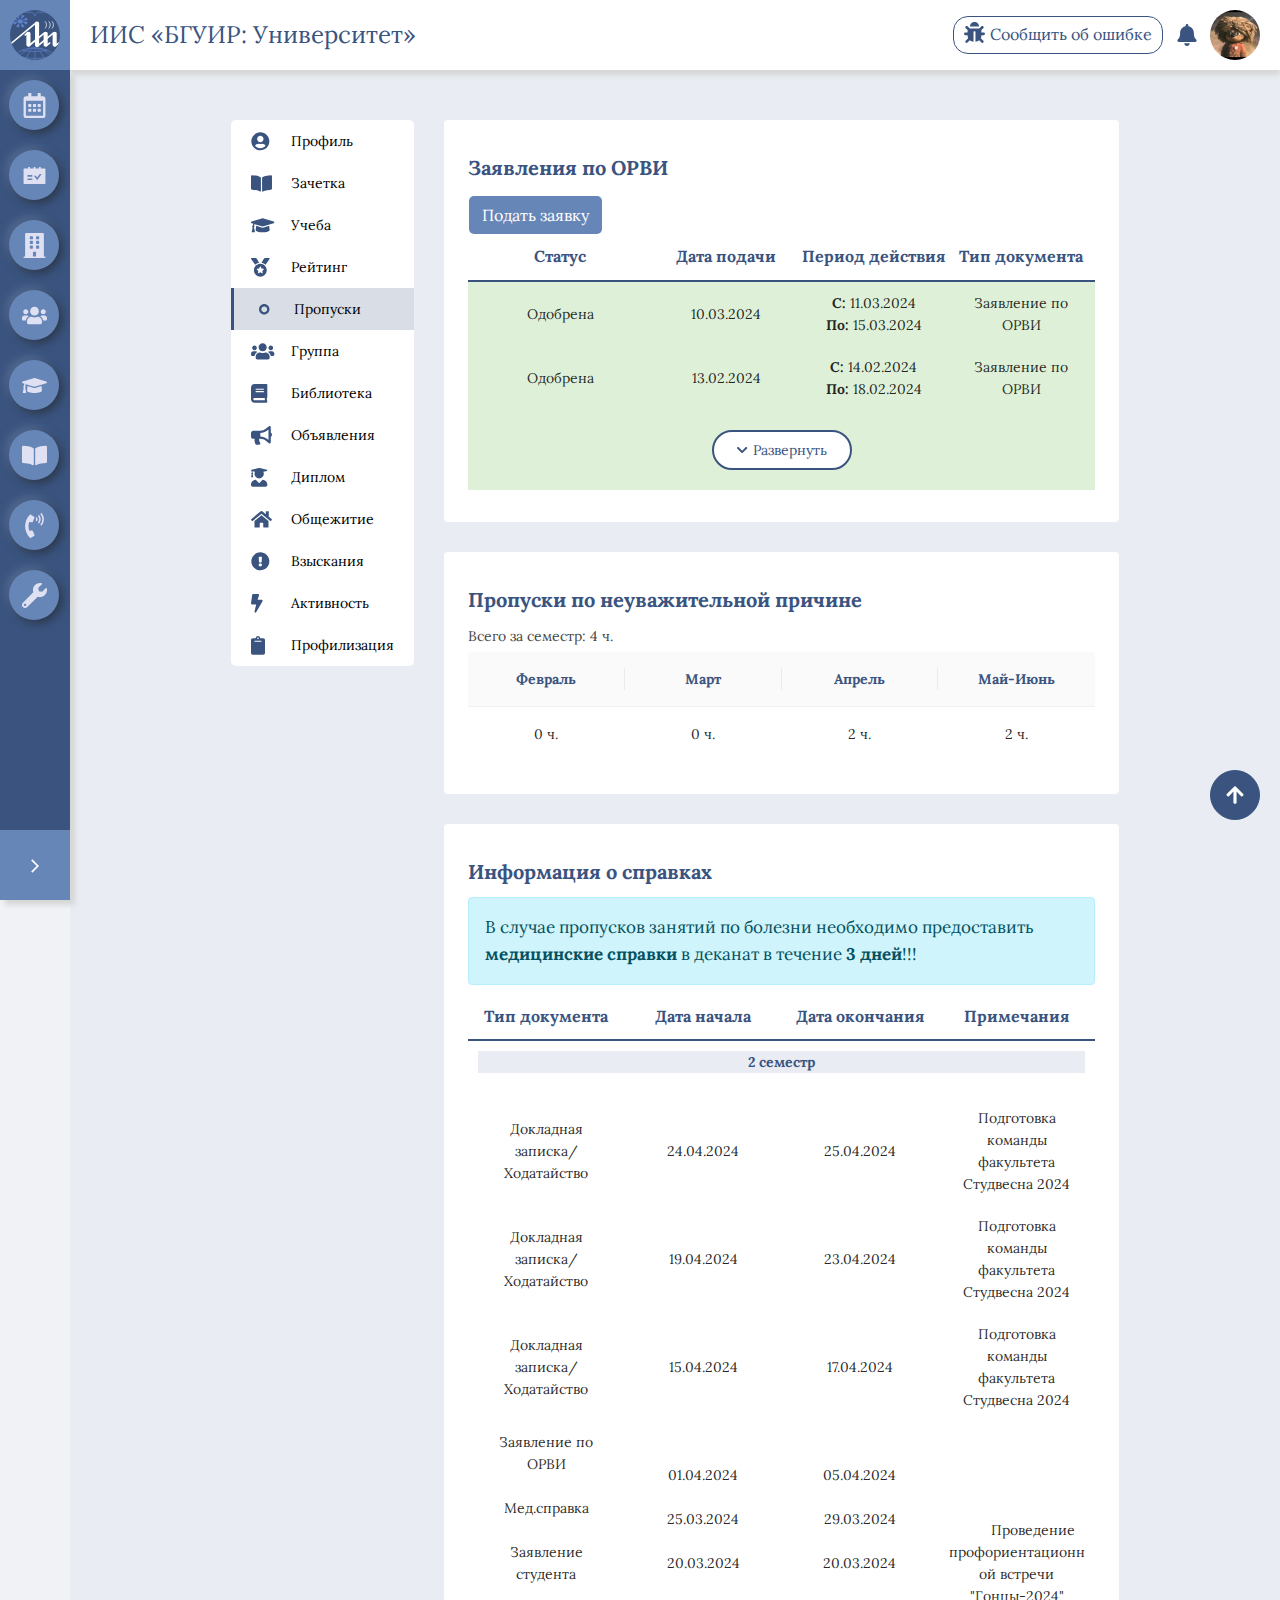
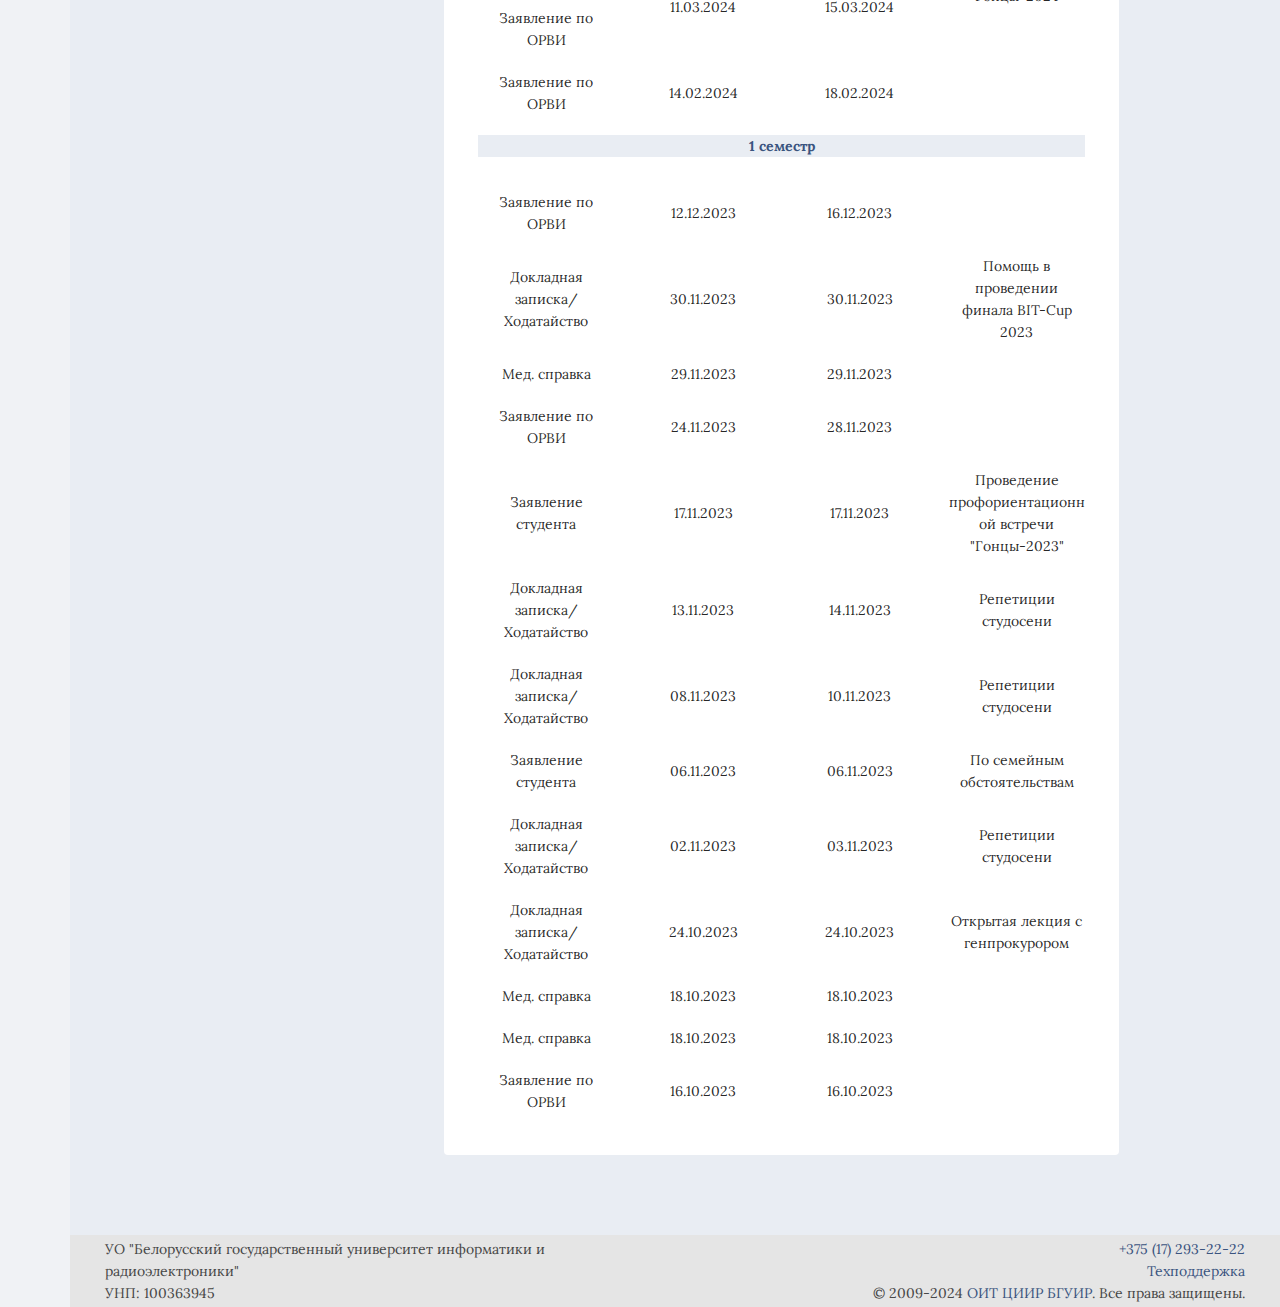
<file: onePage/index.html>
<!DOCTYPE html><html lang="ru" class="theme--default" data-scrapbook-source="https://iis.bsuir.by/personal-account/omissions" data-scrapbook-create="20240519214934367"><head><title>Интегрированная информационная система (ИИС) «БГУИР: Университет»</title><meta charset="UTF-8"><style type="text/css">svg:not(:root).svg-inline--fa {
  overflow: visible;
}

.svg-inline--fa {
  display: inline-block;
  font-size: inherit;
  height: 1em;
  overflow: visible;
  vertical-align: -0.125em;
}
.svg-inline--fa.fa-lg {
  vertical-align: -0.225em;
}
.svg-inline--fa.fa-w-1 {
  width: 0.0625em;
}
.svg-inline--fa.fa-w-2 {
  width: 0.125em;
}
.svg-inline--fa.fa-w-3 {
  width: 0.1875em;
}
.svg-inline--fa.fa-w-4 {
  width: 0.25em;
}
.svg-inline--fa.fa-w-5 {
  width: 0.3125em;
}
.svg-inline--fa.fa-w-6 {
  width: 0.375em;
}
.svg-inline--fa.fa-w-7 {
  width: 0.4375em;
}
.svg-inline--fa.fa-w-8 {
  width: 0.5em;
}
.svg-inline--fa.fa-w-9 {
  width: 0.5625em;
}
.svg-inline--fa.fa-w-10 {
  width: 0.625em;
}
.svg-inline--fa.fa-w-11 {
  width: 0.6875em;
}
.svg-inline--fa.fa-w-12 {
  width: 0.75em;
}
.svg-inline--fa.fa-w-13 {
  width: 0.8125em;
}
.svg-inline--fa.fa-w-14 {
  width: 0.875em;
}
.svg-inline--fa.fa-w-15 {
  width: 0.9375em;
}
.svg-inline--fa.fa-w-16 {
  width: 1em;
}
.svg-inline--fa.fa-w-17 {
  width: 1.0625em;
}
.svg-inline--fa.fa-w-18 {
  width: 1.125em;
}
.svg-inline--fa.fa-w-19 {
  width: 1.1875em;
}
.svg-inline--fa.fa-w-20 {
  width: 1.25em;
}
.svg-inline--fa.fa-pull-left {
  margin-right: 0.3em;
  width: auto;
}
.svg-inline--fa.fa-pull-right {
  margin-left: 0.3em;
  width: auto;
}
.svg-inline--fa.fa-border {
  height: 1.5em;
}
.svg-inline--fa.fa-li {
  width: 2em;
}
.svg-inline--fa.fa-fw {
  width: 1.25em;
}

.fa-layers svg.svg-inline--fa {
  bottom: 0;
  left: 0;
  margin: auto;
  position: absolute;
  right: 0;
  top: 0;
}

.fa-layers {
  display: inline-block;
  height: 1em;
  position: relative;
  text-align: center;
  vertical-align: -0.125em;
  width: 1em;
}
.fa-layers svg.svg-inline--fa {
  -webkit-transform-origin: center center;
          transform-origin: center center;
}

.fa-layers-counter, .fa-layers-text {
  display: inline-block;
  position: absolute;
  text-align: center;
}

.fa-layers-text {
  left: 50%;
  top: 50%;
  -webkit-transform: translate(-50%, -50%);
          transform: translate(-50%, -50%);
  -webkit-transform-origin: center center;
          transform-origin: center center;
}

.fa-layers-counter {
  background-color: #ff253a;
  border-radius: 1em;
  -webkit-box-sizing: border-box;
          box-sizing: border-box;
  color: #fff;
  height: 1.5em;
  line-height: 1;
  max-width: 5em;
  min-width: 1.5em;
  overflow: hidden;
  padding: 0.25em;
  right: 0;
  text-overflow: ellipsis;
  top: 0;
  -webkit-transform: scale(0.25);
          transform: scale(0.25);
  -webkit-transform-origin: top right;
          transform-origin: top right;
}

.fa-layers-bottom-right {
  bottom: 0;
  right: 0;
  top: auto;
  -webkit-transform: scale(0.25);
          transform: scale(0.25);
  -webkit-transform-origin: bottom right;
          transform-origin: bottom right;
}

.fa-layers-bottom-left {
  bottom: 0;
  left: 0;
  right: auto;
  top: auto;
  -webkit-transform: scale(0.25);
          transform: scale(0.25);
  -webkit-transform-origin: bottom left;
          transform-origin: bottom left;
}

.fa-layers-top-right {
  right: 0;
  top: 0;
  -webkit-transform: scale(0.25);
          transform: scale(0.25);
  -webkit-transform-origin: top right;
          transform-origin: top right;
}

.fa-layers-top-left {
  left: 0;
  right: auto;
  top: 0;
  -webkit-transform: scale(0.25);
          transform: scale(0.25);
  -webkit-transform-origin: top left;
          transform-origin: top left;
}

.fa-lg {
  font-size: 1.3333333333em;
  line-height: 0.75em;
  vertical-align: -0.0667em;
}

.fa-xs {
  font-size: 0.75em;
}

.fa-sm {
  font-size: 0.875em;
}

.fa-1x {
  font-size: 1em;
}

.fa-2x {
  font-size: 2em;
}

.fa-3x {
  font-size: 3em;
}

.fa-4x {
  font-size: 4em;
}

.fa-5x {
  font-size: 5em;
}

.fa-6x {
  font-size: 6em;
}

.fa-7x {
  font-size: 7em;
}

.fa-8x {
  font-size: 8em;
}

.fa-9x {
  font-size: 9em;
}

.fa-10x {
  font-size: 10em;
}

.fa-fw {
  text-align: center;
  width: 1.25em;
}

.fa-ul {
  list-style-type: none;
  margin-left: 2.5em;
  padding-left: 0;
}
.fa-ul > li {
  position: relative;
}

.fa-li {
  left: -2em;
  position: absolute;
  text-align: center;
  width: 2em;
  line-height: inherit;
}

.fa-border {
  border: solid 0.08em #eee;
  border-radius: 0.1em;
  padding: 0.2em 0.25em 0.15em;
}

.fa-pull-left {
  float: left;
}

.fa-pull-right {
  float: right;
}

.fa.fa-pull-left,
.fas.fa-pull-left,
.far.fa-pull-left,
.fal.fa-pull-left,
.fab.fa-pull-left {
  margin-right: 0.3em;
}
.fa.fa-pull-right,
.fas.fa-pull-right,
.far.fa-pull-right,
.fal.fa-pull-right,
.fab.fa-pull-right {
  margin-left: 0.3em;
}

.fa-spin {
  -webkit-animation: fa-spin 2s infinite linear;
          animation: fa-spin 2s infinite linear;
}

.fa-pulse {
  -webkit-animation: fa-spin 1s infinite steps(8);
          animation: fa-spin 1s infinite steps(8);
}

@-webkit-keyframes fa-spin {
  0% {
    -webkit-transform: rotate(0deg);
            transform: rotate(0deg);
  }
  100% {
    -webkit-transform: rotate(360deg);
            transform: rotate(360deg);
  }
}

@keyframes fa-spin {
  0% {
    -webkit-transform: rotate(0deg);
            transform: rotate(0deg);
  }
  100% {
    -webkit-transform: rotate(360deg);
            transform: rotate(360deg);
  }
}
.fa-rotate-90 {
  -ms-filter: "progid:DXImageTransform.Microsoft.BasicImage(rotation=1)";
  -webkit-transform: rotate(90deg);
          transform: rotate(90deg);
}

.fa-rotate-180 {
  -ms-filter: "progid:DXImageTransform.Microsoft.BasicImage(rotation=2)";
  -webkit-transform: rotate(180deg);
          transform: rotate(180deg);
}

.fa-rotate-270 {
  -ms-filter: "progid:DXImageTransform.Microsoft.BasicImage(rotation=3)";
  -webkit-transform: rotate(270deg);
          transform: rotate(270deg);
}

.fa-flip-horizontal {
  -ms-filter: "progid:DXImageTransform.Microsoft.BasicImage(rotation=0, mirror=1)";
  -webkit-transform: scale(-1, 1);
          transform: scale(-1, 1);
}

.fa-flip-vertical {
  -ms-filter: "progid:DXImageTransform.Microsoft.BasicImage(rotation=2, mirror=1)";
  -webkit-transform: scale(1, -1);
          transform: scale(1, -1);
}

.fa-flip-both, .fa-flip-horizontal.fa-flip-vertical {
  -ms-filter: "progid:DXImageTransform.Microsoft.BasicImage(rotation=2, mirror=1)";
  -webkit-transform: scale(-1, -1);
          transform: scale(-1, -1);
}

:root .fa-rotate-90,
:root .fa-rotate-180,
:root .fa-rotate-270,
:root .fa-flip-horizontal,
:root .fa-flip-vertical,
:root .fa-flip-both {
  -webkit-filter: none;
          filter: none;
}

.fa-stack {
  display: inline-block;
  height: 2em;
  position: relative;
  width: 2.5em;
}

.fa-stack-1x,
.fa-stack-2x {
  bottom: 0;
  left: 0;
  margin: auto;
  position: absolute;
  right: 0;
  top: 0;
}

.svg-inline--fa.fa-stack-1x {
  height: 1em;
  width: 1.25em;
}
.svg-inline--fa.fa-stack-2x {
  height: 2em;
  width: 2.5em;
}

.fa-inverse {
  color: #fff;
}

.sr-only {
  border: 0;
  clip: rect(0, 0, 0, 0);
  height: 1px;
  margin: -1px;
  overflow: hidden;
  padding: 0;
  position: absolute;
  width: 1px;
}

.sr-only-focusable:active, .sr-only-focusable:focus {
  clip: auto;
  height: auto;
  margin: 0;
  overflow: visible;
  position: static;
  width: auto;
}

.svg-inline--fa .fa-primary {
  fill: var(--fa-primary-color, currentColor);
  opacity: 1;
  opacity: var(--fa-primary-opacity, 1);
}

.svg-inline--fa .fa-secondary {
  fill: var(--fa-secondary-color, currentColor);
  opacity: 0.4;
  opacity: var(--fa-secondary-opacity, 0.4);
}

.svg-inline--fa.fa-swap-opacity .fa-primary {
  opacity: 0.4;
  opacity: var(--fa-secondary-opacity, 0.4);
}

.svg-inline--fa.fa-swap-opacity .fa-secondary {
  opacity: 1;
  opacity: var(--fa-primary-opacity, 1);
}

.svg-inline--fa mask .fa-primary,
.svg-inline--fa mask .fa-secondary {
  fill: black;
}

.fad.fa-inverse {
  color: #fff;
}</style><link rel="shortcut icon" href="favicon.ico"><link rel="stylesheet" href="css.css"><meta name="viewport" content="width=device-width,initial-scale=1"><meta name="theme-color" content="#000000"><meta name="google-site-verification" content="v8uOofbNYcGC8JAKnoyZcXHqA2E5SJ9-ufsuWSJT75c"><meta name="yandex-verification" content="5be2b3fcdab0efc9"><link rel="apple-touch-icon" size="120x120" href="https://iis.bsuir.by/logo.png"><link rel="manifest" href="https://iis.bsuir.by/manifest.json"><link rel="stylesheet" href="all.css"><link href="14.a54ec09a.chunk.css" rel="stylesheet"><link href="main.0229f5b1.chunk.css" rel="stylesheet"><style type="text/css">.indiana-scroll-container {
  overflow: auto; }
  .indiana-scroll-container--dragging {
    scroll-behavior: auto !important; }
    .indiana-scroll-container--dragging > * {
      pointer-events: none;
      cursor: -webkit-grab;
      cursor: grab; }
  .indiana-scroll-container--hide-scrollbars {
    overflow: hidden;
    overflow: -moz-scrollbars-none;
    -ms-overflow-style: none;
    scrollbar-width: none; }
    .indiana-scroll-container--hide-scrollbars::-webkit-scrollbar {
      display: none !important;
      height: 0 !important;
      width: 0 !important;
      background: transparent !important;
      -webkit-appearance: none !important; }
  .indiana-scroll-container--native-scroll {
    overflow: auto; }

.indiana-dragging {
  cursor: -webkit-grab;
  cursor: grab; }
</style><link rel="stylesheet" type="text/css" href="45.7076865a.chunk.css"><link rel="stylesheet" type="text/css" href="20.5fa1b1e8.chunk.css"><link rel="stylesheet" type="text/css" href="22.fd22108b.chunk.css"></head><body style=""><noscript><div><img src="45662028.gif" style="position:absolute;left:-9999px" alt=""></div></noscript><noscript>You need to enable JavaScript to run this app.</noscript><div id="root"><div class="App theme theme--default"><div class="Layout_layoutContainer__3kdz3"><section class="ant-layout ant-layout-has-sider"><div><div></div><div class="Sidebar_closedContainer__38U0k Sidebar_container_color"><div class="Sidebar_logoContainer__1xkSz Sidebar_iconContainer_color" style="box-shadow: none;"><a aria-current="page" class="active" href="https://iis.bsuir.by/"><img src="logo.8b355a4f.svg" alt="Логотип" width="50px" height="50px"><span class="Sidebar_navigationItemText__1Z-6N Sidebar_text_color">ИИС «БГУИР: Университет»</span></a></div><div class="Sidebar_navigationItemsContainer__17qcS Sidebar_navigationItemsContainer_color"><a href="https://iis.bsuir.by/schedule"><div class="Sidebar_navigationItemIcon__AdHj_ Sidebar_iconContainer_color"><svg stroke="currentColor" fill="currentColor" stroke-width="0" viewBox="0 0 448 512" height="25" width="25" xmlns="http://www.w3.org/2000/svg"><path d="M148 288h-40c-6.6 0-12-5.4-12-12v-40c0-6.6 5.4-12 12-12h40c6.6 0 12 5.4 12 12v40c0 6.6-5.4 12-12 12zm108-12v-40c0-6.6-5.4-12-12-12h-40c-6.6 0-12 5.4-12 12v40c0 6.6 5.4 12 12 12h40c6.6 0 12-5.4 12-12zm96 0v-40c0-6.6-5.4-12-12-12h-40c-6.6 0-12 5.4-12 12v40c0 6.6 5.4 12 12 12h40c6.6 0 12-5.4 12-12zm-96 96v-40c0-6.6-5.4-12-12-12h-40c-6.6 0-12 5.4-12 12v40c0 6.6 5.4 12 12 12h40c6.6 0 12-5.4 12-12zm-96 0v-40c0-6.6-5.4-12-12-12h-40c-6.6 0-12 5.4-12 12v40c0 6.6 5.4 12 12 12h40c6.6 0 12-5.4 12-12zm192 0v-40c0-6.6-5.4-12-12-12h-40c-6.6 0-12 5.4-12 12v40c0 6.6 5.4 12 12 12h40c6.6 0 12-5.4 12-12zm96-260v352c0 26.5-21.5 48-48 48H48c-26.5 0-48-21.5-48-48V112c0-26.5 21.5-48 48-48h48V12c0-6.6 5.4-12 12-12h40c6.6 0 12 5.4 12 12v52h128V12c0-6.6 5.4-12 12-12h40c6.6 0 12 5.4 12 12v52h48c26.5 0 48 21.5 48 48zm-48 346V160H48v298c0 3.3 2.7 6 6 6h340c3.3 0 6-2.7 6-6z"></path></svg></div><div class="Sidebar_navigationItemText__1Z-6N Sidebar_text_color">Расписание</div></a><a href="https://iis.bsuir.by/schedule-department"><div class="Sidebar_navigationItemIcon__AdHj_ Sidebar_iconContainer_color"><svg stroke="currentColor" fill="currentColor" stroke-width="0" viewBox="0 0 1024 1024" height="25" width="25" xmlns="http://www.w3.org/2000/svg"><path d="M928 224H768v-56c0-4.4-3.6-8-8-8h-56c-4.4 0-8 3.6-8 8v56H548v-56c0-4.4-3.6-8-8-8h-56c-4.4 0-8 3.6-8 8v56H328v-56c0-4.4-3.6-8-8-8h-56c-4.4 0-8 3.6-8 8v56H96c-17.7 0-32 14.3-32 32v576c0 17.7 14.3 32 32 32h832c17.7 0 32-14.3 32-32V256c0-17.7-14.3-32-32-32zM424 688c0 4.4-3.6 8-8 8H232c-4.4 0-8-3.6-8-8v-48c0-4.4 3.6-8 8-8h184c4.4 0 8 3.6 8 8v48zm0-136c0 4.4-3.6 8-8 8H232c-4.4 0-8-3.6-8-8v-48c0-4.4 3.6-8 8-8h184c4.4 0 8 3.6 8 8v48zm374.5-91.3l-165 228.7a15.9 15.9 0 0 1-25.8 0L493.5 531.2c-3.8-5.3 0-12.7 6.5-12.7h54.9c5.1 0 9.9 2.5 12.9 6.6l52.8 73.1 103.7-143.7c3-4.2 7.8-6.6 12.9-6.6H792c6.5.1 10.3 7.5 6.5 12.8z"></path></svg></div><div class="Sidebar_navigationItemText__1Z-6N Sidebar_text_color">Расписание кафедры</div></a><a href="https://iis.bsuir.by/departments"><div class="Sidebar_navigationItemIcon__AdHj_ Sidebar_iconContainer_color"><svg stroke="currentColor" fill="currentColor" stroke-width="0" viewBox="0 0 448 512" height="25" width="25" xmlns="http://www.w3.org/2000/svg"><path d="M436 480h-20V24c0-13.255-10.745-24-24-24H56C42.745 0 32 10.745 32 24v456H12c-6.627 0-12 5.373-12 12v20h448v-20c0-6.627-5.373-12-12-12zM128 76c0-6.627 5.373-12 12-12h40c6.627 0 12 5.373 12 12v40c0 6.627-5.373 12-12 12h-40c-6.627 0-12-5.373-12-12V76zm0 96c0-6.627 5.373-12 12-12h40c6.627 0 12 5.373 12 12v40c0 6.627-5.373 12-12 12h-40c-6.627 0-12-5.373-12-12v-40zm52 148h-40c-6.627 0-12-5.373-12-12v-40c0-6.627 5.373-12 12-12h40c6.627 0 12 5.373 12 12v40c0 6.627-5.373 12-12 12zm76 160h-64v-84c0-6.627 5.373-12 12-12h40c6.627 0 12 5.373 12 12v84zm64-172c0 6.627-5.373 12-12 12h-40c-6.627 0-12-5.373-12-12v-40c0-6.627 5.373-12 12-12h40c6.627 0 12 5.373 12 12v40zm0-96c0 6.627-5.373 12-12 12h-40c-6.627 0-12-5.373-12-12v-40c0-6.627 5.373-12 12-12h40c6.627 0 12 5.373 12 12v40zm0-96c0 6.627-5.373 12-12 12h-40c-6.627 0-12-5.373-12-12V76c0-6.627 5.373-12 12-12h40c6.627 0 12 5.373 12 12v40z"></path></svg></div><div class="Sidebar_navigationItemText__1Z-6N Sidebar_text_color">Подразделения</div></a><a href="https://iis.bsuir.by/profiles"><div class="Sidebar_navigationItemIcon__AdHj_ Sidebar_iconContainer_color"><svg stroke="currentColor" fill="currentColor" stroke-width="0" viewBox="0 0 640 512" height="25" width="25" xmlns="http://www.w3.org/2000/svg"><path d="M96 224c35.3 0 64-28.7 64-64s-28.7-64-64-64-64 28.7-64 64 28.7 64 64 64zm448 0c35.3 0 64-28.7 64-64s-28.7-64-64-64-64 28.7-64 64 28.7 64 64 64zm32 32h-64c-17.6 0-33.5 7.1-45.1 18.6 40.3 22.1 68.9 62 75.1 109.4h66c17.7 0 32-14.3 32-32v-32c0-35.3-28.7-64-64-64zm-256 0c61.9 0 112-50.1 112-112S381.9 32 320 32 208 82.1 208 144s50.1 112 112 112zm76.8 32h-8.3c-20.8 10-43.9 16-68.5 16s-47.6-6-68.5-16h-8.3C179.6 288 128 339.6 128 403.2V432c0 26.5 21.5 48 48 48h288c26.5 0 48-21.5 48-48v-28.8c0-63.6-51.6-115.2-115.2-115.2zm-223.7-13.4C161.5 263.1 145.6 256 128 256H64c-35.3 0-64 28.7-64 64v32c0 17.7 14.3 32 32 32h65.9c6.3-47.4 34.9-87.3 75.2-109.4z"></path></svg></div><div class="Sidebar_navigationItemText__1Z-6N Sidebar_text_color">Студенты</div></a><a href="https://iis.bsuir.by/rating-of-students"><div class="Sidebar_navigationItemIcon__AdHj_ Sidebar_iconContainer_color"><svg stroke="currentColor" fill="currentColor" stroke-width="0" viewBox="0 0 640 512" height="25" width="25" xmlns="http://www.w3.org/2000/svg"><path d="M622.34 153.2L343.4 67.5c-15.2-4.67-31.6-4.67-46.79 0L17.66 153.2c-23.54 7.23-23.54 38.36 0 45.59l48.63 14.94c-10.67 13.19-17.23 29.28-17.88 46.9C38.78 266.15 32 276.11 32 288c0 10.78 5.68 19.85 13.86 25.65L20.33 428.53C18.11 438.52 25.71 448 35.94 448h56.11c10.24 0 17.84-9.48 15.62-19.47L82.14 313.65C90.32 307.85 96 298.78 96 288c0-11.57-6.47-21.25-15.66-26.87.76-15.02 8.44-28.3 20.69-36.72L296.6 284.5c9.06 2.78 26.44 6.25 46.79 0l278.95-85.7c23.55-7.24 23.55-38.36 0-45.6zM352.79 315.09c-28.53 8.76-52.84 3.92-65.59 0l-145.02-44.55L128 384c0 35.35 85.96 64 192 64s192-28.65 192-64l-14.18-113.47-145.03 44.56z"></path></svg></div><div class="Sidebar_navigationItemText__1Z-6N Sidebar_text_color">Рейтинг</div></a><a href="https://iis.bsuir.by/list-of-disciplines"><div class="Sidebar_navigationItemIcon__AdHj_ Sidebar_iconContainer_color"><svg stroke="currentColor" fill="currentColor" stroke-width="0" viewBox="0 0 576 512" height="25" width="25" xmlns="http://www.w3.org/2000/svg"><path d="M542.22 32.05c-54.8 3.11-163.72 14.43-230.96 55.59-4.64 2.84-7.27 7.89-7.27 13.17v363.87c0 11.55 12.63 18.85 23.28 13.49 69.18-34.82 169.23-44.32 218.7-46.92 16.89-.89 30.02-14.43 30.02-30.66V62.75c.01-17.71-15.35-31.74-33.77-30.7zM264.73 87.64C197.5 46.48 88.58 35.17 33.78 32.05 15.36 31.01 0 45.04 0 62.75V400.6c0 16.24 13.13 29.78 30.02 30.66 49.49 2.6 149.59 12.11 218.77 46.95 10.62 5.35 23.21-1.94 23.21-13.46V100.63c0-5.29-2.62-10.14-7.27-12.99z"></path></svg></div><div class="Sidebar_navigationItemText__1Z-6N Sidebar_text_color">Перечень дисциплин</div></a><a href="https://iis.bsuir.by/phones"><div class="Sidebar_navigationItemIcon__AdHj_ Sidebar_iconContainer_color"><svg stroke="currentColor" fill="currentColor" stroke-width="0" viewBox="0 0 384 512" height="25" width="25" xmlns="http://www.w3.org/2000/svg"><path d="M97.333 506.966c-129.874-129.874-129.681-340.252 0-469.933 5.698-5.698 14.527-6.632 21.263-2.422l64.817 40.513a17.187 17.187 0 0 1 6.849 20.958l-32.408 81.021a17.188 17.188 0 0 1-17.669 10.719l-55.81-5.58c-21.051 58.261-20.612 122.471 0 179.515l55.811-5.581a17.188 17.188 0 0 1 17.669 10.719l32.408 81.022a17.188 17.188 0 0 1-6.849 20.958l-64.817 40.513a17.19 17.19 0 0 1-21.264-2.422zM247.126 95.473c11.832 20.047 11.832 45.008 0 65.055-3.95 6.693-13.108 7.959-18.718 2.581l-5.975-5.726c-3.911-3.748-4.793-9.622-2.261-14.41a32.063 32.063 0 0 0 0-29.945c-2.533-4.788-1.65-10.662 2.261-14.41l5.975-5.726c5.61-5.378 14.768-4.112 18.718 2.581zm91.787-91.187c60.14 71.604 60.092 175.882 0 247.428-4.474 5.327-12.53 5.746-17.552.933l-5.798-5.557c-4.56-4.371-4.977-11.529-.93-16.379 49.687-59.538 49.646-145.933 0-205.422-4.047-4.85-3.631-12.008.93-16.379l5.798-5.557c5.022-4.813 13.078-4.394 17.552.933zm-45.972 44.941c36.05 46.322 36.108 111.149 0 157.546-4.39 5.641-12.697 6.251-17.856 1.304l-5.818-5.579c-4.4-4.219-4.998-11.095-1.285-15.931 26.536-34.564 26.534-82.572 0-117.134-3.713-4.836-3.115-11.711 1.285-15.931l5.818-5.579c5.159-4.947 13.466-4.337 17.856 1.304z"></path></svg></div><div class="Sidebar_navigationItemText__1Z-6N Sidebar_text_color">Телефонный справочник</div></a><a href="https://iis.bsuir.by/support"><div class="Sidebar_navigationItemIcon__AdHj_ Sidebar_iconContainer_color"><svg stroke="currentColor" fill="currentColor" stroke-width="0" viewBox="0 0 512 512" height="25" width="25" xmlns="http://www.w3.org/2000/svg"><path d="M507.73 109.1c-2.24-9.03-13.54-12.09-20.12-5.51l-74.36 74.36-67.88-11.31-11.31-67.88 74.36-74.36c6.62-6.62 3.43-17.9-5.66-20.16-47.38-11.74-99.55.91-136.58 37.93-39.64 39.64-50.55 97.1-34.05 147.2L18.74 402.76c-24.99 24.99-24.99 65.51 0 90.5 24.99 24.99 65.51 24.99 90.5 0l213.21-213.21c50.12 16.71 107.47 5.68 147.37-34.22 37.07-37.07 49.7-89.32 37.91-136.73zM64 472c-13.25 0-24-10.75-24-24 0-13.26 10.75-24 24-24s24 10.74 24 24c0 13.25-10.75 24-24 24z"></path></svg></div><div class="Sidebar_navigationItemText__1Z-6N Sidebar_text_color">Техподдержка</div></a><div class="Sidebar_toggleContainer__9ePzB Sidebar_iconContainer_color"><button class="Sidebar_toggle__1YNgb" aria-label="toggle sidebar"><svg stroke="currentColor" fill="currentColor" stroke-width="0" viewBox="0 0 24 24" class="Sidebar_text_color " height="1em" width="1em" xmlns="http://www.w3.org/2000/svg" style="transition: all 0.5s ease 0s;"><path fill="none" d="M0 0h24v24H0V0z"></path><path d="M6.23 20.23L8 22l10-10L8 2 6.23 3.77 14.46 12z"></path></svg></button></div></div></div></div><section class="ant-layout Layout_container__1qRYb"><div class="NavigationHeader_navbar_color NavigationHeader_navbar__B14MR"><button class="NavigationHeader_mobileSidebarToggle__2I7xG" aria-label="toggle sidebar"><svg stroke="currentColor" fill="currentColor" stroke-width="0" viewBox="0 0 24 24" height="25" width="25" xmlns="http://www.w3.org/2000/svg"><path fill="none" d="M0 0h24v24H0V0z"></path><path d="M3 18h13v-2H3v2zm0-5h10v-2H3v2zm0-7v2h13V6H3zm18 9.59L17.42 12 21 8.41 19.59 7l-5 5 5 5L21 15.59z"></path></svg></button><a class="NavigationHeader_titleContainer__1iDEg NavigationHeader_text_color" href="https://iis.bsuir.by/">ИИС «БГУИР: Университет»</a><div class="NavigationHeader_navigationItemsContainer__1zFZQ"><button id="bugReportButtonId" class="BugReportButton_bugReportButton__3z94e BugReportButton_button" style="background: transparent; box-shadow: none;"><svg stroke="currentColor" fill="currentColor" stroke-width="0" viewBox="0 0 512 512" height="21" width="21" xmlns="http://www.w3.org/2000/svg"><path d="M511.988 288.9c-.478 17.43-15.217 31.1-32.653 31.1H424v16c0 21.864-4.882 42.584-13.6 61.145l60.228 60.228c12.496 12.497 12.496 32.758 0 45.255-12.498 12.497-32.759 12.496-45.256 0l-54.736-54.736C345.886 467.965 314.351 480 280 480V236c0-6.627-5.373-12-12-12h-24c-6.627 0-12 5.373-12 12v244c-34.351 0-65.886-12.035-90.636-32.108l-54.736 54.736c-12.498 12.497-32.759 12.496-45.256 0-12.496-12.497-12.496-32.758 0-45.255l60.228-60.228C92.882 378.584 88 357.864 88 336v-16H32.666C15.23 320 .491 306.33.013 288.9-.484 270.816 14.028 256 32 256h56v-58.745l-46.628-46.628c-12.496-12.497-12.496-32.758 0-45.255 12.498-12.497 32.758-12.497 45.256 0L141.255 160h229.489l54.627-54.627c12.498-12.497 32.758-12.497 45.256 0 12.496 12.497 12.496 32.758 0 45.255L424 197.255V256h56c17.972 0 32.484 14.816 31.988 32.9zM257 0c-61.856 0-112 50.144-112 112h224C369 50.144 318.856 0 257 0z"></path></svg><div>Сообщить об ошибке</div></button><button class="BugReportButton_mobileBugReportButton__3Q7GP MobileBugReportButton_button" aria-label="send bug report"><svg stroke="currentColor" fill="currentColor" stroke-width="0" viewBox="0 0 512 512" height="23" width="23" xmlns="http://www.w3.org/2000/svg"><path d="M511.988 288.9c-.478 17.43-15.217 31.1-32.653 31.1H424v16c0 21.864-4.882 42.584-13.6 61.145l60.228 60.228c12.496 12.497 12.496 32.758 0 45.255-12.498 12.497-32.759 12.496-45.256 0l-54.736-54.736C345.886 467.965 314.351 480 280 480V236c0-6.627-5.373-12-12-12h-24c-6.627 0-12 5.373-12 12v244c-34.351 0-65.886-12.035-90.636-32.108l-54.736 54.736c-12.498 12.497-32.759 12.496-45.256 0-12.496-12.497-12.496-32.758 0-45.255l60.228-60.228C92.882 378.584 88 357.864 88 336v-16H32.666C15.23 320 .491 306.33.013 288.9-.484 270.816 14.028 256 32 256h56v-58.745l-46.628-46.628c-12.496-12.497-12.496-32.758 0-45.255 12.498-12.497 32.758-12.497 45.256 0L141.255 160h229.489l54.627-54.627c12.498-12.497 32.758-12.497 45.256 0 12.496 12.497 12.496 32.758 0 45.255L424 197.255V256h56c17.972 0 32.484 14.816 31.988 32.9zM257 0c-61.856 0-112 50.144-112 112h224C369 50.144 318.856 0 257 0z"></path></svg></button><div style="width: 33px; height: 33px; display: flex; align-items: center; justify-content: center;"><button class="NotificationPanel_notificationButton__10dq8"><span class="ant-badge"><svg stroke="currentColor" fill="currentColor" stroke-width="0" viewBox="0 0 448 512" color="#3A547F" height="22" width="22" xmlns="http://www.w3.org/2000/svg" style="color: rgb(58, 84, 127);"><path d="M224 512c35.32 0 63.97-28.65 63.97-64H160.03c0 35.35 28.65 64 63.97 64zm215.39-149.71c-19.32-20.76-55.47-51.99-55.47-154.29 0-77.7-54.48-139.9-127.94-155.16V32c0-17.67-14.32-32-31.98-32s-31.98 14.33-31.98 32v20.84C118.56 68.1 64.08 130.3 64.08 208c0 102.3-36.15 133.53-55.47 154.29-6 6.45-8.66 14.16-8.61 21.71.11 16.4 12.98 32 32.1 32h383.8c19.12 0 32-15.6 32.1-32 .05-7.55-2.61-15.27-8.61-21.71z"></path></svg></span></button></div><span class="ant-avatar ant-avatar-circle ant-avatar-image ant-avatar-icon ant-dropdown-trigger" style="width: 50px; height: 50px; line-height: 50px; font-size: 25px; cursor: pointer; min-width: 50px;"><img src="1L6cAUczaVByTZ8q4Kx9YEWZ_qZkHbY46.jpg" alt="profile"></span></div></div><main class="ant-layout-content Layout_contentFilled__3DXbf Layout_contentFilled_color"><div class="PersonalAccountLayout_container__x5CI_"><div class="PersonalProfileNavigation_navigationContainer__3ZhR4"><a class="PersonalProfileNavigation_navigationItem__2xWcz" href="https://iis.bsuir.by/personal-account/profile"><div class="PersonalProfileNavigation_navigationItemIcon__2-i2I"><svg aria-hidden="true" focusable="false" data-prefix="fas" data-icon="user-circle" class="svg-inline--fa fa-user-circle fa-w-16 fa-lg " role="img" xmlns="http://www.w3.org/2000/svg" viewBox="0 0 496 512"><path fill="currentColor" d="M248 8C111 8 0 119 0 256s111 248 248 248 248-111 248-248S385 8 248 8zm0 96c48.6 0 88 39.4 88 88s-39.4 88-88 88-88-39.4-88-88 39.4-88 88-88zm0 344c-58.7 0-111.3-26.6-146.5-68.2 18.8-35.4 55.6-59.8 98.5-59.8 2.4 0 4.8.4 7.1 1.1 13 4.2 26.6 6.9 40.9 6.9 14.3 0 28-2.7 40.9-6.9 2.3-.7 4.7-1.1 7.1-1.1 42.9 0 79.7 24.4 98.5 59.8C359.3 421.4 306.7 448 248 448z"></path></svg></div><div class="PersonalProfileNavigation_navigationItemText__2Q4pt">Профиль</div></a><a class="PersonalProfileNavigation_navigationItem__2xWcz" href="https://iis.bsuir.by/personal-account/markbook"><div class="PersonalProfileNavigation_navigationItemIcon__2-i2I"><svg aria-hidden="true" focusable="false" data-prefix="fas" data-icon="book-open" class="svg-inline--fa fa-book-open fa-w-18 fa-lg " role="img" xmlns="http://www.w3.org/2000/svg" viewBox="0 0 576 512"><path fill="currentColor" d="M542.22 32.05c-54.8 3.11-163.72 14.43-230.96 55.59-4.64 2.84-7.27 7.89-7.27 13.17v363.87c0 11.55 12.63 18.85 23.28 13.49 69.18-34.82 169.23-44.32 218.7-46.92 16.89-.89 30.02-14.43 30.02-30.66V62.75c.01-17.71-15.35-31.74-33.77-30.7zM264.73 87.64C197.5 46.48 88.58 35.17 33.78 32.05 15.36 31.01 0 45.04 0 62.75V400.6c0 16.24 13.13 29.78 30.02 30.66 49.49 2.6 149.59 12.11 218.77 46.95 10.62 5.35 23.21-1.94 23.21-13.46V100.63c0-5.29-2.62-10.14-7.27-12.99z"></path></svg></div><div class="PersonalProfileNavigation_navigationItemText__2Q4pt">Зачетка</div></a><a class="PersonalProfileNavigation_navigationItem__2xWcz" href="https://iis.bsuir.by/personal-account/study"><div class="PersonalProfileNavigation_navigationItemIcon__2-i2I"><svg aria-hidden="true" focusable="false" data-prefix="fas" data-icon="graduation-cap" class="svg-inline--fa fa-graduation-cap fa-w-20 fa-lg " role="img" xmlns="http://www.w3.org/2000/svg" viewBox="0 0 640 512"><path fill="currentColor" d="M622.34 153.2L343.4 67.5c-15.2-4.67-31.6-4.67-46.79 0L17.66 153.2c-23.54 7.23-23.54 38.36 0 45.59l48.63 14.94c-10.67 13.19-17.23 29.28-17.88 46.9C38.78 266.15 32 276.11 32 288c0 10.78 5.68 19.85 13.86 25.65L20.33 428.53C18.11 438.52 25.71 448 35.94 448h56.11c10.24 0 17.84-9.48 15.62-19.47L82.14 313.65C90.32 307.85 96 298.78 96 288c0-11.57-6.47-21.25-15.66-26.87.76-15.02 8.44-28.3 20.69-36.72L296.6 284.5c9.06 2.78 26.44 6.25 46.79 0l278.95-85.7c23.55-7.24 23.55-38.36 0-45.6zM352.79 315.09c-28.53 8.76-52.84 3.92-65.59 0l-145.02-44.55L128 384c0 35.35 85.96 64 192 64s192-28.65 192-64l-14.18-113.47-145.03 44.56z"></path></svg></div><div class="PersonalProfileNavigation_navigationItemText__2Q4pt">Учеба</div></a><a class="PersonalProfileNavigation_navigationItem__2xWcz" href="https://iis.bsuir.by/personal-account/rating"><div class="PersonalProfileNavigation_navigationItemIcon__2-i2I"><svg aria-hidden="true" focusable="false" data-prefix="fas" data-icon="medal" class="svg-inline--fa fa-medal fa-w-16 fa-lg " role="img" xmlns="http://www.w3.org/2000/svg" viewBox="0 0 512 512"><path fill="currentColor" d="M223.75 130.75L154.62 15.54A31.997 31.997 0 0 0 127.18 0H16.03C3.08 0-4.5 14.57 2.92 25.18l111.27 158.96c29.72-27.77 67.52-46.83 109.56-53.39zM495.97 0H384.82c-11.24 0-21.66 5.9-27.44 15.54l-69.13 115.21c42.04 6.56 79.84 25.62 109.56 53.38L509.08 25.18C516.5 14.57 508.92 0 495.97 0zM256 160c-97.2 0-176 78.8-176 176s78.8 176 176 176 176-78.8 176-176-78.8-176-176-176zm92.52 157.26l-37.93 36.96 8.97 52.22c1.6 9.36-8.26 16.51-16.65 12.09L256 393.88l-46.9 24.65c-8.4 4.45-18.25-2.74-16.65-12.09l8.97-52.22-37.93-36.96c-6.82-6.64-3.05-18.23 6.35-19.59l52.43-7.64 23.43-47.52c2.11-4.28 6.19-6.39 10.28-6.39 4.11 0 8.22 2.14 10.33 6.39l23.43 47.52 52.43 7.64c9.4 1.36 13.17 12.95 6.35 19.59z"></path></svg></div><div class="PersonalProfileNavigation_navigationItemText__2Q4pt">Рейтинг</div></a><a aria-current="page" class="PersonalProfileNavigation_navigationItem__2xWcz PersonalProfileNavigation_selectedNavigationItem__2wkx4" href=""><div class="PersonalProfileNavigation_navigationItemIconForOmissions__1ecvH"><svg aria-hidden="true" focusable="false" data-prefix="fas" data-icon="genderless" class="svg-inline--fa fa-genderless fa-w-9 fa-lg " role="img" xmlns="http://www.w3.org/2000/svg" viewBox="0 0 288 512"><path fill="currentColor" d="M144 176c44.1 0 80 35.9 80 80s-35.9 80-80 80-80-35.9-80-80 35.9-80 80-80m0-64C64.5 112 0 176.5 0 256s64.5 144 144 144 144-64.5 144-144-64.5-144-144-144z"></path></svg></div><div class="PersonalProfileNavigation_navigationItemText__2Q4pt">Пропуски</div></a><a class="PersonalProfileNavigation_navigationItem__2xWcz" href="https://iis.bsuir.by/personal-account/group"><div class="PersonalProfileNavigation_navigationItemIcon__2-i2I"><svg aria-hidden="true" focusable="false" data-prefix="fas" data-icon="users" class="svg-inline--fa fa-users fa-w-20 fa-lg " role="img" xmlns="http://www.w3.org/2000/svg" viewBox="0 0 640 512"><path fill="currentColor" d="M96 224c35.3 0 64-28.7 64-64s-28.7-64-64-64-64 28.7-64 64 28.7 64 64 64zm448 0c35.3 0 64-28.7 64-64s-28.7-64-64-64-64 28.7-64 64 28.7 64 64 64zm32 32h-64c-17.6 0-33.5 7.1-45.1 18.6 40.3 22.1 68.9 62 75.1 109.4h66c17.7 0 32-14.3 32-32v-32c0-35.3-28.7-64-64-64zm-256 0c61.9 0 112-50.1 112-112S381.9 32 320 32 208 82.1 208 144s50.1 112 112 112zm76.8 32h-8.3c-20.8 10-43.9 16-68.5 16s-47.6-6-68.5-16h-8.3C179.6 288 128 339.6 128 403.2V432c0 26.5 21.5 48 48 48h288c26.5 0 48-21.5 48-48v-28.8c0-63.6-51.6-115.2-115.2-115.2zm-223.7-13.4C161.5 263.1 145.6 256 128 256H64c-35.3 0-64 28.7-64 64v32c0 17.7 14.3 32 32 32h65.9c6.3-47.4 34.9-87.3 75.2-109.4z"></path></svg></div><div class="PersonalProfileNavigation_navigationItemText__2Q4pt">Группа</div></a><a class="PersonalProfileNavigation_navigationItem__2xWcz" href="https://iis.bsuir.by/personal-account/library"><div class="PersonalProfileNavigation_navigationItemIcon__2-i2I"><svg aria-hidden="true" focusable="false" data-prefix="fas" data-icon="book" class="svg-inline--fa fa-book fa-w-14 fa-lg " role="img" xmlns="http://www.w3.org/2000/svg" viewBox="0 0 448 512"><path fill="currentColor" d="M448 360V24c0-13.3-10.7-24-24-24H96C43 0 0 43 0 96v320c0 53 43 96 96 96h328c13.3 0 24-10.7 24-24v-16c0-7.5-3.5-14.3-8.9-18.7-4.2-15.4-4.2-59.3 0-74.7 5.4-4.3 8.9-11.1 8.9-18.6zM128 134c0-3.3 2.7-6 6-6h212c3.3 0 6 2.7 6 6v20c0 3.3-2.7 6-6 6H134c-3.3 0-6-2.7-6-6v-20zm0 64c0-3.3 2.7-6 6-6h212c3.3 0 6 2.7 6 6v20c0 3.3-2.7 6-6 6H134c-3.3 0-6-2.7-6-6v-20zm253.4 250H96c-17.7 0-32-14.3-32-32 0-17.6 14.4-32 32-32h285.4c-1.9 17.1-1.9 46.9 0 64z"></path></svg></div><div class="PersonalProfileNavigation_navigationItemText__2Q4pt">Библиотека</div></a><a class="PersonalProfileNavigation_navigationItem__2xWcz" href="https://iis.bsuir.by/personal-account/announcements"><div class="PersonalProfileNavigation_navigationItemIcon__2-i2I"><svg aria-hidden="true" focusable="false" data-prefix="fas" data-icon="bullhorn" class="svg-inline--fa fa-bullhorn fa-w-18 fa-lg " role="img" xmlns="http://www.w3.org/2000/svg" viewBox="0 0 576 512"><path fill="currentColor" d="M576 240c0-23.63-12.95-44.04-32-55.12V32.01C544 23.26 537.02 0 512 0c-7.12 0-14.19 2.38-19.98 7.02l-85.03 68.03C364.28 109.19 310.66 128 256 128H64c-35.35 0-64 28.65-64 64v96c0 35.35 28.65 64 64 64h33.7c-1.39 10.48-2.18 21.14-2.18 32 0 39.77 9.26 77.35 25.56 110.94 5.19 10.69 16.52 17.06 28.4 17.06h74.28c26.05 0 41.69-29.84 25.9-50.56-16.4-21.52-26.15-48.36-26.15-77.44 0-11.11 1.62-21.79 4.41-32H256c54.66 0 108.28 18.81 150.98 52.95l85.03 68.03a32.023 32.023 0 0 0 19.98 7.02c24.92 0 32-22.78 32-32V295.13C563.05 284.04 576 263.63 576 240zm-96 141.42l-33.05-26.44C392.95 311.78 325.12 288 256 288v-96c69.12 0 136.95-23.78 190.95-66.98L480 98.58v282.84z"></path></svg></div><div class="PersonalProfileNavigation_navigationItemText__2Q4pt">Объявления</div></a><a class="PersonalProfileNavigation_navigationItem__2xWcz" href="https://iis.bsuir.by/personal-account/graduate"><div class="PersonalProfileNavigation_navigationItemIcon__2-i2I"><svg aria-hidden="true" focusable="false" data-prefix="fas" data-icon="user-graduate" class="svg-inline--fa fa-user-graduate fa-w-14 fa-lg " role="img" xmlns="http://www.w3.org/2000/svg" viewBox="0 0 448 512"><path fill="currentColor" d="M319.4 320.6L224 416l-95.4-95.4C57.1 323.7 0 382.2 0 454.4v9.6c0 26.5 21.5 48 48 48h352c26.5 0 48-21.5 48-48v-9.6c0-72.2-57.1-130.7-128.6-133.8zM13.6 79.8l6.4 1.5v58.4c-7 4.2-12 11.5-12 20.3 0 8.4 4.6 15.4 11.1 19.7L3.5 242c-1.7 6.9 2.1 14 7.6 14h41.8c5.5 0 9.3-7.1 7.6-14l-15.6-62.3C51.4 175.4 56 168.4 56 160c0-8.8-5-16.1-12-20.3V87.1l66 15.9c-8.6 17.2-14 36.4-14 57 0 70.7 57.3 128 128 128s128-57.3 128-128c0-20.6-5.3-39.8-14-57l96.3-23.2c18.2-4.4 18.2-27.1 0-31.5l-190.4-46c-13-3.1-26.7-3.1-39.7 0L13.6 48.2c-18.1 4.4-18.1 27.2 0 31.6z"></path></svg></div><div class="PersonalProfileNavigation_navigationItemText__2Q4pt">Диплом</div></a><a class="PersonalProfileNavigation_navigationItem__2xWcz" href="https://iis.bsuir.by/personal-account/dormitory"><div class="PersonalProfileNavigation_navigationItemIcon__2-i2I"><svg aria-hidden="true" focusable="false" data-prefix="fas" data-icon="home" class="svg-inline--fa fa-home fa-w-18 fa-lg " role="img" xmlns="http://www.w3.org/2000/svg" viewBox="0 0 576 512"><path fill="currentColor" d="M280.37 148.26L96 300.11V464a16 16 0 0 0 16 16l112.06-.29a16 16 0 0 0 15.92-16V368a16 16 0 0 1 16-16h64a16 16 0 0 1 16 16v95.64a16 16 0 0 0 16 16.05L464 480a16 16 0 0 0 16-16V300L295.67 148.26a12.19 12.19 0 0 0-15.3 0zM571.6 251.47L488 182.56V44.05a12 12 0 0 0-12-12h-56a12 12 0 0 0-12 12v72.61L318.47 43a48 48 0 0 0-61 0L4.34 251.47a12 12 0 0 0-1.6 16.9l25.5 31A12 12 0 0 0 45.15 301l235.22-193.74a12.19 12.19 0 0 1 15.3 0L530.9 301a12 12 0 0 0 16.9-1.6l25.5-31a12 12 0 0 0-1.7-16.93z"></path></svg></div><div class="PersonalProfileNavigation_navigationItemText__2Q4pt">Общежитие</div></a><a class="PersonalProfileNavigation_navigationItem__2xWcz" href="https://iis.bsuir.by/personal-account/penalty"><div class="PersonalProfileNavigation_navigationItemIcon__2-i2I"><svg aria-hidden="true" focusable="false" data-prefix="fas" data-icon="exclamation-circle" class="svg-inline--fa fa-exclamation-circle fa-w-16 fa-lg " role="img" xmlns="http://www.w3.org/2000/svg" viewBox="0 0 512 512"><path fill="currentColor" d="M504 256c0 136.997-111.043 248-248 248S8 392.997 8 256C8 119.083 119.043 8 256 8s248 111.083 248 248zm-248 50c-25.405 0-46 20.595-46 46s20.595 46 46 46 46-20.595 46-46-20.595-46-46-46zm-43.673-165.346l7.418 136c.347 6.364 5.609 11.346 11.982 11.346h48.546c6.373 0 11.635-4.982 11.982-11.346l7.418-136c.375-6.874-5.098-12.654-11.982-12.654h-63.383c-6.884 0-12.356 5.78-11.981 12.654z"></path></svg></div><div class="PersonalProfileNavigation_navigationItemText__2Q4pt">Взыскания</div></a><a class="PersonalProfileNavigation_navigationItem__2xWcz" href="https://iis.bsuir.by/personal-account/social-and-research-work"><div class="PersonalProfileNavigation_navigationItemIcon__2-i2I"><svg aria-hidden="true" focusable="false" data-prefix="fas" data-icon="bolt" class="svg-inline--fa fa-bolt fa-w-10 fa-lg " role="img" xmlns="http://www.w3.org/2000/svg" viewBox="0 0 320 512"><path fill="currentColor" d="M296 160H180.6l42.6-129.8C227.2 15 215.7 0 200 0H56C44 0 33.8 8.9 32.2 20.8l-32 240C-1.7 275.2 9.5 288 24 288h118.7L96.6 482.5c-3.6 15.2 8 29.5 23.3 29.5 8.4 0 16.4-4.4 20.8-12l176-304c9.3-15.9-2.2-36-20.7-36z"></path></svg></div><div class="PersonalProfileNavigation_navigationItemText__2Q4pt">Активность</div></a><a class="PersonalProfileNavigation_navigationItem__2xWcz" href="https://iis.bsuir.by/personal-account/profiling"><div class="PersonalProfileNavigation_navigationItemIcon__2-i2I"><svg aria-hidden="true" focusable="false" data-prefix="fas" data-icon="clipboard" class="svg-inline--fa fa-clipboard fa-w-12 fa-lg " role="img" xmlns="http://www.w3.org/2000/svg" viewBox="0 0 384 512"><path fill="currentColor" d="M384 112v352c0 26.51-21.49 48-48 48H48c-26.51 0-48-21.49-48-48V112c0-26.51 21.49-48 48-48h80c0-35.29 28.71-64 64-64s64 28.71 64 64h80c26.51 0 48 21.49 48 48zM192 40c-13.255 0-24 10.745-24 24s10.745 24 24 24 24-10.745 24-24-10.745-24-24-24m96 114v-20a6 6 0 0 0-6-6H102a6 6 0 0 0-6 6v20a6 6 0 0 0 6 6h180a6 6 0 0 0 6-6z"></path></svg></div><div class="PersonalProfileNavigation_navigationItemText__2Q4pt">Профилизация</div></a></div><main class="PersonalAccountLayout_content__3Xi49"><div class="OmissionPage_container__3NY_E"><div class="OmissionRequestsCard_card__3L6Hb card"><div class="OmissionRequestsCard_card__header__fzUhc card-header" style="padding: 0px;">Заявления по ОРВИ</div><div class="OmissionRequestsCard_createOmissionButton__1O5cb"><div class="OmissionPage_state__26FwS card"><div class="OmissionPage_body__xsFp2 card-body"><div class="OmissionPage_title__3u0cG card-title h5"></div><div><button type="button" class="OmissionPage_button__1yHCC btn btn-primary">Подать заявку</button></div></div></div></div><div><div><table class="OmissionRequestsCard_tableContainer__1n4sT"><tbody><tr><th>Статус</th><th>Дата подачи</th><th>Период действия</th><th>Тип документа</th></tr><tr class="OmissionRequestsCard_approved__JplTH"><td class="OmissionRequestsCard_centredTableCell__2w-eN" width="15%">Одобрена</td><td class="OmissionRequestsCard_centredTableCell__2w-eN" width="12%">10.03.2024</td><td class="OmissionRequestsCard_centredTableCell__2w-eN" width="12%"><div><strong>С: </strong><span style="text-align: right;">11.03.2024</span></div><strong>По: </strong>15.03.2024</td><td class="OmissionRequestsCard_centredTableCell__2w-eN" width="12%">Заявление по ОРВИ</td></tr><tr class="OmissionRequestsCard_approved__JplTH"><td class="OmissionRequestsCard_centredTableCell__2w-eN" width="15%">Одобрена</td><td class="OmissionRequestsCard_centredTableCell__2w-eN" width="12%">13.02.2024</td><td class="OmissionRequestsCard_centredTableCell__2w-eN" width="12%"><div><strong>С: </strong><span style="text-align: right;">14.02.2024</span></div><strong>По: </strong>18.02.2024</td><td class="OmissionRequestsCard_centredTableCell__2w-eN" width="12%">Заявление по ОРВИ</td></tr></tbody></table><div class="OmissionRequestsCard_toggleContainer__Nhcg- OmissionRequestsCard_approvedToggle__2n4N-"><button class="OmissionRequestsCard_toggle__2BtEm"><svg aria-hidden="true" focusable="false" data-prefix="fas" data-icon="chevron-down" class="svg-inline--fa fa-chevron-down fa-w-14 OmissionRequestsCard_icon__2I_dE" role="img" xmlns="http://www.w3.org/2000/svg" viewBox="0 0 448 512"><path fill="currentColor" d="M207.029 381.476L12.686 187.132c-9.373-9.373-9.373-24.569 0-33.941l22.667-22.667c9.357-9.357 24.522-9.375 33.901-.04L224 284.505l154.745-154.021c9.379-9.335 24.544-9.317 33.901.04l22.667 22.667c9.373 9.373 9.373 24.569 0 33.941L240.971 381.476c-9.373 9.372-24.569 9.372-33.942 0z"></path></svg><span style="margin-left: 5px;">Развернуть</span></button></div></div></div></div><div><div class="OmissionCertificates_card__3HXct card" style="margin-bottom: 30px;"><div class="OmissionCertificates_card__header__27rKp card-header" style="margin-bottom: 10px;">Пропуски по неуважительной причине</div><div><div style="color: rgb(71, 71, 71); margin-bottom: 5px;">Всего за семестр: 4 ч.</div><div class="ant-table-wrapper OmissionCertificates_table__3HMT1"><div class="ant-spin-nested-loading"><div class="ant-spin-container"><div class="ant-table ant-table-scroll-horizontal"><div class="ant-table-container"><div class="ant-table-content" style="overflow: auto hidden;"><table style="width: max-content; min-width: 100%; table-layout: auto;"><colgroup><col style="width: 25%;"><col style="width: 25%;"><col style="width: 25%;"><col style="width: 25%;"></colgroup><thead class="ant-table-thead"><tr><th class="ant-table-cell" style="text-align: center;">Февраль</th><th class="ant-table-cell" style="text-align: center;">Март</th><th class="ant-table-cell" style="text-align: center;">Апрель</th><th class="ant-table-cell" style="text-align: center;">Май-Июнь</th></tr></thead><tbody class="ant-table-tbody"><tr aria-hidden="true" class="ant-table-measure-row" style="height: 0px; font-size: 0px;"><td style="padding: 0px; border: 0px; height: 0px;"><div style="height: 0px; overflow: hidden;">&nbsp;</div></td><td style="padding: 0px; border: 0px; height: 0px;"><div style="height: 0px; overflow: hidden;">&nbsp;</div></td><td style="padding: 0px; border: 0px; height: 0px;"><div style="height: 0px; overflow: hidden;">&nbsp;</div></td><td style="padding: 0px; border: 0px; height: 0px;"><div style="height: 0px; overflow: hidden;">&nbsp;</div></td></tr><tr class="ant-table-row ant-table-row-level-0"><td class="ant-table-cell" style="text-align: center;"><div>0 ч.</div></td><td class="ant-table-cell" style="text-align: center;"><div>0 ч.</div></td><td class="ant-table-cell" style="text-align: center;"><div>2 ч.</div></td><td class="ant-table-cell" style="text-align: center;"><div>2 ч.</div></td></tr></tbody></table></div></div></div></div></div></div></div></div><div class="OmissionCertificates_card__3HXct card"><div class="OmissionCertificates_card__header__27rKp card-header">Информация о справках</div><div role="alert" class="fade alert alert-info show" style="margin-top: 10px; margin-bottom: 10px;"><div style="font-size: 17px;">В случае пропусков занятий по болезни необходимо предоставить <b>медицинские справки</b> в деканат в течение <b>3 дней</b>!!!</div></div><div><div><table class="OmissionCertificates_tableContainer__2BCtw"><tbody><tr><th>Тип документа</th><th>Дата начала</th><th>Дата окончания</th><th>Примечания</th></tr><tr><td colspan="4"><div><p style="background: rgb(233, 237, 243); text-align: center; color: rgb(58, 84, 127); font-weight: bold;">2 семестр</p></div></td></tr><tr><td class="OmissionCertificates_centredTableCell__MxrUU" width="12%">Докладная записка/Ходатайство</td><td class="OmissionCertificates_centredTableCell__MxrUU" width="12%">24.04.2024</td><td class="OmissionCertificates_centredTableCell__MxrUU" width="12%">25.04.2024</td><td class="OmissionCertificates_centredTableCell__MxrUU" width="12%">Подготовка команды факультета Студвесна 2024</td></tr><tr><td class="OmissionCertificates_centredTableCell__MxrUU" width="12%">Докладная записка/Ходатайство</td><td class="OmissionCertificates_centredTableCell__MxrUU" width="12%">19.04.2024</td><td class="OmissionCertificates_centredTableCell__MxrUU" width="12%">23.04.2024</td><td class="OmissionCertificates_centredTableCell__MxrUU" width="12%">Подготовка команды факультета Студвесна 2024</td></tr><tr><td class="OmissionCertificates_centredTableCell__MxrUU" width="12%">Докладная записка/Ходатайство</td><td class="OmissionCertificates_centredTableCell__MxrUU" width="12%">15.04.2024</td><td class="OmissionCertificates_centredTableCell__MxrUU" width="12%">17.04.2024</td><td class="OmissionCertificates_centredTableCell__MxrUU" width="12%">Подготовка команды факультета Студвесна 2024</td></tr><tr><td class="OmissionCertificates_centredTableCell__MxrUU" width="12%">Заявление по ОРВИ<br><br>Мед.справка<br><br>Заявление студента<br><br>Заявление по ОРВИ</td><td class="OmissionCertificates_centredTableCell__MxrUU" width="12%">01.04.2024<br><br>25.03.2024<br><br>20.03.2024<br><br>11.03.2024</td><td class="OmissionCertificates_centredTableCell__MxrUU" width="12%">05.04.2024<br><br>29.03.2024<br><br>20.03.2024<br><br>15.03.2024</td><td class="OmissionCertificates_centredTableCell__MxrUU" width="12%"><br><br><span style="white-space:pre">	</span>Проведение профориентационной встречи "Гонцы-2024"</td></tr><tr><td class="OmissionCertificates_centredTableCell__MxrUU" width="12%">Заявление по ОРВИ</td><td class="OmissionCertificates_centredTableCell__MxrUU" width="12%">14.02.2024</td><td class="OmissionCertificates_centredTableCell__MxrUU" width="12%">18.02.2024</td><td class="OmissionCertificates_centredTableCell__MxrUU" width="12%"></td></tr><tr><td colspan="4"><div><p style="background: rgb(233, 237, 243); text-align: center; color: rgb(58, 84, 127); font-weight: bold;">1 семестр</p></div></td></tr><tr><td class="OmissionCertificates_centredTableCell__MxrUU" width="12%">Заявление по ОРВИ</td><td class="OmissionCertificates_centredTableCell__MxrUU" width="12%">12.12.2023</td><td class="OmissionCertificates_centredTableCell__MxrUU" width="12%">16.12.2023</td><td class="OmissionCertificates_centredTableCell__MxrUU" width="12%"></td></tr><tr><td class="OmissionCertificates_centredTableCell__MxrUU" width="12%">Докладная записка/Ходатайство</td><td class="OmissionCertificates_centredTableCell__MxrUU" width="12%">30.11.2023</td><td class="OmissionCertificates_centredTableCell__MxrUU" width="12%">30.11.2023</td><td class="OmissionCertificates_centredTableCell__MxrUU" width="12%">Помощь в проведении финала BIT-Cup 2023	</td></tr><tr><td class="OmissionCertificates_centredTableCell__MxrUU" width="12%">Мед. справка</td><td class="OmissionCertificates_centredTableCell__MxrUU" width="12%">29.11.2023</td><td class="OmissionCertificates_centredTableCell__MxrUU" width="12%">29.11.2023</td><td class="OmissionCertificates_centredTableCell__MxrUU" width="12%"></td></tr><tr><td class="OmissionCertificates_centredTableCell__MxrUU" width="12%">Заявление по ОРВИ</td><td class="OmissionCertificates_centredTableCell__MxrUU" width="12%">24.11.2023</td><td class="OmissionCertificates_centredTableCell__MxrUU" width="12%">28.11.2023</td><td class="OmissionCertificates_centredTableCell__MxrUU" width="12%"></td></tr><tr><td class="OmissionCertificates_centredTableCell__MxrUU" width="12%">Заявление студента</td><td class="OmissionCertificates_centredTableCell__MxrUU" width="12%">17.11.2023</td><td class="OmissionCertificates_centredTableCell__MxrUU" width="12%">17.11.2023</td><td class="OmissionCertificates_centredTableCell__MxrUU" width="12%">Проведение профориентационной встречи "Гонцы-2023"</td></tr><tr><td class="OmissionCertificates_centredTableCell__MxrUU" width="12%">Докладная записка/Ходатайство</td><td class="OmissionCertificates_centredTableCell__MxrUU" width="12%">13.11.2023</td><td class="OmissionCertificates_centredTableCell__MxrUU" width="12%">14.11.2023</td><td class="OmissionCertificates_centredTableCell__MxrUU" width="12%">Репетиции студосени</td></tr><tr><td class="OmissionCertificates_centredTableCell__MxrUU" width="12%">Докладная записка/Ходатайство</td><td class="OmissionCertificates_centredTableCell__MxrUU" width="12%">08.11.2023</td><td class="OmissionCertificates_centredTableCell__MxrUU" width="12%">10.11.2023</td><td class="OmissionCertificates_centredTableCell__MxrUU" width="12%">Репетиции студосени</td></tr><tr><td class="OmissionCertificates_centredTableCell__MxrUU" width="12%">Заявление студента</td><td class="OmissionCertificates_centredTableCell__MxrUU" width="12%">06.11.2023</td><td class="OmissionCertificates_centredTableCell__MxrUU" width="12%">06.11.2023</td><td class="OmissionCertificates_centredTableCell__MxrUU" width="12%">По семейным обстоятельствам</td></tr><tr><td class="OmissionCertificates_centredTableCell__MxrUU" width="12%">Докладная записка/Ходатайство</td><td class="OmissionCertificates_centredTableCell__MxrUU" width="12%">02.11.2023</td><td class="OmissionCertificates_centredTableCell__MxrUU" width="12%">03.11.2023</td><td class="OmissionCertificates_centredTableCell__MxrUU" width="12%">Репетиции студосени</td></tr><tr><td class="OmissionCertificates_centredTableCell__MxrUU" width="12%">Докладная записка/Ходатайство</td><td class="OmissionCertificates_centredTableCell__MxrUU" width="12%">24.10.2023</td><td class="OmissionCertificates_centredTableCell__MxrUU" width="12%">24.10.2023</td><td class="OmissionCertificates_centredTableCell__MxrUU" width="12%">Открытая лекция с генпрокурором</td></tr><tr><td class="OmissionCertificates_centredTableCell__MxrUU" width="12%">Мед. справка</td><td class="OmissionCertificates_centredTableCell__MxrUU" width="12%">18.10.2023</td><td class="OmissionCertificates_centredTableCell__MxrUU" width="12%">18.10.2023</td><td class="OmissionCertificates_centredTableCell__MxrUU" width="12%"></td></tr><tr><td class="OmissionCertificates_centredTableCell__MxrUU" width="12%">Мед. справка</td><td class="OmissionCertificates_centredTableCell__MxrUU" width="12%">18.10.2023</td><td class="OmissionCertificates_centredTableCell__MxrUU" width="12%">18.10.2023</td><td class="OmissionCertificates_centredTableCell__MxrUU" width="12%"></td></tr><tr><td class="OmissionCertificates_centredTableCell__MxrUU" width="12%">Заявление по ОРВИ</td><td class="OmissionCertificates_centredTableCell__MxrUU" width="12%">16.10.2023</td><td class="OmissionCertificates_centredTableCell__MxrUU" width="12%">16.10.2023</td><td class="OmissionCertificates_centredTableCell__MxrUU" width="12%"></td></tr></tbody></table></div></div></div></div></div></main></div></main><div duration="50" class="ant-back-top ScrollUpButton_scrollUpButtonContainer__28g_p"><div class="ScrollUpButton_scrollUpButton__jQKUZ ScrollUpButton_color"><svg stroke="currentColor" fill="currentColor" stroke-width="0" viewBox="0 0 448 512" height="20" width="20" xmlns="http://www.w3.org/2000/svg"><path d="M34.9 289.5l-22.2-22.2c-9.4-9.4-9.4-24.6 0-33.9L207 39c9.4-9.4 24.6-9.4 33.9 0l194.3 194.3c9.4 9.4 9.4 24.6 0 33.9L413 289.4c-9.5 9.5-25 9.3-34.3-.4L264 168.6V456c0 13.3-10.7 24-24 24h-32c-13.3 0-24-10.7-24-24V168.6L69.2 289.1c-9.3 9.8-24.8 10-34.3.4z"></path></svg></div></div><div class="Footer_footerContainer__1lR7P Footer_color"><div class="Footer_information__2aSmk"><div>УО "Белорусский государственный университет информатики и радиоэлектроники"</div><div>УНП: 100363945</div></div><div class="Footer_support__1728-"><div class="Footer_supportLinks__2gjkt"><a href="tel:+375172932222" class="UnderlinedLink_underline__4y7qN Link_underline_color">+375 (17) 293-22-22</a><a class="UnderlinedLink_underline__4y7qN Link_underline_color" href="https://iis.bsuir.by/support">Техподдержка</a></div><div>© 2009-2024 <a class="UnderlinedLink_underline__4y7qN Link_underline_color" href="https://iis.bsuir.by/about">ОИТ ЦИИР БГУИР</a>. Все права защищены.</div></div></div></section></section></div></div></div><div style="position: absolute; top: 0px; left: 0px; width: 100%;"><div><div class="ant-dropdown ant-dropdown-show-arrow ant-dropdown-placement-bottomRight  ant-dropdown-hidden" style="max-width: 250px; min-width: 50px; left: 261px; top: -935px;"><div class="ant-dropdown-arrow"></div><ul class="ant-dropdown-menu ant-dropdown-menu-root ant-dropdown-menu-vertical ant-dropdown-menu-light" role="menu" tabindex="0" data-menu-list="true" data-dropdown-inject="true"><li class="ant-dropdown-menu-item ant-dropdown-menu-item-only-child" role="menuitem" tabindex="-1" data-menu-id="rc-menu-uuid-18019-1-0" style="pointer-events: none;"><span class="ant-dropdown-menu-title-content"><div class="PersonalProfileToggle_fioContainer__YWT4j PersonalProfileToggle_title_color">Козлов Максим Владимирович</div></span></li><li class="ant-dropdown-menu-item" role="menuitem" tabindex="-1" data-menu-id="rc-menu-uuid-18019-1-1"><svg stroke="currentColor" fill="currentColor" stroke-width="0" viewBox="0 0 1024 1024" class="ant-dropdown-menu-item-icon" height="20" width="20" xmlns="http://www.w3.org/2000/svg"><path d="M858.5 763.6a374 374 0 0 0-80.6-119.5 375.63 375.63 0 0 0-119.5-80.6c-.4-.2-.8-.3-1.2-.5C719.5 518 760 444.7 760 362c0-137-111-248-248-248S264 225 264 362c0 82.7 40.5 156 102.8 201.1-.4.2-.8.3-1.2.5-44.8 18.9-85 46-119.5 80.6a375.63 375.63 0 0 0-80.6 119.5A371.7 371.7 0 0 0 136 901.8a8 8 0 0 0 8 8.2h60c4.4 0 7.9-3.5 8-7.8 2-77.2 33-149.5 87.8-204.3 56.7-56.7 132-87.9 212.2-87.9s155.5 31.2 212.2 87.9C779 752.7 810 825 812 902.2c.1 4.4 3.6 7.8 8 7.8h60a8 8 0 0 0 8-8.2c-1-47.8-10.9-94.3-29.5-138.2zM512 534c-45.9 0-89.1-17.9-121.6-50.4S340 407.9 340 362c0-45.9 17.9-89.1 50.4-121.6S466.1 190 512 190s89.1 17.9 121.6 50.4S684 316.1 684 362c0 45.9-17.9 89.1-50.4 121.6S557.9 534 512 534z"></path></svg><span class="ant-dropdown-menu-title-content"><a href="https://iis.bsuir.by/personal-account/profile">Личный кабинет</a></span></li><li class="ant-dropdown-menu-item" role="menuitem" tabindex="-1" data-menu-id="rc-menu-uuid-18019-1-3"><svg stroke="currentColor" fill="currentColor" stroke-width="0" viewBox="0 0 512 512" class="ant-dropdown-menu-item-icon" height="20" width="20" xmlns="http://www.w3.org/2000/svg"><path fill="none" stroke-linecap="round" stroke-linejoin="round" stroke-width="32" d="M262.29 192.31a64 64 0 1057.4 57.4 64.13 64.13 0 00-57.4-57.4zM416.39 256a154.34 154.34 0 01-1.53 20.79l45.21 35.46a10.81 10.81 0 012.45 13.75l-42.77 74a10.81 10.81 0 01-13.14 4.59l-44.9-18.08a16.11 16.11 0 00-15.17 1.75A164.48 164.48 0 01325 400.8a15.94 15.94 0 00-8.82 12.14l-6.73 47.89a11.08 11.08 0 01-10.68 9.17h-85.54a11.11 11.11 0 01-10.69-8.87l-6.72-47.82a16.07 16.07 0 00-9-12.22 155.3 155.3 0 01-21.46-12.57 16 16 0 00-15.11-1.71l-44.89 18.07a10.81 10.81 0 01-13.14-4.58l-42.77-74a10.8 10.8 0 012.45-13.75l38.21-30a16.05 16.05 0 006-14.08c-.36-4.17-.58-8.33-.58-12.5s.21-8.27.58-12.35a16 16 0 00-6.07-13.94l-38.19-30A10.81 10.81 0 0149.48 186l42.77-74a10.81 10.81 0 0113.14-4.59l44.9 18.08a16.11 16.11 0 0015.17-1.75A164.48 164.48 0 01187 111.2a15.94 15.94 0 008.82-12.14l6.73-47.89A11.08 11.08 0 01213.23 42h85.54a11.11 11.11 0 0110.69 8.87l6.72 47.82a16.07 16.07 0 009 12.22 155.3 155.3 0 0121.46 12.57 16 16 0 0015.11 1.71l44.89-18.07a10.81 10.81 0 0113.14 4.58l42.77 74a10.8 10.8 0 01-2.45 13.75l-38.21 30a16.05 16.05 0 00-6.05 14.08c.33 4.14.55 8.3.55 12.47z"></path></svg><span class="ant-dropdown-menu-title-content"><a href="https://iis.bsuir.by/personal-account/settings">Настройки</a></span></li><li class="ant-dropdown-menu-item" role="menuitem" tabindex="-1" data-menu-id="rc-menu-uuid-18019-1-5"><svg stroke="currentColor" fill="currentColor" stroke-width="0" viewBox="0 0 512 512" class="ant-dropdown-menu-item-icon" height="20" width="20" xmlns="http://www.w3.org/2000/svg"><path fill="none" stroke-linecap="round" stroke-linejoin="round" stroke-width="32" d="M304 336v40a40 40 0 01-40 40H104a40 40 0 01-40-40V136a40 40 0 0140-40h152c22.09 0 48 17.91 48 40v40m64 160l80-80-80-80m-192 80h256"></path></svg><span class="ant-dropdown-menu-title-content"><div style="width: 100%;">Выйти</div></span></li></ul><div aria-hidden="true" style="display: none;"></div></div></div></div></body></html>
</file>
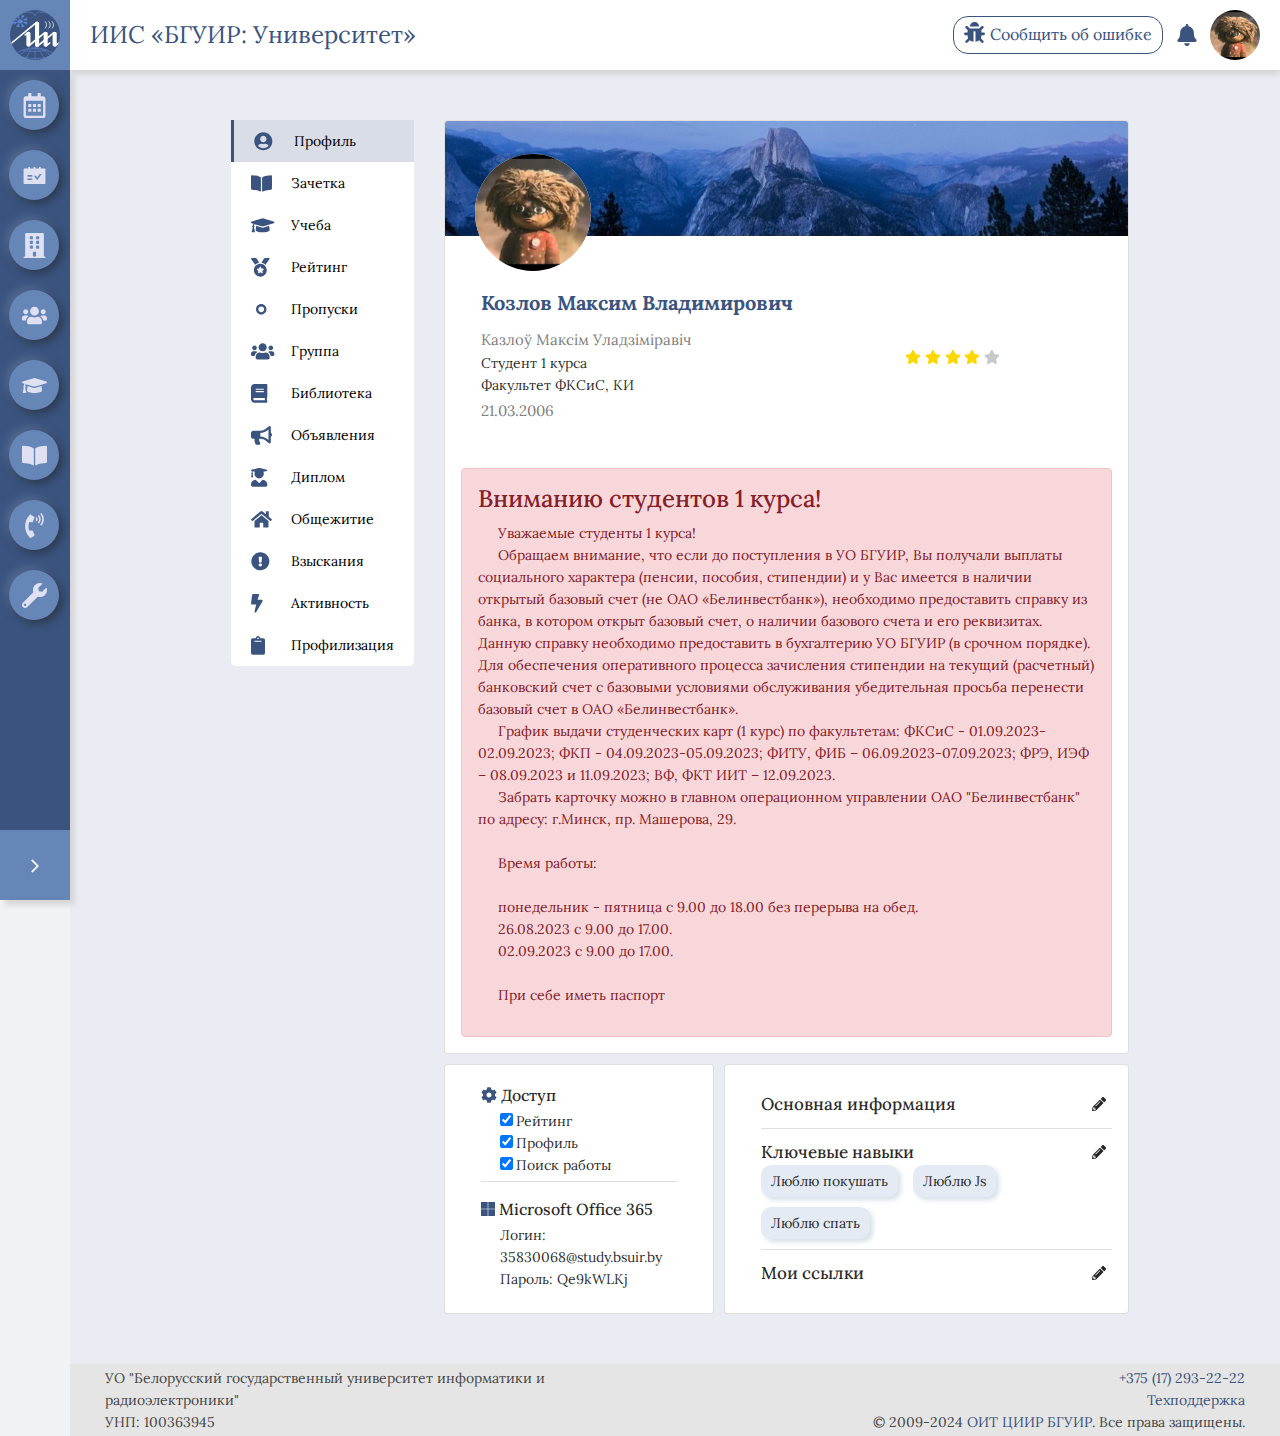
<file: twoPage/index.html>
<!DOCTYPE html><html lang="ru" class="theme--default" data-scrapbook-source="https://iis.bsuir.by/personal-account/profile" data-scrapbook-create="20240519215039284" data-scrapbook-title="Интегрированная информационная система (ИИС) «БГУИР: Университет»"><head><title>Интегрированная информационная система (ИИС) «БГУИР: Университет»</title><meta charset="UTF-8"><style type="text/css">svg:not(:root).svg-inline--fa {
  overflow: visible;
}

.svg-inline--fa {
  display: inline-block;
  font-size: inherit;
  height: 1em;
  overflow: visible;
  vertical-align: -0.125em;
}
.svg-inline--fa.fa-lg {
  vertical-align: -0.225em;
}
.svg-inline--fa.fa-w-1 {
  width: 0.0625em;
}
.svg-inline--fa.fa-w-2 {
  width: 0.125em;
}
.svg-inline--fa.fa-w-3 {
  width: 0.1875em;
}
.svg-inline--fa.fa-w-4 {
  width: 0.25em;
}
.svg-inline--fa.fa-w-5 {
  width: 0.3125em;
}
.svg-inline--fa.fa-w-6 {
  width: 0.375em;
}
.svg-inline--fa.fa-w-7 {
  width: 0.4375em;
}
.svg-inline--fa.fa-w-8 {
  width: 0.5em;
}
.svg-inline--fa.fa-w-9 {
  width: 0.5625em;
}
.svg-inline--fa.fa-w-10 {
  width: 0.625em;
}
.svg-inline--fa.fa-w-11 {
  width: 0.6875em;
}
.svg-inline--fa.fa-w-12 {
  width: 0.75em;
}
.svg-inline--fa.fa-w-13 {
  width: 0.8125em;
}
.svg-inline--fa.fa-w-14 {
  width: 0.875em;
}
.svg-inline--fa.fa-w-15 {
  width: 0.9375em;
}
.svg-inline--fa.fa-w-16 {
  width: 1em;
}
.svg-inline--fa.fa-w-17 {
  width: 1.0625em;
}
.svg-inline--fa.fa-w-18 {
  width: 1.125em;
}
.svg-inline--fa.fa-w-19 {
  width: 1.1875em;
}
.svg-inline--fa.fa-w-20 {
  width: 1.25em;
}
.svg-inline--fa.fa-pull-left {
  margin-right: 0.3em;
  width: auto;
}
.svg-inline--fa.fa-pull-right {
  margin-left: 0.3em;
  width: auto;
}
.svg-inline--fa.fa-border {
  height: 1.5em;
}
.svg-inline--fa.fa-li {
  width: 2em;
}
.svg-inline--fa.fa-fw {
  width: 1.25em;
}

.fa-layers svg.svg-inline--fa {
  bottom: 0;
  left: 0;
  margin: auto;
  position: absolute;
  right: 0;
  top: 0;
}

.fa-layers {
  display: inline-block;
  height: 1em;
  position: relative;
  text-align: center;
  vertical-align: -0.125em;
  width: 1em;
}
.fa-layers svg.svg-inline--fa {
  -webkit-transform-origin: center center;
          transform-origin: center center;
}

.fa-layers-counter, .fa-layers-text {
  display: inline-block;
  position: absolute;
  text-align: center;
}

.fa-layers-text {
  left: 50%;
  top: 50%;
  -webkit-transform: translate(-50%, -50%);
          transform: translate(-50%, -50%);
  -webkit-transform-origin: center center;
          transform-origin: center center;
}

.fa-layers-counter {
  background-color: #ff253a;
  border-radius: 1em;
  -webkit-box-sizing: border-box;
          box-sizing: border-box;
  color: #fff;
  height: 1.5em;
  line-height: 1;
  max-width: 5em;
  min-width: 1.5em;
  overflow: hidden;
  padding: 0.25em;
  right: 0;
  text-overflow: ellipsis;
  top: 0;
  -webkit-transform: scale(0.25);
          transform: scale(0.25);
  -webkit-transform-origin: top right;
          transform-origin: top right;
}

.fa-layers-bottom-right {
  bottom: 0;
  right: 0;
  top: auto;
  -webkit-transform: scale(0.25);
          transform: scale(0.25);
  -webkit-transform-origin: bottom right;
          transform-origin: bottom right;
}

.fa-layers-bottom-left {
  bottom: 0;
  left: 0;
  right: auto;
  top: auto;
  -webkit-transform: scale(0.25);
          transform: scale(0.25);
  -webkit-transform-origin: bottom left;
          transform-origin: bottom left;
}

.fa-layers-top-right {
  right: 0;
  top: 0;
  -webkit-transform: scale(0.25);
          transform: scale(0.25);
  -webkit-transform-origin: top right;
          transform-origin: top right;
}

.fa-layers-top-left {
  left: 0;
  right: auto;
  top: 0;
  -webkit-transform: scale(0.25);
          transform: scale(0.25);
  -webkit-transform-origin: top left;
          transform-origin: top left;
}

.fa-lg {
  font-size: 1.3333333333em;
  line-height: 0.75em;
  vertical-align: -0.0667em;
}

.fa-xs {
  font-size: 0.75em;
}

.fa-sm {
  font-size: 0.875em;
}

.fa-1x {
  font-size: 1em;
}

.fa-2x {
  font-size: 2em;
}

.fa-3x {
  font-size: 3em;
}

.fa-4x {
  font-size: 4em;
}

.fa-5x {
  font-size: 5em;
}

.fa-6x {
  font-size: 6em;
}

.fa-7x {
  font-size: 7em;
}

.fa-8x {
  font-size: 8em;
}

.fa-9x {
  font-size: 9em;
}

.fa-10x {
  font-size: 10em;
}

.fa-fw {
  text-align: center;
  width: 1.25em;
}

.fa-ul {
  list-style-type: none;
  margin-left: 2.5em;
  padding-left: 0;
}
.fa-ul > li {
  position: relative;
}

.fa-li {
  left: -2em;
  position: absolute;
  text-align: center;
  width: 2em;
  line-height: inherit;
}

.fa-border {
  border: solid 0.08em #eee;
  border-radius: 0.1em;
  padding: 0.2em 0.25em 0.15em;
}

.fa-pull-left {
  float: left;
}

.fa-pull-right {
  float: right;
}

.fa.fa-pull-left,
.fas.fa-pull-left,
.far.fa-pull-left,
.fal.fa-pull-left,
.fab.fa-pull-left {
  margin-right: 0.3em;
}
.fa.fa-pull-right,
.fas.fa-pull-right,
.far.fa-pull-right,
.fal.fa-pull-right,
.fab.fa-pull-right {
  margin-left: 0.3em;
}

.fa-spin {
  -webkit-animation: fa-spin 2s infinite linear;
          animation: fa-spin 2s infinite linear;
}

.fa-pulse {
  -webkit-animation: fa-spin 1s infinite steps(8);
          animation: fa-spin 1s infinite steps(8);
}

@-webkit-keyframes fa-spin {
  0% {
    -webkit-transform: rotate(0deg);
            transform: rotate(0deg);
  }
  100% {
    -webkit-transform: rotate(360deg);
            transform: rotate(360deg);
  }
}

@keyframes fa-spin {
  0% {
    -webkit-transform: rotate(0deg);
            transform: rotate(0deg);
  }
  100% {
    -webkit-transform: rotate(360deg);
            transform: rotate(360deg);
  }
}
.fa-rotate-90 {
  -ms-filter: "progid:DXImageTransform.Microsoft.BasicImage(rotation=1)";
  -webkit-transform: rotate(90deg);
          transform: rotate(90deg);
}

.fa-rotate-180 {
  -ms-filter: "progid:DXImageTransform.Microsoft.BasicImage(rotation=2)";
  -webkit-transform: rotate(180deg);
          transform: rotate(180deg);
}

.fa-rotate-270 {
  -ms-filter: "progid:DXImageTransform.Microsoft.BasicImage(rotation=3)";
  -webkit-transform: rotate(270deg);
          transform: rotate(270deg);
}

.fa-flip-horizontal {
  -ms-filter: "progid:DXImageTransform.Microsoft.BasicImage(rotation=0, mirror=1)";
  -webkit-transform: scale(-1, 1);
          transform: scale(-1, 1);
}

.fa-flip-vertical {
  -ms-filter: "progid:DXImageTransform.Microsoft.BasicImage(rotation=2, mirror=1)";
  -webkit-transform: scale(1, -1);
          transform: scale(1, -1);
}

.fa-flip-both, .fa-flip-horizontal.fa-flip-vertical {
  -ms-filter: "progid:DXImageTransform.Microsoft.BasicImage(rotation=2, mirror=1)";
  -webkit-transform: scale(-1, -1);
          transform: scale(-1, -1);
}

:root .fa-rotate-90,
:root .fa-rotate-180,
:root .fa-rotate-270,
:root .fa-flip-horizontal,
:root .fa-flip-vertical,
:root .fa-flip-both {
  -webkit-filter: none;
          filter: none;
}

.fa-stack {
  display: inline-block;
  height: 2em;
  position: relative;
  width: 2.5em;
}

.fa-stack-1x,
.fa-stack-2x {
  bottom: 0;
  left: 0;
  margin: auto;
  position: absolute;
  right: 0;
  top: 0;
}

.svg-inline--fa.fa-stack-1x {
  height: 1em;
  width: 1.25em;
}
.svg-inline--fa.fa-stack-2x {
  height: 2em;
  width: 2.5em;
}

.fa-inverse {
  color: #fff;
}

.sr-only {
  border: 0;
  clip: rect(0, 0, 0, 0);
  height: 1px;
  margin: -1px;
  overflow: hidden;
  padding: 0;
  position: absolute;
  width: 1px;
}

.sr-only-focusable:active, .sr-only-focusable:focus {
  clip: auto;
  height: auto;
  margin: 0;
  overflow: visible;
  position: static;
  width: auto;
}

.svg-inline--fa .fa-primary {
  fill: var(--fa-primary-color, currentColor);
  opacity: 1;
  opacity: var(--fa-primary-opacity, 1);
}

.svg-inline--fa .fa-secondary {
  fill: var(--fa-secondary-color, currentColor);
  opacity: 0.4;
  opacity: var(--fa-secondary-opacity, 0.4);
}

.svg-inline--fa.fa-swap-opacity .fa-primary {
  opacity: 0.4;
  opacity: var(--fa-secondary-opacity, 0.4);
}

.svg-inline--fa.fa-swap-opacity .fa-secondary {
  opacity: 1;
  opacity: var(--fa-primary-opacity, 1);
}

.svg-inline--fa mask .fa-primary,
.svg-inline--fa mask .fa-secondary {
  fill: black;
}

.fad.fa-inverse {
  color: #fff;
}</style><link rel="shortcut icon" href="favicon.ico"><link rel="stylesheet" href="css.css"><meta name="viewport" content="width=device-width,initial-scale=1"><meta name="theme-color" content="#000000"><meta name="google-site-verification" content="v8uOofbNYcGC8JAKnoyZcXHqA2E5SJ9-ufsuWSJT75c"><meta name="yandex-verification" content="5be2b3fcdab0efc9"><link rel="apple-touch-icon" size="120x120" href="https://iis.bsuir.by/logo.png"><link rel="manifest" href="https://iis.bsuir.by/manifest.json"><link rel="stylesheet" href="all.css"><link href="14.a54ec09a.chunk.css" rel="stylesheet"><link href="main.0229f5b1.chunk.css" rel="stylesheet"><style type="text/css">.indiana-scroll-container {
  overflow: auto; }
  .indiana-scroll-container--dragging {
    scroll-behavior: auto !important; }
    .indiana-scroll-container--dragging > * {
      pointer-events: none;
      cursor: -webkit-grab;
      cursor: grab; }
  .indiana-scroll-container--hide-scrollbars {
    overflow: hidden;
    overflow: -moz-scrollbars-none;
    -ms-overflow-style: none;
    scrollbar-width: none; }
    .indiana-scroll-container--hide-scrollbars::-webkit-scrollbar {
      display: none !important;
      height: 0 !important;
      width: 0 !important;
      background: transparent !important;
      -webkit-appearance: none !important; }
  .indiana-scroll-container--native-scroll {
    overflow: auto; }

.indiana-dragging {
  cursor: -webkit-grab;
  cursor: grab; }
</style><link rel="stylesheet" type="text/css" href="45.7076865a.chunk.css"><link rel="stylesheet" type="text/css" href="20.5fa1b1e8.chunk.css"><link rel="stylesheet" type="text/css" href="22.fd22108b.chunk.css"></head><body style=""><noscript><div><img src="45662028.gif" style="position:absolute;left:-9999px" alt=""></div></noscript><noscript>You need to enable JavaScript to run this app.</noscript><div id="root"><div class="App theme theme--default"><div class="Layout_layoutContainer__3kdz3"><section class="ant-layout ant-layout-has-sider"><div><div></div><div class="Sidebar_closedContainer__38U0k Sidebar_container_color"><div class="Sidebar_logoContainer__1xkSz Sidebar_iconContainer_color" style="box-shadow: none;"><a aria-current="page" class="active" href="https://iis.bsuir.by/"><img src="logo.8b355a4f.svg" alt="Логотип" width="50px" height="50px"><span class="Sidebar_navigationItemText__1Z-6N Sidebar_text_color">ИИС «БГУИР: Университет»</span></a></div><div class="Sidebar_navigationItemsContainer__17qcS Sidebar_navigationItemsContainer_color"><a href="https://iis.bsuir.by/schedule"><div class="Sidebar_navigationItemIcon__AdHj_ Sidebar_iconContainer_color"><svg stroke="currentColor" fill="currentColor" stroke-width="0" viewBox="0 0 448 512" height="25" width="25" xmlns="http://www.w3.org/2000/svg"><path d="M148 288h-40c-6.6 0-12-5.4-12-12v-40c0-6.6 5.4-12 12-12h40c6.6 0 12 5.4 12 12v40c0 6.6-5.4 12-12 12zm108-12v-40c0-6.6-5.4-12-12-12h-40c-6.6 0-12 5.4-12 12v40c0 6.6 5.4 12 12 12h40c6.6 0 12-5.4 12-12zm96 0v-40c0-6.6-5.4-12-12-12h-40c-6.6 0-12 5.4-12 12v40c0 6.6 5.4 12 12 12h40c6.6 0 12-5.4 12-12zm-96 96v-40c0-6.6-5.4-12-12-12h-40c-6.6 0-12 5.4-12 12v40c0 6.6 5.4 12 12 12h40c6.6 0 12-5.4 12-12zm-96 0v-40c0-6.6-5.4-12-12-12h-40c-6.6 0-12 5.4-12 12v40c0 6.6 5.4 12 12 12h40c6.6 0 12-5.4 12-12zm192 0v-40c0-6.6-5.4-12-12-12h-40c-6.6 0-12 5.4-12 12v40c0 6.6 5.4 12 12 12h40c6.6 0 12-5.4 12-12zm96-260v352c0 26.5-21.5 48-48 48H48c-26.5 0-48-21.5-48-48V112c0-26.5 21.5-48 48-48h48V12c0-6.6 5.4-12 12-12h40c6.6 0 12 5.4 12 12v52h128V12c0-6.6 5.4-12 12-12h40c6.6 0 12 5.4 12 12v52h48c26.5 0 48 21.5 48 48zm-48 346V160H48v298c0 3.3 2.7 6 6 6h340c3.3 0 6-2.7 6-6z"></path></svg></div><div class="Sidebar_navigationItemText__1Z-6N Sidebar_text_color">Расписание</div></a><a href="https://iis.bsuir.by/schedule-department"><div class="Sidebar_navigationItemIcon__AdHj_ Sidebar_iconContainer_color"><svg stroke="currentColor" fill="currentColor" stroke-width="0" viewBox="0 0 1024 1024" height="25" width="25" xmlns="http://www.w3.org/2000/svg"><path d="M928 224H768v-56c0-4.4-3.6-8-8-8h-56c-4.4 0-8 3.6-8 8v56H548v-56c0-4.4-3.6-8-8-8h-56c-4.4 0-8 3.6-8 8v56H328v-56c0-4.4-3.6-8-8-8h-56c-4.4 0-8 3.6-8 8v56H96c-17.7 0-32 14.3-32 32v576c0 17.7 14.3 32 32 32h832c17.7 0 32-14.3 32-32V256c0-17.7-14.3-32-32-32zM424 688c0 4.4-3.6 8-8 8H232c-4.4 0-8-3.6-8-8v-48c0-4.4 3.6-8 8-8h184c4.4 0 8 3.6 8 8v48zm0-136c0 4.4-3.6 8-8 8H232c-4.4 0-8-3.6-8-8v-48c0-4.4 3.6-8 8-8h184c4.4 0 8 3.6 8 8v48zm374.5-91.3l-165 228.7a15.9 15.9 0 0 1-25.8 0L493.5 531.2c-3.8-5.3 0-12.7 6.5-12.7h54.9c5.1 0 9.9 2.5 12.9 6.6l52.8 73.1 103.7-143.7c3-4.2 7.8-6.6 12.9-6.6H792c6.5.1 10.3 7.5 6.5 12.8z"></path></svg></div><div class="Sidebar_navigationItemText__1Z-6N Sidebar_text_color">Расписание кафедры</div></a><a href="https://iis.bsuir.by/departments"><div class="Sidebar_navigationItemIcon__AdHj_ Sidebar_iconContainer_color"><svg stroke="currentColor" fill="currentColor" stroke-width="0" viewBox="0 0 448 512" height="25" width="25" xmlns="http://www.w3.org/2000/svg"><path d="M436 480h-20V24c0-13.255-10.745-24-24-24H56C42.745 0 32 10.745 32 24v456H12c-6.627 0-12 5.373-12 12v20h448v-20c0-6.627-5.373-12-12-12zM128 76c0-6.627 5.373-12 12-12h40c6.627 0 12 5.373 12 12v40c0 6.627-5.373 12-12 12h-40c-6.627 0-12-5.373-12-12V76zm0 96c0-6.627 5.373-12 12-12h40c6.627 0 12 5.373 12 12v40c0 6.627-5.373 12-12 12h-40c-6.627 0-12-5.373-12-12v-40zm52 148h-40c-6.627 0-12-5.373-12-12v-40c0-6.627 5.373-12 12-12h40c6.627 0 12 5.373 12 12v40c0 6.627-5.373 12-12 12zm76 160h-64v-84c0-6.627 5.373-12 12-12h40c6.627 0 12 5.373 12 12v84zm64-172c0 6.627-5.373 12-12 12h-40c-6.627 0-12-5.373-12-12v-40c0-6.627 5.373-12 12-12h40c6.627 0 12 5.373 12 12v40zm0-96c0 6.627-5.373 12-12 12h-40c-6.627 0-12-5.373-12-12v-40c0-6.627 5.373-12 12-12h40c6.627 0 12 5.373 12 12v40zm0-96c0 6.627-5.373 12-12 12h-40c-6.627 0-12-5.373-12-12V76c0-6.627 5.373-12 12-12h40c6.627 0 12 5.373 12 12v40z"></path></svg></div><div class="Sidebar_navigationItemText__1Z-6N Sidebar_text_color">Подразделения</div></a><a href="https://iis.bsuir.by/profiles"><div class="Sidebar_navigationItemIcon__AdHj_ Sidebar_iconContainer_color"><svg stroke="currentColor" fill="currentColor" stroke-width="0" viewBox="0 0 640 512" height="25" width="25" xmlns="http://www.w3.org/2000/svg"><path d="M96 224c35.3 0 64-28.7 64-64s-28.7-64-64-64-64 28.7-64 64 28.7 64 64 64zm448 0c35.3 0 64-28.7 64-64s-28.7-64-64-64-64 28.7-64 64 28.7 64 64 64zm32 32h-64c-17.6 0-33.5 7.1-45.1 18.6 40.3 22.1 68.9 62 75.1 109.4h66c17.7 0 32-14.3 32-32v-32c0-35.3-28.7-64-64-64zm-256 0c61.9 0 112-50.1 112-112S381.9 32 320 32 208 82.1 208 144s50.1 112 112 112zm76.8 32h-8.3c-20.8 10-43.9 16-68.5 16s-47.6-6-68.5-16h-8.3C179.6 288 128 339.6 128 403.2V432c0 26.5 21.5 48 48 48h288c26.5 0 48-21.5 48-48v-28.8c0-63.6-51.6-115.2-115.2-115.2zm-223.7-13.4C161.5 263.1 145.6 256 128 256H64c-35.3 0-64 28.7-64 64v32c0 17.7 14.3 32 32 32h65.9c6.3-47.4 34.9-87.3 75.2-109.4z"></path></svg></div><div class="Sidebar_navigationItemText__1Z-6N Sidebar_text_color">Студенты</div></a><a href="https://iis.bsuir.by/rating-of-students"><div class="Sidebar_navigationItemIcon__AdHj_ Sidebar_iconContainer_color"><svg stroke="currentColor" fill="currentColor" stroke-width="0" viewBox="0 0 640 512" height="25" width="25" xmlns="http://www.w3.org/2000/svg"><path d="M622.34 153.2L343.4 67.5c-15.2-4.67-31.6-4.67-46.79 0L17.66 153.2c-23.54 7.23-23.54 38.36 0 45.59l48.63 14.94c-10.67 13.19-17.23 29.28-17.88 46.9C38.78 266.15 32 276.11 32 288c0 10.78 5.68 19.85 13.86 25.65L20.33 428.53C18.11 438.52 25.71 448 35.94 448h56.11c10.24 0 17.84-9.48 15.62-19.47L82.14 313.65C90.32 307.85 96 298.78 96 288c0-11.57-6.47-21.25-15.66-26.87.76-15.02 8.44-28.3 20.69-36.72L296.6 284.5c9.06 2.78 26.44 6.25 46.79 0l278.95-85.7c23.55-7.24 23.55-38.36 0-45.6zM352.79 315.09c-28.53 8.76-52.84 3.92-65.59 0l-145.02-44.55L128 384c0 35.35 85.96 64 192 64s192-28.65 192-64l-14.18-113.47-145.03 44.56z"></path></svg></div><div class="Sidebar_navigationItemText__1Z-6N Sidebar_text_color">Рейтинг</div></a><a href="https://iis.bsuir.by/list-of-disciplines"><div class="Sidebar_navigationItemIcon__AdHj_ Sidebar_iconContainer_color"><svg stroke="currentColor" fill="currentColor" stroke-width="0" viewBox="0 0 576 512" height="25" width="25" xmlns="http://www.w3.org/2000/svg"><path d="M542.22 32.05c-54.8 3.11-163.72 14.43-230.96 55.59-4.64 2.84-7.27 7.89-7.27 13.17v363.87c0 11.55 12.63 18.85 23.28 13.49 69.18-34.82 169.23-44.32 218.7-46.92 16.89-.89 30.02-14.43 30.02-30.66V62.75c.01-17.71-15.35-31.74-33.77-30.7zM264.73 87.64C197.5 46.48 88.58 35.17 33.78 32.05 15.36 31.01 0 45.04 0 62.75V400.6c0 16.24 13.13 29.78 30.02 30.66 49.49 2.6 149.59 12.11 218.77 46.95 10.62 5.35 23.21-1.94 23.21-13.46V100.63c0-5.29-2.62-10.14-7.27-12.99z"></path></svg></div><div class="Sidebar_navigationItemText__1Z-6N Sidebar_text_color">Перечень дисциплин</div></a><a href="https://iis.bsuir.by/phones"><div class="Sidebar_navigationItemIcon__AdHj_ Sidebar_iconContainer_color"><svg stroke="currentColor" fill="currentColor" stroke-width="0" viewBox="0 0 384 512" height="25" width="25" xmlns="http://www.w3.org/2000/svg"><path d="M97.333 506.966c-129.874-129.874-129.681-340.252 0-469.933 5.698-5.698 14.527-6.632 21.263-2.422l64.817 40.513a17.187 17.187 0 0 1 6.849 20.958l-32.408 81.021a17.188 17.188 0 0 1-17.669 10.719l-55.81-5.58c-21.051 58.261-20.612 122.471 0 179.515l55.811-5.581a17.188 17.188 0 0 1 17.669 10.719l32.408 81.022a17.188 17.188 0 0 1-6.849 20.958l-64.817 40.513a17.19 17.19 0 0 1-21.264-2.422zM247.126 95.473c11.832 20.047 11.832 45.008 0 65.055-3.95 6.693-13.108 7.959-18.718 2.581l-5.975-5.726c-3.911-3.748-4.793-9.622-2.261-14.41a32.063 32.063 0 0 0 0-29.945c-2.533-4.788-1.65-10.662 2.261-14.41l5.975-5.726c5.61-5.378 14.768-4.112 18.718 2.581zm91.787-91.187c60.14 71.604 60.092 175.882 0 247.428-4.474 5.327-12.53 5.746-17.552.933l-5.798-5.557c-4.56-4.371-4.977-11.529-.93-16.379 49.687-59.538 49.646-145.933 0-205.422-4.047-4.85-3.631-12.008.93-16.379l5.798-5.557c5.022-4.813 13.078-4.394 17.552.933zm-45.972 44.941c36.05 46.322 36.108 111.149 0 157.546-4.39 5.641-12.697 6.251-17.856 1.304l-5.818-5.579c-4.4-4.219-4.998-11.095-1.285-15.931 26.536-34.564 26.534-82.572 0-117.134-3.713-4.836-3.115-11.711 1.285-15.931l5.818-5.579c5.159-4.947 13.466-4.337 17.856 1.304z"></path></svg></div><div class="Sidebar_navigationItemText__1Z-6N Sidebar_text_color">Телефонный справочник</div></a><a href="https://iis.bsuir.by/support"><div class="Sidebar_navigationItemIcon__AdHj_ Sidebar_iconContainer_color"><svg stroke="currentColor" fill="currentColor" stroke-width="0" viewBox="0 0 512 512" height="25" width="25" xmlns="http://www.w3.org/2000/svg"><path d="M507.73 109.1c-2.24-9.03-13.54-12.09-20.12-5.51l-74.36 74.36-67.88-11.31-11.31-67.88 74.36-74.36c6.62-6.62 3.43-17.9-5.66-20.16-47.38-11.74-99.55.91-136.58 37.93-39.64 39.64-50.55 97.1-34.05 147.2L18.74 402.76c-24.99 24.99-24.99 65.51 0 90.5 24.99 24.99 65.51 24.99 90.5 0l213.21-213.21c50.12 16.71 107.47 5.68 147.37-34.22 37.07-37.07 49.7-89.32 37.91-136.73zM64 472c-13.25 0-24-10.75-24-24 0-13.26 10.75-24 24-24s24 10.74 24 24c0 13.25-10.75 24-24 24z"></path></svg></div><div class="Sidebar_navigationItemText__1Z-6N Sidebar_text_color">Техподдержка</div></a><div class="Sidebar_toggleContainer__9ePzB Sidebar_iconContainer_color"><button class="Sidebar_toggle__1YNgb" aria-label="toggle sidebar"><svg stroke="currentColor" fill="currentColor" stroke-width="0" viewBox="0 0 24 24" class="Sidebar_text_color " height="1em" width="1em" xmlns="http://www.w3.org/2000/svg" style="transition: all 0.5s ease 0s;"><path fill="none" d="M0 0h24v24H0V0z"></path><path d="M6.23 20.23L8 22l10-10L8 2 6.23 3.77 14.46 12z"></path></svg></button></div></div></div></div><section class="ant-layout Layout_container__1qRYb"><div class="NavigationHeader_navbar_color NavigationHeader_navbar__B14MR"><button class="NavigationHeader_mobileSidebarToggle__2I7xG" aria-label="toggle sidebar"><svg stroke="currentColor" fill="currentColor" stroke-width="0" viewBox="0 0 24 24" height="25" width="25" xmlns="http://www.w3.org/2000/svg"><path fill="none" d="M0 0h24v24H0V0z"></path><path d="M3 18h13v-2H3v2zm0-5h10v-2H3v2zm0-7v2h13V6H3zm18 9.59L17.42 12 21 8.41 19.59 7l-5 5 5 5L21 15.59z"></path></svg></button><a class="NavigationHeader_titleContainer__1iDEg NavigationHeader_text_color" href="https://iis.bsuir.by/">ИИС «БГУИР: Университет»</a><div class="NavigationHeader_navigationItemsContainer__1zFZQ"><button id="bugReportButtonId" class="BugReportButton_bugReportButton__3z94e BugReportButton_button" style="background: transparent; box-shadow: none;"><svg stroke="currentColor" fill="currentColor" stroke-width="0" viewBox="0 0 512 512" height="21" width="21" xmlns="http://www.w3.org/2000/svg"><path d="M511.988 288.9c-.478 17.43-15.217 31.1-32.653 31.1H424v16c0 21.864-4.882 42.584-13.6 61.145l60.228 60.228c12.496 12.497 12.496 32.758 0 45.255-12.498 12.497-32.759 12.496-45.256 0l-54.736-54.736C345.886 467.965 314.351 480 280 480V236c0-6.627-5.373-12-12-12h-24c-6.627 0-12 5.373-12 12v244c-34.351 0-65.886-12.035-90.636-32.108l-54.736 54.736c-12.498 12.497-32.759 12.496-45.256 0-12.496-12.497-12.496-32.758 0-45.255l60.228-60.228C92.882 378.584 88 357.864 88 336v-16H32.666C15.23 320 .491 306.33.013 288.9-.484 270.816 14.028 256 32 256h56v-58.745l-46.628-46.628c-12.496-12.497-12.496-32.758 0-45.255 12.498-12.497 32.758-12.497 45.256 0L141.255 160h229.489l54.627-54.627c12.498-12.497 32.758-12.497 45.256 0 12.496 12.497 12.496 32.758 0 45.255L424 197.255V256h56c17.972 0 32.484 14.816 31.988 32.9zM257 0c-61.856 0-112 50.144-112 112h224C369 50.144 318.856 0 257 0z"></path></svg><div>Сообщить об ошибке</div></button><button class="BugReportButton_mobileBugReportButton__3Q7GP MobileBugReportButton_button" aria-label="send bug report"><svg stroke="currentColor" fill="currentColor" stroke-width="0" viewBox="0 0 512 512" height="23" width="23" xmlns="http://www.w3.org/2000/svg"><path d="M511.988 288.9c-.478 17.43-15.217 31.1-32.653 31.1H424v16c0 21.864-4.882 42.584-13.6 61.145l60.228 60.228c12.496 12.497 12.496 32.758 0 45.255-12.498 12.497-32.759 12.496-45.256 0l-54.736-54.736C345.886 467.965 314.351 480 280 480V236c0-6.627-5.373-12-12-12h-24c-6.627 0-12 5.373-12 12v244c-34.351 0-65.886-12.035-90.636-32.108l-54.736 54.736c-12.498 12.497-32.759 12.496-45.256 0-12.496-12.497-12.496-32.758 0-45.255l60.228-60.228C92.882 378.584 88 357.864 88 336v-16H32.666C15.23 320 .491 306.33.013 288.9-.484 270.816 14.028 256 32 256h56v-58.745l-46.628-46.628c-12.496-12.497-12.496-32.758 0-45.255 12.498-12.497 32.758-12.497 45.256 0L141.255 160h229.489l54.627-54.627c12.498-12.497 32.758-12.497 45.256 0 12.496 12.497 12.496 32.758 0 45.255L424 197.255V256h56c17.972 0 32.484 14.816 31.988 32.9zM257 0c-61.856 0-112 50.144-112 112h224C369 50.144 318.856 0 257 0z"></path></svg></button><div style="width: 33px; height: 33px; display: flex; align-items: center; justify-content: center;"><button class="NotificationPanel_notificationButton__10dq8"><span class="ant-badge"><svg stroke="currentColor" fill="currentColor" stroke-width="0" viewBox="0 0 448 512" color="#3A547F" height="22" width="22" xmlns="http://www.w3.org/2000/svg" style="color: rgb(58, 84, 127);"><path d="M224 512c35.32 0 63.97-28.65 63.97-64H160.03c0 35.35 28.65 64 63.97 64zm215.39-149.71c-19.32-20.76-55.47-51.99-55.47-154.29 0-77.7-54.48-139.9-127.94-155.16V32c0-17.67-14.32-32-31.98-32s-31.98 14.33-31.98 32v20.84C118.56 68.1 64.08 130.3 64.08 208c0 102.3-36.15 133.53-55.47 154.29-6 6.45-8.66 14.16-8.61 21.71.11 16.4 12.98 32 32.1 32h383.8c19.12 0 32-15.6 32.1-32 .05-7.55-2.61-15.27-8.61-21.71z"></path></svg></span></button></div><span class="ant-avatar ant-avatar-circle ant-avatar-image ant-avatar-icon ant-dropdown-trigger" style="width: 50px; height: 50px; line-height: 50px; font-size: 25px; cursor: pointer; min-width: 50px;"><img src="1L6cAUczaVByTZ8q4Kx9YEWZ_qZkHbY46.jpg" alt="profile"></span></div></div><main class="ant-layout-content Layout_contentFilled__3DXbf Layout_contentFilled_color"><div class="PersonalAccountLayout_container__x5CI_"><div class="PersonalProfileNavigation_navigationContainer__3ZhR4"><a aria-current="page" class="PersonalProfileNavigation_navigationItem__2xWcz PersonalProfileNavigation_selectedNavigationItem__2wkx4" href=""><div class="PersonalProfileNavigation_navigationItemIcon__2-i2I"><svg aria-hidden="true" focusable="false" data-prefix="fas" data-icon="user-circle" class="svg-inline--fa fa-user-circle fa-w-16 fa-lg " role="img" xmlns="http://www.w3.org/2000/svg" viewBox="0 0 496 512"><path fill="currentColor" d="M248 8C111 8 0 119 0 256s111 248 248 248 248-111 248-248S385 8 248 8zm0 96c48.6 0 88 39.4 88 88s-39.4 88-88 88-88-39.4-88-88 39.4-88 88-88zm0 344c-58.7 0-111.3-26.6-146.5-68.2 18.8-35.4 55.6-59.8 98.5-59.8 2.4 0 4.8.4 7.1 1.1 13 4.2 26.6 6.9 40.9 6.9 14.3 0 28-2.7 40.9-6.9 2.3-.7 4.7-1.1 7.1-1.1 42.9 0 79.7 24.4 98.5 59.8C359.3 421.4 306.7 448 248 448z"></path></svg></div><div class="PersonalProfileNavigation_navigationItemText__2Q4pt">Профиль</div></a><a class="PersonalProfileNavigation_navigationItem__2xWcz" href="https://iis.bsuir.by/personal-account/markbook"><div class="PersonalProfileNavigation_navigationItemIcon__2-i2I"><svg aria-hidden="true" focusable="false" data-prefix="fas" data-icon="book-open" class="svg-inline--fa fa-book-open fa-w-18 fa-lg " role="img" xmlns="http://www.w3.org/2000/svg" viewBox="0 0 576 512"><path fill="currentColor" d="M542.22 32.05c-54.8 3.11-163.72 14.43-230.96 55.59-4.64 2.84-7.27 7.89-7.27 13.17v363.87c0 11.55 12.63 18.85 23.28 13.49 69.18-34.82 169.23-44.32 218.7-46.92 16.89-.89 30.02-14.43 30.02-30.66V62.75c.01-17.71-15.35-31.74-33.77-30.7zM264.73 87.64C197.5 46.48 88.58 35.17 33.78 32.05 15.36 31.01 0 45.04 0 62.75V400.6c0 16.24 13.13 29.78 30.02 30.66 49.49 2.6 149.59 12.11 218.77 46.95 10.62 5.35 23.21-1.94 23.21-13.46V100.63c0-5.29-2.62-10.14-7.27-12.99z"></path></svg></div><div class="PersonalProfileNavigation_navigationItemText__2Q4pt">Зачетка</div></a><a class="PersonalProfileNavigation_navigationItem__2xWcz" href="https://iis.bsuir.by/personal-account/study"><div class="PersonalProfileNavigation_navigationItemIcon__2-i2I"><svg aria-hidden="true" focusable="false" data-prefix="fas" data-icon="graduation-cap" class="svg-inline--fa fa-graduation-cap fa-w-20 fa-lg " role="img" xmlns="http://www.w3.org/2000/svg" viewBox="0 0 640 512"><path fill="currentColor" d="M622.34 153.2L343.4 67.5c-15.2-4.67-31.6-4.67-46.79 0L17.66 153.2c-23.54 7.23-23.54 38.36 0 45.59l48.63 14.94c-10.67 13.19-17.23 29.28-17.88 46.9C38.78 266.15 32 276.11 32 288c0 10.78 5.68 19.85 13.86 25.65L20.33 428.53C18.11 438.52 25.71 448 35.94 448h56.11c10.24 0 17.84-9.48 15.62-19.47L82.14 313.65C90.32 307.85 96 298.78 96 288c0-11.57-6.47-21.25-15.66-26.87.76-15.02 8.44-28.3 20.69-36.72L296.6 284.5c9.06 2.78 26.44 6.25 46.79 0l278.95-85.7c23.55-7.24 23.55-38.36 0-45.6zM352.79 315.09c-28.53 8.76-52.84 3.92-65.59 0l-145.02-44.55L128 384c0 35.35 85.96 64 192 64s192-28.65 192-64l-14.18-113.47-145.03 44.56z"></path></svg></div><div class="PersonalProfileNavigation_navigationItemText__2Q4pt">Учеба</div></a><a class="PersonalProfileNavigation_navigationItem__2xWcz" href="https://iis.bsuir.by/personal-account/rating"><div class="PersonalProfileNavigation_navigationItemIcon__2-i2I"><svg aria-hidden="true" focusable="false" data-prefix="fas" data-icon="medal" class="svg-inline--fa fa-medal fa-w-16 fa-lg " role="img" xmlns="http://www.w3.org/2000/svg" viewBox="0 0 512 512"><path fill="currentColor" d="M223.75 130.75L154.62 15.54A31.997 31.997 0 0 0 127.18 0H16.03C3.08 0-4.5 14.57 2.92 25.18l111.27 158.96c29.72-27.77 67.52-46.83 109.56-53.39zM495.97 0H384.82c-11.24 0-21.66 5.9-27.44 15.54l-69.13 115.21c42.04 6.56 79.84 25.62 109.56 53.38L509.08 25.18C516.5 14.57 508.92 0 495.97 0zM256 160c-97.2 0-176 78.8-176 176s78.8 176 176 176 176-78.8 176-176-78.8-176-176-176zm92.52 157.26l-37.93 36.96 8.97 52.22c1.6 9.36-8.26 16.51-16.65 12.09L256 393.88l-46.9 24.65c-8.4 4.45-18.25-2.74-16.65-12.09l8.97-52.22-37.93-36.96c-6.82-6.64-3.05-18.23 6.35-19.59l52.43-7.64 23.43-47.52c2.11-4.28 6.19-6.39 10.28-6.39 4.11 0 8.22 2.14 10.33 6.39l23.43 47.52 52.43 7.64c9.4 1.36 13.17 12.95 6.35 19.59z"></path></svg></div><div class="PersonalProfileNavigation_navigationItemText__2Q4pt">Рейтинг</div></a><a class="PersonalProfileNavigation_navigationItem__2xWcz" href="/onePage/index.html"><div class="PersonalProfileNavigation_navigationItemIconForOmissions__1ecvH"><svg aria-hidden="true" focusable="false" data-prefix="fas" data-icon="genderless" class="svg-inline--fa fa-genderless fa-w-9 fa-lg " role="img" xmlns="http://www.w3.org/2000/svg" viewBox="0 0 288 512"><path fill="currentColor" d="M144 176c44.1 0 80 35.9 80 80s-35.9 80-80 80-80-35.9-80-80 35.9-80 80-80m0-64C64.5 112 0 176.5 0 256s64.5 144 144 144 144-64.5 144-144-64.5-144-144-144z"></path></svg></div><div class="PersonalProfileNavigation_navigationItemText__2Q4pt">Пропуски</div></a><a class="PersonalProfileNavigation_navigationItem__2xWcz" href="https://iis.bsuir.by/personal-account/group"><div class="PersonalProfileNavigation_navigationItemIcon__2-i2I"><svg aria-hidden="true" focusable="false" data-prefix="fas" data-icon="users" class="svg-inline--fa fa-users fa-w-20 fa-lg " role="img" xmlns="http://www.w3.org/2000/svg" viewBox="0 0 640 512"><path fill="currentColor" d="M96 224c35.3 0 64-28.7 64-64s-28.7-64-64-64-64 28.7-64 64 28.7 64 64 64zm448 0c35.3 0 64-28.7 64-64s-28.7-64-64-64-64 28.7-64 64 28.7 64 64 64zm32 32h-64c-17.6 0-33.5 7.1-45.1 18.6 40.3 22.1 68.9 62 75.1 109.4h66c17.7 0 32-14.3 32-32v-32c0-35.3-28.7-64-64-64zm-256 0c61.9 0 112-50.1 112-112S381.9 32 320 32 208 82.1 208 144s50.1 112 112 112zm76.8 32h-8.3c-20.8 10-43.9 16-68.5 16s-47.6-6-68.5-16h-8.3C179.6 288 128 339.6 128 403.2V432c0 26.5 21.5 48 48 48h288c26.5 0 48-21.5 48-48v-28.8c0-63.6-51.6-115.2-115.2-115.2zm-223.7-13.4C161.5 263.1 145.6 256 128 256H64c-35.3 0-64 28.7-64 64v32c0 17.7 14.3 32 32 32h65.9c6.3-47.4 34.9-87.3 75.2-109.4z"></path></svg></div><div class="PersonalProfileNavigation_navigationItemText__2Q4pt">Группа</div></a><a class="PersonalProfileNavigation_navigationItem__2xWcz" href="https://iis.bsuir.by/personal-account/library"><div class="PersonalProfileNavigation_navigationItemIcon__2-i2I"><svg aria-hidden="true" focusable="false" data-prefix="fas" data-icon="book" class="svg-inline--fa fa-book fa-w-14 fa-lg " role="img" xmlns="http://www.w3.org/2000/svg" viewBox="0 0 448 512"><path fill="currentColor" d="M448 360V24c0-13.3-10.7-24-24-24H96C43 0 0 43 0 96v320c0 53 43 96 96 96h328c13.3 0 24-10.7 24-24v-16c0-7.5-3.5-14.3-8.9-18.7-4.2-15.4-4.2-59.3 0-74.7 5.4-4.3 8.9-11.1 8.9-18.6zM128 134c0-3.3 2.7-6 6-6h212c3.3 0 6 2.7 6 6v20c0 3.3-2.7 6-6 6H134c-3.3 0-6-2.7-6-6v-20zm0 64c0-3.3 2.7-6 6-6h212c3.3 0 6 2.7 6 6v20c0 3.3-2.7 6-6 6H134c-3.3 0-6-2.7-6-6v-20zm253.4 250H96c-17.7 0-32-14.3-32-32 0-17.6 14.4-32 32-32h285.4c-1.9 17.1-1.9 46.9 0 64z"></path></svg></div><div class="PersonalProfileNavigation_navigationItemText__2Q4pt">Библиотека</div></a><a class="PersonalProfileNavigation_navigationItem__2xWcz" href="https://iis.bsuir.by/personal-account/announcements"><div class="PersonalProfileNavigation_navigationItemIcon__2-i2I"><svg aria-hidden="true" focusable="false" data-prefix="fas" data-icon="bullhorn" class="svg-inline--fa fa-bullhorn fa-w-18 fa-lg " role="img" xmlns="http://www.w3.org/2000/svg" viewBox="0 0 576 512"><path fill="currentColor" d="M576 240c0-23.63-12.95-44.04-32-55.12V32.01C544 23.26 537.02 0 512 0c-7.12 0-14.19 2.38-19.98 7.02l-85.03 68.03C364.28 109.19 310.66 128 256 128H64c-35.35 0-64 28.65-64 64v96c0 35.35 28.65 64 64 64h33.7c-1.39 10.48-2.18 21.14-2.18 32 0 39.77 9.26 77.35 25.56 110.94 5.19 10.69 16.52 17.06 28.4 17.06h74.28c26.05 0 41.69-29.84 25.9-50.56-16.4-21.52-26.15-48.36-26.15-77.44 0-11.11 1.62-21.79 4.41-32H256c54.66 0 108.28 18.81 150.98 52.95l85.03 68.03a32.023 32.023 0 0 0 19.98 7.02c24.92 0 32-22.78 32-32V295.13C563.05 284.04 576 263.63 576 240zm-96 141.42l-33.05-26.44C392.95 311.78 325.12 288 256 288v-96c69.12 0 136.95-23.78 190.95-66.98L480 98.58v282.84z"></path></svg></div><div class="PersonalProfileNavigation_navigationItemText__2Q4pt">Объявления</div></a><a class="PersonalProfileNavigation_navigationItem__2xWcz" href="https://iis.bsuir.by/personal-account/graduate"><div class="PersonalProfileNavigation_navigationItemIcon__2-i2I"><svg aria-hidden="true" focusable="false" data-prefix="fas" data-icon="user-graduate" class="svg-inline--fa fa-user-graduate fa-w-14 fa-lg " role="img" xmlns="http://www.w3.org/2000/svg" viewBox="0 0 448 512"><path fill="currentColor" d="M319.4 320.6L224 416l-95.4-95.4C57.1 323.7 0 382.2 0 454.4v9.6c0 26.5 21.5 48 48 48h352c26.5 0 48-21.5 48-48v-9.6c0-72.2-57.1-130.7-128.6-133.8zM13.6 79.8l6.4 1.5v58.4c-7 4.2-12 11.5-12 20.3 0 8.4 4.6 15.4 11.1 19.7L3.5 242c-1.7 6.9 2.1 14 7.6 14h41.8c5.5 0 9.3-7.1 7.6-14l-15.6-62.3C51.4 175.4 56 168.4 56 160c0-8.8-5-16.1-12-20.3V87.1l66 15.9c-8.6 17.2-14 36.4-14 57 0 70.7 57.3 128 128 128s128-57.3 128-128c0-20.6-5.3-39.8-14-57l96.3-23.2c18.2-4.4 18.2-27.1 0-31.5l-190.4-46c-13-3.1-26.7-3.1-39.7 0L13.6 48.2c-18.1 4.4-18.1 27.2 0 31.6z"></path></svg></div><div class="PersonalProfileNavigation_navigationItemText__2Q4pt">Диплом</div></a><a class="PersonalProfileNavigation_navigationItem__2xWcz" href="https://iis.bsuir.by/personal-account/dormitory"><div class="PersonalProfileNavigation_navigationItemIcon__2-i2I"><svg aria-hidden="true" focusable="false" data-prefix="fas" data-icon="home" class="svg-inline--fa fa-home fa-w-18 fa-lg " role="img" xmlns="http://www.w3.org/2000/svg" viewBox="0 0 576 512"><path fill="currentColor" d="M280.37 148.26L96 300.11V464a16 16 0 0 0 16 16l112.06-.29a16 16 0 0 0 15.92-16V368a16 16 0 0 1 16-16h64a16 16 0 0 1 16 16v95.64a16 16 0 0 0 16 16.05L464 480a16 16 0 0 0 16-16V300L295.67 148.26a12.19 12.19 0 0 0-15.3 0zM571.6 251.47L488 182.56V44.05a12 12 0 0 0-12-12h-56a12 12 0 0 0-12 12v72.61L318.47 43a48 48 0 0 0-61 0L4.34 251.47a12 12 0 0 0-1.6 16.9l25.5 31A12 12 0 0 0 45.15 301l235.22-193.74a12.19 12.19 0 0 1 15.3 0L530.9 301a12 12 0 0 0 16.9-1.6l25.5-31a12 12 0 0 0-1.7-16.93z"></path></svg></div><div class="PersonalProfileNavigation_navigationItemText__2Q4pt">Общежитие</div></a><a class="PersonalProfileNavigation_navigationItem__2xWcz" href="https://iis.bsuir.by/personal-account/penalty"><div class="PersonalProfileNavigation_navigationItemIcon__2-i2I"><svg aria-hidden="true" focusable="false" data-prefix="fas" data-icon="exclamation-circle" class="svg-inline--fa fa-exclamation-circle fa-w-16 fa-lg " role="img" xmlns="http://www.w3.org/2000/svg" viewBox="0 0 512 512"><path fill="currentColor" d="M504 256c0 136.997-111.043 248-248 248S8 392.997 8 256C8 119.083 119.043 8 256 8s248 111.083 248 248zm-248 50c-25.405 0-46 20.595-46 46s20.595 46 46 46 46-20.595 46-46-20.595-46-46-46zm-43.673-165.346l7.418 136c.347 6.364 5.609 11.346 11.982 11.346h48.546c6.373 0 11.635-4.982 11.982-11.346l7.418-136c.375-6.874-5.098-12.654-11.982-12.654h-63.383c-6.884 0-12.356 5.78-11.981 12.654z"></path></svg></div><div class="PersonalProfileNavigation_navigationItemText__2Q4pt">Взыскания</div></a><a class="PersonalProfileNavigation_navigationItem__2xWcz" href="https://iis.bsuir.by/personal-account/social-and-research-work"><div class="PersonalProfileNavigation_navigationItemIcon__2-i2I"><svg aria-hidden="true" focusable="false" data-prefix="fas" data-icon="bolt" class="svg-inline--fa fa-bolt fa-w-10 fa-lg " role="img" xmlns="http://www.w3.org/2000/svg" viewBox="0 0 320 512"><path fill="currentColor" d="M296 160H180.6l42.6-129.8C227.2 15 215.7 0 200 0H56C44 0 33.8 8.9 32.2 20.8l-32 240C-1.7 275.2 9.5 288 24 288h118.7L96.6 482.5c-3.6 15.2 8 29.5 23.3 29.5 8.4 0 16.4-4.4 20.8-12l176-304c9.3-15.9-2.2-36-20.7-36z"></path></svg></div><div class="PersonalProfileNavigation_navigationItemText__2Q4pt">Активность</div></a><a class="PersonalProfileNavigation_navigationItem__2xWcz" href="https://iis.bsuir.by/personal-account/profiling"><div class="PersonalProfileNavigation_navigationItemIcon__2-i2I"><svg aria-hidden="true" focusable="false" data-prefix="fas" data-icon="clipboard" class="svg-inline--fa fa-clipboard fa-w-12 fa-lg " role="img" xmlns="http://www.w3.org/2000/svg" viewBox="0 0 384 512"><path fill="currentColor" d="M384 112v352c0 26.51-21.49 48-48 48H48c-26.51 0-48-21.49-48-48V112c0-26.51 21.49-48 48-48h80c0-35.29 28.71-64 64-64s64 28.71 64 64h80c26.51 0 48 21.49 48 48zM192 40c-13.255 0-24 10.745-24 24s10.745 24 24 24 24-10.745 24-24-10.745-24-24-24m96 114v-20a6 6 0 0 0-6-6H102a6 6 0 0 0-6 6v20a6 6 0 0 0 6 6h180a6 6 0 0 0 6-6z"></path></svg></div><div class="PersonalProfileNavigation_navigationItemText__2Q4pt">Профилизация</div></a></div><main class="PersonalAccountLayout_content__3Xi49"><div class="Profile_grid__1v6yA"><div class="Profile_mainContainer__3GRCc card"><div><img class="card-img-top" src="profileHeader.d6f2d879.jpeg"><div><div style="display: flex;"><div class="Profile_avatar__3dPew"><label for="file-input"><img class="" src="1L6cAUczaVByTZ8q4Kx9YEWZ_qZkHbY46.jpg" width="100%" height="100%" alt="Profile Icon" style="aspect-ratio: 1 / 1; object-fit: cover; border-radius: 50%;"></label><input id="file-input" type="file" accept="image/png, image/gif, image/jpeg, image/jpg" style="display: none;"></div></div></div></div><div class="card-body"><div class="Profile_detailsMain__X3Q8t"><div class="Profile_info__2bM9H"><div class="Profile_hiddenContainer__3AzyE">Козлов Максим Владимирович</div><div class="Profile_personalInfoDiv__d_LYS"><div class="Profile_greyStudentInfo__10GrD">Казлоў Максім Уладзіміравіч</div><span>Студент 1 курса</span><p style="margin: 0px;"><span>Факультет ФКСиС, КИ</span><div class="Profile_greyStudentInfo__10GrD">21.03.2006</div></p></div></div><div class="Profile_links__6GU4F"><div style="display: flex; flex-direction: column; justify-content: center;"><p style="display: flex; margin: 0px;"><div class="Profile_starsContainer__2qkiV"><span><span> <svg aria-hidden="true" focusable="false" data-prefix="fas" data-icon="star" class="svg-inline--fa fa-star fa-w-18 fa-1x " role="img" xmlns="http://www.w3.org/2000/svg" viewBox="0 0 576 512" color="gold"><path fill="currentColor" d="M259.3 17.8L194 150.2 47.9 171.5c-26.2 3.8-36.7 36.1-17.7 54.6l105.7 103-25 145.5c-4.5 26.3 23.2 46 46.4 33.7L288 439.6l130.7 68.7c23.2 12.2 50.9-7.4 46.4-33.7l-25-145.5 105.7-103c19-18.5 8.5-50.8-17.7-54.6L382 150.2 316.7 17.8c-11.7-23.6-45.6-23.9-57.4 0z"></path></svg></span></span><span><span> <svg aria-hidden="true" focusable="false" data-prefix="fas" data-icon="star" class="svg-inline--fa fa-star fa-w-18 fa-1x " role="img" xmlns="http://www.w3.org/2000/svg" viewBox="0 0 576 512" color="gold"><path fill="currentColor" d="M259.3 17.8L194 150.2 47.9 171.5c-26.2 3.8-36.7 36.1-17.7 54.6l105.7 103-25 145.5c-4.5 26.3 23.2 46 46.4 33.7L288 439.6l130.7 68.7c23.2 12.2 50.9-7.4 46.4-33.7l-25-145.5 105.7-103c19-18.5 8.5-50.8-17.7-54.6L382 150.2 316.7 17.8c-11.7-23.6-45.6-23.9-57.4 0z"></path></svg></span></span><span><span> <svg aria-hidden="true" focusable="false" data-prefix="fas" data-icon="star" class="svg-inline--fa fa-star fa-w-18 fa-1x " role="img" xmlns="http://www.w3.org/2000/svg" viewBox="0 0 576 512" color="gold"><path fill="currentColor" d="M259.3 17.8L194 150.2 47.9 171.5c-26.2 3.8-36.7 36.1-17.7 54.6l105.7 103-25 145.5c-4.5 26.3 23.2 46 46.4 33.7L288 439.6l130.7 68.7c23.2 12.2 50.9-7.4 46.4-33.7l-25-145.5 105.7-103c19-18.5 8.5-50.8-17.7-54.6L382 150.2 316.7 17.8c-11.7-23.6-45.6-23.9-57.4 0z"></path></svg></span></span><span><span> <svg aria-hidden="true" focusable="false" data-prefix="fas" data-icon="star" class="svg-inline--fa fa-star fa-w-18 fa-1x " role="img" xmlns="http://www.w3.org/2000/svg" viewBox="0 0 576 512" color="gold"><path fill="currentColor" d="M259.3 17.8L194 150.2 47.9 171.5c-26.2 3.8-36.7 36.1-17.7 54.6l105.7 103-25 145.5c-4.5 26.3 23.2 46 46.4 33.7L288 439.6l130.7 68.7c23.2 12.2 50.9-7.4 46.4-33.7l-25-145.5 105.7-103c19-18.5 8.5-50.8-17.7-54.6L382 150.2 316.7 17.8c-11.7-23.6-45.6-23.9-57.4 0z"></path></svg></span></span><span><span> <svg aria-hidden="true" focusable="false" data-prefix="fas" data-icon="star" class="svg-inline--fa fa-star fa-w-18 fa-1x " role="img" xmlns="http://www.w3.org/2000/svg" viewBox="0 0 576 512" color="#c7c8ca"><path fill="currentColor" d="M259.3 17.8L194 150.2 47.9 171.5c-26.2 3.8-36.7 36.1-17.7 54.6l105.7 103-25 145.5c-4.5 26.3 23.2 46 46.4 33.7L288 439.6l130.7 68.7c23.2 12.2 50.9-7.4 46.4-33.7l-25-145.5 105.7-103c19-18.5 8.5-50.8-17.7-54.6L382 150.2 316.7 17.8c-11.7-23.6-45.6-23.9-57.4 0z"></path></svg></span></span></div></p></div></div></div></div><div class="card-body"><div role="alert" class="fade Profile_alert__7bu8I alert alert-danger show"><div class="alert-heading h4">Вниманию студентов 1 курса!</div><p>&nbsp;&nbsp;&nbsp;&nbsp;&nbsp;Уважаемые студенты 1 курса!<br>&nbsp;&nbsp;&nbsp;&nbsp;&nbsp;Обращаем внимание, что если до поступления в УО БГУИР, Вы получали выплаты социального характера (пенсии, пособия, стипендии) и у Вас имеется в наличии открытый базовый счет (не ОАО «Белинвестбанк»), необходимо предоставить справку из банка, в котором открыт базовый счет, о наличии базового счета и его реквизитах. Данную справку необходимо предоставить в бухгалтерию УО БГУИР (в срочном порядке). Для обеспечения оперативного процесса зачисления стипендии на текущий (расчетный) банковский счет с базовыми условиями обслуживания убедительная просьба перенести базовый счет в ОАО «Белинвестбанк».<br>&nbsp;&nbsp;&nbsp;&nbsp;&nbsp;График выдачи студенческих карт (1 курс) по факультетам: ФКСиС - 01.09.2023-02.09.2023; ФКП - 04.09.2023-05.09.2023; ФИТУ, ФИБ – 06.09.2023-07.09.2023; ФРЭ, ИЭФ – 08.09.2023 и 11.09.2023; ВФ, ФКТ ИИТ – 12.09.2023.<br>&nbsp;&nbsp;&nbsp;&nbsp;&nbsp;Забрать карточку можно в главном операционном управлении ОАО "Белинвестбанк" по адресу: г.Минск, пр. Машерова, 29.<br><br>&nbsp;&nbsp;&nbsp;&nbsp;&nbsp;Время работы:<br><br>&nbsp;&nbsp;&nbsp;&nbsp;&nbsp;понедельник - пятница с 9.00 до 18.00 без перерыва на обед.<br>&nbsp;&nbsp;&nbsp;&nbsp;&nbsp;26.08.2023 с 9.00 до 17.00.<br>&nbsp;&nbsp;&nbsp;&nbsp;&nbsp;02.09.2023 с 9.00 до 17.00.<br><br>&nbsp;&nbsp;&nbsp;&nbsp;&nbsp;При себе иметь паспорт</p></div></div></div><div class="Profile_settings__32k79 card"><div class="card-body" style="margin: 0px 20px;"><div class="card-subtitle h6" style="margin-top: 5px;"><svg aria-hidden="true" focusable="false" data-prefix="fas" data-icon="cog" class="svg-inline--fa fa-cog fa-w-16 fa-1x " role="img" xmlns="http://www.w3.org/2000/svg" viewBox="0 0 512 512" color="#3A547F"><path fill="currentColor" d="M487.4 315.7l-42.6-24.6c4.3-23.2 4.3-47 0-70.2l42.6-24.6c4.9-2.8 7.1-8.6 5.5-14-11.1-35.6-30-67.8-54.7-94.6-3.8-4.1-10-5.1-14.8-2.3L380.8 110c-17.9-15.4-38.5-27.3-60.8-35.1V25.8c0-5.6-3.9-10.5-9.4-11.7-36.7-8.2-74.3-7.8-109.2 0-5.5 1.2-9.4 6.1-9.4 11.7V75c-22.2 7.9-42.8 19.8-60.8 35.1L88.7 85.5c-4.9-2.8-11-1.9-14.8 2.3-24.7 26.7-43.6 58.9-54.7 94.6-1.7 5.4.6 11.2 5.5 14L67.3 221c-4.3 23.2-4.3 47 0 70.2l-42.6 24.6c-4.9 2.8-7.1 8.6-5.5 14 11.1 35.6 30 67.8 54.7 94.6 3.8 4.1 10 5.1 14.8 2.3l42.6-24.6c17.9 15.4 38.5 27.3 60.8 35.1v49.2c0 5.6 3.9 10.5 9.4 11.7 36.7 8.2 74.3 7.8 109.2 0 5.5-1.2 9.4-6.1 9.4-11.7v-49.2c22.2-7.9 42.8-19.8 60.8-35.1l42.6 24.6c4.9 2.8 11 1.9 14.8-2.3 24.7-26.7 43.6-58.9 54.7-94.6 1.5-5.5-.7-11.3-5.6-14.1zM256 336c-44.1 0-80-35.9-80-80s35.9-80 80-80 80 35.9 80 80-35.9 80-80 80z"></path></svg> Доступ</div><div class="Profile_settingsElement__1vwni" style="border-bottom: 1px solid rgba(0, 0, 0, 0.125);"><div><input type="checkbox" checked="checked"><label style="margin-left: 3px;">Рейтинг</label></div><div><input type="checkbox" checked="checked"><label style="margin-left: 3px;">Профиль</label></div><div><input type="checkbox" checked="checked"><label style="margin-left: 3px;">Поиск работы</label></div></div><br><div class="card-subtitle h6"><svg aria-hidden="true" focusable="false" data-prefix="fab" data-icon="microsoft" class="svg-inline--fa fa-microsoft fa-w-14 fa-1x " role="img" xmlns="http://www.w3.org/2000/svg" viewBox="0 0 448 512" color="#3A547F"><path fill="currentColor" d="M0 32h214.6v214.6H0V32zm233.4 0H448v214.6H233.4V32zM0 265.4h214.6V480H0V265.4zm233.4 0H448V480H233.4V265.4z"></path></svg> Microsoft Office 365</div><div class="Profile_settingsElement__1vwni"><div><label>Логин: 35830068@study.bsuir.by</label></div><div><label>Пароль: Qe9kWLKj</label></div></div></div></div><div class="Profile_skills__2Jbdb card"><div class="card-body"><div><div class="ProfileTab_infoTab__3Bq7S"><div class="ProfileTab_headerTab__3QTr7"><div class="ProfileTab_headerName__Yg4dR">Основная информация</div><button class="ProfileTab_button__3qaqY"><svg aria-hidden="true" focusable="false" data-prefix="fas" data-icon="pencil-alt" class="svg-inline--fa fa-pencil-alt fa-w-16 " role="img" xmlns="http://www.w3.org/2000/svg" viewBox="0 0 512 512"><path fill="currentColor" d="M497.9 142.1l-46.1 46.1c-4.7 4.7-12.3 4.7-17 0l-111-111c-4.7-4.7-4.7-12.3 0-17l46.1-46.1c18.7-18.7 49.1-18.7 67.9 0l60.1 60.1c18.8 18.7 18.8 49.1 0 67.9zM284.2 99.8L21.6 362.4.4 483.9c-2.9 16.4 11.4 30.6 27.8 27.8l121.5-21.3 262.6-262.6c4.7-4.7 4.7-12.3 0-17l-111-111c-4.8-4.7-12.4-4.7-17.1 0zM124.1 339.9c-5.5-5.5-5.5-14.3 0-19.8l154-154c5.5-5.5 14.3-5.5 19.8 0s5.5 14.3 0 19.8l-154 154c-5.5 5.5-14.3 5.5-19.8 0zM88 424h48v36.3l-64.5 11.3-31.1-31.1L51.7 376H88v48z"></path></svg></button></div><div class="ProfileTab_bodyTab__7jk2Y"><div></div></div></div><div class="ProfileTab_infoTab__3Bq7S"><div class="ProfileTab_headerTab__3QTr7"><div class="ProfileTab_headerName__Yg4dR">Ключевые навыки</div><div><button class="ProfileTab_button__3qaqY"><svg aria-hidden="true" focusable="false" data-prefix="fas" data-icon="pencil-alt" class="svg-inline--fa fa-pencil-alt fa-w-16 " role="img" xmlns="http://www.w3.org/2000/svg" viewBox="0 0 512 512"><path fill="currentColor" d="M497.9 142.1l-46.1 46.1c-4.7 4.7-12.3 4.7-17 0l-111-111c-4.7-4.7-4.7-12.3 0-17l46.1-46.1c18.7-18.7 49.1-18.7 67.9 0l60.1 60.1c18.8 18.7 18.8 49.1 0 67.9zM284.2 99.8L21.6 362.4.4 483.9c-2.9 16.4 11.4 30.6 27.8 27.8l121.5-21.3 262.6-262.6c4.7-4.7 4.7-12.3 0-17l-111-111c-4.8-4.7-12.4-4.7-17.1 0zM124.1 339.9c-5.5-5.5-5.5-14.3 0-19.8l154-154c5.5-5.5 14.3-5.5 19.8 0s5.5 14.3 0 19.8l-154 154c-5.5 5.5-14.3 5.5-19.8 0zM88 424h48v36.3l-64.5 11.3-31.1-31.1L51.7 376H88v48z"></path></svg></button></div></div><div><div class="ProfileTab_skillsContainer__bW_QF"><span class="StudentsListItem_skill">Люблю покушать</span><span class="StudentsListItem_skill">Люблю Js</span><span class="StudentsListItem_skill">Люблю спать</span></div></div></div><div class="ProfileTab_infoTab__3Bq7S"><div class="ProfileTab_headerTab__3QTr7"><div class="ProfileTab_headerName__Yg4dR">Мои ссылки</div><div><button class="ProfileTab_button__3qaqY"><svg aria-hidden="true" focusable="false" data-prefix="fas" data-icon="pencil-alt" class="svg-inline--fa fa-pencil-alt fa-w-16 " role="img" xmlns="http://www.w3.org/2000/svg" viewBox="0 0 512 512"><path fill="currentColor" d="M497.9 142.1l-46.1 46.1c-4.7 4.7-12.3 4.7-17 0l-111-111c-4.7-4.7-4.7-12.3 0-17l46.1-46.1c18.7-18.7 49.1-18.7 67.9 0l60.1 60.1c18.8 18.7 18.8 49.1 0 67.9zM284.2 99.8L21.6 362.4.4 483.9c-2.9 16.4 11.4 30.6 27.8 27.8l121.5-21.3 262.6-262.6c4.7-4.7 4.7-12.3 0-17l-111-111c-4.8-4.7-12.4-4.7-17.1 0zM124.1 339.9c-5.5-5.5-5.5-14.3 0-19.8l154-154c5.5-5.5 14.3-5.5 19.8 0s5.5 14.3 0 19.8l-154 154c-5.5 5.5-14.3 5.5-19.8 0zM88 424h48v36.3l-64.5 11.3-31.1-31.1L51.7 376H88v48z"></path></svg></button></div></div><div class="ProfileTab_bodyTab__7jk2Y"><div class="StudentReferences_studListReferences__1I8lB"></div></div></div></div></div></div></div></main></div></main><div duration="50" class="ant-back-top ScrollUpButton_scrollUpButtonContainer__28g_p"></div><div class="Footer_footerContainer__1lR7P Footer_color"><div class="Footer_information__2aSmk"><div>УО "Белорусский государственный университет информатики и радиоэлектроники"</div><div>УНП: 100363945</div></div><div class="Footer_support__1728-"><div class="Footer_supportLinks__2gjkt"><a href="tel:+375172932222" class="UnderlinedLink_underline__4y7qN Link_underline_color">+375 (17) 293-22-22</a><a class="UnderlinedLink_underline__4y7qN Link_underline_color" href="https://iis.bsuir.by/support">Техподдержка</a></div><div>© 2009-2024 <a class="UnderlinedLink_underline__4y7qN Link_underline_color" href="https://iis.bsuir.by/about">ОИТ ЦИИР БГУИР</a>. Все права защищены.</div></div></div></section></section></div></div></div><div style="position: absolute; top: 0px; left: 0px; width: 100%;"><div><div class="ant-dropdown ant-dropdown-show-arrow ant-dropdown-placement-bottomRight  ant-dropdown-hidden" style="max-width: 250px; min-width: 50px; left: 261px; top: -935px;"><div class="ant-dropdown-arrow"></div><ul class="ant-dropdown-menu ant-dropdown-menu-root ant-dropdown-menu-vertical ant-dropdown-menu-light" role="menu" tabindex="0" data-menu-list="true" data-dropdown-inject="true"><li class="ant-dropdown-menu-item ant-dropdown-menu-item-only-child" role="menuitem" tabindex="-1" data-menu-id="rc-menu-uuid-18019-1-0" style="pointer-events: none;"><span class="ant-dropdown-menu-title-content"><div class="PersonalProfileToggle_fioContainer__YWT4j PersonalProfileToggle_title_color">Козлов Максим Владимирович</div></span></li><li class="ant-dropdown-menu-item PersonalProfileToggle_active" role="menuitem" tabindex="-1" data-menu-id="rc-menu-uuid-18019-1-1"><svg stroke="currentColor" fill="currentColor" stroke-width="0" viewBox="0 0 1024 1024" class="ant-dropdown-menu-item-icon" height="20" width="20" xmlns="http://www.w3.org/2000/svg"><path d="M858.5 763.6a374 374 0 0 0-80.6-119.5 375.63 375.63 0 0 0-119.5-80.6c-.4-.2-.8-.3-1.2-.5C719.5 518 760 444.7 760 362c0-137-111-248-248-248S264 225 264 362c0 82.7 40.5 156 102.8 201.1-.4.2-.8.3-1.2.5-44.8 18.9-85 46-119.5 80.6a375.63 375.63 0 0 0-80.6 119.5A371.7 371.7 0 0 0 136 901.8a8 8 0 0 0 8 8.2h60c4.4 0 7.9-3.5 8-7.8 2-77.2 33-149.5 87.8-204.3 56.7-56.7 132-87.9 212.2-87.9s155.5 31.2 212.2 87.9C779 752.7 810 825 812 902.2c.1 4.4 3.6 7.8 8 7.8h60a8 8 0 0 0 8-8.2c-1-47.8-10.9-94.3-29.5-138.2zM512 534c-45.9 0-89.1-17.9-121.6-50.4S340 407.9 340 362c0-45.9 17.9-89.1 50.4-121.6S466.1 190 512 190s89.1 17.9 121.6 50.4S684 316.1 684 362c0 45.9-17.9 89.1-50.4 121.6S557.9 534 512 534z"></path></svg><span class="ant-dropdown-menu-title-content"><a href="" aria-current="page" class="active">Личный кабинет</a></span></li><li class="ant-dropdown-menu-item" role="menuitem" tabindex="-1" data-menu-id="rc-menu-uuid-18019-1-3"><svg stroke="currentColor" fill="currentColor" stroke-width="0" viewBox="0 0 512 512" class="ant-dropdown-menu-item-icon" height="20" width="20" xmlns="http://www.w3.org/2000/svg"><path fill="none" stroke-linecap="round" stroke-linejoin="round" stroke-width="32" d="M262.29 192.31a64 64 0 1057.4 57.4 64.13 64.13 0 00-57.4-57.4zM416.39 256a154.34 154.34 0 01-1.53 20.79l45.21 35.46a10.81 10.81 0 012.45 13.75l-42.77 74a10.81 10.81 0 01-13.14 4.59l-44.9-18.08a16.11 16.11 0 00-15.17 1.75A164.48 164.48 0 01325 400.8a15.94 15.94 0 00-8.82 12.14l-6.73 47.89a11.08 11.08 0 01-10.68 9.17h-85.54a11.11 11.11 0 01-10.69-8.87l-6.72-47.82a16.07 16.07 0 00-9-12.22 155.3 155.3 0 01-21.46-12.57 16 16 0 00-15.11-1.71l-44.89 18.07a10.81 10.81 0 01-13.14-4.58l-42.77-74a10.8 10.8 0 012.45-13.75l38.21-30a16.05 16.05 0 006-14.08c-.36-4.17-.58-8.33-.58-12.5s.21-8.27.58-12.35a16 16 0 00-6.07-13.94l-38.19-30A10.81 10.81 0 0149.48 186l42.77-74a10.81 10.81 0 0113.14-4.59l44.9 18.08a16.11 16.11 0 0015.17-1.75A164.48 164.48 0 01187 111.2a15.94 15.94 0 008.82-12.14l6.73-47.89A11.08 11.08 0 01213.23 42h85.54a11.11 11.11 0 0110.69 8.87l6.72 47.82a16.07 16.07 0 009 12.22 155.3 155.3 0 0121.46 12.57 16 16 0 0015.11 1.71l44.89-18.07a10.81 10.81 0 0113.14 4.58l42.77 74a10.8 10.8 0 01-2.45 13.75l-38.21 30a16.05 16.05 0 00-6.05 14.08c.33 4.14.55 8.3.55 12.47z"></path></svg><span class="ant-dropdown-menu-title-content"><a href="https://iis.bsuir.by/personal-account/settings">Настройки</a></span></li><li class="ant-dropdown-menu-item" role="menuitem" tabindex="-1" data-menu-id="rc-menu-uuid-18019-1-5"><svg stroke="currentColor" fill="currentColor" stroke-width="0" viewBox="0 0 512 512" class="ant-dropdown-menu-item-icon" height="20" width="20" xmlns="http://www.w3.org/2000/svg"><path fill="none" stroke-linecap="round" stroke-linejoin="round" stroke-width="32" d="M304 336v40a40 40 0 01-40 40H104a40 40 0 01-40-40V136a40 40 0 0140-40h152c22.09 0 48 17.91 48 40v40m64 160l80-80-80-80m-192 80h256"></path></svg><span class="ant-dropdown-menu-title-content"><div style="width: 100%;">Выйти</div></span></li></ul><div aria-hidden="true" style="display: none;"></div></div></div></div></body></html>
</file>
<file: onePage/css.css>
/* cyrillic-ext */
@font-face {
  font-family: 'Lora';
  font-style: normal;
  font-weight: 400;
  src: url("0QI6MX1D_JOuGQbT0gvTJPa787weuxJMkq1umA.woff2") format('woff2');
  unicode-range: U+0460-052F, U+1C80-1C88, U+20B4, U+2DE0-2DFF, U+A640-A69F, U+FE2E-FE2F;
}
/* cyrillic */
@font-face {
  font-family: 'Lora';
  font-style: normal;
  font-weight: 400;
  src: url("0QI6MX1D_JOuGQbT0gvTJPa787weuxJFkq1umA.woff2") format('woff2');
  unicode-range: U+0301, U+0400-045F, U+0490-0491, U+04B0-04B1, U+2116;
}
/* math */
@font-face {
  font-family: 'Lora';
  font-style: normal;
  font-weight: 400;
  src: url("0QI6MX1D_JOuGQbT0gvTJPa787weuxI9kq1umA.woff2") format('woff2');
  unicode-range: U+0302-0303, U+0305, U+0307-0308, U+0330, U+0391-03A1, U+03A3-03A9, U+03B1-03C9, U+03D1, U+03D5-03D6, U+03F0-03F1, U+03F4-03F5, U+2034-2037, U+2057, U+20D0-20DC, U+20E1, U+20E5-20EF, U+2102, U+210A-210E, U+2110-2112, U+2115, U+2119-211D, U+2124, U+2128, U+212C-212D, U+212F-2131, U+2133-2138, U+213C-2140, U+2145-2149, U+2190, U+2192, U+2194-21AE, U+21B0-21E5, U+21F1-21F2, U+21F4-2211, U+2213-2214, U+2216-22FF, U+2308-230B, U+2310, U+2319, U+231C-2321, U+2336-237A, U+237C, U+2395, U+239B-23B6, U+23D0, U+23DC-23E1, U+2474-2475, U+25AF, U+25B3, U+25B7, U+25BD, U+25C1, U+25CA, U+25CC, U+25FB, U+266D-266F, U+27C0-27FF, U+2900-2AFF, U+2B0E-2B11, U+2B30-2B4C, U+2BFE, U+FF5B, U+FF5D, U+1D400-1D7FF, U+1EE00-1EEFF;
}
/* symbols */
@font-face {
  font-family: 'Lora';
  font-style: normal;
  font-weight: 400;
  src: url("0QI6MX1D_JOuGQbT0gvTJPa787weuxIvkq1umA.woff2") format('woff2');
  unicode-range: U+0001-000C, U+000E-001F, U+007F-009F, U+20DD-20E0, U+20E2-20E4, U+2150-218F, U+2190, U+2192, U+2194-2199, U+21AF, U+21E6-21F0, U+21F3, U+2218-2219, U+2299, U+22C4-22C6, U+2300-243F, U+2440-244A, U+2460-24FF, U+25A0-27BF, U+2800-28FF, U+2921-2922, U+2981, U+29BF, U+29EB, U+2B00-2BFF, U+4DC0-4DFF, U+FFF9-FFFB, U+10140-1018E, U+10190-1019C, U+101A0, U+101D0-101FD, U+102E0-102FB, U+10E60-10E7E, U+1D2C0-1D2D3, U+1D2E0-1D37F, U+1F000-1F0FF, U+1F100-1F1AD, U+1F1E6-1F1FF, U+1F30D-1F30F, U+1F315, U+1F31C, U+1F31E, U+1F320-1F32C, U+1F336, U+1F378, U+1F37D, U+1F382, U+1F393-1F39F, U+1F3A7-1F3A8, U+1F3AC-1F3AF, U+1F3C2, U+1F3C4-1F3C6, U+1F3CA-1F3CE, U+1F3D4-1F3E0, U+1F3ED, U+1F3F1-1F3F3, U+1F3F5-1F3F7, U+1F408, U+1F415, U+1F41F, U+1F426, U+1F43F, U+1F441-1F442, U+1F444, U+1F446-1F449, U+1F44C-1F44E, U+1F453, U+1F46A, U+1F47D, U+1F4A3, U+1F4B0, U+1F4B3, U+1F4B9, U+1F4BB, U+1F4BF, U+1F4C8-1F4CB, U+1F4D6, U+1F4DA, U+1F4DF, U+1F4E3-1F4E6, U+1F4EA-1F4ED, U+1F4F7, U+1F4F9-1F4FB, U+1F4FD-1F4FE, U+1F503, U+1F507-1F50B, U+1F50D, U+1F512-1F513, U+1F53E-1F54A, U+1F54F-1F5FA, U+1F610, U+1F650-1F67F, U+1F687, U+1F68D, U+1F691, U+1F694, U+1F698, U+1F6AD, U+1F6B2, U+1F6B9-1F6BA, U+1F6BC, U+1F6C6-1F6CF, U+1F6D3-1F6D7, U+1F6E0-1F6EA, U+1F6F0-1F6F3, U+1F6F7-1F6FC, U+1F700-1F7FF, U+1F800-1F80B, U+1F810-1F847, U+1F850-1F859, U+1F860-1F887, U+1F890-1F8AD, U+1F8B0-1F8B1, U+1F900-1F90B, U+1F93B, U+1F946, U+1F984, U+1F996, U+1F9E9, U+1FA00-1FA6F, U+1FA70-1FA7C, U+1FA80-1FA88, U+1FA90-1FABD, U+1FABF-1FAC5, U+1FACE-1FADB, U+1FAE0-1FAE8, U+1FAF0-1FAF8, U+1FB00-1FBFF;
}
/* vietnamese */
@font-face {
  font-family: 'Lora';
  font-style: normal;
  font-weight: 400;
  src: url("0QI6MX1D_JOuGQbT0gvTJPa787weuxJOkq1umA.woff2") format('woff2');
  unicode-range: U+0102-0103, U+0110-0111, U+0128-0129, U+0168-0169, U+01A0-01A1, U+01AF-01B0, U+0300-0301, U+0303-0304, U+0308-0309, U+0323, U+0329, U+1EA0-1EF9, U+20AB;
}
/* latin-ext */
@font-face {
  font-family: 'Lora';
  font-style: normal;
  font-weight: 400;
  src: url("0QI6MX1D_JOuGQbT0gvTJPa787weuxJPkq1umA.woff2") format('woff2');
  unicode-range: U+0100-02AF, U+0304, U+0308, U+0329, U+1E00-1E9F, U+1EF2-1EFF, U+2020, U+20A0-20AB, U+20AD-20C0, U+2113, U+2C60-2C7F, U+A720-A7FF;
}
/* latin */
@font-face {
  font-family: 'Lora';
  font-style: normal;
  font-weight: 400;
  src: url("0QI6MX1D_JOuGQbT0gvTJPa787weuxJBkq0.woff2") format('woff2');
  unicode-range: U+0000-00FF, U+0131, U+0152-0153, U+02BB-02BC, U+02C6, U+02DA, U+02DC, U+0304, U+0308, U+0329, U+2000-206F, U+2074, U+20AC, U+2122, U+2191, U+2193, U+2212, U+2215, U+FEFF, U+FFFD;
}
</file>
<file: onePage/main.0229f5b1.chunk.css>
@font-face{font-display:swap;font-family:"Lora";font-style:normal;font-weight:400;src:url("");src:local(""),url("") format("embedded-opentype"),url("lora-v20-cyrillic-regular.4e608b6f.woff2") format("woff2"),url("lora-v20-cyrillic-regular.f1d830bd.woff") format("woff"),url("lora-v20-cyrillic-regular.eb77126e.ttf") format("truetype"),url("") format("svg")}@font-face{font-display:swap;font-family:"Lora";font-style:normal;font-weight:600;src:url("");src:local(""),url("") format("embedded-opentype"),url("lora-v20-cyrillic-600.b83709b4.woff2") format("woff2"),url("lora-v20-cyrillic-600.a04760fa.woff") format("woff"),url("lora-v20-cyrillic-600.7eff963d.ttf") format("truetype"),url("") format("svg")}@font-face{font-display:swap;font-family:"Lora";font-style:normal;font-weight:500;src:url("");src:local(""),url("") format("embedded-opentype"),url("lora-v20-cyrillic-500.54e1b801.woff2") format("woff2"),url("lora-v20-cyrillic-500.5dedb3e9.woff") format("woff"),url("lora-v20-cyrillic-500.590071f2.ttf") format("truetype"),url("") format("svg")}@font-face{font-display:swap;font-family:"Lora";font-style:italic;font-weight:400;src:url("");src:local(""),url("") format("embedded-opentype"),url("lora-v20-cyrillic-italic.ad76c671.woff2") format("woff2"),url("lora-v20-cyrillic-italic.4c2b0787.woff") format("woff"),url("lora-v20-cyrillic-italic.1dc133b7.ttf") format("truetype"),url("") format("svg")}@font-face{font-display:swap;font-family:"Lora";font-style:normal;font-weight:700;src:url("");src:local(""),url("") format("embedded-opentype"),url("lora-v20-cyrillic-700.17757007.woff2") format("woff2"),url("lora-v20-cyrillic-700.572192e5.woff") format("woff"),url("lora-v20-cyrillic-700.b34aabca.ttf") format("truetype"),url("") format("svg")}@font-face{font-display:swap;font-family:"Lora";font-style:italic;font-weight:600;src:url("");src:local(""),url("") format("embedded-opentype"),url("lora-v20-cyrillic-600italic.a67ccee1.woff2") format("woff2"),url("lora-v20-cyrillic-600italic.1d440ef1.woff") format("woff"),url("lora-v20-cyrillic-600italic.4756f23e.ttf") format("truetype"),url("") format("svg")}@font-face{font-display:swap;font-family:"Lora";font-style:italic;font-weight:500;src:url("");src:local(""),url("") format("embedded-opentype"),url("lora-v20-cyrillic-500italic.88cce21b.woff2") format("woff2"),url("lora-v20-cyrillic-500italic.de0cd324.woff") format("woff"),url("lora-v20-cyrillic-500italic.5fed114f.ttf") format("truetype"),url("") format("svg")}@font-face{font-display:swap;font-family:"Lora";font-style:italic;font-weight:700;src:url("");src:local(""),url("") format("embedded-opentype"),url("lora-v20-cyrillic-700italic.c0a4a90d.woff2") format("woff2"),url("lora-v20-cyrillic-700italic.77a6dadf.woff") format("woff"),url("lora-v20-cyrillic-700italic.f75209b2.ttf") format("truetype"),url("") format("svg")}*{font-family:"Lora","Arial",serif;font-variant:normal;-webkit-font-feature-settings:normal;font-feature-settings:normal}body{margin:0;-webkit-font-smoothing:antialiased;-moz-osx-font-smoothing:grayscale;height:100%;font-size:14px}code{font-family:source-code-pro,Menlo,Monaco,Consolas,"Courier New",monospace}.ant-message .anticon{top:-2px!important}.modal-backdrop.show{background-color:#000!important;z-index:3000!important}.modal{z-index:3500!important}.modal-body{padding:0!important}.modal-footer{padding:.25rem!important}.tooltip.show{opacity:1!important;z-index:10000}.tooltip-arrow:before{border-top-color:#3a547f!important}.tooltip-inner{background-color:#3a547f!important}.list-unstyled{margin-bottom:0}.excalidraw .App-toolbar-container .ToolIcon__library,.excalidraw .layer-ui__wrapper .App-menu_top .zen-mode-transition:first-child,.excalidraw .layer-ui__wrapper .layer-ui__wrapper__footer-right,.excalidraw .ToolIcon_type_floating{display:none!important}.excalidraw{--color-primary:#6786b8!important;--color-primary-darker:#3a547f!important;--color-primary-darkest:#3a547f!important;--color-primary-light:#6786b8!important;--color-primary-chubb:#3a547f!important}@media only screen and (max-width:400px){.excalidraw .App-top-bar{align-items:flex-start!important}.excalidraw .App-top-bar .Stack_horizontal{grid-auto-flow:row}}.rdw-option-wrapper{background:none!important}.rdw-dropdown-wrapper{background-color:#cbd7e7!important;border-radius:5px!important}.rdw-dropdown-wrapper a{color:#000!important;text-decoration:none}.public-DraftStyleDefault-block{margin:0!important}.layoutContainer{min-height:100vh;height:100%}.container{margin-left:70px}.content,.contentFilled{min-height:100vh!important}.contentFilled{padding:50px}.theme--default .Layout_content_color{background-color:#fff}.theme--dark .Layout_content_color{background-color:#0e1621}.theme--default .Layout_contentFilled_color{background-color:#e9edf3}.theme--dark .Layout_contentFilled_color{background-color:#0e1621}@media only screen and (max-width:500px){.container{margin:0}.contentFilled{padding:30px 10px}}.navbar{min-height:70px;max-height:70px;z-index:auto;display:flex;align-items:center;padding:0 20px;position:relative}.theme--default .NavigationHeader_navbar_color{background-color:#fff;box-shadow:0 5px 5px #d6d6d6}.theme--dark .NavigationHeader_navbar_color{background-color:#16212b;box-shadow:0 5px 5px #13181c}.mobileSidebarToggle{display:none}.titleContainer{text-decoration:none;font-size:24px;min-width:-webkit-fit-content;min-width:-moz-fit-content;min-width:fit-content}.theme--default .NavigationHeader_text_color{color:#3a547f!important}.theme--dark .NavigationHeader_text_color{color:#e0e1e6!important}.navigationItemsContainer{margin-left:auto;display:flex;flex-direction:row;align-items:center;font-size:16px;grid-gap:7px;gap:7px}.navigationItemsContainer a{font-size:18px;font-weight:400!important}@media screen and (max-width:700px){.titleContainer{display:none}}@media screen and (max-width:500px){.navbar{z-index:1}.mobileSidebarToggle{display:block;background-color:transparent;padding:5px 15px;outline:none;border:1px solid rgba(0,0,0,.1);border-radius:5px;margin-right:10px}.mobileSidebarToggle svg{color:#858585}.mobileSidebarToggle:focus,.mobileSidebarToggle:hover{border-color:#3a547f}.mobileSidebarToggle:focus svg,.mobileSidebarToggle:hover svg{color:#3a547f}}.closedContainer,.openedContainer{position:fixed;left:0;top:0;bottom:0;box-sizing:border-box;z-index:1000!important;width:70px;min-width:70px;transition:width .3s ease-in-out;font-size:1rem}.openedContainer{width:350px;box-sizing:border-box;z-index:1200}.theme--default .Sidebar_container_color{background-color:#3a547f}.theme--dark .Sidebar_container_color{background-color:#16212b}.logoContainer{height:70px;background-color:#6786b8}.theme--default .Sidebar_iconContainer_color{background-color:#6786b8;box-shadow:.2rem .2rem .6rem #2b3648,-.2rem -.2rem .5rem #576f97}.theme--dark .Sidebar_iconContainer_color{background-color:#1d1d1e;box-shadow:.2rem .2rem .6rem #14191c,-.2rem -.2rem .5rem #363b41}.logoContainer a{display:flex;align-items:center;justify-content:flex-start;width:100%;height:100%;margin-left:10px}.logoContainer a img{border-radius:100px}.logoContainer span{color:#fff;font-size:18px;margin-left:20px;white-space:nowrap;overflow:hidden!important;text-overflow:ellipsis;max-width:65%}.toggleContainer{width:100%;height:70px;display:flex;justify-content:center;position:absolute;bottom:0;box-shadow:none!important}.toggle{background-color:transparent;border:none;width:100%;height:100%}.toggleArrow{-webkit-transform:scaleX(-1);transform:scaleX(-1)}.navigationItemsContainer{flex-direction:column;height:calc(100% - 70px);position:relative;max-height:100vh;overflow-y:auto}.theme--default .Sidebar_navigationItemsContainer_color{box-shadow:5px 5px 5px #d6d6d6}.theme--dark .Sidebar_navigationItemsContainer_color{box-shadow:5px 5px 5px #13181c}.openedContainer .navigationItemsContainer{box-shadow:none}.navigationItemsContainer a{background-color:transparent;border:none;display:flex;text-align:left;align-items:center;flex-direction:row;color:#dfe1f3;width:100%;padding:10px 5px;text-decoration:none}.navigationItemsContainer a:hover,.selectedNavigationItem{background-color:rgba(0,0,0,.5)!important;color:#dfe1f3}.navigationItemIcon{border-radius:100px;border:none;width:50px;max-width:50px;min-width:50px;height:50px;display:flex;justify-content:center;align-items:center;margin-left:4px}.navigationItemsContainer a:hover .navigationItemIcon,.selectedNavigationItem .navigationItemIcon{background-color:#fff!important}.navigationItemsContainer a:hover .navigationItemIcon svg,.selectedNavigationItem .navigationItemIcon svg{color:#3a547f!important}.navigationItemText{width:0;margin-left:20px;transition:width .3s ease-in-out;white-space:nowrap;overflow:hidden;text-overflow:ellipsis;max-width:65%}.theme--default .Sidebar_text_color{color:#fff!important}.theme--dark .Sidebar_text_color{color:#c2c3c9!important}.openedContainer .navigationItemText{width:100%}@media only screen and (max-width:500px){.closedContainer,.openedContainer{width:92%;max-width:380px;transition:-webkit-transform .3s ease-out;transition:transform .3s ease-out;transition:transform .3s ease-out,-webkit-transform .3s ease-out;-webkit-transition:transform .3s ease-in-out;-moz-transition:transform .3s ease-in-out;-o-transition:transform .3s ease-in-out;-webkit-transform:translateX(-110%);transform:translateX(-110%)}.openedContainer{-webkit-transform:translateX(0);transform:translateX(0)}}@media screen and (max-height:690px){.toggleContainer{position:unset}}.bugReportButton{display:flex;flex-direction:row;background-color:transparent;outline:none;border:none;border-radius:15px;z-index:5000!important;overflow:hidden;position:relative;cursor:pointer;transition:.2s ease;text-decoration:none;padding:5px 10px}.theme--default .BugReportButton_button{color:#3a547f;border:1px solid #3a547f}.theme--dark .BugReportButton_button{color:#e0e1e6;border:1px solid #e0e1e6}.bugReportButton>div{margin-left:5px}.bugReportButton:hover:before{width:100%}.bugReportButton:before{content:"";position:absolute;left:0;top:0;width:0;height:100%;z-index:-1;transition:.2s ease}.bugReportButton:hover{transition:.2s ease}.theme--default .BugReportButton_button:before,.theme--default .BugReportButton_button:hover{background:#3a547f;color:#fff}.theme--dark .BugReportButton_button:before,.theme--dark .BugReportButton_button:hover{background:#e0e1e6;color:#3a547f}.mobileBugReportButton{background-color:transparent;outline:none;border:none!important;display:none}.MobileBugReportButton_button,.MobileBugReportButton_button:focus,.MobileBugReportButton_button:hover{background-color:transparent!important}.theme--default .MobileBugReportButton_button,.theme--default .MobileBugReportButton_button:focus,.theme--default .MobileBugReportButton_button:hover{color:#3a547f!important}.theme--dark .MobileBugReportButton_button,.theme--dark .MobileBugReportButton_button:focus,.theme--dark .MobileBugReportButton_button:hover{color:#e0e1e6!important}@media screen and (max-width:820px){.bugReportButton{display:none}.mobileBugReportButton{display:block;position:relative;top:-2px}}.container{align-items:center;margin-left:15px}.container>*{margin-right:20px!important}.mobileContainer{margin:0 5px 0 15px;display:none}.customDropdownContainer{height:75px}.theme--default .SystemCustomizationToggle_cascader_toggle{color:#3a547f}.theme--dark .SystemCustomizationToggle_cascader_toggle{color:#e0e1e6}.cascaderToggleContainer{background-color:transparent;outline:none;border:none}@media screen and (max-width:700px){.container{display:none}.mobileContainer{display:block}}.localeDropdownButton{border:none!important;font-size:16px!important;display:flex!important;align-items:center!important;width:-webkit-fit-content!important;width:-moz-fit-content!important;width:fit-content!important;padding:0!important}.theme--default .LocaleSwitch_button,.theme--default .LocaleSwitch_button:active,.theme--default .LocaleSwitch_button:hover{background-color:#fff!important;color:#3a547f!important}.theme--dark .LocaleSwitch_button,.theme--dark .LocaleSwitch_button:active,.theme--dark .LocaleSwitch_button:hover{background-color:#16212b!important;color:#e0e1e6!important}.localeNameShort{display:none!important}@media screen and (max-width:900px){.localeNameShort{display:block!important}.localeNameLong{display:none!important}}.footerContainer{width:100%;min-height:70px;padding:3px 35px;display:flex;font-size:14px;justify-content:space-between;flex-wrap:wrap;align-items:center}.information,.support{width:45%}.support{height:100%;justify-content:space-between;text-align:right}.support,.supportLinks{display:flex;flex-direction:column;align-items:flex-end}.supportLinks{width:80%}.support a{font-weight:400!important;width:-webkit-fit-content;width:-moz-fit-content;width:fit-content}.theme--default .Footer_color{background-color:#e5e5e5;color:#474747}.theme--dark .Footer_color{background-color:#16212b;color:#9ea0a7}@media only screen and (max-width:500px){.footerContainer{padding:5px 10px}.information,.support{width:100%;text-align:center;height:-webkit-fit-content;height:-moz-fit-content;height:fit-content}.support{align-items:center}.supportLinks{flex-direction:row;justify-content:space-between}}.headerContainer,.headerContainerDark{overflow:hidden;max-height:none;max-width:none;background-position:60% 100%;background-size:contain;background-repeat:no-repeat;object-fit:none;width:100%;min-height:400px;display:flex;padding:0 35px}.headerContainerDark{background-image:url("")}.welcomeMessageContainer{margin-top:40px;width:70%}.title{font-size:36px}.theme--default .HomePage_title_color{color:#3a547f}.theme--dark .HomePage_title_color{color:#e0e1e6}.details{margin-top:70px;font-size:18px}.theme--default .HomePage_details_color{color:#474747}.theme--dark .HomePage_details_color{color:#9ea0a7}.aboutButton{margin-top:70px;border-radius:3px;padding:0;width:150px;height:60px;outline:none;background-color:#fff;border:1px solid #92b0e2;color:#3a547f;font-size:18px;transition:1s ease-in-out}.aboutButton a{position:relative;top:-60px;color:#3a547f;text-decoration:none;display:flex;width:100%;height:100%;align-items:center;justify-content:center}.aboutButtonSvg{position:relative;left:0;top:0;fill:none;stroke:#3a547f;stroke-dasharray:150 480;stroke-dashoffset:150}.aboutButton:hover,.aboutButtonSvg{transition:1s ease-in-out}.aboutButton:hover a{color:#0a58ca}.aboutButton:hover .aboutButtonSvg{stroke-dashoffset:-480}.illustration{width:20%;margin-top:3%;margin-left:3%}.fastLinksContainer{margin:15px auto;display:flex;flex-direction:row;justify-content:center;flex-wrap:wrap;align-content:space-around}@media only screen and (max-width:1200px){.headerContainer,.headerContainerDark{min-height:350px}.welcomeMessageContainer{margin-top:20px;width:100%}.illustration{display:none}.fastLinksContainer{flex-direction:column;align-items:center}.fastLink{width:50%}}@media only screen and (max-width:945px){.headerContainer,.headerContainerDark{min-height:500px}.fastLink{width:80%}}@media only screen and (max-width:500px){.headerContainer,.headerContainerDark{padding:0 15px;min-height:450px}.welcomeMessageContainer{display:flex;flex-direction:column;align-items:center;width:100%}.title{font-size:28px;text-align:center;width:95vw}.details{margin-top:40px}}@media only screen and (max-width:300px){.headerContainer,.headerContainerDark{padding:0 15px;min-height:550px}}@media screen and (min-device-width:2100px){.headerContainer,.headerContainerDark{min-height:600px}.welcomeMessageContainer{margin-top:100px;margin-left:50px;width:60%}.illustration{margin-left:7%}.title{font-size:40px}.details{font-size:22px}}.fastLink{margin:50px;width:260px;padding-bottom:20px;border-radius:5px;text-align:center;cursor:pointer;transition:all .25s ease-in-out}.fastLink:hover{-webkit-transform:scale(1.1);transform:scale(1.1)}.theme--default .HomePage_fastLink_color{background-color:#f4f5ff;box-shadow:5px 5px 5px #f0f0f0}.theme--dark .HomePage_fastLink_color{background-color:#214260;box-shadow:5px 5px 5px #03070a}.fastLinkHeader{display:block;width:120px;height:120px;margin:auto;position:relative;top:-50px;border:4px double transparent;border-radius:80px;background-origin:border-box;background-clip:content-box,border-box}.fastLinkHeader svg{margin-top:30px}.HomePage_fastLink_header_color{z-index:10}.theme--default .HomePage_fastLink_header_color{background-image:linear-gradient(#fff,#fff),radial-gradient(circle at top left,rgba(205,214,255,.6431372549),rgba(184,233,255,.5411764706))}.theme--dark .HomePage_fastLink_header_color{background-image:linear-gradient(#0e1621,#3a4049),radial-gradient(circle at top left,rgba(205,214,255,.6431372549),rgba(184,233,255,.5411764706))}.theme--default .HomePage_fastLink_header_color svg{color:#3a547f}.theme--dark .HomePage_fastLink_header_color svg{color:#e0e1e6}.fastLink:hover .fastLinkHeader svg{-webkit-animation:jump 1.5s ease-in infinite;animation:jump 1.5s ease-in infinite}.fastLink:hover .shadow{z-index:-1;position:absolute;top:80px;left:25px;display:block;border-radius:100%;height:20px;width:60px;background:#000;opacity:.2;-webkit-animation:scale-shadow 1.5s ease-in infinite;animation:scale-shadow 1.5s ease-in infinite}.fastLinkTitle{font-weight:700;position:relative;top:-20px;text-decoration:none;font-size:16px;letter-spacing:1px}.theme--default .HomePage_fastLink_title_color{color:#3a547f}.theme--dark .HomePage_fastLink_title_color{color:#e0e1e6}.fastLinkText{height:45px;padding:0 10px}.theme--default .HomePage_fastLink_text_color{color:#474747}.theme--dark .HomePage_fastLink_text_color{color:#9ea0a7}@-webkit-keyframes jump{0%{-webkit-transform:translateY(20px) scale(1.15,.8);transform:translateY(20px) scale(1.15,.8)}20%{-webkit-transform:translateY(-10px) scaleY(1.1);transform:translateY(-10px) scaleY(1.1)}50%{-webkit-transform:translateY(-15px) scale(1);transform:translateY(-15px) scale(1)}80%{-webkit-transform:translateY(-10px) scale(1);transform:translateY(-10px) scale(1)}to{-webkit-transform:translateY(20px) scale(1.15,.8);transform:translateY(20px) scale(1.15,.8)}}@keyframes jump{0%{-webkit-transform:translateY(20px) scale(1.15,.8);transform:translateY(20px) scale(1.15,.8)}20%{-webkit-transform:translateY(-10px) scaleY(1.1);transform:translateY(-10px) scaleY(1.1)}50%{-webkit-transform:translateY(-15px) scale(1);transform:translateY(-15px) scale(1)}80%{-webkit-transform:translateY(-10px) scale(1);transform:translateY(-10px) scale(1)}to{-webkit-transform:translateY(20px) scale(1.15,.8);transform:translateY(20px) scale(1.15,.8)}}@-webkit-keyframes scale-shadow{0%{opacity:.2;-webkit-transform:scale(1);transform:scale(1)}50%{opacity:.1;-webkit-transform:scale(.5);transform:scale(.5)}to{opacity:.2;-webkit-transform:scale(1);transform:scale(1)}}@keyframes scale-shadow{0%{opacity:.2;-webkit-transform:scale(1);transform:scale(1)}50%{opacity:.1;-webkit-transform:scale(.5);transform:scale(.5)}to{opacity:.2;-webkit-transform:scale(1);transform:scale(1)}}@media only screen and (max-width:1200px){.fastLink{width:50%}}@media only screen and (max-width:945px){.fastLink{width:80%}}.departmentsContainer{width:45%}.employeeContainer{width:calc(55% + 30px)}.title{text-align:center;margin-bottom:50px}.theme--default .DepartmentsTree_title_color{color:#3a547f}.theme--dark .DepartmentsTree_title_color{color:#e0e1e6}.searchInformation{width:90%;margin:0 0 10px auto;opacity:.8;font-size:12px;color:#3a547f}.nodeContainer{display:flex;align-items:center;min-height:40px;margin-bottom:15px;width:100%;justify-content:flex-end}.listToggleCollapse,.listToggleExpand{margin-right:20px;font-weight:700;font-size:18px;color:#fff;height:20px;width:20px;display:flex;justify-content:center;align-items:center;border-radius:5px;cursor:pointer;-webkit-touch-callout:none;-webkit-user-select:none;-ms-user-select:none;user-select:none}.theme--default .DepartmentsTree_listToggleExpand_color{background-color:#c2bfbf}.theme--dark .DepartmentsTree_listToggleExpand_color{background-color:#394b62}.theme--default .DepartmentsTree_listToggleExpand_color:hover{background-color:#919191}.theme--dark .DepartmentsTree_listToggleExpand_color:hover{background-color:#1e2c3e}.theme--default .DepartmentsTree_listToggleCollapse_color{color:#828385;border:1px solid #c2bfbf;background-color:#fff}.theme--dark .DepartmentsTree_listToggleCollapse_color{color:#fff;border:1px solid #394b62;background-color:#2e5281}.theme--default .DepartmentsTree_listToggleCollapse_color:hover{border:1px solid #919191;background-color:#e4e4e4}.theme--dark .DepartmentsTree_listToggleCollapse_color:hover{border:1px solid #1e2c3e;background-color:#253a54}.alertHolder{width:100%;display:flex;justify-content:flex-end}.alertHolder>div{width:90%;text-align:center}@media only screen and (max-width:800px){.employeeContainer{width:100%}.departmentsContainer{width:90%}}@media only screen and (min-width:801px){.departmentsContainer{margin-left:-30px}}.matchStr{background-color:#ff9632}.selectedDepartment{color:#0c63e4!important;background-color:#e7f1ff!important;border:1px solid #7ba9ed}.nodeDetails{position:relative;height:100%;border-radius:5px;display:flex;align-items:center;padding:5px 20px;text-decoration:none;transition:all .25s ease-in-out;cursor:pointer}.nodeDetails:hover{-webkit-transform:scale(1.1) translateX(25px);transform:scale(1.1) translateX(25px)}.theme--default .DepartmentsTreeNode_color{background-color:#fff;color:#2c2e30}.theme--dark .DepartmentsTreeNode_color{background-color:#2b5278;color:#edeef5}.theme--default .DepartmentsTreeNode_color:hover{box-shadow:3px 3px 3px #f0f0f0}.theme--dark .DepartmentsTreeNode_color:hover{box-shadow:3px 3px 3px #03070a}.nodeDetailsText{padding-right:40px;max-width:80%;transition:all .25s ease-in-out}.nodeDetails:hover .nodeDetailsText{-webkit-transform:translateX(5%);transform:translateX(5%)}.numberOfEmployee{color:#fff;width:35px;text-align:center;border-radius:10px;position:absolute;right:50px}.numberOfEmployee :global .ant-badge{color:inherit}.theme--default .DepartmentsTreeNode_numberOfEmployee_color{background-color:#3a547f}.theme--dark .DepartmentsTreeNode_numberOfEmployee_color{background-color:#6bbfff}.departmentDetailsLink{height:100%;width:40px;display:flex;align-items:center;position:absolute;right:0;cursor:pointer}.departmentDetailsLink svg{color:#adb6c0}.nodeDetails:hover .departmentDetailsLink svg{color:#919191}@media only screen and (max-width:1000px){.nodeDetails:hover{-webkit-transform:scale(1.05,1.2);transform:scale(1.05,1.2)}}@-webkit-keyframes slide-up{0%{opacity:0;-webkit-transform:translateY(5px);transform:translateY(5px)}to{opacity:1;-webkit-transform:translateY(0);transform:translateY(0)}}.StudentsList_title_color{margin-bottom:40px;font-size:20px;font-weight:700;text-align:center}.theme--default .StudentsList_title_color{color:#3a547f}.theme--dark .StudentsList_title_color{color:#e0e1e6}.container{justify-content:center;min-height:890px}.studentsListContainer{width:60%;border-radius:5px;padding:20px 30px}.theme--default .StudentsList_filtersContainer_color,.theme--default .StudentsList_studentsListContainer_color{background-color:#fff;box-shadow:2px 2px 7px #f0f0f0}.theme--dark .StudentsList_filtersContainer_color,.theme--dark .StudentsList_studentsListContainer_color{background-color:#101214;box-shadow:2px 2px 7px #03070a}.filtersContainer{padding:20px;width:300px;height:-webkit-fit-content;height:-moz-fit-content;height:fit-content;border-radius:5px;margin-left:30px}.alertHolder{width:300px;margin:auto!important;text-align:center}.filterAccordionHeader div{color:#3a547f!important}.filtersCollapseHeader{display:flex}.filtersCollapseHeader svg{margin-right:10px}.theme--default .StudentList_mobileFiltersContainer .ant-collapse-content{background-color:#fff;border-color:#d9d9d9}.theme--dark .StudentList_mobileFiltersContainer .ant-collapse-content{background-color:#16212b;border-color:#344554}.mobileFilters{display:none}@media only screen and (max-width:1150px){.desktopFilters{display:none}.mobileFilters{display:block}.container{flex-direction:column-reverse;padding:0 30px;justify-content:flex-end}.studentsListContainer{width:100%}.filtersContainer{width:100%;margin:0 0 20px;padding:0}}@media only screen and (max-width:700px){.studentsListContainer{padding:10px}}@media only screen and (max-width:350px){.container{padding:0 5px}}.studentsListItemCollapseContainer{margin-bottom:15px!important}.StudentsListItem_studentsListItemCollapseContainer_color .ant-collapse-header[aria-expanded=false]:hover{-webkit-transform:scale(1.01,1.1);transform:scale(1.01,1.1)}.StudentList_mobileFiltersContainer,.StudentsListFilter_facultiesContainer_color,.StudentsListItem_studentsListItemCollapseContainer_color{border-radius:5px!important}.theme--default .StudentList_mobileFiltersContainer,.theme--default .StudentsListFilter_facultiesContainer_color,.theme--default .StudentsListItem_studentsListItemCollapseContainer_color{background-color:#fafafa;border-color:#d9d9d9}.theme--dark .StudentList_mobileFiltersContainer,.theme--dark .StudentsListFilter_facultiesContainer_color,.theme--dark .StudentsListItem_studentsListItemCollapseContainer_color{background-color:#2b5278;border-color:#0e1621}.theme--default .StudentList_mobileFiltersContainer .ant-collapse-item,.theme--default .StudentsListFilter_facultiesContainer_color .ant-collapse-item,.theme--default .StudentsListItem_studentsListItemCollapseContainer_color .ant-collapse-item{border-color:#d9d9d9}.theme--dark .StudentList_mobileFiltersContainer .ant-collapse-item,.theme--dark .StudentsListFilter_facultiesContainer_color .ant-collapse-item,.theme--dark .StudentsListItem_studentsListItemCollapseContainer_color .ant-collapse-item{border-color:#0e1621}.studentsListItemCollapseContainer>div>div:first-child{flex-direction:row-reverse!important;padding:0!important}.StudentsListItem_studentsListItemCollapseContainer_color>div>div>div:first-child,.studentsListItemCollapseContainer>div>div>div:first-child{margin:auto}.theme--default .StudentsListItem_studentsListItemCollapseContainer_color>div>div>div:first-child,.theme--default .studentsListItemCollapseContainer>div>div>div:first-child{color:#3a547f}.theme--dark .StudentsListItem_studentsListItemCollapseContainer_color>div>div>div:first-child,.theme--dark .studentsListItemCollapseContainer>div>div>div:first-child{color:#e0e1e6}.theme--default .StudentsListFilter_facultiesContainer_color .ant-collapse-content,.theme--default .StudentsListItem_studentsListItemCollapseContainer_color .ant-collapse-content{background-color:#fff;border-color:#d9d9d9}.theme--dark .StudentsListFilter_facultiesContainer_color .ant-collapse-content,.theme--dark .StudentsListItem_studentsListItemCollapseContainer_color .ant-collapse-content{background-color:#456789;border-color:#344554}.container{height:-webkit-fit-content;height:-moz-fit-content;height:fit-content;align-items:top}.FIO{font-weight:700;font-size:18px}.theme--default .StudentsListItem_FIO_color{color:#3a547f}.theme--dark .StudentsListItem_FIO_color{color:#e0e1e6}.theme--default .StudentsListItem_studyInformation_color{color:#474747}.theme--dark .StudentsListItem_studyInformation_color{color:#9ea0a7}.studyInformationContainer{margin-left:15px;width:100%;display:flex;flex-direction:row;justify-content:space-between;flex-wrap:wrap}.detailedInformationContainer{padding:0 20px}.StudentsListItem_detailedInformationDevider{line-height:1em;position:relative;outline:0;border:0;text-align:center;height:1.5em!important;opacity:.5;background-color:transparent}.StudentsListItem_detailedInformationDevider:before{content:"";position:absolute;left:0;top:50%;width:100%;height:1px}.theme--default .StudentsListItem_detailedInformationDevider:before{background:linear-gradient(90deg,transparent,#818078,transparent)}.theme--dark .StudentsListItem_detailedInformationDevider:before{background:linear-gradient(90deg,transparent,#e0e1e6,transparent)}.StudentsListItem_detailedInformationDevider:after{content:attr(data-content);position:relative;display:inline-block;letter-spacing:1px;padding:0 .5em;line-height:1.5em}.theme--default .StudentsListItem_detailedInformationDevider:after{color:#818078;background-color:#fff}.theme--dark .StudentsListItem_detailedInformationDevider:after{color:#e0e1e6;background-color:#456789}.skillsContainer{display:flex;flex-wrap:wrap;grid-row-gap:10px;row-gap:10px}.StudentsListItem_skill{padding:5px 10px;border-radius:10px;margin-right:15px}.theme--default .StudentsListItem_skill{color:#2c2e30;background-color:#e4ebf5;box-shadow:3px 3px 5px #d5e1e7}.theme--dark .StudentsListItem_skill{color:#edeef5;background-color:#3a547f;box-shadow:3px 3px 5px #294050}.theme--default .StudentsListItem_summary_color{color:#2c2e30}.theme--dark .StudentsListItem_summary_color{color:#edeef5}.theme--default .StudentsListItem_Avatar_container>span{box-shadow:.2rem .2rem .6rem #fff,-.2rem -.2rem .5rem #dddbdb}.theme--dark .StudentsListItem_Avatar_container>span{box-shadow:.2rem .2rem .6rem #071016,-.2rem -.2rem .5rem #26374a}.StudentList_mobileFiltersContainer>div>.ant-collapse-header>div:first-child,.StudentsListFilter_facultiesContainer_color>div>.ant-collapse-header>div:first-child{position:relative;top:-3px}.theme--default .StudentList_mobileFiltersContainer>div>div>div,.theme--default .StudentsListFilter_facultiesContainer_color>div>div>div,.theme--default .StudentsListFilter label{color:#2c2e30}.theme--dark .StudentList_mobileFiltersContainer>div>div>div,.theme--dark .StudentsListFilter_facultiesContainer_color>div>div>div,.theme--dark .StudentsListFilter label{color:#edeef5}.StudentsListFilter_skillSelector_color{width:100%}.StudentsListFilter_skillSelector_color .ant-select-selector{min-height:45px;border-radius:5px!important;padding:5px 15px!important;transition:border-color .15s ease-in-out,box-shadow .15s ease-in-out!important;outline:none!important;max-height:200px;overflow-y:auto}.theme--default .StudentsListFilter_skillSelector_color .ant-select-selector{border:1px solid #dae0e9!important;background-color:#fff!important;color:#2c2e30!important;box-shadow:inset 2px 2px 10px #e4e6ed,inset -5px -5px 10px hsla(0,0%,100%,.4509803922)!important}.theme--dark .StudentsListFilter_skillSelector_color .ant-select-selector{border:1px solid #0d1014!important;background-color:#0e1621!important;color:#edeef5!important;box-shadow:inset 2px 2px 10px #07090a,inset -5px -5px 10px #17212e!important}.StudentsListFilter_skillSelector_color .ant-select-selector .ant-select-selection-placeholder{padding:0 10px!important}.theme--default .StudentsListFilter_skillSelector_color .ant-select-selector .ant-select-selection-placeholder{color:#2c2e30!important}.theme--dark .StudentsListFilter_skillSelector_color .ant-select-selector .ant-select-selection-placeholder{color:#edeef5!important}.theme--default .StudentsListFilter_skillSelector_color .ant-select-selector .ant-select-selection-item{background-color:#e4ebf5;border-color:#e4ebf5;box-shadow:3px 3px 5px #f0f0f0;color:#3a547f!important;border-radius:10px}.theme--dark .StudentsListFilter_skillSelector_color .ant-select-selector .ant-select-selection-item{background-color:#3a547f;border-color:#3a547f;box-shadow:3px 3px 5px #03070a;color:#e0e1e6!important;border-radius:10px}.searchStudentsButton{background-color:#6786b8;outline:none;border:none;padding:5px 10px;color:#fff;width:85px;border-radius:5px;transition:background-color .2s ease-in}.searchStudentsButton:focus,.searchStudentsButton:hover{background-color:#3a547f}.theme--default .StudentsListFilter .searchStudentsButton{box-shadow:.2rem .2rem .6rem #fff,-.2rem -.2rem .5rem #dddbdb}.theme--dark .StudentsListFilter .searchStudentsButton{box-shadow:.2rem .2rem .6rem #071016,-.2rem -.2rem .5rem #26374a}.resetButton{background-color:#cfd7e7;color:#6a6262;outline:none;border:none;padding:5px 10px;width:85px;border-radius:5px;transition:all .2s ease-in}.resetButton:focus,.resetButton:hover{background-color:#a4abb9}.buttonsContainer{display:flex;flex-direction:row;justify-content:space-between}.theme--default .StudentsListFilter_skillSelector_color .ant-select-selector,.theme--default .StudentsListFilter input[type=text]{box-shadow:none!important;border-color:#d9d9d9!important}.theme--default .theme--default .StudentsListFilter_skillSelector_color .ant-select-selector:focus,.theme--default .theme--default .StudentsListFilter_skillSelector_color .ant-select-selector:hover,.theme--default .theme--default .StudentsListFilter input[type=text]:focus,.theme--default .theme--default .StudentsListFilter input[type=text]:hover{border:1px solid #91d5ff!important}.theme--dark .theme--default .StudentsListFilter_skillSelector_color .ant-select-selector:focus,.theme--dark .theme--default .StudentsListFilter_skillSelector_color .ant-select-selector:hover,.theme--dark .theme--default .StudentsListFilter input[type=text]:focus,.theme--dark .theme--default .StudentsListFilter input[type=text]:hover{border:1px solid #192329!important}.theme--default .Rating_container_color{background-color:#fff;box-shadow:2px 2px 7px #f0f0f0}.theme--dark .Rating_container_color{background-color:#101214;box-shadow:2px 2px 7px #03070a}.theme--default .Rating_title_color{color:#3a547f}.theme--dark .Rating_title_color{color:#e0e1e6}.Rating_selector_color .ant-select-selector{min-height:40px;border-radius:5px!important;padding:5px 15px!important;transition:border-color .15s ease-in-out,box-shadow .15s ease-in-out!important;outline:none!important}.theme--default .Rating_selector_color .ant-select-selector{border:1px solid #fff!important;background-color:#fff!important;color:#2c2e30!important;box-shadow:inset 2px 2px 10px #e4e6ed,inset -5px -5px 10px hsla(0,0%,100%,.4509803922)!important}.theme--dark .Rating_selector_color .ant-select-selector{border:1px solid #101214!important;background-color:#0e1621!important;color:#edeef5!important;box-shadow:inset 2px 2px 10px #07090a,inset -5px -5px 10px #17212e!important}.theme--default .Rating_selector_color .ant-select-selector:hover{border:1px solid #91d5ff!important}.theme--dark .Rating_selector_color .ant-select-selector:hover{border:1px solid #192329!important}.Rating_container_color .ant-select-disabled>.ant-select-selector{box-shadow:none!important}.theme--default .Rating_container_color .ant-select-disabled>.ant-select-selector{border:1px solid #d9d9d9!important}.theme--dark .Rating_container_color .ant-select-disabled>.ant-select-selector{border:1px solid #0e1621!important}.theme--default .Rating_selector_color>.ant-select-arrow{color:#474747}.theme--dark .Rating_selector_color>.ant-select-arrow{color:#9ea0a7}.Rating_selector_color>.ant-select-clear{position:absolute;top:18px;right:15px}.theme--default .Rating_selector_color>.ant-select-clear{background-color:#fff;color:#474747}.theme--dark .Rating_selector_color>.ant-select-clear{background-color:#0e1621;color:#9ea0a7}.Rating_selector_color .ant-select-selection-search{top:4px!important}.theme--default .Rating_container_color .ant-table,.theme--default .Rating_container_color .ant-table-container,.theme--default .Rating_container_color table,.theme--default .Rating_container_color tbody tr:not(.Rating_successSearch):not(.Rating_topStudents):not(.Rating_bottomStudents) td[class*=ant-table-cell-fix-left]{color:#3a547f;background-color:#fff!important;border-color:#d3d3d3!important}.theme--dark .Rating_container_color .ant-table,.theme--dark .Rating_container_color .ant-table-container,.theme--dark .Rating_container_color table,.theme--dark .Rating_container_color tbody tr:not(.Rating_successSearch):not(.Rating_topStudents):not(.Rating_bottomStudents) td[class*=ant-table-cell-fix-left]{color:#e0e1e6;background-color:#16212b!important;border-color:#0e1621!important}.Rating_container_color tbody tr{cursor:pointer}.Rating_container_color .ant-table.ant-table-bordered>.ant-table-container>.ant-table-body>table>tbody>tr>td>.ant-table-expanded-row-fixed:after{border-right:none!important}.theme--default .Rating_container_color .ant-table-expanded-row>.ant-table-cell,.theme--default .Rating_container_color tr:not(.Rating_successSearch):not(.Rating_topStudents):not(.Rating_bottomStudents) .ant-table-cell-row-hover,.theme--default .Rating_container_color tr:not(.Rating_successSearch):not(.Rating_topStudents):not(.Rating_bottomStudents):hover>.ant-table-cell,.theme--default .Rating_container_color tr:not(.Rating_successSearch):not(.Rating_topStudents):not(.Rating_bottomStudents):hover>.ant-table-cell-fix-left{background-color:#f5f5f5!important}.theme--dark .Rating_container_color .ant-table-expanded-row>.ant-table-cell,.theme--dark .Rating_container_color tr:not(.Rating_successSearch):not(.Rating_topStudents):not(.Rating_bottomStudents) .ant-table-cell-row-hover,.theme--dark .Rating_container_color tr:not(.Rating_successSearch):not(.Rating_topStudents):not(.Rating_bottomStudents):hover>.ant-table-cell,.theme--dark .Rating_container_color tr:not(.Rating_successSearch):not(.Rating_topStudents):not(.Rating_bottomStudents):hover>.ant-table-cell-fix-left{background-color:#101920!important}.Rating_container_color .ant-table-sticky-holder,.Rating_container_color .ant-table-thead th{text-align:center}.theme--default .Rating_container_color .ant-table-sticky-holder,.theme--default .Rating_container_color .ant-table-thead th{background-color:#e9edf3;color:#3a547f;border-color:#d3d3d3!important}.theme--dark .Rating_container_color .ant-table-sticky-holder,.theme--dark .Rating_container_color .ant-table-thead th{background-color:#26374c;color:#e0e1e6;border-color:#0e1621!important}.theme--default .Rating_container_color .ant-table-cell{border-color:#d3d3d3!important}.theme--dark .Rating_container_color .ant-table-cell{border-color:#0e1621!important}.averageContainer{width:40%;margin:auto;display:flex;flex-direction:row;justify-content:space-around}.averageContainerMobile{margin:3px 0 0;display:flex}.theme--default .Rating_container_color .Rating_topStudents .ant-table-cell,.theme--default .Rating_container_color .Rating_topStudents .ant-table-cell-fix-left{background-color:#dff0d8}.theme--dark .Rating_container_color .Rating_topStudents .ant-table-cell,.theme--dark .Rating_container_color .Rating_topStudents .ant-table-cell-fix-left{background-color:#094827}.theme--default .Rating_container_color .Rating_bottomStudents .ant-table-cell,.theme--default .Rating_container_color .Rating_bottomStudents .ant-table-cell-fix-left{background-color:#f2dede}.theme--dark .Rating_container_color .Rating_bottomStudents .ant-table-cell,.theme--dark .Rating_container_color .Rating_bottomStudents .ant-table-cell-fix-left{background-color:#521a1a}.topStudentsMobile{border:3px solid green!important}.bottomStudentsMobile{border:3px solid red!important}.negativeAverageShift,.positiveAverageShift{font-size:12px}.positiveAverageShift{color:#95ce23}.negativeAverageShift{color:red}.Rating_container_color .Rating_successSearch .ant-table-cell,.Rating_container_color .Rating_successSearch .ant-table-cell-fix-left{background-color:#3a547f!important;color:#fff!important}.Rating_container_color tr .ant-table-row-expand-icon-collapsed{color:#1890ff!important}.theme--default .Rating_container_color tr .ant-table-row-expand-icon-collapsed{background-color:#c2bfbf;border-color:#c2bfbf}.theme--dark .Rating_container_color tr .ant-table-row-expand-icon-collapsed{background-color:#394b62;border-color:#394b62}.Rating_container_color tr .ant-table-row-expand-icon-expanded{color:#1890ff!important}.theme--default .Rating_container_color tr .ant-table-row-expand-icon-expanded{background-color:#fff;border-color:#fff}.theme--dark .Rating_container_color tr .ant-table-row-expand-icon-expanded{background-color:#2e5281;border-color:#2e5281}@media only screen and (max-width:700px){.container{padding:20px}.filtersHeader{flex-direction:column}.filtersHeader>div,.filtersHeader>div>div{width:100%!important}.Rating_successSearch{background-color:#3a547f!important}}.RatingTableMobile_selector_container{padding:0!important}.RatingTableMobile_selector_container .ant-select{width:100%}.RatingTableMobile_selector_container .ant-select-selector{height:55px!important;display:flex;align-items:center;border:none!important;box-shadow:none!important}.theme--default .RatingTableMobile_selector_container .ant-select-selector{background-color:#e9edf3!important;color:#3a547f!important}.theme--dark .RatingTableMobile_selector_container .ant-select-selector{background-color:#26374c!important;color:#e0e1e6!important}.theme--default .RatingTableMobile_selector_container .ant-select-arrow{color:#3a547f!important}.theme--dark .RatingTableMobile_selector_container .ant-select-arrow{color:#e0e1e6!important}.theme--default .RatingTableMobile_container .ant-table-placeholder:hover>.ant-table-cell{background-color:#fff!important}.theme--dark .RatingTableMobile_container .ant-table-placeholder:hover>.ant-table-cell{background-color:#16212b!important}.RatingTableMobile_container tbody tr:not(.ant-table-measure-row)>td:first-child,.RatingTableMobile_container thead tr:first-child th:first-child{padding:16px 5px!important}.RatingTableMobile_container tr:not(.ant-table-measure-row)>td:nth-child(2){padding:16px 7px!important}.container{padding:10px}.highlightCell{color:#0086b1}.RatingDetails_container tr:not(.ant-table-measure-row) td{padding:5px 0!important}.RatingDetails_container th{padding:8px 0!important}@media only screen and (max-width:700px){.container{padding:0}}.theme--default .Disciplines_container_color{background-color:#fff;box-shadow:2px 2px 7px #f0f0f0}.theme--dark .Disciplines_container_color{background-color:#101214;box-shadow:2px 2px 7px #03070a}.theme--default .Disciplines_title_color{color:#3a547f}.theme--dark .Disciplines_title_color{color:#e0e1e6}.filtersHeader{width:100%;margin:20px 0;display:flex;flex-direction:row;flex-wrap:wrap;grid-column-gap:30px;-webkit-column-gap:30px;column-gap:30px;grid-row-gap:10px;row-gap:10px}.Disciplines_container_color .ant-select-disabled>.ant-select-selector{box-shadow:none!important}.theme--default .Disciplines_container_color .ant-select-disabled>.ant-select-selector{border:1px solid #d9d9d9!important}.theme--dark .Disciplines_container_color .ant-select-disabled>.ant-select-selector{border:1px solid #0e1621!important}.theme--default .Disciplines_container_color .ant-table,.theme--default .Disciplines_container_color .ant-table-column-sort,.theme--default .Disciplines_container_color .ant-table-sticky-holder{background-color:#fff}.theme--dark .Disciplines_container_color .ant-table,.theme--dark .Disciplines_container_color .ant-table-column-sort,.theme--dark .Disciplines_container_color .ant-table-sticky-holder{background-color:#16212b}.theme--default .Disciplines_container_color .ant-table-thead>tr>th{border-bottom:1px solid #d3d3d3;background-color:#e9edf3;color:#3a547f}.theme--dark .Disciplines_container_color .ant-table-thead>tr>th{border-bottom:1px solid #0e1621;background-color:#26374c;color:#e0e1e6}.theme--default .Disciplines_container_color .ant-table-cell{border-bottom:1px solid #d3d3d3;color:#474747}.theme--dark .Disciplines_container_color .ant-table-cell{border-bottom:1px solid #0e1621;color:#9ea0a7}.theme--default .Disciplines_container_color .ant-table-cell-row-hover,.theme--default .Disciplines_container_color .ant-table-column-has-sorters:hover{background-color:#f5f5f5!important}.theme--dark .Disciplines_container_color .ant-table-cell-row-hover,.theme--dark .Disciplines_container_color .ant-table-column-has-sorters:hover{background-color:#101920!important}.Disciplines_container_color .ant-table-thead>tr>th:before{height:2.5em!important}.theme--default .Disciplines_container_color .ant-table-thead>tr>th:before{background-color:#d3d3d3!important}.theme--dark .Disciplines_container_color .ant-table-thead>tr>th:before{background-color:#0e1621!important}.Disciplines_container_color tbody tr:nth-child(n+2) td:first-child,.Disciplines_container_color thead th:first-child{padding:16px 5px!important}.theme--default .Disciplines_container_color tr:hover>.ant-table-cell{background-color:#f5f5f5!important}.theme--dark .Disciplines_container_color tr:hover>.ant-table-cell{background-color:#101920!important}@media only screen and (max-width:700px){.container{padding:20px}.filtersHeader{flex-direction:column}.filtersHeader>div,.filtersHeader>div>div{width:100%!important}}.theme--default .Phonebook_container_color .ant-breadcrumb-separator,.theme--default .Phonebook_title_color{color:#3a547f}.theme--dark .Phonebook_container_color .ant-breadcrumb-separator,.theme--dark .Phonebook_title_color{color:#e0e1e6}.inputContainer{width:50%;min-width:400px;margin:15px 0}.Phonebook_details{font-size:14px}.theme--default .Phonebook_details{color:#474747}.theme--dark .Phonebook_details{color:#9ea0a7}.Phonebook_container_color .ant-table{margin-bottom:15px}.theme--default .Phonebook_container_color .ant-table,.theme--default .Phonebook_container_color .ant-table-cell-fix-left,.theme--default .Phonebook_container_color .ant-table-column-sort{background-color:#fff}.theme--dark .Phonebook_container_color .ant-table,.theme--dark .Phonebook_container_color .ant-table-cell-fix-left,.theme--dark .Phonebook_container_color .ant-table-column-sort{background-color:#16212b}.Phonebook_container_color .ant-table-sticky-holder,.Phonebook_container_color .ant-table-thead>tr>th{text-align:center}.theme--default .Phonebook_container_color .ant-table-sticky-holder,.theme--default .Phonebook_container_color .ant-table-thead>tr>th{background-color:#e9edf3;color:#3a547f}.theme--dark .Phonebook_container_color .ant-table-sticky-holder,.theme--dark .Phonebook_container_color .ant-table-thead>tr>th{background-color:#26374c;color:#e0e1e6}.Phonebook_container_color .ant-table-thead>tr>th:before{height:2.5em!important}.theme--default .Phonebook_container_color .ant-table-thead>tr>th:before{background-color:#d3d3d3!important}.theme--dark .Phonebook_container_color .ant-table-thead>tr>th:before{background-color:#0e1621!important}.theme--default .Phonebook_container_color .ant-table-cell{border-bottom:1px solid #d3d3d3;color:#474747}.theme--dark .Phonebook_container_color .ant-table-cell{border-bottom:1px solid #0e1621;color:#9ea0a7}.theme--default .Phonebook_container_color .ant-table-cell-row-hover,.theme--default .Phonebook_container_color .ant-table-column-has-sorters:hover,.theme--default .Phonebook_container_color .ant-table-row:hover>td{background-color:#f5f5f5!important}.theme--dark .Phonebook_container_color .ant-table-cell-row-hover,.theme--dark .Phonebook_container_color .ant-table-column-has-sorters:hover,.theme--dark .Phonebook_container_color .ant-table-row:hover>td{background-color:#101920!important}.Phonebook_highlight{background-color:#ff9632;color:#000}.NoSearchResults_container{max-width:300px;margin:200px auto auto;text-align:center}.NoSearchResults_container div:last-child{margin-top:15px}.theme--default .NoSearchResults_container div:last-child{color:#474747}.theme--dark .NoSearchResults_container div:last-child{color:#9ea0a7}@media only screen and (max-width:700px){.desktopTable{display:none}.mobileTable{display:block}}@media only screen and (max-width:650px){.container{padding:20px}.inputContainer{width:100%;min-width:40px}}.theme--default .DepartmentInfo_container_color{background-color:#fff;box-shadow:2px 2px 7px #f0f0f0}.theme--dark .DepartmentInfo_container_color{background-color:#101214;box-shadow:2px 2px 7px #03070a}.departmentNameTitle{font-weight:700;font-size:1rem;text-align:center;margin-bottom:15px}.theme--default .DepartmentInfo_title_color{color:#3a547f}.theme--dark .DepartmentInfo_title_color{color:#e0e1e6}.scheduleControlsContainer{width:-webkit-fit-content;width:-moz-fit-content;width:fit-content;margin:auto auto 40px;display:flex;flex-wrap:wrap;grid-row-gap:20px;row-gap:20px;grid-column-gap:20px;-webkit-column-gap:20px;column-gap:20px;justify-content:center}.DepartmentInfo_scheduleControl_color{min-height:40px!important;height:-webkit-fit-content!important;height:-moz-fit-content!important;height:fit-content!important;border-radius:5px!important;border:none!important;outline:none!important;white-space:normal!important}.theme--default .DepartmentInfo_scheduleControl_color{background-color:#e9edf3;color:#3a547f!important}.theme--dark .DepartmentInfo_scheduleControl_color{background-color:#26374c;color:#e0e1e6!important}.theme--default .DepartmentInfo_scheduleControl_color:focus,.theme--default .DepartmentInfo_scheduleControl_color:hover{background-color:#f5f5f5!important}.theme--dark .DepartmentInfo_scheduleControl_color:focus,.theme--dark .DepartmentInfo_scheduleControl_color:hover{background-color:#101920!important}.theme--default .DepartmentInfo_container_color .ant-table,.theme--default .DepartmentInfo_container_color .ant-table-cell-fix-left,.theme--default .DepartmentInfo_container_color .ant-table-column-sort{background-color:#fff}.theme--dark .DepartmentInfo_container_color .ant-table,.theme--dark .DepartmentInfo_container_color .ant-table-cell-fix-left,.theme--dark .DepartmentInfo_container_color .ant-table-column-sort{background-color:#16212b}.DepartmentInfo_container_color .ant-table-sticky-holder,.DepartmentInfo_container_color .ant-table-thead>tr>th{text-align:center}.theme--default .DepartmentInfo_container_color .ant-table-sticky-holder,.theme--default .DepartmentInfo_container_color .ant-table-thead>tr>th{background-color:#e9edf3;color:#3a547f}.theme--dark .DepartmentInfo_container_color .ant-table-sticky-holder,.theme--dark .DepartmentInfo_container_color .ant-table-thead>tr>th{background-color:#26374c;color:#e0e1e6}.DepartmentInfo_container_color .ant-table-thead>tr>th:before{height:2.5em!important}.theme--default .DepartmentInfo_container_color .ant-table-thead>tr>th:before{background-color:#d3d3d3!important}.theme--dark .DepartmentInfo_container_color .ant-table-thead>tr>th:before{background-color:#0e1621!important}.theme--default .DepartmentInfo_container_color .ant-table-cell{border-bottom:1px solid #d3d3d3;color:#3a547f}.theme--dark .DepartmentInfo_container_color .ant-table-cell{border-bottom:1px solid #0e1621;color:#e0e1e6}.theme--default .DepartmentInfo_container_color .ant-table-cell-row-hover,.theme--default .DepartmentInfo_container_color .ant-table-column-has-sorters:hover,.theme--default .DepartmentInfo_container_color .ant-table-row:hover>td{background-color:#f5f5f5!important}.theme--dark .DepartmentInfo_container_color .ant-table-cell-row-hover,.theme--dark .DepartmentInfo_container_color .ant-table-column-has-sorters:hover,.theme--dark .DepartmentInfo_container_color .ant-table-row:hover>td{background-color:#101920!important}.theme--default .DepartmentInfo_container_color .ant-table-placeholder:hover>.ant-table-cell{background-color:#fff!important}.theme--dark .DepartmentInfo_container_color .ant-table-placeholder:hover>.ant-table-cell{background-color:#16212b!important}.DepartmentInfo_excelPreviewContainer .indiana-scroll-container{height:500px!important;overflow:scroll!important;border:1px solid grey}@media screen and (max-width:768px){.container{padding:40px 20px}.mobileTable{display:block}.desktopTable{display:none}}.theme--default .About_container_color{background-color:#fff;box-shadow:2px 2px 7px #f0f0f0}.theme--dark .About_container_color{background-color:#101214;box-shadow:2px 2px 7px #03070a}.theme--default .About_title_color{color:#3a547f}.theme--dark .About_title_color{color:#e0e1e6}.subTitle{margin-top:10px;margin-bottom:10px;font-size:18px;font-weight:400}.theme--default .About_text_color{color:#474747}.theme--dark .About_text_color{color:#9ea0a7}.Aboud_departmentHead_container{margin-top:15px!important;max-width:500px!important}.Aboud_departmentHead_container .ant-card-meta-detail{flex:1 1 160px!important}.Aboud_departmentHead_container .ant-card-meta-title{white-space:normal}.theme--default .Aboud_departmentHead_container{background-color:#f5f5f5!important;border-color:#d3d3d3!important}.theme--dark .Aboud_departmentHead_container{background-color:#101920!important;border-color:#0e1621!important}.theme--default .Aboud_departmentHead_container .ant-card-meta-detail>*{color:#474747!important}.theme--dark .Aboud_departmentHead_container .ant-card-meta-detail>*{color:#9ea0a7!important}.Aboud_departmentHead_container .ant-card-meta{display:flex;flex-wrap:wrap}.About_systemStructureTree .ant-tree-iconEle{display:none!important}.About_systemStructureTree .ant-tree-node-selected,.About_systemStructureTree .ant-tree-switcher_open,.About_systemStructureTree .ant-tree-treenode-selected .ant-tree-switcher,.About_systemStructureTree .ant-tree-treenode-selected:before{background-color:transparent!important;color:rgba(0,0,0,.8509803922)!important}@media only screen and (max-width:700px){.container{padding:40px 20px}}.container{height:100%;padding:40px}.theme--default .Documentation_container_color{background-color:#fff;box-shadow:2px 2px 7px #f0f0f0}.theme--dark .Documentation_container_color{background-color:#101214;box-shadow:2px 2px 7px #03070a}.title{font-size:20px}.theme--default .Documentation_title_color{color:#3a547f}.theme--dark .Documentation_title_color{color:#e0e1e6}.theme--default .Documentation_subtitle_color{color:#2c2e30}.theme--dark .Documentation_subtitle_color{color:#edeef5}.greeting{font-size:18px;margin-top:25px}.info{font-size:15px;margin-top:15px;width:70%}.theme--default .Documentation_text_color{color:#474747}.theme--dark .Documentation_text_color{color:#9ea0a7}.Documentation_collapse_color{background-color:transparent!important;border:none!important}.Documentation_collapse_color .ant-collapse-item{margin-bottom:10px;border:none!important}.Documentation_collapse_color .ant-collapse-header[aria-expanded=false]{border-radius:5px!important;transition:all .25s ease-in-out}.Documentation_collapse_color .ant-collapse-header[aria-expanded=false]:hover{-webkit-transform:scale(1.03,1.1);transform:scale(1.03,1.1)}.Documentation_collapse_color .ant-collapse-header[aria-expanded=true]{border-radius:5px 5px 0 0}.Documentation_collapse_color .ant-collapse-header{font-weight:700}.theme--default .Documentation_collapse_color .ant-collapse-header{color:#2c2e30!important;background-color:#e9edf3!important}.theme--dark .Documentation_collapse_color .ant-collapse-header{color:#edeef5!important;background-color:#26374c!important}.Documentation_collapse_color .ant-collapse-arrow{position:relative;top:-3px}.theme--default .Documentation_collapse_color .ant-collapse-content{border-top:1px solid #d3d3d3;background-color:#f5f5f5!important}.theme--dark .Documentation_collapse_color .ant-collapse-content{border-top:1px solid #0e1621;background-color:#101920!important}.Documentation_collapse_color .ant-collapse-item-active .ant-collapse-header{position:-webkit-sticky!important;position:sticky!important;top:0;z-index:10}@media screen and (max-width:800px){.container{padding:20px}.greeting{text-align:center}.info{width:100%}}.DocumentationItem_codeFragment_color{border-radius:5px;padding:15px 20px 1px;margin-top:10px;position:relative}.theme--default .DocumentationItem_codeFragment_color{background-color:#e4ebef;color:#474747;border:2px solid #d1dadf}.theme--dark .DocumentationItem_codeFragment_color{background-color:#212f3a;color:#9ea0a7;border:2px solid #0e1621}.DocumentationItem_codeFragment_color pre{font-family:Courier New,Courier,Lucida Sans Typewriter,Lucida Typewriter,monospace!important}.copyCodeFragmentButton{position:absolute;top:5px;right:5px;outline:none;border:none;background-color:transparent}.theme--default .DocumentationItem_title_color{color:#3a547f}.theme--dark .DocumentationItem_title_color{color:#e0e1e6}.theme--default .DocumentationItem_note_color{color:#474747}.theme--dark .DocumentationItem_note_color{color:#9ea0a7}.theme--default .DocumentationItem_container_color .ant-table,.theme--default .DocumentationItem_container_color .ant-table-cell-row-hover{background-color:#e4ebef!important}.theme--dark .DocumentationItem_container_color .ant-table,.theme--dark .DocumentationItem_container_color .ant-table-cell-row-hover{background-color:#212f3a!important}.theme--default .DocumentationItem_container_color .ant-table-thead>tr>th{border-bottom:1px solid #d3d3d3;background-color:#e9edf3;color:#3a547f}.theme--dark .DocumentationItem_container_color .ant-table-thead>tr>th{border-bottom:1px solid #0e1621;background-color:#26374c;color:#e0e1e6}.theme--default .DocumentationItem_container_color .ant-table-cell{border-bottom:1px solid #d3d3d3;color:#2c2e30}.theme--dark .DocumentationItem_container_color .ant-table-cell{border-bottom:1px solid #0e1621;color:#edeef5}.DocumentationItem_container_color .ant-table-thead>tr>th:before{height:2.5em!important}.theme--default .DocumentationItem_container_color .ant-table-thead>tr>th:before{background-color:#d3d3d3!important}.theme--dark .DocumentationItem_container_color .ant-table-thead>tr>th:before{background-color:#0e1621!important}.requestURL{position:relative;cursor:pointer}.requestURL .copyRequestIcon{display:none}.requestURL:focus .copyRequestIcon,.requestURL:hover .copyRequestIcon{display:block;position:absolute;left:-20px;top:5px}.theme--dark .PersonalProfileToggle_active{background-color:#263038}.theme--default .PersonalProfileToggle_active{background-color:#e5eaf3}.fioContainer{max-width:250px;padding:10px;text-align:center;font-weight:700;-webkit-touch-callout:none;-webkit-user-select:none;-ms-user-select:none;user-select:none}.theme--default .PersonalProfileToggle_title_color{color:#3a547f!important}.theme--dark .PersonalProfileToggle_title_color{color:#e0e1e6!important}.container{width:60%;min-height:50vh;padding:20px 30px}.header{font-size:20px;color:#3a547f}.tabName svg{position:relative;margin-right:5px;top:-2px}.tabs{min-height:100px}@media screen and (max-width:1300px){.container{width:100%}}@media screen and (max-width:768px){.container{width:100%;padding:20px}}.contactsContainer{display:flex;flex-wrap:wrap;grid-column-gap:20px;-webkit-column-gap:20px;column-gap:20px;grid-row-gap:20px;row-gap:20px;justify-content:center}.ContactSettings_container_color input::-webkit-inner-spin-button,.ContactSettings_container_color input::-webkit-outer-spin-button{-webkit-appearance:none;margin:0}.ContactSettings_container_color input[type=number]{-moz-appearance:textfield}.skeletonContainer{min-height:370px;border-radius:5px;background-color:#fff;flex:1 1;min-width:270px;padding:10px 20px}.banContainer{margin-top:50px}.AdminAuth_formContainer .ant-input-suffix svg{position:relative;top:-4px}.NewPassword_container_color .ant-picker{width:100%}.NewPassword_container_color input::-webkit-inner-spin-button,.NewPassword_container_color input::-webkit-outer-spin-button{-webkit-appearance:none;margin:0}.NewPassword_container_color input[type=number]{-moz-appearance:textfield}.codeContainer{display:flex;justify-content:space-between;flex-wrap:wrap}.codeContainer>div:first-child{flex-basis:180px;flex-grow:9999}.codeContainer>button{flex-basis:100px;flex-grow:1}.timerContainer{flex-basis:114px;flex-grow:1;border:1px solid #7ba9ed;height:32px;border-radius:5px;display:flex;justify-content:center;align-items:center}.codeInputContainer input,.codeInputContainerInvalid input{box-shadow:none;font-family:monospace;border-radius:5px;border:1px solid #d3d3d3;margin-right:5px;font-size:16px;text-align:center;height:32px;max-width:24px}.codeInputContainerInvalid input{background-color:#f2dede;color:#b94a48;border:1px solid #eed3d7}.codeInputContainer input:focus{outline:1px solid #40a9ff;box-shadow:0 0 0 2px rgba(24,144,255,.2);border-color:transparent}.codeInputContainerInvalid input:focus{outline:1px solid #ff4d4f;box-shadow:0 0 0 2px rgba(255,77,79,.2);border-color:transparent}.attemptsContainer{width:-webkit-fit-content;width:-moz-fit-content;width:fit-content;color:#686a6e}@media (min-device-width:576px)and (max-device-width:645px),screen and (max-device-width:350px){.codeContainer>div:first-child{display:flex;margin-bottom:15px}.attemptsContainer{width:85px;position:relative;left:13px;line-height:16px}}.title{font-size:18px;font-weight:700}.highlight{font-size:16px;word-break:break-all}.theme--default .GoogleCalendarModal_content_color{color:#474747}.theme--dark .GoogleCalendarModal_content_color{color:#9ea0a7}.theme--default .GoogleCalendarModal_highlight_color{color:#3a547f}.theme--dark .GoogleCalendarModal_highlight_color{color:#e0e1e6}.theme--default .AnnouncementsModal_container_color .ant-table,.theme--default .AnnouncementsModal_container_color .ant-table-cell-fix-left,.theme--default .AnnouncementsModal_container_color .ant-table-column-sort{background-color:#fff}.theme--dark .AnnouncementsModal_container_color .ant-table,.theme--dark .AnnouncementsModal_container_color .ant-table-cell-fix-left,.theme--dark .AnnouncementsModal_container_color .ant-table-column-sort{background-color:#16212b}.AnnouncementsModal_container_color .ant-table-sticky-holder,.AnnouncementsModal_container_color .ant-table-thead>tr>th{text-align:center}.theme--default .AnnouncementsModal_container_color .ant-table-sticky-holder,.theme--default .AnnouncementsModal_container_color .ant-table-thead>tr>th{background-color:#e9edf3;color:#3a547f}.theme--dark .AnnouncementsModal_container_color .ant-table-sticky-holder,.theme--dark .AnnouncementsModal_container_color .ant-table-thead>tr>th{background-color:#26374c;color:#e0e1e6}.AnnouncementsModal_container_color .ant-table-thead>tr>th:before{height:2.5em!important}.theme--default .AnnouncementsModal_container_color .ant-table-thead>tr>th:before{background-color:#d3d3d3!important}.theme--dark .AnnouncementsModal_container_color .ant-table-thead>tr>th:before{background-color:#0e1621!important}.theme--default .AnnouncementsModal_container_color .ant-table-cell{border-bottom:1px solid #d3d3d3;color:#2c2e30}.theme--dark .AnnouncementsModal_container_color .ant-table-cell{border-bottom:1px solid #0e1621;color:#edeef5}.theme--default .AnnouncementsModal_container_color .ant-table-cell-row-hover,.theme--default .AnnouncementsModal_container_color .ant-table-column-has-sorters:hover,.theme--default .AnnouncementsModal_container_color .ant-table-row:hover>td{background-color:#f5f5f5!important}.theme--dark .AnnouncementsModal_container_color .ant-table-cell-row-hover,.theme--dark .AnnouncementsModal_container_color .ant-table-column-has-sorters:hover,.theme--dark .AnnouncementsModal_container_color .ant-table-row:hover>td{background-color:#101920!important}.theme--default .AnnouncementsModal_container_color .ant-table-placeholder:hover>.ant-table-cell{background-color:#fff!important}.theme--dark .AnnouncementsModal_container_color .ant-table-placeholder:hover>.ant-table-cell{background-color:#16212b!important}.mobileTable{display:none}@media screen and (max-width:500px){.mobileTable{display:block}.desktopTable{display:none}}.container{overflow-x:auto}.tableContainer{width:100%;border-radius:8px;overflow:hidden;text-align:center;border-collapse:separate;border-spacing:0;border:1px solid #c0bfbf}.tableContainer th{height:50px}.tableContainer th:first-child{border-radius:5px 0 0 0;width:80px;position:-webkit-sticky;position:sticky;left:0;background:#b9c6d7;z-index:1}.tableContainer th:last-child{border-radius:0 5px 0 0}.tableContainer td{padding:8px;vertical-align:top}.tableContainer td:not(.tableContainer td:first-child){max-width:16%;min-width:70px}.tableContainer tr td:first-child{border-right:1px solid #9baecd;font-weight:700;width:80px;position:-webkit-sticky;position:sticky;left:0;background:#e9edf3;z-index:10}.tableContainer tr td:first-child div:last-child{position:absolute;bottom:20px;right:0;left:0}.dayOfWeek{margin:auto;word-break:break-all}.timeMark{width:15px;height:15px;position:absolute;right:-7px;top:2px}.tableContainer tr td:first-child div:first-child .timeMark{top:17px}.tableContainer tr:hover{transition:.3s}.tableContainer tr:last-child:hover td:first-child{border-radius:0 0 0 5px}.tableContainer tr:last-child:hover td:last-child{border-radius:0 0 5px 0}.emptyTimeCell{vertical-align:middle!important}.emptyTimeCell div{min-height:80px;border-radius:5px;display:flex;align-items:center;justify-content:center;min-width:70px;margin:auto;-webkit-touch-callout:none;-webkit-user-select:none;-ms-user-select:none;user-select:none}@-webkit-keyframes border-pulsate{0%{border-color:#3e7cdf}50%{border-color:rgba(0,255,255,0)}to{border-color:#3e7cdf}}.theme--default .ScheduleGrid_container_color table{background-color:#e9edf3}.theme--dark .ScheduleGrid_container_color table{background-color:#16212b}.theme--default .ScheduleGrid_container_color th,.theme--default .ScheduleGrid_container_color tr td:first-child{color:#2c2e30}.theme--dark .ScheduleGrid_container_color th,.theme--dark .ScheduleGrid_container_color tr td:first-child{color:#edeef5}.theme--default .ScheduleGrid_container_color th{background-color:#b9c6d7}.theme--dark .ScheduleGrid_container_color th{background-color:#26374c}.theme--default .ScheduleGrid_container_color tr:hover{background-color:#dee2e7}.theme--dark .ScheduleGrid_container_color tr:hover{background-color:#101920}.theme--default .ScheduleGrid_container_color .ScheduleGrid_emptyTimeCell_color div{color:#474747;border:1px dashed #d3d3d3}.theme--dark .ScheduleGrid_container_color .ScheduleGrid_emptyTimeCell_color div{color:#9ea0a7;border:1px dashed #0e1621}.theme--default .ScheduleGrid_container_color tr:not(.ScheduleGrid_container_color tr:last-child) td{border-bottom:2px solid #d3d3d3}.theme--dark .ScheduleGrid_container_color tr:not(.ScheduleGrid_container_color tr:last-child) td{border-bottom:2px solid #0e1621}.theme--default .ScheduleGrid_currentDayHeading{background-color:#99adcd!important}.theme--dark .ScheduleGrid_currentDayHeading{background-color:#385678!important}.theme--default .ScheduleGrid_highlightCurrentDayOrTime,.theme--default .ScheduleGrid_highlightCurrentDayOrTime:hover{background-color:#d6e6f1!important}.theme--dark .ScheduleGrid_highlightCurrentDayOrTime,.theme--dark .ScheduleGrid_highlightCurrentDayOrTime:hover{background-color:#212a36!important}.theme--default .ScheduleGrid_higlightCurrentTimeDayCell{background-color:#b7cbeb!important}.theme--dark .ScheduleGrid_higlightCurrentTimeDayCell{background-color:#263f5e!important}.ScheduleGrid_container_color svg{stroke:#fff!important;stroke-width:70!important}.container,.mobileContainer{min-width:100%;min-height:85px;border-radius:5px;margin:auto auto 5px;display:flex;flex-direction:row}.mobileContainer{max-width:100%!important;margin-bottom:10px}.mobileContainer:last-child{margin-bottom:0}.mobileContainer .subjectDetails{padding:10px 15px}.markAsConsultation,.markAsExam,.markAsLabWork,.markAsLecture,.markAsOffset,.markAsSeminar{width:7px;border-radius:5px 0 0 5px}.markAsLecture{background-color:#33db24}.markAsSeminar{background-color:#8e4fec}.markAsLabWork{background-color:#f98f43}.markAsConsultation{background-color:#4fe8ff}.markAsExam{background-color:#f95b5e}.markAsOffset{background-color:#ffd900}.subjectDetails{width:100%;padding:5px 10px;flex-direction:column}.subjectDetails,.subjectDetails div{display:flex;justify-content:space-between}.subjectDetails div{text-align:left;flex-wrap:wrap;align-items:flex-start}.subjectDetails div:nth-child(3){margin-bottom:10px;margin-top:5px}.subjectDetails>div:last-child{flex-wrap:wrap;margin-bottom:5px}.dateLesson,.time,.weekNumbers{justify-content:flex-start!important;font-size:14px}.studyPeriod{color:#939393}.bold{font-weight:700}.currentLesson{outline:4px solid #82afbd}.avatarContainer{display:flex;justify-content:center}.theme--default .ScheduleGridItem_container_color{background-color:#fff;color:#2c2e30}.theme--dark .ScheduleGridItem_container_color{background-color:#111419;color:#edeef5}.theme--default .ScheduleGridItem_details_color{color:#474747}.theme--dark .ScheduleGridItem_details_color{color:#9ea0a7}.mobileLink{display:none!important}.note{color:#f44336;line-height:17px}@media screen and (max-width:800px){.mobileLink{display:block!important}.desktopLink{display:none!important}}@media screen and (max-width:330px){.container,.mobileContainer{min-width:200px}}.subgroupLabel{font-size:14px;margin-left:6px}.scheduleListContainer{background-color:#e9edf3;border-radius:5px;margin-top:15px}.weekDayContainer{background-color:#b9c6d7;height:55px;font-weight:700;display:flex;flex-direction:column;justify-content:center;align-items:center;border-radius:3px;color:#2c2e30}.scheduleListContainer>div:first-child .weekDayContainer{border-radius:5px 5px 0 0}.lessonsContainer{padding:10px 20px}.emptyDay{text-align:center}@media only screen and (max-width:600px){.lessonsContainer{padding:10px}}.layout{background-color:#e9edf3}.headerSection{padding:50px 50px 0}.contentSection{padding:0 50px 50px}.subtitle{color:#bd7569;font-size:1rem;font-weight:700}.week{color:#d34933}.scheduleHeaderContainer{width:65%;margin:auto}.scheduleHeaderContainer .searchBar{display:flex;justify-content:space-between;flex-wrap:wrap;align-items:center;grid-column-gap:20px;-webkit-column-gap:20px;column-gap:20px;margin-bottom:24px}.scheduleHeaderContainer .divider{border-top:1px solid rgba(0,0,0,.12);margin:14px 0}.searchBar .test1{width:100%;display:none}.searchBar .test2{width:60%;min-width:200px;display:block}.searchBarStickyContainer{padding:12px 14px;margin:0 -14px;background-color:#e9edf3}.searchBar .advancedSearchButton{color:#3a547f;cursor:pointer;transition:color .2s}.searchBar .advancedSearchButton:hover{color:#6fa7fd}.scheduleHeaderContainer .header{display:flex;justify-content:space-between;flex-wrap:wrap;grid-row-gap:10px;row-gap:10px}.scheduleHeaderContainer .header h4{all:unset;color:#3a547f;font-size:26px;font-style:normal;font-weight:700;line-height:normal}.searchBar .searchInput{width:100%;font-size:16px}.searchBar .searchInput :global .ant-picker-input>input{font-size:16px}.searchBar .searchInput :global .ant-select-selector{border-radius:6px;height:44px;padding:9px 12px;min-height:40px;transition:border-color .15s ease-in-out,box-shadow .15s ease-in-out;outline:none;background-color:#fff}.searchBar .searchInput :global .ant-select-selector:hover{border:1px solid #91d5ff}.searchBar .searchInput :global .ant-select-disabled>.ant-select-selector{box-shadow:none;border:1px solid #d9d9d9}.searchBar .searchInput :global .ant-select-selection-search-input{height:100%!important}.searchBar .searchInput :global .ant-select-selection-item,.searchBar .searchInput :global .ant-select-selection-placeholder{line-height:inherit;padding-right:44px}.searchBar .searchInput :global .ant-select-arrow{height:18px;font-size:18px;margin-top:-8px}.scheduleHeaderContainer .tabs{align-self:center}.scheduleHeaderContainer .tabs label{width:100px;text-align:center;overflow:hidden}.scheduleHeaderContainer .tabs :global .ant-segmented,.scheduleHeaderContainer .tabs :global .ant-segmented-group label,.scheduleHeaderContainer .tabs :global .ant-segmented-thumb{border-radius:5px}.scheduleHeaderContainer .tabs :global .ant-segmented-item{border:1px solid transparent}.scheduleHeaderContainer .tabs :global .ant-segmented-group>div,.scheduleHeaderContainer .tabs :global .ant-segmented-item-selected,.scheduleHeaderContainer .tabs :global .ant-segmented-thumb,.scheduleHeaderContainer .tabs :global .ant-segmented-thumb-motion-appear,.scheduleHeaderContainer .tabs :global .ant-segmented-thumb-motion-appear-active .ant-segmented-thumb-motion{color:#0c63e4;background-color:#e7f1ff;border:1px solid #7ba9ed}.theme--default .Schedule_details_color{color:#474747}.theme--dark .Schedule_details_color{color:#9ea0a7}.alertContainer{width:250px;margin:200px auto auto}.inputContainer{margin:10px 0;max-width:800px;display:flex;align-items:flex-start;justify-content:space-between;grid-column-gap:20px;-webkit-column-gap:20px;column-gap:20px}@media screen and (max-width:1200px){.scheduleHeaderContainer{width:90%}}@media screen and (max-width:800px){.scheduleHeaderContainer{width:100%}.headerSection{padding:30px 14px 0}.scheduleHeaderContainer .searchBar{margin-bottom:12px;justify-content:flex-end}.scheduleHeaderContainer .searchBar .test1{display:block}.scheduleHeaderContainer .searchBar .test2,.scheduleHeaderContainer .tabs{display:none}.scheduleHeaderContainer .header h4{font-size:22px}}@media only screen and (max-width:500px){.contentSection{padding:0 14px 30px}}.scheduleIsClosedMessage{color:#808285;font-size:18px;text-align:center;margin:auto;padding-top:13vh}.closedMessageBottomPart{padding-top:10px}.container{box-shadow:0 1px 4px 0 rgba(0,0,0,.16)}.container :global .ant-avatar{border:1px solid #c9c9c9}.theme--default .ScheduleTargetDetailsCard_container_color svg:not(.ScheduleTargetDetailsCard_container_color .ant-avatar svg),.theme--default .ScheduleTargetDetailsCard_title_color{color:#3a547f}.theme--dark .ScheduleTargetDetailsCard_container_color svg:not(.ScheduleTargetDetailsCard_container_color .ant-avatar svg),.theme--dark .ScheduleTargetDetailsCard_title_color{color:#e0e1e6}.ScheduleTargetDetailsCard_title_color{font-weight:700;font-size:18px}.ScheduleTargetDetailsCard_subtitle_color{font-size:18px}.informationContainer{display:flex;flex-direction:column;grid-column-gap:2.5%;-webkit-column-gap:2.5%;column-gap:2.5%;grid-row-gap:5px;row-gap:5px}.informationContainer.tableView{flex-direction:row;flex-wrap:wrap;margin-right:120px}.informationContainer.listView{flex-direction:column;flex-wrap:nowrap}.informationContainer .employeeName{font-size:18px}.informationContainer .semesterPeriod{display:flex;flex-wrap:wrap;grid-row-gap:12px;row-gap:12px;grid-column-gap:20px;-webkit-column-gap:20px;column-gap:20px}.controlsContainer{position:absolute;top:10px;right:10px;flex-direction:row;justify-content:flex-end;grid-column-gap:5px;-webkit-column-gap:5px;column-gap:5px;grid-row-gap:10px;row-gap:10px}.controlsContainer button{background-color:transparent;border:none;outline:none}.alertAnnouncement{display:flex;align-items:center}.alertAnnouncement img{margin-right:16px;width:50px}.alertAnnouncement a{margin-left:16px;font-size:20px}.alertAnnouncement .text{font-size:20px}:global .ant-alert{padding:20px 12px}@media screen and (max-width:800px){.alertAnnouncement{align-items:center;display:inline;float:left}.alertAnnouncement img{width:50px}.alertAnnouncement a,.alertAnnouncement text{font-size:20px}.informationContainer.tableView>div:not(:first-child){flex-basis:100%}.informationContainer.tableView{margin-right:unset}}.container :global .ant-collapse>.ant-collapse-item>.ant-collapse-header .ant-collapse-arrow{display:table-cell;vertical-align:middle}.container :global .ant-collapse-header div{display:table;align-self:stretch;margin-right:8px}.additionalFilters{display:flex}.additionalFiltersDesktop{display:contents}.additionalFiltersDesktop.tableView{flex-direction:row;grid-column-gap:30px;-webkit-column-gap:30px;column-gap:30px}.additionalFiltersMobile,.container .removed{display:none}@media screen and (max-width:800px){.additionalFiltersDesktop{display:none}.additionalFiltersMobile{display:block;flex-basis:100%}.container .filtersHeader{display:none}}.container{flex-direction:row;grid-column-gap:30px;-webkit-column-gap:30px;column-gap:30px;grid-row-gap:12px;row-gap:12px;color:#5a5a5a}.container :global .ant-checkbox-inner{border:1px solid #b6b3b3;border-radius:4px}.container :global .ant-checkbox-checked:after{border-radius:4px}.container :global .ant-checkbox-wrapper{margin-left:0}.container :global .ant-collapse-content>.ant-collapse-content-box,.container :global .ant-collapse>.ant-collapse-item>.ant-collapse-header{padding:0}.container.listView{flex-direction:column;flex-wrap:nowrap}.container.tableView{flex-direction:row;flex-wrap:wrap}.container h5{color:#3a547f}.container .filterLabel{font-size:.9em}.weekFilters{display:flex}.additionalFilters{flex-direction:column;grid-row-gap:12px;row-gap:12px;display:contents}.additionalFilters.tableView{flex-direction:row;grid-column-gap:30px;-webkit-column-gap:30px;column-gap:30px}.removed{display:none}.container{padding:12px;flex-direction:column;grid-row-gap:16px;row-gap:16px;outline:none;box-shadow:0 6px 16px 0 rgba(0,0,0,.08),0 3px 6px -4px rgba(0,0,0,.12),0 9px 28px 8px rgba(0,0,0,.05)}.container,.container .select :global .ant-select-selector{border-radius:8px}.container .label{display:flex;align-items:center}.overlayClass{width:30%!important;min-width:200px!important;max-width:350px!important}@media screen and (max-width:800px){.overlayClass{width:calc(100% - 14px)!important;max-width:calc(100% - 28px)!important}}.container{margin:auto;padding:2%;background-color:#fff;box-shadow:.3rem .3rem .6rem #ced3e4,-.2rem -.2rem .5rem #fbfbfb}.container h4{text-align:center}.container form div[role=cell]>label{font-weight:700}.initiatorTypeButtonsContainer{margin:20px auto;width:-webkit-fit-content;width:-moz-fit-content;width:fit-content}.initiatorTypeButtonsContainer .initiatorTypeLabel{padding:4px;width:110px}.title{color:#3a547f}h6.title{display:flex;align-items:center;grid-column-gap:7px;-webkit-column-gap:7px;column-gap:7px}h6.title span{line-height:20px}.dashboardItemContainer{border-radius:.5rem;padding:1rem;box-shadow:inset .2rem .2rem .6rem #ced3e4,inset -.2rem -.2rem .5rem #fff;margin-bottom:20px;position:relative}.dashboardItemContainer:last-child{margin-bottom:0}.categoriesCollapseContainer{background-color:transparent!important}.categoryPanel>div:first-child:focus{border:1px solid #40a9ff;border-radius:5px!important;color:#0c63e4!important}.activeCategoryPanel>div:first-child{color:#0c63e4!important;background-color:#e7f1ff}.activeCategoryPanel>div:last-child{box-shadow:inset 0 0 0 3px rgba(24,144,255,.2)}.activeCategoryPanel>div:last-child>div{padding:16px!important}.activeCategoryPanel .panelHeader,.categoryPanel .panelHeader{margin-left:20px;font-size:15px}.activeCategoryPanel .panelIcon,.categoryPanel .panelIcon{position:absolute;left:7px;font-size:18px;top:7px;color:#3a547f}.autocompleteButton{padding:5px 15px;color:#0c63e4;background-color:#e7f1ff;border:1px solid #7ba9ed;border-radius:5px;position:absolute;top:10px;right:15px}.autocompleteButton:active,.autocompleteButton:focus,.autocompleteButton:hover{background-color:#b6d4ff;outline:none}.imageContainer{border:1px solid #ccc;border-radius:3px;margin-top:20px}.appearanceTransition{animation:fadeIn .3s;-webkit-animation:fadeIn .3s;-moz-animation:fadeIn .3s;-o-animation:fadeIn .3s;-ms-animation:fadeIn .3s}@keyframes fadeIn{0%{opacity:0}to{opacity:1}}@-webkit-keyframes fadeIn{0%{opacity:0}to{opacity:1}}.BugReportScreen_container_color .ant-segmented{border-radius:5px}.BugReportScreen_container_color .ant-segmented-group label:first-child{border-radius:5px 0 0 5px}.BugReportScreen_container_color .ant-segmented-group label:last-child{border-radius:0 5px 5px 0}.BugReportScreen_container_color .ant-segmented-item{border:1px solid transparent}.BugReportScreen_container_color .ant-segmented-group>div,.BugReportScreen_container_color .ant-segmented-item-selected,.BugReportScreen_container_color .ant-segmented-thumb,.BugReportScreen_container_color .ant-segmented-thumb-motion-appear,.BugReportScreen_container_color .ant-segmented-thumb-motion-appear-active .BugReportScreen_container_color .ant-segmented-thumb-motion{color:#0c63e4!important;background-color:#e7f1ff;border:1px solid #7ba9ed}.BugReportScreen_container_color .ant-select-selector{border-radius:5px!important}@media screen and (max-width:300px){.initiatorTypeLabel{padding:2px 0;width:95px}}@media (min-device-width:501px)and (max-device-width:620px),screen and (max-device-width:450px){.autocompleteButton{position:unset;margin-bottom:15px;width:100%}}.controlsContainer{display:flex;justify-content:space-between;flex-wrap:wrap}.extra{width:100%;text-align:center;color:#686a6e}.container{transition:all .5s ease-in-out;-webkit-animation:smooth-appear .5s ease;animation:smooth-appear .5s ease}.GetRestorableAccount_formContainer .ant-input-suffix svg{position:relative;top:-4px}@-webkit-keyframes smooth-appear{0%{opacity:0}to{opacity:1}}.RestorableAccountBlocked_text_color{text-align:center}.theme--default .RestorableAccountBlocked_text_color{color:#2c2e30}.theme--dark .RestorableAccountBlocked_text_color{color:#edeef5}.container{-webkit-animation:slide-down .5s ease;animation:slide-down .5s ease}.details{text-align:center;margin-bottom:5px}.contactValue{font-size:18px;font-weight:700;text-align:center;position:relative;top:10px}.contactIcon svg{font-size:20px;position:relative;top:-1px;color:#989a9b}.MaskRecovery_container_color .ant-input-affix-wrapper{border-radius:0!important}.MaskRecovery_container_color .ant-form-item-feedback-icon{position:relative;top:-3px}@-webkit-keyframes slide-down{0%{opacity:0;-webkit-transform:translateY(20px);transform:translateY(20px)}to{opacity:1;-webkit-transform:translateY(0);transform:translateY(0)}}@keyframes slide-down{0%{opacity:0;-webkit-transform:translateY(20px);transform:translateY(20px)}to{opacity:1;-webkit-transform:translateY(0);transform:translateY(0)}}.goBackButton{background-color:transparent;border:none;outline:none;width:50px;height:50px;border-radius:100px;position:absolute;top:10px;left:10px;color:#989a9b}.goBackButton:active,.goBackButton:focus,.goBackButton:hover{color:#747677;background-color:#efefef}@media screen and (max-width:410px){.modalTitle{max-width:250px;display:block}}@media screen and (max-width:350px){.modalTitle{max-width:235px;display:block}}.AutocompleteForm_container_color form>div:last-child{margin-bottom:0}.errorContainer{margin-bottom:15px;-webkit-animation:smooth-appear .5s ease;animation:smooth-appear .5s ease}@keyframes smooth-appear{0%{opacity:0}to{opacity:1}}.container{overflow:hidden;text-align:center;border-collapse:separate;border-spacing:0}.container :global .ant-collapse>.ant-collapse-item>.ant-collapse-header .ant-collapse-extra{margin-left:auto;margin-top:auto;margin-bottom:auto;font-weight:400;font-size:85%}.container :global .ant-collapse{border:1px solid #c0bfbf}.container :global .ant-collapse>.ant-collapse-item{border-bottom:unset}.container :global .ant-collapse-content{border-top:1px solid #c0bfbf}.customCollapse .ant-collapse-content-box{padding:0!important}.monthExamsContainer{padding:15px 0;display:grid;grid-template-columns:repeat(auto-fill,260px);grid-column-gap:5px;grid-row-gap:10px;background-color:#e9edf3;justify-content:center;font-size:14px}.monthNameContainer{background-color:#b9c6d7;display:flex;overflow:hidden;justify-content:space-between;margin-bottom:50px;border-radius:5px 5px 5px 5px;align-items:center;font-size:18px}.dateContainer,.dateContainerColored{height:25px;width:50px;border-radius:100px;margin:auto auto 5px;font-size:14px;font-weight:700;color:#70757a;border:1px solid #70757a;cursor:pointer;text-align:center}.dateContainerColored{color:#fff;background-color:#1a73e8;border:1px solid #1a73e8}.currentDayExamsContainer,.dayExamsContainer{padding:5px;border-radius:5px}.currentDayExamsContainer{background-color:#95c1cf}@keyframes border-pulsate{0%{outline-color:#0ff}50%{outline-color:rgba(0,255,255,0)}to{outline-color:#0ff}}.currentLesson{outline:4px solid #95c1cf;border-radius:5px;-webkit-animation:border-pulsate 2s infinite!important;animation:border-pulsate 2s infinite!important}@media only screen and (max-width:800px){.monthExamsContainer{display:flex;flex-direction:column;justify-content:space-between}.dayExamsContainer{border:none}}.ContentContainer_color{width:100%;height:100%;border-radius:5px;padding:20px 30px}.theme--default .ContentContainer_color{background-color:#fff;box-shadow:2px 2px 7px #f0f0f0}.theme--dark .ContentContainer_color{background-color:#101214;box-shadow:2px 2px 7px #03070a}.ContentContainer_title_color{font-size:20px;font-weight:700}.theme--default .ContentContainer_title_color{color:#3a547f}.theme--dark .ContentContainer_title_color{color:#e0e1e6}.titleContainer{display:flex;flex-direction:row;flex-wrap:wrap;justify-content:space-between;align-items:center}@media only screen and (max-width:700px){.ContentContainer_color{padding:20px}}.underline,.underlineLight{position:relative;cursor:pointer;text-decoration:none;font-weight:700}.theme--default .Link_underline_color{color:#3a547f!important}.theme--dark .Link_underline_color{color:#e0e1e6!important}.theme--default .Link_underline_light_color{color:#fff!important}.theme--dark .Link_underline_light_color{color:#c2c3c9!important}.underline:before,.underline:focus,.underline:hover{color:#2d6ea7}.underlineLight:before,.underlineLight:focus,.underlineLight:hover{color:#fff}.underline:before,.underlineLight:before{content:"";position:absolute;bottom:0;right:0;width:0;height:2px;transition:width .6s cubic-bezier(.25,1,.5,1)}.theme--default .Link_underline_color:before{background-color:#3a547f!important}.theme--dark .Link_underline_color:before{background-color:#e0e1e6!important}.theme--default .Link_underline_light_color:before{background-color:#fff!important}.theme--dark .Link_underline_light_color:before{background-color:#c2c3c9!important}@media(hover:hover)and (pointer:fine){.underline:hover:before,.underlineLight:hover:before{left:0;right:auto;width:100%}}.inputContainer{width:100%;margin-bottom:10px;position:relative}.inputContainer input{height:45px;border-radius:5px;width:100%;padding:0 20px;border:none;transition:border-color .15s ease-in-out,box-shadow .15s ease-in-out;outline:none}.theme--default .CustomInput_inputContainer_color input{border:1px solid #dae0e9;background-color:#fff;color:#3a547f;box-shadow:inset 2px 2px 10px #e4e6ed,inset -5px -5px 10px hsla(0,0%,100%,.4509803922)}.theme--dark .CustomInput_inputContainer_color input{border:1px solid #0d1014;background-color:#0e1621;color:#e0e1e6;box-shadow:inset 2px 2px 10px #07090a,inset -5px -5px 10px #17212e}.theme--default .CustomInput_inputContainer_color input::-webkit-input-placeholder{color:#2c2e30}.theme--default .CustomInput_inputContainer_color input:-ms-input-placeholder{color:#2c2e30}.theme--default .CustomInput_inputContainer_color input::placeholder{color:#2c2e30}.theme--dark .CustomInput_inputContainer_color input::-webkit-input-placeholder{color:#edeef5}.theme--dark .CustomInput_inputContainer_color input:-ms-input-placeholder{color:#edeef5}.theme--dark .CustomInput_inputContainer_color input::placeholder{color:#edeef5}.theme--default .CustomInput_inputContainer_color input:hover{border:1px solid #91d5ff}.theme--dark .CustomInput_inputContainer_color input:hover{border:1px solid #192329}.theme--default .CustomInput_inputContainer_color input:focus{box-shadow:inset 2px 2px 10px #e4e6ed,inset -5px -5px 10px hsla(0,0%,100%,.4509803922),0 0 0 .25rem #d6e7ff}.theme--dark .CustomInput_inputContainer_color input:focus{box-shadow:inset 2px 2px 10px #07090a,inset -5px -5px 10px #17212e,0 0 0 .25rem #27313e}.clearButton,.searchButton{-webkit-animation:spin .2s ease;animation:spin .2s ease}.clearButton,.clearButtonDisappear,.searchButton,.searchButtonDisappear{background-color:transparent;border:none;outline:none;position:absolute;right:15px;top:9px;cursor:pointer;--degreeStart:25deg;--degreeEnd:90deg}.clearButtonDisappear,.searchButtonDisappear{opacity:0;-webkit-animation:spin-disappear .2s ease;animation:spin-disappear .2s ease}.searchButton,.searchButtonDisappear{right:55px;--degreeStart:90deg;--degreeEnd:0}.clearButtonDisappear svg,.clearButton svg,.searchButtonDisappear svg,.searchButton svg{color:#647faa}.clearButton:hover svg,.searchButton:hover svg{color:#3a547f}@-webkit-keyframes spin{0%{opacity:0;-webkit-transform:scale(.5) rotate(var(--degreeStart));transform:scale(.5) rotate(var(--degreeStart))}to{opacity:1;-webkit-transform:scale(1) rotate(var(--degreeEnd));transform:scale(1) rotate(var(--degreeEnd))}}@keyframes spin{0%{opacity:0;-webkit-transform:scale(.5) rotate(var(--degreeStart));transform:scale(.5) rotate(var(--degreeStart))}to{opacity:1;-webkit-transform:scale(1) rotate(var(--degreeEnd));transform:scale(1) rotate(var(--degreeEnd))}}@-webkit-keyframes spin-disappear{0%{opacity:1;-webkit-transform:scale(1) rotate(var(--degreeEnd));transform:scale(1) rotate(var(--degreeEnd))}to{opacity:0;-webkit-transform:scale(.5) rotate(var(--degreeStart));transform:scale(.5) rotate(var(--degreeStart))}}@keyframes spin-disappear{0%{opacity:1;-webkit-transform:scale(1) rotate(var(--degreeEnd));transform:scale(1) rotate(var(--degreeEnd))}to{opacity:0;-webkit-transform:scale(.5) rotate(var(--degreeStart));transform:scale(.5) rotate(var(--degreeStart))}}.Paginator{text-align:center!important}.theme--default .Paginator>li,.theme--default .Paginator>li>button{background-color:#fff;border:1px solid #d9d9d9;color:#3a547f}.theme--dark .Paginator>li,.theme--dark .Paginator>li>button{background-color:#2c3c4a;border:1px solid #16212b;color:#e0e1e6}.theme--default .Paginator>.ant-pagination-jump-next .ant-pagination-item-ellipsis,.theme--default .Paginator>.ant-pagination-jump-prev .ant-pagination-item-ellipsis{color:#3a547f}.theme--dark .Paginator>.ant-pagination-jump-next .ant-pagination-item-ellipsis,.theme--dark .Paginator>.ant-pagination-jump-prev .ant-pagination-item-ellipsis{color:#e0e1e6}.Paginator>li>button{border:none!important}.Paginator>.ant-pagination-jump-next span,.Paginator>.ant-pagination-jump-prev span,.Paginator>li>button>span{position:relative;top:-3px}.Paginator>.ant-pagination-item-active,.Paginator>li:hover{border:1px solid #1890ff!important;color:#1890ff!important}.Paginator>.ant-pagination-jump-next,.Paginator>.ant-pagination-jump-next:hover,.Paginator>.ant-pagination-jump-prev,.Paginator>.ant-pagination-jump-prev:hover{background-color:transparent!important;border:none!important}.container{min-height:100px;padding:10px 20px;margin-bottom:15px;word-break:break-word;transition:all .25s ease-in-out;-webkit-animation:slide-up .2s ease;animation:slide-up .2s ease}.container:hover{-webkit-transform:scale(1.05);transform:scale(1.05)}.theme--default .MobileTableItem_container_color{border:1px solid #d3d3d3;background-color:#fff}.theme--dark .MobileTableItem_container_color{border:1px solid #0e1621;background-color:#16212b}.container:last-child{margin-bottom:0}.container>div{margin-bottom:10px}.optionedTitle,.title{font-size:16px;font-weight:700}.theme--default .MobileTableItem_title_color{color:#3a547f}.theme--dark .MobileTableItem_title_color{color:#e0e1e6}.theme--default .MobileTableItem_data_color{color:#474747}.theme--dark .MobileTableItem_data_color{color:#9ea0a7}.optionedTitle,.optionsDiv{justify-content:space-between;display:flex}.optionsDiv{width:-webkit-fit-content;width:-moz-fit-content;width:fit-content}.iconButton{background-color:transparent;border-style:none;margin-left:10px}.iconButton svg{color:#3a547f}.iconButton:disabled svg{color:grey}.displayInline{display:flex;flex-direction:row}.scrollUpButton,.scrollUpButtonContainer{position:fixed;width:50px;right:20px;bottom:80px;height:50px;z-index:10}.scrollUpButton{cursor:pointer;color:#fff;border-radius:100px;display:flex;justify-content:center;align-items:center}.theme--default .ScrollUpButton_color{background-color:#3a547f;border:1px solid #3a547f}.theme--dark .ScrollUpButton_color{background-color:#16212b;border:1px solid #16212b}.theme--default .ScrollUpButton_color:hover{background-color:#6786b8;border:1px solid #6786b8}.theme--dark .ScrollUpButton_color:hover{background-color:#1d1d1e;border:1px solid #1d1d1e}.scrollUpButton:hover{background-color:#4f6ea5}.theme--default .ErrorBoundary_modal .ant-modal-content{background-color:#fff}.theme--dark .ErrorBoundary_modal .ant-modal-content{background-color:#16212b}.ErrorBoundary_modal .ant-modal-body>*{text-align:center;-webkit-touch-callout:none;-webkit-user-select:none;-ms-user-select:none;user-select:none}.ErrorBoundary_title{margin-top:20px;font-size:1.1rem;font-weight:700}.theme--default .ErrorBoundary_title{color:#3a547f}.theme--dark .ErrorBoundary_title{color:#e0e1e6}.DynamicFilledButton_control{margin-right:5px;display:inline-block;width:80px;text-align:center;border-radius:15px;z-index:1;overflow:hidden;background:transparent;position:relative;cursor:pointer;transition:.2s ease;text-decoration:none;vertical-align:text-top}.theme--default .DynamicFilledButton_control{color:#3a547f;border:1px solid #3a547f}.theme--dark .DynamicFilledButton_control{color:#e0e1e6;border:1px solid #e0e1e6}.DynamicFilledButton_control:hover:before{width:100%}.theme--default .DynamicFilledButton_control:before,.theme--default .DynamicFilledButton_control:hover{background:#3a547f;color:#fff}.theme--dark .DynamicFilledButton_control:before,.theme--dark .DynamicFilledButton_control:hover{background:#e0e1e6;color:#3a547f}@media only screen and (min-width:800px){.DynamicFilledButton_control:before{content:"";position:absolute;left:0;top:0;width:0;height:100%;z-index:-1;transition:.2s ease}.DynamicFilledButton_control:hover{transition:.2s ease}}.ExcelPreview_container{cursor:pointer}.ExcelPreview_container td{padding:5px 20px!important}.theme--default .ExcelPreview_container td{background-color:#fff;color:#474747}.theme--dark .ExcelPreview_container td{background-color:#16212b;color:#9ea0a7}.theme--default .ExcelPreview_container td,.theme--default .ExcelPreview_container th{border:1px solid #d3d3d3!important}.theme--dark .ExcelPreview_container td,.theme--dark .ExcelPreview_container th{border:1px solid #0e1621!important}.ExcelPreview_container th,.ExcelPreview_container tr td:first-child{padding:5px 10px!important;text-align:center}.theme--default .ExcelPreview_container th,.theme--default .ExcelPreview_container tr td:first-child{background-color:#e9edf3;color:#3a547f}.theme--dark .ExcelPreview_container th,.theme--dark .ExcelPreview_container tr td:first-child{background-color:#26374c;color:#e0e1e6}.ExcelPreview_container tr:nth-child(5) td:not(:first-child){position:-webkit-sticky;position:sticky;top:0}.theme--default .ExcelPreview_container tr:nth-child(5) td:not(:first-child){background-color:#f5f5f5;color:#3a547f}.theme--dark .ExcelPreview_container tr:nth-child(5) td:not(:first-child){background-color:#101920;color:#e0e1e6}@media screen and (min-width:1000px){.ExcelPreview_container tr:nth-child(n+6) td:nth-child(2),.ExcelPreview_container tr:nth-child(n+6) td:nth-child(3){min-width:135px!important;position:-webkit-sticky;position:sticky;left:40px}.theme--default .ExcelPreview_container tr:nth-child(n+6) td:nth-child(2),.theme--default .ExcelPreview_container tr:nth-child(n+6) td:nth-child(3){background-color:#f5f5f5;color:#3a547f}.theme--dark .ExcelPreview_container tr:nth-child(n+6) td:nth-child(2),.theme--dark .ExcelPreview_container tr:nth-child(n+6) td:nth-child(3){background-color:#101920;color:#e0e1e6}.ExcelPreview_container tr:nth-child(n+6) td:nth-child(3){left:175px}}.ExcelPreview_error_container{text-align:center;margin-top:200px}.theme--default .ExcelPreview_error_container span{color:#474747}.theme--dark .ExcelPreview_error_container span{color:#9ea0a7}.container{width:100%;display:flex;flex-wrap:wrap}.container h1{font-size:7.5em;margin:15px 0}.container h1,.container h2,.goHomeButton{font-weight:700}.goHomeButton{z-index:1;overflow:hidden;background:transparent;position:relative;border-radius:30px;border:4px solid #3a547f;cursor:pointer;font-size:1em;letter-spacing:2px;transition:.2s ease;margin:5px 0}.goHomeButton:before{content:"";position:absolute;left:0;top:0;width:0;height:100%;background:#3a547f;z-index:-1;transition:.2s ease}.goHomeButton:hover{color:#fff;background:#3a547f;transition:.2s ease}.goHomeButton:hover:before{width:100%}.goHomeButton a{display:flex;text-decoration:none;color:#000;width:150px;height:50px;justify-content:center;align-items:center}.goHomeButton:hover a{color:#fff}.NotFoundImageContainer{position:relative;left:-50px;width:50%}.NotFoundTextContainer{width:40%}.theme--default .NotFoundTextContainer h1,.theme--default .NotFoundTextContainer h2{color:#3a547f}.theme--dark .NotFoundTextContainer h1,.theme--dark .NotFoundTextContainer h2{color:#e0e1e6}.theme--default .NotFoundTextContainer a,.theme--default .NotFoundTextContainer p{color:#474747}.theme--dark .NotFoundTextContainer a,.theme--dark .NotFoundTextContainer p{color:#9ea0a7}@media screen and (max-width:768px){.NotFoundImageContainer,.NotFoundTextContainer{width:100%}}@media screen and (max-width:500px){.NotFoundImageContainer{left:-20px}.NotFoundTextContainer{text-align:center;padding:0 20px}}.theme--default #antenna circle,.theme--default #armL path,.theme--default #armR path,.theme--default #backpack,.theme--default #body path,.theme--default #head ellipse,.theme--default #head path,.theme--default #legs path,.theme--default #planet circle{fill:#fff}.theme--dark #antenna circle,.theme--dark #armL path,.theme--dark #armR path,.theme--dark #backpack,.theme--dark #body path,.theme--dark #head ellipse,.theme--dark #head path,.theme--dark #legs path,.theme--dark #planet circle{fill:#0e1621}.theme--default #planet>*,.theme--default #spaceman *,.theme--default #stars *{stroke:#2c2e30}.theme--dark #planet>*,.theme--dark #spaceman *,.theme--dark #stars *{stroke:#edeef5}.submitButton{padding:5px 10px!important;background-color:#6786b8!important;border:1px solid #6786b8!important;color:#fff!important;cursor:pointer;border-radius:5px!important;transition:all .2s ease-in}.submitButton:active,.submitButton:focus,.submitButton:hover{background-color:#3a547f!important;border-color:#3a547f!important;color:#fff!important}.submitButton:disabled{color:rgba(0,0,0,.25)!important;border-color:#d9d9d9!important;background:#f5f5f5!important}.container{max-width:500px;padding:15px 30px;border-radius:5px;margin:30px auto auto;position:relative}.theme--default .ContainerWithIconHeader_container_color{background-color:#fff;box-shadow:2px 2px 7px #f0f0f0}.theme--dark .ContainerWithIconHeader_container_color{background-color:#101214;box-shadow:2px 2px 7px #03070a}.headerIcon{display:flex;align-items:center;justify-content:center;width:85px;height:85px;margin:auto;position:relative;top:-50px;border-radius:80px}.theme--default .ContainerWithIconHeader_headerIcon_color{border:6px solid #fff}.theme--dark .ContainerWithIconHeader_headerIcon_color{border:6px solid #101214}.theme--default .ContainerWithIconHeader_headerIcon_color svg{color:#fff}.theme--dark .ContainerWithIconHeader_headerIcon_color svg{color:#101214}.header{margin:auto;text-align:center;font-size:1.05rem;font-weight:700;position:relative;top:-45px}.theme--default .ContainerWithIconHeader_header_color{color:#2c2e30}.theme--dark .ContainerWithIconHeader_header_color{color:#edeef5}.content{margin-bottom:50px}.footer{position:absolute;left:0;bottom:15px;width:100%;text-align:center;color:#686a6e}@media screen and (max-width:600px){.container{padding:20px}}.AccountBlocked_text_color{text-align:center}.theme--default .AccountBlocked_text_color{color:#2c2e30}.theme--dark .AccountBlocked_text_color{color:#edeef5}.container{-webkit-animation:slide-up .5s ease;animation:slide-up .5s ease}@keyframes slide-up{0%{opacity:0;-webkit-transform:translateY(20px);transform:translateY(20px)}to{opacity:1;-webkit-transform:translateY(0);transform:translateY(0)}}.banExpirationTimeContainer{margin-top:50px;font-size:25px;text-align:center}.container>span>div:last-child{max-height:300px!important;overflow-y:auto!important;display:grid;grid-template-columns:repeat(auto-fill,minmax(180px,1fr));grid-column-gap:10px;-webkit-column-gap:10px;column-gap:10px}.container>span>div:last-child:before{content:none}.fileContainer>div,.uploadContainer{border-radius:5px!important}.fileContainer span[role=img]:not(button span[role=img])>svg{position:relative;top:-7px}.errorMessage{color:#ff4d4f;animation:showErrorMessage .3s;-webkit-animation:showErrorMessage .3s;-moz-animation:showErrorMessage .3s;-o-animation:showErrorMessage .3s;-ms-animation:showErrorMessage .3s}@keyframes showErrorMessage{0%{-webkit-transform:translateY(-5px);transform:translateY(-5px);opacity:0;height:0;min-height:0}to{-webkit-transform:translateY(0);transform:translateY(0);opacity:1;height:auto;min-height:24px}}@-webkit-keyframes showErrorMessage{0%{-webkit-transform:translateY(-5px);transform:translateY(-5px);opacity:0;height:0;min-height:0}to{-webkit-transform:translateY(0);transform:translateY(0);opacity:1;height:auto;min-height:24px}}.notificationButton{width:100%;height:100%;display:flex;align-items:center;justify-content:center;border-radius:50%;cursor:pointer;border:none;background-color:transparent;color:#3a547f;background-size:20%;transition:all .3s}.notificationButton:active,.notificationButton:focus,.notificationButton:hover{outline:none!important;background-color:#e7f1ff}.notificationButton:disabled{cursor:not-allowed;background-color:transparent;color:#bfc6d1}.container :global .ant-drawer-body{padding:0 24px}.container :global .ant-drawer-close{padding:0;display:flex;align-items:center;justify-content:center}.container :global .ant-drawer-title{line-height:unset}.container :global .ant-list-item-action>li{padding:0}.container :global .ant-list-split .ant-list-item{align-items:flex-start}.ant-drawer.ant-drawer-right{z-index:6000!important}.itemIcon{color:#3a547f}.theme--default ::-webkit-scrollbar{width:6px;height:6px}.theme--default ::-webkit-scrollbar-track{border-radius:10px;background:rgba(0,0,0,.1)}.theme--default ::-webkit-scrollbar-thumb{border-radius:10px;background:rgba(0,0,0,.2)}.theme--default ::-webkit-scrollbar-thumb:hover{background:rgba(0,0,0,.4)}.theme--default ::-webkit-scrollbar-thumb:active{background:rgba(0,0,0,.9)}.theme--dark ::-webkit-scrollbar{width:6px;height:6px}.theme--dark ::-webkit-scrollbar-track{background:#4e545a}.theme--dark ::-webkit-scrollbar-thumb{border-radius:10px;background:#292c30}.theme--dark ::-webkit-scrollbar-thumb:active,.theme--dark ::-webkit-scrollbar-thumb:hover{background:#141518}.theme--dark .ant-dropdown-menu,.theme--dark .ant-select-dropdown{background-color:#35414d!important}.theme--dark .ant-dropdown-arrow,.theme--dark .ant-dropdown-arrow:before{background:#35414d!important}.theme--dark .ant-select-dropdown ul{border-right:1.5px solid #292c30;color:#e0e1e6!important}.theme--dark .ant-cascader-menu svg,.theme--dark .ant-dropdown-menu li{color:#e0e1e6!important}.theme--dark .ant-cascader-menu-item-active,.theme--dark .ant-cascader-menu li:hover,.theme--dark .ant-dropdown-menu li:hover{background-color:#2c363f!important}.theme--dark .ant-message-notice-content{background-color:#59606b!important}.ant-alert{border-radius:5px!important}.theme--default .AlertInfo{background-color:#e6f7ff;border-color:#91d5ff}.theme--dark .AlertInfo{background-color:#355889;border-color:#192329}.theme--default .AlertInfo div{color:#3a547f}.theme--dark .AlertInfo div{color:#e0e1e6}.theme--default .ant-alert-error{background-color:#fdd5cf;border-color:#d57970}.theme--dark .ant-alert-error{background-color:#f17866;border-color:#d13020}.ant-select-dropdown{z-index:800!important}.theme--default .ant-select-dropdown .ant-select-item-option{color:#2c2e30}.theme--dark .ant-select-dropdown .ant-select-item-option{color:#edeef5}.theme--default .ant-select-dropdown .ant-select-item-option-selected{background-color:#e6f7ff}.theme--dark .ant-select-dropdown .ant-select-item-option-selected{background-color:#355889}.theme--default .ant-select-dropdown .ant-select-item-option-active{background-color:#fafafa}.theme--dark .ant-select-dropdown .ant-select-item-option-active{background-color:#2b5278}.theme--default .ant-checkbox-wrapper .ant-checkbox-inner{background-color:#fff}.theme--dark .ant-checkbox-wrapper .ant-checkbox-inner{background-color:#3c3c3c;border:1px solid #333d4a;box-shadow:inset 2px 2px 10px #434648,inset -5px -5px 10px #605a5a}.theme--dark .ant-checkbox-wrapper-checked .ant-checkbox-inner,.theme--default .ant-checkbox-wrapper-checked .ant-checkbox-inner{background-color:#1890ff;box-shadow:none;border-color:#1890ff}.ant-checkbox-disabled .ant-checkbox-inner{background-color:#e6eef5!important;border-color:#d9d9d9}.theme--dark .ant-select-item-empty{background-color:#35414d}.theme--default .ant-select-item-empty{color:#3a547f!important}.theme--dark .ant-select-item-empty{color:#e0e1e6!important}.ant-tooltip:not(.ant-modal-content .ant-tooltip){z-index:900!important}.theme--default .ant-tooltip-inner{background-color:#3a547f!important}.theme--default .ant-tooltip-arrow-content{--antd-arrow-background-color:#3a547f!important}.theme--dark .ant-tooltip-inner{background-color:#000!important}.theme--dark .ant-tooltip-arrow-content{--antd-arrow-background-color:#000!important}.theme--default .ant-notification-notice{background-color:#e9edf3}.theme--dark .ant-notification-notice{background-color:#26374c}.theme--default .ant-notification-notice-close,.theme--default .ant-notification-notice-message{color:#3a547f!important}.theme--dark .ant-notification-notice-close,.theme--dark .ant-notification-notice-message{color:#e0e1e6!important}.theme--default .ant-notification-notice-description,.theme--default .ant-tabs-tab{color:#2c2e30!important}.theme--dark .ant-notification-notice-description,.theme--dark .ant-tabs-tab{color:#edeef5!important}.ant-tabs-nav:before{border-bottom:1px solid rgba(0,0,0,.06)!important}.theme--default .ant-modal-content,.theme--default .ant-modal-header{background-color:#fff}.theme--dark .ant-modal-content,.theme--dark .ant-modal-header{background-color:#16212b}.theme--default .ant-modal-footer,.theme--default .ant-modal-header{border-color:#d3d3d3}.theme--dark .ant-modal-footer,.theme--dark .ant-modal-header{border-color:#0e1621}.theme--default .ant-modal-content .ant-modal-close-x svg,.theme--default .ant-modal-title{color:#3a547f}.theme--dark .ant-modal-content .ant-modal-close-x svg,.theme--dark .ant-modal-title{color:#e0e1e6}.ant-modal-content .ant-modal-close-x span{position:relative;top:-5px}.ant-dropdown{z-index:600!important}.ant-input-affix-wrapper,.ant-input-affix-wrapper-focused,.ant-input-affix-wrapper-status-error{border-radius:5px!important}.theme--default .ant-input-affix-wrapper,.theme--default .ant-input-affix-wrapper-focused,.theme--default .ant-input-affix-wrapper-status-error{border:1px solid #dae0e9;background-color:#fff!important;color:#2c2e30}.theme--dark .ant-input-affix-wrapper,.theme--dark .ant-input-affix-wrapper-focused,.theme--dark .ant-input-affix-wrapper-status-error{border:1px solid #0d1014;background-color:#0e1621!important;color:#edeef5}.theme--default .ant-input,.theme--default .ant-input:focus{background-color:#fff!important;color:#2c2e30!important}.theme--dark .ant-input,.theme--dark .ant-input:focus{background-color:#0e1621!important;color:#edeef5!important}.theme--default .ant-input-suffix .ant-input-password-icon.anticon{color:#2c2e30!important}.theme--dark .ant-input-suffix .ant-input-password-icon.anticon{color:#edeef5!important}input:-webkit-autofill,input:-webkit-autofill:active,input:-webkit-autofill:focus,input:-webkit-autofill:hover{-webkit-transition:background-color 600000s 0s,color 600000s 0s;transition:background-color 600000s 0s,color 600000s 0s}.theme--default input:-webkit-autofill,.theme--default input:-webkit-autofill:active,.theme--default input:-webkit-autofill:focus,.theme--default input:-webkit-autofill:hover{box-shadow:inset 0 0 0 1000px #fff!important;-webkit-text-fill-color:#2c2e30!important}.theme--dark input:-webkit-autofill,.theme--dark input:-webkit-autofill:active,.theme--dark input:-webkit-autofill:focus,.theme--dark input:-webkit-autofill:hover{box-shadow:inset 0 0 0 1000px #0e1621!important;-webkit-text-fill-color:#edeef5!important}.theme--default .ant-input-affix-wrapper>input.ant-input:focus{box-shadow:inset 0 0 0 1000px #fff!important;-webkit-text-fill-color:#2c2e30!important}.theme--dark .ant-input-affix-wrapper>input.ant-input:focus{box-shadow:inset 0 0 0 1000px #0e1621!important;-webkit-text-fill-color:#edeef5!important}.ant-input-affix-wrapper>input.ant-input:focus::-webkit-input-placeholder{-webkit-text-fill-color:#9ea0a7!important}.ant-input-affix-wrapper>input.ant-input:focus:-ms-input-placeholder{-webkit-text-fill-color:#9ea0a7!important}.ant-input-affix-wrapper>input.ant-input:focus::placeholder{-webkit-text-fill-color:#9ea0a7!important}.ant-picker{border-radius:5px!important}.SplashScreen_container__1y4Xh{width:100vw;height:100vh;background-color:#8f93b6;display:flex;justify-content:center;align-items:center;flex-direction:column}.SplashScreen_imageContainer__3jeKF{width:97vw;max-width:700px}.SplashScreen_title__2BYRJ{color:#e2dee8;font-size:2em;letter-spacing:3px;text-align:center}.ContainerWithIconHeader_container__2oOBE{max-width:500px;padding:15px 30px;border-radius:5px;margin:30px auto auto;position:relative}.ContainerWithIconHeader_theme--default__3CPNS .ContainerWithIconHeader_ContainerWithIconHeader_container_color__1CV4i{background-color:#fff;box-shadow:2px 2px 7px #f0f0f0}.ContainerWithIconHeader_theme--dark__1Lec8 .ContainerWithIconHeader_ContainerWithIconHeader_container_color__1CV4i{background-color:#101214;box-shadow:2px 2px 7px #03070a}.ContainerWithIconHeader_headerIcon__3WkJj{display:flex;align-items:center;justify-content:center;width:85px;height:85px;margin:auto;position:relative;top:-50px;border-radius:80px}.ContainerWithIconHeader_theme--default__3CPNS .ContainerWithIconHeader_ContainerWithIconHeader_headerIcon_color__2OEpx{border:6px solid #fff}.ContainerWithIconHeader_theme--dark__1Lec8 .ContainerWithIconHeader_ContainerWithIconHeader_headerIcon_color__2OEpx{border:6px solid #101214}.ContainerWithIconHeader_theme--default__3CPNS .ContainerWithIconHeader_ContainerWithIconHeader_headerIcon_color__2OEpx svg{color:#fff}.ContainerWithIconHeader_theme--dark__1Lec8 .ContainerWithIconHeader_ContainerWithIconHeader_headerIcon_color__2OEpx svg{color:#101214}.ContainerWithIconHeader_header__1HnX_{margin:auto;text-align:center;font-size:1.05rem;font-weight:700;position:relative;top:-45px}.ContainerWithIconHeader_theme--default__3CPNS .ContainerWithIconHeader_ContainerWithIconHeader_header_color__3pu6S{color:#2c2e30}.ContainerWithIconHeader_theme--dark__1Lec8 .ContainerWithIconHeader_ContainerWithIconHeader_header_color__3pu6S{color:#edeef5}.ContainerWithIconHeader_content__1HoEi{margin-bottom:50px}.ContainerWithIconHeader_footer__qW1p-{position:absolute;left:0;bottom:15px;width:100%;text-align:center;color:#686a6e}@media screen and (max-width:600px){.ContainerWithIconHeader_container__2oOBE{padding:20px}}.SubmitButton_submitButton__1AeNW{padding:5px 10px!important;background-color:#6786b8!important;border:1px solid #6786b8!important;color:#fff!important;cursor:pointer;border-radius:5px!important;transition:all .2s ease-in}.SubmitButton_submitButton__1AeNW:active,.SubmitButton_submitButton__1AeNW:focus,.SubmitButton_submitButton__1AeNW:hover{background-color:#3a547f!important;border-color:#3a547f!important;color:#fff!important}.SubmitButton_submitButton__1AeNW:disabled{color:rgba(0,0,0,.25)!important;border-color:#d9d9d9!important;background:#f5f5f5!important}.VerifyContactsNotification_container__2t_bl{padding:20px;border-radius:5px;width:60%;margin:auto}@media screen and (max-width:1300px){.VerifyContactsNotification_container__2t_bl{width:80%}}@media screen and (max-width:1000px){.VerifyContactsNotification_container__2t_bl{width:90%}}@media screen and (max-width:750px){.VerifyContactsNotification_container__2t_bl{width:100%}}.ContactSettings_contactsContainer__5rssl{display:flex;flex-wrap:wrap;grid-column-gap:20px;-webkit-column-gap:20px;column-gap:20px;grid-row-gap:20px;row-gap:20px;justify-content:center}.ContactSettings_ContactSettings_container_color__3bauc input::-webkit-inner-spin-button,.ContactSettings_ContactSettings_container_color__3bauc input::-webkit-outer-spin-button{-webkit-appearance:none;margin:0}.ContactSettings_ContactSettings_container_color__3bauc input[type=number]{-moz-appearance:textfield}.ContactSettings_skeletonContainer__t7hLV{min-height:370px;border-radius:5px;background-color:#fff;flex:1 1;min-width:270px;padding:10px 20px}.ContactSettings_banContainer__20O9f{margin-top:50px}.Contact_container__2AFuL{min-height:370px;border-radius:5px;background-color:#fff;flex:1 1;min-width:270px;padding:10px 20px;position:relative;max-width:600px}.Contact_container__2AFuL form svg{color:rgba(0,0,0,.25)}.Contact_header__3Irvq{text-align:center}.Contact_header__3Irvq div{position:relative;top:-70px}.Contact_header__3Irvq svg{font-size:40px;color:#6a7178}.Contact_content__1ENFD{position:relative;top:-20px}.Contact_title__1MB0A{text-align:center;font-size:18px;font-weight:700}.Contact_editContactButton__2cqt0{padding:0;background-color:transparent;border:none;outline:none;font-size:20px;border-radius:100px;width:35px;height:35px;color:rgba(0,0,0,.45)}.Contact_editContactButton__2cqt0 svg{position:relative;top:-2px}.Contact_editContactButton__2cqt0:active,.Contact_editContactButton__2cqt0:hover{color:rgba(0,0,0,.75);background-color:#e7f1ff}.Contact_contactValueContainer__2ugao{display:flex;justify-content:center;align-items:center;grid-gap:3px;gap:3px;margin-top:10px}.Contact_phoneInputContainer__3UfLm{width:230px}.Contact_errorPhoneInput__3IWbx,.Contact_phoneInput__2R6qx{width:100%!important;background-color:#fff!important;font-size:16px;border:1px solid #d9d9d9!important;border-radius:5px!important;transition:all .3s;height:32px!important;padding-left:7px;outline:none}.Contact_errorPhoneInput__3IWbx:hover,.Contact_phoneInput__2R6qx:hover{border-color:#40a9ff!important}.Contact_errorPhoneInput__3IWbx:focus,.Contact_phoneInput__2R6qx:focus{border-color:#40a9ff!important;box-shadow:0 0 0 2px rgba(24,144,255,.2)!important}.Contact_phoneHint__vi08N{margin-top:5px;text-align:center;font-size:13px}.Contact_errorPhoneInput__3IWbx,.Contact_errorPhoneInput__3IWbx:hover{border-color:#ff4d4f!important}.Contact_errorPhoneInput__3IWbx:focus{border-color:#ff4d4f!important;box-shadow:0 0 0 2px rgba(255,77,79,.2)!important}.Contact_errorMessage__14GnB{color:#ff4d4f;text-align:center}.Contact_footer__11iPY{position:absolute;bottom:20px;margin-left:auto;margin-right:auto;left:20px;right:20px}.Contact_codeContainer__2hMG8{transition:all .5s ease-in-out;-webkit-animation:Contact_smooth-appear__17q1z .5s ease;animation:Contact_smooth-appear__17q1z .5s ease}@-webkit-keyframes Contact_smooth-appear__17q1z{0%{opacity:0}to{opacity:1}}@keyframes Contact_smooth-appear__17q1z{0%{opacity:0}to{opacity:1}}.Contact_confirmedContactValue__1C_XA{text-align:center;height:32px;border:1px solid #a1f26a;background-color:#ebffde;border-radius:5px;padding:5px}.Contact_codeInputContainer__2E2s6 input,.Contact_codeInputContainerInvalid__1wqh4 input{box-shadow:none;font-family:monospace;border-radius:5px;border:1px solid #d3d3d3;margin-right:5px;font-size:16px;text-align:center;height:32px;max-width:24px}.Contact_codeInputContainerInvalid__1wqh4 input{background-color:#f2dede;color:#b94a48;border:1px solid #eed3d7}.Contact_codeInputContainer__2E2s6 input:focus{outline:1px solid #40a9ff;box-shadow:0 0 0 2px rgba(24,144,255,.2);border-color:transparent}.Contact_codeInputContainerInvalid__1wqh4 input:focus{outline:1px solid #ff4d4f;box-shadow:0 0 0 2px rgba(255,77,79,.2);border-color:transparent}.Contact_attemptsContainer__3xaze{width:-webkit-fit-content;width:-moz-fit-content;width:fit-content;color:#686a6e;margin-bottom:5px}.Contact_codeAndTimerContainer__3h6sN{display:flex;align-items:center;justify-content:space-between;flex-wrap:wrap}@media screen and (max-width:330px){.Contact_container__2AFuL{min-width:100%}}.UnderlinedLink_underline__4y7qN,.UnderlinedLink_underlineLight__1Cmnm{position:relative;cursor:pointer;text-decoration:none;font-weight:700}.UnderlinedLink_theme--default__cIPt6 .UnderlinedLink_Link_underline_color__2H4Ds{color:#3a547f!important}.UnderlinedLink_theme--dark__1rofo .UnderlinedLink_Link_underline_color__2H4Ds{color:#e0e1e6!important}.UnderlinedLink_theme--default__cIPt6 .UnderlinedLink_Link_underline_light_color__25N7o{color:#fff!important}.UnderlinedLink_theme--dark__1rofo .UnderlinedLink_Link_underline_light_color__25N7o{color:#c2c3c9!important}.UnderlinedLink_underline__4y7qN:before,.UnderlinedLink_underline__4y7qN:focus,.UnderlinedLink_underline__4y7qN:hover{color:#2d6ea7}.UnderlinedLink_underlineLight__1Cmnm:before,.UnderlinedLink_underlineLight__1Cmnm:focus,.UnderlinedLink_underlineLight__1Cmnm:hover{color:#fff}.UnderlinedLink_underline__4y7qN:before,.UnderlinedLink_underlineLight__1Cmnm:before{content:"";position:absolute;bottom:0;right:0;width:0;height:2px;transition:width .6s cubic-bezier(.25,1,.5,1)}.UnderlinedLink_theme--default__cIPt6 .UnderlinedLink_Link_underline_color__2H4Ds:before{background-color:#3a547f!important}.UnderlinedLink_theme--dark__1rofo .UnderlinedLink_Link_underline_color__2H4Ds:before{background-color:#e0e1e6!important}.UnderlinedLink_theme--default__cIPt6 .UnderlinedLink_Link_underline_light_color__25N7o:before{background-color:#fff!important}.UnderlinedLink_theme--dark__1rofo .UnderlinedLink_Link_underline_light_color__25N7o:before{background-color:#c2c3c9!important}@media(hover:hover)and (pointer:fine){.UnderlinedLink_underline__4y7qN:hover:before,.UnderlinedLink_underlineLight__1Cmnm:hover:before{left:0;right:auto;width:100%}}.CountdownTimer_timerWithLabelsContainer__3SsGY{display:flex;flex-direction:row;justify-content:center}.CountdownTimer_timerValue__32Lxt{min-width:90px;text-align:center}.CountdownTimer_timerValue__32Lxt div:first-child{font-size:100%}.CountdownTimer_timerValue__32Lxt div:last-child{font-size:60%;line-height:10px}.CountdownTimer_separator__3BNsd{padding-top:10px}.AccountBlocked_AccountBlocked_text_color__2tZ_6{text-align:center}.AccountBlocked_theme--default__2u3LQ .AccountBlocked_AccountBlocked_text_color__2tZ_6{color:#2c2e30}.AccountBlocked_theme--dark__2Y1dw .AccountBlocked_AccountBlocked_text_color__2tZ_6{color:#edeef5}.AccountBlocked_container__1XOa4{-webkit-animation:AccountBlocked_slide-up__1QQvc .5s ease;animation:AccountBlocked_slide-up__1QQvc .5s ease}@-webkit-keyframes AccountBlocked_slide-up__1QQvc{0%{opacity:0;-webkit-transform:translateY(20px);transform:translateY(20px)}to{opacity:1;-webkit-transform:translateY(0);transform:translateY(0)}}@keyframes AccountBlocked_slide-up__1QQvc{0%{opacity:0;-webkit-transform:translateY(20px);transform:translateY(20px)}to{opacity:1;-webkit-transform:translateY(0);transform:translateY(0)}}.AccountBlocked_banExpirationTimeContainer__tiwj1{margin-top:50px;font-size:25px;text-align:center}.Layout_layoutContainer__3kdz3{min-height:100vh;height:100%}.Layout_container__1qRYb{margin-left:70px}.Layout_content__1W_FW,.Layout_contentFilled__3DXbf{min-height:100vh!important}.Layout_contentFilled__3DXbf{padding:50px}.Layout_theme--default__f0QJg .Layout_Layout_content_color__3ocd2{background-color:#fff}.Layout_theme--dark__1BIOs .Layout_Layout_content_color__3ocd2{background-color:#0e1621}.Layout_theme--default__f0QJg .Layout_Layout_contentFilled_color__19Vgq{background-color:#e9edf3}.Layout_theme--dark__1BIOs .Layout_Layout_contentFilled_color__19Vgq{background-color:#0e1621}@media only screen and (max-width:500px){.Layout_container__1qRYb{margin:0}.Layout_contentFilled__3DXbf{padding:30px 10px}}.Footer_footerContainer__1lR7P{width:100%;min-height:70px;padding:3px 35px;display:flex;font-size:14px;justify-content:space-between;flex-wrap:wrap;align-items:center}.Footer_information__2aSmk,.Footer_support__1728-{width:45%}.Footer_support__1728-{height:100%;justify-content:space-between;text-align:right}.Footer_support__1728-,.Footer_supportLinks__2gjkt{display:flex;flex-direction:column;align-items:flex-end}.Footer_supportLinks__2gjkt{width:80%}.Footer_support__1728- a{font-weight:400!important;width:-webkit-fit-content;width:-moz-fit-content;width:fit-content}.Footer_theme--default__M2Rim .Footer_Footer_color__1k9AE{background-color:#e5e5e5;color:#474747}.Footer_theme--dark__1U3b6 .Footer_Footer_color__1k9AE{background-color:#16212b;color:#9ea0a7}@media only screen and (max-width:500px){.Footer_footerContainer__1lR7P{padding:5px 10px}.Footer_information__2aSmk,.Footer_support__1728-{width:100%;text-align:center;height:-webkit-fit-content;height:-moz-fit-content;height:fit-content}.Footer_support__1728-{align-items:center}.Footer_supportLinks__2gjkt{flex-direction:row;justify-content:space-between}}.Sidebar_closedContainer__38U0k,.Sidebar_openedContainer__HkXCG{position:fixed;left:0;top:0;bottom:0;box-sizing:border-box;z-index:1000!important;width:70px;min-width:70px;transition:width .3s ease-in-out;font-size:1rem}.Sidebar_openedContainer__HkXCG{width:350px;box-sizing:border-box;z-index:1200}.Sidebar_theme--default__3lLtb .Sidebar_Sidebar_container_color__3ytMj{background-color:#3a547f}.Sidebar_theme--dark__2KxQO .Sidebar_Sidebar_container_color__3ytMj{background-color:#16212b}.Sidebar_logoContainer__1xkSz{height:70px;background-color:#6786b8}.Sidebar_theme--default__3lLtb .Sidebar_Sidebar_iconContainer_color__3BkBM{background-color:#6786b8;box-shadow:.2rem .2rem .6rem #2b3648,-.2rem -.2rem .5rem #576f97}.Sidebar_theme--dark__2KxQO .Sidebar_Sidebar_iconContainer_color__3BkBM{background-color:#1d1d1e;box-shadow:.2rem .2rem .6rem #14191c,-.2rem -.2rem .5rem #363b41}.Sidebar_logoContainer__1xkSz a{display:flex;align-items:center;justify-content:flex-start;width:100%;height:100%;margin-left:10px}.Sidebar_logoContainer__1xkSz a img{border-radius:100px}.Sidebar_logoContainer__1xkSz span{color:#fff;font-size:18px;margin-left:20px;white-space:nowrap;overflow:hidden!important;text-overflow:ellipsis;max-width:65%}.Sidebar_toggleContainer__9ePzB{width:100%;height:70px;display:flex;justify-content:center;position:absolute;bottom:0;box-shadow:none!important}.Sidebar_toggle__1YNgb{background-color:transparent;border:none;width:100%;height:100%}.Sidebar_toggleArrow__1hKeZ{-webkit-transform:scaleX(-1);transform:scaleX(-1)}.Sidebar_navigationItemsContainer__17qcS{flex-direction:column;height:calc(100% - 70px);position:relative;max-height:100vh;overflow-y:auto}.Sidebar_theme--default__3lLtb .Sidebar_Sidebar_navigationItemsContainer_color__1Vh9Y{box-shadow:5px 5px 5px #d6d6d6}.Sidebar_theme--dark__2KxQO .Sidebar_Sidebar_navigationItemsContainer_color__1Vh9Y{box-shadow:5px 5px 5px #13181c}.Sidebar_openedContainer__HkXCG .Sidebar_navigationItemsContainer__17qcS{box-shadow:none}.Sidebar_navigationItemsContainer__17qcS a{background-color:transparent;border:none;display:flex;text-align:left;align-items:center;flex-direction:row;color:#dfe1f3;width:100%;padding:10px 5px;text-decoration:none}.Sidebar_navigationItemsContainer__17qcS a:hover,.Sidebar_selectedNavigationItem__1EsDB{background-color:rgba(0,0,0,.5)!important;color:#dfe1f3}.Sidebar_navigationItemIcon__AdHj_{border-radius:100px;border:none;width:50px;max-width:50px;min-width:50px;height:50px;display:flex;justify-content:center;align-items:center;margin-left:4px}.Sidebar_navigationItemsContainer__17qcS a:hover .Sidebar_navigationItemIcon__AdHj_,.Sidebar_selectedNavigationItem__1EsDB .Sidebar_navigationItemIcon__AdHj_{background-color:#fff!important}.Sidebar_navigationItemsContainer__17qcS a:hover .Sidebar_navigationItemIcon__AdHj_ svg,.Sidebar_selectedNavigationItem__1EsDB .Sidebar_navigationItemIcon__AdHj_ svg{color:#3a547f!important}.Sidebar_navigationItemText__1Z-6N{width:0;margin-left:20px;transition:width .3s ease-in-out;white-space:nowrap;overflow:hidden;text-overflow:ellipsis;max-width:65%}.Sidebar_theme--default__3lLtb .Sidebar_Sidebar_text_color__20u-w{color:#fff!important}.Sidebar_theme--dark__2KxQO .Sidebar_Sidebar_text_color__20u-w{color:#c2c3c9!important}.Sidebar_openedContainer__HkXCG .Sidebar_navigationItemText__1Z-6N{width:100%}@media only screen and (max-width:500px){.Sidebar_closedContainer__38U0k,.Sidebar_openedContainer__HkXCG{width:92%;max-width:380px;transition:-webkit-transform .3s ease-out;transition:transform .3s ease-out;transition:transform .3s ease-out,-webkit-transform .3s ease-out;-webkit-transition:transform .3s ease-in-out;-moz-transition:transform .3s ease-in-out;-o-transition:transform .3s ease-in-out;-webkit-transform:translateX(-110%);transform:translateX(-110%)}.Sidebar_openedContainer__HkXCG{-webkit-transform:translateX(0);transform:translateX(0)}}@media screen and (max-height:690px){.Sidebar_toggleContainer__9ePzB{position:unset}}.Backdrop_Backdrop__3j6VK{width:100%;height:100%;position:fixed;z-index:900;left:0;top:0;background-color:rgba(0,0,0,.5);transition:background-color .13s .13s}.NavigationHeader_navbar__B14MR{min-height:70px;max-height:70px;z-index:auto;display:flex;align-items:center;padding:0 20px;position:relative}.NavigationHeader_theme--default__3aAVJ .NavigationHeader_NavigationHeader_navbar_color__LgxRW{background-color:#fff;box-shadow:0 5px 5px #d6d6d6}.NavigationHeader_theme--dark__3c7Om .NavigationHeader_NavigationHeader_navbar_color__LgxRW{background-color:#16212b;box-shadow:0 5px 5px #13181c}.NavigationHeader_mobileSidebarToggle__2I7xG{display:none}.NavigationHeader_titleContainer__1iDEg{text-decoration:none;font-size:24px;min-width:-webkit-fit-content;min-width:-moz-fit-content;min-width:fit-content}.NavigationHeader_theme--default__3aAVJ .NavigationHeader_NavigationHeader_text_color__2abXw{color:#3a547f!important}.NavigationHeader_theme--dark__3c7Om .NavigationHeader_NavigationHeader_text_color__2abXw{color:#e0e1e6!important}.NavigationHeader_navigationItemsContainer__1zFZQ{margin-left:auto;display:flex;flex-direction:row;align-items:center;font-size:16px;grid-gap:7px;gap:7px}.NavigationHeader_navigationItemsContainer__1zFZQ a{font-size:18px;font-weight:400!important}@media screen and (max-width:700px){.NavigationHeader_titleContainer__1iDEg{display:none}}@media screen and (max-width:500px){.NavigationHeader_navbar__B14MR{z-index:1}.NavigationHeader_mobileSidebarToggle__2I7xG{display:block;background-color:transparent;padding:5px 15px;outline:none;border:1px solid rgba(0,0,0,.1);border-radius:5px;margin-right:10px}.NavigationHeader_mobileSidebarToggle__2I7xG svg{color:#858585}.NavigationHeader_mobileSidebarToggle__2I7xG:focus,.NavigationHeader_mobileSidebarToggle__2I7xG:hover{border-color:#3a547f}.NavigationHeader_mobileSidebarToggle__2I7xG:focus svg,.NavigationHeader_mobileSidebarToggle__2I7xG:hover svg{color:#3a547f}}.PersonalProfileToggle_theme--dark__2patC .PersonalProfileToggle_PersonalProfileToggle_active__3wn9R{background-color:#263038}.PersonalProfileToggle_theme--default__1EsIp .PersonalProfileToggle_PersonalProfileToggle_active__3wn9R{background-color:#e5eaf3}.PersonalProfileToggle_fioContainer__YWT4j{max-width:250px;padding:10px;text-align:center;font-weight:700;-webkit-touch-callout:none;-webkit-user-select:none;-ms-user-select:none;user-select:none}.PersonalProfileToggle_theme--default__1EsIp .PersonalProfileToggle_PersonalProfileToggle_title_color__1ih8L{color:#3a547f!important}.PersonalProfileToggle_theme--dark__2patC .PersonalProfileToggle_PersonalProfileToggle_title_color__1ih8L{color:#e0e1e6!important}.BugReportButton_bugReportButton__3z94e{display:flex;flex-direction:row;background-color:transparent;outline:none;border:none;border-radius:15px;z-index:5000!important;overflow:hidden;position:relative;cursor:pointer;transition:.2s ease;text-decoration:none;padding:5px 10px}.BugReportButton_theme--default__31GT- .BugReportButton_BugReportButton_button__iYzQp{color:#3a547f;border:1px solid #3a547f}.BugReportButton_theme--dark__3rDqa .BugReportButton_BugReportButton_button__iYzQp{color:#e0e1e6;border:1px solid #e0e1e6}.BugReportButton_bugReportButton__3z94e>div{margin-left:5px}.BugReportButton_bugReportButton__3z94e:hover:before{width:100%}.BugReportButton_bugReportButton__3z94e:before{content:"";position:absolute;left:0;top:0;width:0;height:100%;z-index:-1;transition:.2s ease}.BugReportButton_bugReportButton__3z94e:hover{transition:.2s ease}.BugReportButton_theme--default__31GT- .BugReportButton_BugReportButton_button__iYzQp:before,.BugReportButton_theme--default__31GT- .BugReportButton_BugReportButton_button__iYzQp:hover{background:#3a547f;color:#fff}.BugReportButton_theme--dark__3rDqa .BugReportButton_BugReportButton_button__iYzQp:before,.BugReportButton_theme--dark__3rDqa .BugReportButton_BugReportButton_button__iYzQp:hover{background:#e0e1e6;color:#3a547f}.BugReportButton_mobileBugReportButton__3Q7GP{background-color:transparent;outline:none;border:none!important;display:none}.BugReportButton_MobileBugReportButton_button__D7ds4,.BugReportButton_MobileBugReportButton_button__D7ds4:focus,.BugReportButton_MobileBugReportButton_button__D7ds4:hover{background-color:transparent!important}.BugReportButton_theme--default__31GT- .BugReportButton_MobileBugReportButton_button__D7ds4,.BugReportButton_theme--default__31GT- .BugReportButton_MobileBugReportButton_button__D7ds4:focus,.BugReportButton_theme--default__31GT- .BugReportButton_MobileBugReportButton_button__D7ds4:hover{color:#3a547f!important}.BugReportButton_theme--dark__3rDqa .BugReportButton_MobileBugReportButton_button__D7ds4,.BugReportButton_theme--dark__3rDqa .BugReportButton_MobileBugReportButton_button__D7ds4:focus,.BugReportButton_theme--dark__3rDqa .BugReportButton_MobileBugReportButton_button__D7ds4:hover{color:#e0e1e6!important}@media screen and (max-width:820px){.BugReportButton_bugReportButton__3z94e{display:none}.BugReportButton_mobileBugReportButton__3Q7GP{display:block;position:relative;top:-2px}}.NotificationPanel_notificationButton__10dq8{width:100%;height:100%;display:flex;align-items:center;justify-content:center;border-radius:50%;cursor:pointer;border:none;background-color:transparent;color:#3a547f;background-size:20%;transition:all .3s}.NotificationPanel_notificationButton__10dq8:active,.NotificationPanel_notificationButton__10dq8:focus,.NotificationPanel_notificationButton__10dq8:hover{outline:none!important;background-color:#e7f1ff}.NotificationPanel_notificationButton__10dq8:disabled{cursor:not-allowed;background-color:transparent;color:#bfc6d1}.NotificationPanel_container__2B53G .ant-drawer-body{padding:0 24px}.NotificationPanel_container__2B53G .ant-drawer-close{padding:0;display:flex;align-items:center;justify-content:center}.NotificationPanel_container__2B53G .ant-drawer-title{line-height:unset}.NotificationPanel_container__2B53G .ant-list-item-action>li{padding:0}.NotificationPanel_container__2B53G .ant-list-split .ant-list-item{align-items:flex-start}.NotificationPanel_ant-drawer__36lBX.NotificationPanel_ant-drawer-right__2Pciv{z-index:6000!important}.NotificationPanel_itemIcon__2_fEw{color:#3a547f}.ScrollUpButton_scrollUpButton__jQKUZ,.ScrollUpButton_scrollUpButtonContainer__28g_p{position:fixed;width:50px;right:20px;bottom:80px;height:50px;z-index:10}.ScrollUpButton_scrollUpButton__jQKUZ{cursor:pointer;color:#fff;border-radius:100px;display:flex;justify-content:center;align-items:center}.ScrollUpButton_theme--default__1rvct .ScrollUpButton_ScrollUpButton_color__1dp2W{background-color:#3a547f;border:1px solid #3a547f}.ScrollUpButton_theme--dark__34me4 .ScrollUpButton_ScrollUpButton_color__1dp2W{background-color:#16212b;border:1px solid #16212b}.ScrollUpButton_theme--default__1rvct .ScrollUpButton_ScrollUpButton_color__1dp2W:hover{background-color:#6786b8;border:1px solid #6786b8}.ScrollUpButton_theme--dark__34me4 .ScrollUpButton_ScrollUpButton_color__1dp2W:hover{background-color:#1d1d1e;border:1px solid #1d1d1e}.ScrollUpButton_scrollUpButton__jQKUZ:hover{background-color:#4f6ea5}.GetRestorableAccount_extra__15WkH{width:100%;text-align:center;color:#686a6e}.GetRestorableAccount_container__2ITaC{transition:all .5s ease-in-out;-webkit-animation:GetRestorableAccount_smooth-appear__3J1si .5s ease;animation:GetRestorableAccount_smooth-appear__3J1si .5s ease}.GetRestorableAccount_GetRestorableAccount_formContainer__1V9US .GetRestorableAccount_ant-input-suffix__3BJJg svg{position:relative;top:-4px}.GetRestorableAccount_errorContainer__3W5lm{margin-bottom:15px;-webkit-animation:GetRestorableAccount_smooth-appear__3J1si .5s ease;animation:GetRestorableAccount_smooth-appear__3J1si .5s ease}@-webkit-keyframes GetRestorableAccount_smooth-appear__3J1si{0%{opacity:0}to{opacity:1}}@keyframes GetRestorableAccount_smooth-appear__3J1si{0%{opacity:0}to{opacity:1}}.ChooseRecoveryMethod_container__3vDGL{transition:all .25s ease-in-out;-webkit-animation:ChooseRecoveryMethod_slide-up__1Yg2_ .5s ease;animation:ChooseRecoveryMethod_slide-up__1Yg2_ .5s ease}.ChooseRecoveryMethod_extra__3i1U3{width:100%;text-align:center;color:#686a6e}.ChooseRecoveryMethod_contactContainer__1ft4z{display:flex;background-color:#e3ebfa;padding:20px 10px;border-radius:5px;box-shadow:.2rem .2rem .6rem #e0e1e2;min-height:84px;align-items:center;cursor:pointer}.ChooseRecoveryMethod_contactContainer__1ft4z:not(:last-child){margin-bottom:15px}.ChooseRecoveryMethod_contactValueContainer__ls3tN{margin-left:10px}.ChooseRecoveryMethod_contactValueIconContainer__3IvDy{max-width:40px;color:#686a6e}.ChooseRecoveryMethod_contactValueIconContainer__3IvDy svg{font-size:40px}.ChooseRecoveryMethod_contactValuePromptText__3vQkN{color:#686a6e}.ChooseRecoveryMethod_alertInformation__29R2m{text-align:center}.ChooseRecoveryMethod_alertInformation__29R2m b{color:#f44336}@-webkit-keyframes ChooseRecoveryMethod_slide-up__1Yg2_{0%{opacity:0;-webkit-transform:translateY(20px);transform:translateY(20px)}to{opacity:1;-webkit-transform:translateY(0);transform:translateY(0)}}@keyframes ChooseRecoveryMethod_slide-up__1Yg2_{0%{opacity:0;-webkit-transform:translateY(20px);transform:translateY(20px)}to{opacity:1;-webkit-transform:translateY(0);transform:translateY(0)}}.ChooseRecoveryMethod_goBackButton__2lfbQ{background-color:transparent;border:none;outline:none;width:50px;height:50px;border-radius:100px;position:absolute;top:10px;left:10px;color:#989a9b}.ChooseRecoveryMethod_goBackButton__2lfbQ:active,.ChooseRecoveryMethod_goBackButton__2lfbQ:focus,.ChooseRecoveryMethod_goBackButton__2lfbQ:hover{color:#747677;background-color:#efefef}.CreatePasswordViaCode_container__3t2pO{transition:all .25s ease-in-out;-webkit-animation:CreatePasswordViaCode_slide-up__3VgjQ .5s ease;animation:CreatePasswordViaCode_slide-up__3VgjQ .5s ease}@-webkit-keyframes CreatePasswordViaCode_slide-up__3VgjQ{0%{opacity:0;-webkit-transform:translateY(20px);transform:translateY(20px)}to{opacity:1;-webkit-transform:translateY(0);transform:translateY(0)}}@keyframes CreatePasswordViaCode_slide-up__3VgjQ{0%{opacity:0;-webkit-transform:translateY(20px);transform:translateY(20px)}to{opacity:1;-webkit-transform:translateY(0);transform:translateY(0)}}.CreatePasswordViaCode_NewPassword_container_color__1DZw5 .CreatePasswordViaCode_ant-picker__3BjNB{width:100%}.CreatePasswordViaCode_NewPassword_container_color__1DZw5 input::-webkit-inner-spin-button,.CreatePasswordViaCode_NewPassword_container_color__1DZw5 input::-webkit-outer-spin-button{-webkit-appearance:none;margin:0}.CreatePasswordViaCode_NewPassword_container_color__1DZw5 input[type=number]{-moz-appearance:textfield}.CreatePasswordViaCode_codeContainer__3EWoj{display:flex;justify-content:space-between;flex-wrap:wrap}.CreatePasswordViaCode_codeContainer__3EWoj>div:first-child{flex-basis:180px;flex-grow:9999}.CreatePasswordViaCode_codeContainer__3EWoj>button{flex-basis:100px;flex-grow:1}.CreatePasswordViaCode_timerContainer__1QvLY{flex-basis:114px;flex-grow:1;border:1px solid #7ba9ed;height:32px;border-radius:5px;display:flex;justify-content:center;align-items:center}.CreatePasswordViaCode_codeInputContainer__9-3r0 input,.CreatePasswordViaCode_codeInputContainerInvalid__3xIkx input{box-shadow:none;font-family:monospace;border-radius:5px;border:1px solid #d3d3d3;margin-right:5px;font-size:16px;text-align:center;height:32px;max-width:24px}.CreatePasswordViaCode_codeInputContainerInvalid__3xIkx input{background-color:#f2dede;color:#b94a48;border:1px solid #eed3d7}.CreatePasswordViaCode_codeInputContainer__9-3r0 input:focus{outline:1px solid #40a9ff;box-shadow:0 0 0 2px rgba(24,144,255,.2);border-color:transparent}.CreatePasswordViaCode_codeInputContainerInvalid__3xIkx input:focus{outline:1px solid #ff4d4f;box-shadow:0 0 0 2px rgba(255,77,79,.2);border-color:transparent}.CreatePasswordViaCode_attemptsContainer__31rao{width:-webkit-fit-content;width:-moz-fit-content;width:fit-content;color:#686a6e}.CreatePasswordViaCode_errorMessage__2wlOk{color:#ff4d4f}@media (min-device-width:576px)and (max-device-width:645px),screen and (max-device-width:350px){.CreatePasswordViaCode_codeContainer__3EWoj>div:first-child{display:flex;margin-bottom:15px}.CreatePasswordViaCode_attemptsContainer__31rao{width:85px;position:relative;left:13px;line-height:16px}}.CreateConfirmPassword_extra__3szZt{width:100%;text-align:center;color:#686a6e;margin-bottom:0}.PasswordSuccessRecovery_container__oFmQQ{transition:all .25s ease-in-out;-webkit-animation:PasswordSuccessRecovery_slide-up__1yynj .5s ease;animation:PasswordSuccessRecovery_slide-up__1yynj .5s ease}.PasswordSuccessRecovery_container__oFmQQ div{text-align:center;margin-bottom:60px}@-webkit-keyframes PasswordSuccessRecovery_slide-up__1yynj{0%{opacity:0;-webkit-transform:translateY(20px);transform:translateY(20px)}to{opacity:1;-webkit-transform:translateY(0);transform:translateY(0)}}@keyframes PasswordSuccessRecovery_slide-up__1yynj{0%{opacity:0;-webkit-transform:translateY(20px);transform:translateY(20px)}to{opacity:1;-webkit-transform:translateY(0);transform:translateY(0)}}.RestorableAccountBlocked_RestorableAccountBlocked_text_color__13cxN{text-align:center}.RestorableAccountBlocked_theme--default__3Q_9Z .RestorableAccountBlocked_RestorableAccountBlocked_text_color__13cxN{color:#2c2e30}.RestorableAccountBlocked_theme--dark__3fcV5 .RestorableAccountBlocked_RestorableAccountBlocked_text_color__13cxN{color:#edeef5}.RestorableAccountBlocked_container__21F8J{-webkit-animation:RestorableAccountBlocked_slide-up__1nMJm .5s ease;animation:RestorableAccountBlocked_slide-up__1nMJm .5s ease}@-webkit-keyframes RestorableAccountBlocked_slide-up__1nMJm{0%{opacity:0;-webkit-transform:translateY(20px);transform:translateY(20px)}to{opacity:1;-webkit-transform:translateY(0);transform:translateY(0)}}@keyframes RestorableAccountBlocked_slide-up__1nMJm{0%{opacity:0;-webkit-transform:translateY(20px);transform:translateY(20px)}to{opacity:1;-webkit-transform:translateY(0);transform:translateY(0)}}.RestorableAccountBlocked_banExpirationTimeContainer__1QuAm{margin-top:50px;font-size:25px;text-align:center}.MaskRecovery_container__3fDBs{transition:all .25s ease-in-out;-webkit-animation:MaskRecovery_slide-down__3zmbl .5s ease;animation:MaskRecovery_slide-down__3zmbl .5s ease}.MaskRecovery_details__2iQtf{text-align:center;margin-bottom:5px}.MaskRecovery_contactValue__29G7W{font-size:18px;font-weight:700;text-align:center;position:relative;top:10px}.MaskRecovery_contactIcon__1luzT svg{font-size:20px;position:relative;top:-1px;color:#989a9b}.MaskRecovery_MaskRecovery_container_color__1fNTX .MaskRecovery_ant-input-affix-wrapper__2IaPE{border-radius:0!important}.MaskRecovery_MaskRecovery_container_color__1fNTX .MaskRecovery_ant-form-item-feedback-icon__1Bj_j{position:relative;top:-3px}.MaskRecovery_errorContainer__3S_qQ{margin-bottom:15px;-webkit-animation:MaskRecovery_smooth-appear__37CCM .5s ease;animation:MaskRecovery_smooth-appear__37CCM .5s ease}@-webkit-keyframes MaskRecovery_smooth-appear__37CCM{0%{opacity:0}to{opacity:1}}@keyframes MaskRecovery_smooth-appear__37CCM{0%{opacity:0}to{opacity:1}}@-webkit-keyframes MaskRecovery_slide-down__3zmbl{0%{opacity:0;-webkit-transform:translateY(20px);transform:translateY(20px)}to{opacity:1;-webkit-transform:translateY(0);transform:translateY(0)}}@keyframes MaskRecovery_slide-down__3zmbl{0%{opacity:0;-webkit-transform:translateY(20px);transform:translateY(20px)}to{opacity:1;-webkit-transform:translateY(0);transform:translateY(0)}}.MaskRecovery_goBackButton__2SGDT{background-color:transparent;border:none;outline:none;width:50px;height:50px;border-radius:100px;position:absolute;top:10px;left:10px;color:#989a9b}.MaskRecovery_goBackButton__2SGDT:active,.MaskRecovery_goBackButton__2SGDT:focus,.MaskRecovery_goBackButton__2SGDT:hover{color:#747677;background-color:#efefef}.CreatePasswordViaHash_container__1UX94{transition:all .5s ease-in-out;-webkit-animation:CreatePasswordViaHash_smooth-appear__3eid9 .5s ease;animation:CreatePasswordViaHash_smooth-appear__3eid9 .5s ease}.CreatePasswordViaHash_errorMessageContainer__3DJuD{font-size:16px;text-align:center}.CreatePasswordViaHash_errorMessageContainer__3DJuD a{font-size:20px}@-webkit-keyframes CreatePasswordViaHash_smooth-appear__3eid9{0%{opacity:0}to{opacity:1}}@keyframes CreatePasswordViaHash_smooth-appear__3eid9{0%{opacity:0}to{opacity:1}}
/*# sourceMappingURL=main.0229f5b1.chunk.css.map */
</file>
<file: onePage/45.7076865a.chunk.css>
.HomePage_headerContainer__3hA8T,.HomePage_headerContainerDark__ZLY9C{overflow:hidden;max-height:none;max-width:none;background-position:60% 100%;background-size:contain;background-repeat:no-repeat;object-fit:none;width:100%;min-height:400px;display:flex;padding:0 35px}.HomePage_headerContainerDark__ZLY9C{background-image:url("")}.HomePage_welcomeMessageContainer__1Xfbe{margin-top:40px;width:70%}.HomePage_title__3pMuF{font-weight:700;font-size:36px}.HomePage_theme--default__3gwxu .HomePage_HomePage_title_color__3bdog{color:#3a547f}.HomePage_theme--dark__8NF9r .HomePage_HomePage_title_color__3bdog{color:#e0e1e6}.HomePage_details__1Rf6k{margin-top:70px;font-size:18px}.HomePage_theme--default__3gwxu .HomePage_HomePage_details_color__17Vb1{color:#474747}.HomePage_theme--dark__8NF9r .HomePage_HomePage_details_color__17Vb1{color:#9ea0a7}.HomePage_aboutButton__-Rtj9{margin-top:70px;border-radius:3px;padding:0;width:150px;height:60px;outline:none;background-color:#fff;border:1px solid #92b0e2;color:#3a547f;font-size:18px;transition:1s ease-in-out}.HomePage_aboutButton__-Rtj9 a{position:relative;top:-60px;color:#3a547f;text-decoration:none;display:flex;width:100%;height:100%;align-items:center;justify-content:center}.HomePage_aboutButtonSvg__1BLCd{position:relative;left:0;top:0;fill:none;stroke:#3a547f;stroke-dasharray:150 480;stroke-dashoffset:150;transition:1s ease-in-out}.HomePage_aboutButton__-Rtj9:hover{transition:1s ease-in-out}.HomePage_aboutButton__-Rtj9:hover a{color:#0a58ca}.HomePage_aboutButton__-Rtj9:hover .HomePage_aboutButtonSvg__1BLCd{stroke-dashoffset:-480}.HomePage_illustration___RfSD{width:20%;margin-top:3%;margin-left:3%}.HomePage_fastLinksContainer__1PEAs{margin:15px auto;display:flex;flex-direction:row;justify-content:center;flex-wrap:wrap;align-content:space-around}@media only screen and (max-width:1200px){.HomePage_headerContainer__3hA8T,.HomePage_headerContainerDark__ZLY9C{min-height:350px}.HomePage_welcomeMessageContainer__1Xfbe{margin-top:20px;width:100%}.HomePage_illustration___RfSD{display:none}.HomePage_fastLinksContainer__1PEAs{flex-direction:column;align-items:center}.HomePage_fastLink__2Cqhr{width:50%}}@media only screen and (max-width:945px){.HomePage_headerContainer__3hA8T,.HomePage_headerContainerDark__ZLY9C{min-height:500px}.HomePage_fastLink__2Cqhr{width:80%}}@media only screen and (max-width:500px){.HomePage_headerContainer__3hA8T,.HomePage_headerContainerDark__ZLY9C{padding:0 15px;min-height:450px}.HomePage_welcomeMessageContainer__1Xfbe{display:flex;flex-direction:column;align-items:center;width:100%}.HomePage_title__3pMuF{font-size:28px;text-align:center;width:95vw}.HomePage_details__1Rf6k{margin-top:40px}}@media only screen and (max-width:300px){.HomePage_headerContainer__3hA8T,.HomePage_headerContainerDark__ZLY9C{padding:0 15px;min-height:550px}}@media screen and (min-device-width:2100px){.HomePage_headerContainer__3hA8T,.HomePage_headerContainerDark__ZLY9C{min-height:600px}.HomePage_welcomeMessageContainer__1Xfbe{margin-top:100px;margin-left:50px;width:60%}.HomePage_illustration___RfSD{margin-left:7%}.HomePage_title__3pMuF{font-size:40px}.HomePage_details__1Rf6k{font-size:22px}}.FastLinksTabs_fastLink__kG4Bu{margin:50px;width:260px;padding-bottom:20px;border-radius:5px;text-align:center;cursor:pointer;transition:all .25s ease-in-out}.FastLinksTabs_fastLink__kG4Bu:hover{-webkit-transform:scale(1.1);transform:scale(1.1)}.FastLinksTabs_theme--default__1Lw7d .FastLinksTabs_HomePage_fastLink_color__1TwCC{background-color:#f4f5ff;box-shadow:5px 5px 5px #f0f0f0}.FastLinksTabs_theme--dark__1qnDr .FastLinksTabs_HomePage_fastLink_color__1TwCC{background-color:#214260;box-shadow:5px 5px 5px #03070a}.FastLinksTabs_fastLinkHeader__i3878{display:block;width:120px;height:120px;margin:auto;position:relative;top:-50px;border:4px double transparent;border-radius:80px;background-origin:border-box;background-clip:content-box,border-box}.FastLinksTabs_fastLinkHeader__i3878 svg{margin-top:30px}.FastLinksTabs_HomePage_fastLink_header_color__a03k4{z-index:10}.FastLinksTabs_theme--default__1Lw7d .FastLinksTabs_HomePage_fastLink_header_color__a03k4{background-image:linear-gradient(#fff,#fff),radial-gradient(circle at top left,rgba(205,214,255,.6431372549),rgba(184,233,255,.5411764706))}.FastLinksTabs_theme--dark__1qnDr .FastLinksTabs_HomePage_fastLink_header_color__a03k4{background-image:linear-gradient(#0e1621,#3a4049),radial-gradient(circle at top left,rgba(205,214,255,.6431372549),rgba(184,233,255,.5411764706))}.FastLinksTabs_theme--default__1Lw7d .FastLinksTabs_HomePage_fastLink_header_color__a03k4 svg{color:#3a547f}.FastLinksTabs_theme--dark__1qnDr .FastLinksTabs_HomePage_fastLink_header_color__a03k4 svg{color:#e0e1e6}.FastLinksTabs_fastLink__kG4Bu:hover .FastLinksTabs_fastLinkHeader__i3878 svg{-webkit-animation:FastLinksTabs_jump__10FlS 1.5s ease-in infinite;animation:FastLinksTabs_jump__10FlS 1.5s ease-in infinite}.FastLinksTabs_fastLink__kG4Bu:hover .FastLinksTabs_shadow__It1n7{z-index:-1;position:absolute;top:80px;left:25px;display:block;border-radius:100%;height:20px;width:60px;background:#000;opacity:.2;-webkit-animation:FastLinksTabs_scale-shadow__13QVy 1.5s ease-in infinite;animation:FastLinksTabs_scale-shadow__13QVy 1.5s ease-in infinite}.FastLinksTabs_fastLinkTitle__2VT0J{font-weight:700;position:relative;top:-20px;text-decoration:none;font-size:16px;letter-spacing:1px}.FastLinksTabs_theme--default__1Lw7d .FastLinksTabs_HomePage_fastLink_title_color__B58uH{color:#3a547f}.FastLinksTabs_theme--dark__1qnDr .FastLinksTabs_HomePage_fastLink_title_color__B58uH{color:#e0e1e6}.FastLinksTabs_fastLinkText__1133j{height:45px;padding:0 10px}.FastLinksTabs_theme--default__1Lw7d .FastLinksTabs_HomePage_fastLink_text_color__2HCqP{color:#474747}.FastLinksTabs_theme--dark__1qnDr .FastLinksTabs_HomePage_fastLink_text_color__2HCqP{color:#9ea0a7}@-webkit-keyframes FastLinksTabs_jump__10FlS{0%{-webkit-transform:translateY(20px) scale(1.15,.8);transform:translateY(20px) scale(1.15,.8)}20%{-webkit-transform:translateY(-10px) scaleY(1.1);transform:translateY(-10px) scaleY(1.1)}50%{-webkit-transform:translateY(-15px) scale(1);transform:translateY(-15px) scale(1)}80%{-webkit-transform:translateY(-10px) scale(1);transform:translateY(-10px) scale(1)}to{-webkit-transform:translateY(20px) scale(1.15,.8);transform:translateY(20px) scale(1.15,.8)}}@keyframes FastLinksTabs_jump__10FlS{0%{-webkit-transform:translateY(20px) scale(1.15,.8);transform:translateY(20px) scale(1.15,.8)}20%{-webkit-transform:translateY(-10px) scaleY(1.1);transform:translateY(-10px) scaleY(1.1)}50%{-webkit-transform:translateY(-15px) scale(1);transform:translateY(-15px) scale(1)}80%{-webkit-transform:translateY(-10px) scale(1);transform:translateY(-10px) scale(1)}to{-webkit-transform:translateY(20px) scale(1.15,.8);transform:translateY(20px) scale(1.15,.8)}}@-webkit-keyframes FastLinksTabs_scale-shadow__13QVy{0%{opacity:.2;-webkit-transform:scale(1);transform:scale(1)}50%{opacity:.1;-webkit-transform:scale(.5);transform:scale(.5)}to{opacity:.2;-webkit-transform:scale(1);transform:scale(1)}}@keyframes FastLinksTabs_scale-shadow__13QVy{0%{opacity:.2;-webkit-transform:scale(1);transform:scale(1)}50%{opacity:.1;-webkit-transform:scale(.5);transform:scale(.5)}to{opacity:.2;-webkit-transform:scale(1);transform:scale(1)}}@media only screen and (max-width:1200px){.FastLinksTabs_fastLink__kG4Bu{width:50%}}@media only screen and (max-width:945px){.FastLinksTabs_fastLink__kG4Bu{width:80%}}
/*# sourceMappingURL=45.7076865a.chunk.css.map */
</file>
<file: onePage/20.5fa1b1e8.chunk.css>
.Profile_grid__1v6yA{display:grid;grid-template-areas:"main main" "settings skills";grid-gap:10px;grid-template-columns:40% 60%}.Profile_mainContainer__3GRCc{grid-area:main}.Profile_settings__32k79{grid-area:settings}.Profile_settingsElement__1vwni{padding-top:5px;padding-bottom:5px;padding-left:19px}.Profile_skills__2Jbdb{grid-area:skills}.Profile_avatar__3dPew{grid-area:avatar;margin-top:-12%;z-index:2;margin-left:30px;border-radius:50%;width:17%;height:17%;background-color:#fff;border:5px #fff;display:flex;justify-content:center;align-items:center;flex-direction:column}.Profile_avatar__3dPew img{cursor:pointer}.Profile_detailsMain__X3Q8t{display:grid;grid-template-areas:"info links";grid-template-rows:auto auto}.Profile_info__2bM9H{grid-area:info}.Profile_links__6GU4F{margin-top:5px;grid-area:links;display:flex}.Profile_hiddenContainer__3AzyE{display:block;flex-direction:column;font-size:20px;font-weight:700;margin:0 0 10px 20px;color:#3a547f}.Profile_greyStudentInfo__10GrD{margin-top:3px;font-size:15px;color:grey}.Profile_alert__7bu8I{margin:0!important}.Profile_skillBadge__vzG6y{margin:0 5px 0 0;border:1px solid #3a547f;border-radius:15px;padding:0 5px;color:#3a547f;width:-webkit-fit-content;width:-moz-fit-content;width:fit-content}.Profile_starsContainer__2qkiV{margin:0!important;cursor:pointer}.Profile_personalInfoDiv__d_LYS{margin-left:20px}@media only screen and (max-width:800px){.Profile_grid__1v6yA{display:grid;grid-template-areas:"main" "skills" "settings";grid-gap:10px;grid-template-columns:auto}.Profile_detailsMain__X3Q8t{display:grid;grid-template-areas:"info" "links";grid-template-columns:auto}.Profile_info__2bM9H{grid-area:info}.Profile_links__6GU4F{margin-top:5px;margin-left:10px;grid-area:links;display:flex}.Profile_mainContainer__3GRCc{grid-area:main}.Profile_settings__32k79{grid-area:settings}.Profile_settingsElement__1vwni{padding-top:5px;padding-bottom:5px;padding-left:19px}.Profile_skills__2Jbdb{grid-area:skills}.Profile_avatar__3dPew{margin-top:-13%;z-index:2;margin-left:30px;border-radius:50%;width:22%;height:22%;background-color:#fff;border:5px #fff;display:flex;justify-content:center;align-items:center}.Profile_hiddenContainer__3AzyE{display:block;flex-direction:column;font-size:18px;font-weight:700;margin:0 0 10px 10px;color:#3a547f}.Profile_greyStudentInfo__10GrD{font-size:15px;color:grey}.Profile_personalInfoDiv__d_LYS{margin-left:10px}}.PersonalProfileNavigation_navigationContainer__3ZhR4{background-color:#fff;width:200px;height:-webkit-fit-content;height:-moz-fit-content;height:fit-content;border-radius:5px;margin-right:30px}.PersonalProfileNavigation_navigationItem__2xWcz{display:flex;text-decoration:none;padding:10px 20px}.PersonalProfileNavigation_navigationItem__2xWcz:hover{background-color:#f5f6f8}.PersonalProfileNavigation_navigationItem__2xWcz:first-child:hover{border-radius:5px 5px 0 0}.PersonalProfileNavigation_navigationItem__2xWcz:last-child:hover{border-radius:0 0 5px 5px}.PersonalProfileNavigation_navigationItemIcon__2-i2I{color:#3a547f;width:40px}.PersonalProfileNavigation_navigationItemIconForOmissions__1ecvH{color:#3a547f;width:40px;padding-left:5px}.PersonalProfileNavigation_navigationItemText__2Q4pt{color:#000}.PersonalProfileNavigation_selectedNavigationItem__2wkx4{background-color:#d9dde6;border-left:3px solid #3a547f}.PersonalProfileNavigation_selectedNavigationItem__2wkx4:hover{background-color:#d9dde6}.MobilePersonalProfileNavigation_dropdownContainer__Yvcop{width:100%}.MobilePersonalProfileNavigation_dropdownMenu__l5Fw9{width:100%!important}.MobilePersonalProfileNavigation_dropdownToggle__GoKUA{width:100%!important;margin-bottom:30px;background-color:#3a547f!important;border-color:#3a547f!important}.MobilePersonalProfileNavigation_dropdownItem__17Epc{padding:0!important;position:relative}.MobilePersonalProfileNavigation_selectedNavigationItem__CHwP8{background-color:#d9dde6;border-left:3px solid #3a547f}.MobilePersonalProfileNavigation_selectedNavigationItem__CHwP8:hover{background-color:#d9dde6}.MobilePersonalProfileNavigation_navigationItem__20lr3{display:flex;text-decoration:none;padding:10px 20px;align-items:center}.MobilePersonalProfileNavigation_navigationItem__20lr3:hover{background-color:#f5f6f8}.MobilePersonalProfileNavigation_navigationItemIcon__2kybq{color:#3a547f;width:40px}.MobilePersonalProfileNavigation_navigationItemIconForOmissions__3cdu5{color:#3a547f;width:40px;padding-left:5px}.MobilePersonalProfileNavigation_navigationItemText__2Ukej{color:#000}.MobilePersonalProfileNavigation_selectedRouteMark__1HLe9{position:absolute;right:20px}.PersonalAccountLayout_container__x5CI_{display:flex;flex-direction:row;width:70%;min-height:500px;margin:auto}.PersonalAccountLayout_mobileContainer__19fQB{flex-direction:column;width:95%;margin:auto}.PersonalAccountLayout_content__3Xi49{width:100%}@media only screen and (max-width:1800px){.PersonalAccountLayout_container__x5CI_{width:80%}}@media only screen and (max-width:1100px){.PersonalAccountLayout_container__x5CI_{width:95%}}.Image_lazyLoadImage__2T--x{margin:auto}.Image_lazyLoadImage__2T--x img{border:1px solid #cac9c9}.Image_employeeIcon__EAYpQ{border-radius:150px!important;text-align:center}.Image_employeeIcon__EAYpQ:active,.Image_employeeIcon__EAYpQ:focus{outline:none}.ProfileTab_infoTab__3Bq7S{display:grid;grid-template-areas:"header" "body";padding-bottom:10px;padding-top:10px;margin-left:20px}.ProfileTab_infoTab__3Bq7S:not(:last-child){border-bottom:1px solid rgba(0,0,0,.125)}.ProfileTab_headerTab__3QTr7{grid-area:header;display:flex;justify-content:space-between;align-items:center}.ProfileTab_headerName__Yg4dR{font-size:17px;font-weight:450}.ProfileTab_button__3qaqY{border:none;background-color:transparent}.ProfileTab_bodyTab__7jk2Y{grid-area:body;overflow-x:hidden}.ProfileTab_flexStyle__26Poc{display:flex;justify-content:space-between;align-items:center}.ProfileTab_skillsContainer__bW_QF{display:flex;flex-wrap:wrap;grid-row-gap:10px;row-gap:10px}.ProfileTab_typeaheadSample__3UUbX>div,.ProfileTab_typeaheadSample__3UUbX>div>div{width:100%!important;margin:3px 0}.StudentReferences_studListReferences__1I8lB{display:grid;grid-template-columns:repeat(auto-fill,300px);grid-row-gap:.5em}.StudentReferences_studListReferences__1I8lB a{display:block;width:-webkit-fit-content;width:-moz-fit-content;width:fit-content}.StudentReferences_referenceName__1o5hc{margin-left:5px}.StudentReferences_references__2B_M1{display:flex;justify-content:space-between;align-items:center}.StudentReferences_clearButton__2mERU{background-color:transparent;border:none;font-size:18px}.TypeaheadSample_typeahead__LiVdO,.TypeaheadSample_typeaheadContainer__10tAP{position:relative}.TypeaheadSample_typeahead__LiVdO input{padding-right:40px!important;overflow:hidden!important;white-space:nowrap!important;text-overflow:ellipsis!important}.TypeaheadSample_typeahead__LiVdO button{background-color:transparent;border:none;font-size:30px;position:absolute;top:-4px;right:25px;outline:none}.TypeaheadSample_asyncTypeahead__1kSdd{position:relative}.TypeaheadSample_asyncTypeahead__1kSdd input{padding-right:60px!important;overflow:hidden!important;white-space:nowrap!important;text-overflow:ellipsis!important}.TypeaheadSample_asyncTypeahead__1kSdd button{background-color:transparent;border:none;font-size:30px;position:absolute;top:-4px;right:0;outline:none}.TypeaheadSample_toggleDropdown__2Fhnw{background-color:transparent;border:none;outline:none;position:absolute;top:-10px!important;right:5px!important;color:#646464}.ModalEmployment_title__1IRNu{font-weight:700;color:#3a547f;font-size:18px}
/*# sourceMappingURL=20.5fa1b1e8.chunk.css.map */
</file>
<file: onePage/22.fd22108b.chunk.css>
.OmissionPage_container__3NY_E>*{margin-bottom:30px}.OmissionPage_card-list__item__xF342{margin-bottom:0}.OmissionPage_card-list__item__xF342>span{margin-left:.25rem}.OmissionPage_application_status__Bn5u1{font-size:1rem;color:#3a547f!important}.OmissionPage_card__Y1xkz{padding:32px 24px;border:0 transparent!important}.OmissionPage_card__header__3YJfv{background-color:transparent!important;border-bottom:0 solid transparent!important;color:#3a547f;font-size:20px;font-weight:700;padding-bottom:12px!important}.OmissionPage_card__body__84BPF{padding:0 16px!important}.OmissionPage_state__26FwS{background-color:transparent!important;border:1px solid transparent!important;color:#3a547f;font-size:20px;font-weight:700}.OmissionPage_body__xsFp2{padding:0}.OmissionPage_title__3u0cG{color:#808285;font-weight:400;margin-bottom:0!important;font-size:16px!important;text-align:center}.OmissionPage_button__1yHCC{background-color:#6786b8!important;border-color:transparent!important;outline:transparent;padding:6px 12px!important;border-radius:5px!important}.OmissionPage_button__1yHCC:hover{background-color:#3a547f!important}.OmissionPage_table__2d1Mv{border-collapse:separate;border-spacing:0;margin-bottom:0!important}.OmissionPage_table__2d1Mv tbody tr td{text-align:left}.OmissionPage_table__2d1Mv tbody>tr:last-child>td{border-bottom-color:transparent!important}.OmissionPage_table__2d1Mv th{color:#3a547f}.OmissionPage_table__2d1Mv tbody tr:nth-child(odd){background-color:#e9edf3}.OmissionPage_table__2d1Mv thead tr:first-child{border-bottom:2px solid #3a547f}.OmissionPage_tableContainer__DJLne{margin-top:8px;width:100%}.OmissionPage_tableContainer__DJLne table{width:100%;border-collapse:separate;border-spacing:0;table-layout:fixed}.OmissionPage_tableContainer__DJLne tr:first-child{border-bottom:2px solid #3a547f}.OmissionPage_tableContainer__DJLne th{text-align:center;padding-bottom:10px;color:#3a547f;font-size:16px;word-break:break-word}.OmissionPage_tableContainer__DJLne td{min-height:50px;padding:10px}.OmissionPage_centredTableCell__3epL7{padding:10px 0;border:1px;text-align:center;word-break:break-word}.OmissionPage_defaultTableCell__2cj3b{padding:10px 1%;border:1px;word-break:break-word}.OmissionPage_rejected__sk0ar{background-color:#f2dede}.OmissionPage_rejected__sk0ar:hover{background-color:#ebcccc}.OmissionPage_approved__3Sdor{background-color:#dff0d8}.OmissionPage_approved__3Sdor:hover{background-color:#d0e9c6}.OmissionPage_processing__3YqE2{background-color:#fffacd}.OmissionPage_processing__3YqE2:hover{background-color:#f9f2b1}.OmissionPage_iconButton__uR0HY{background-color:transparent;border-style:none}.OmissionPage_iconButton__uR0HY svg{color:#3a547f}@media only screen and (max-width:700px){.OmissionPage_infoText__2QvSA{padding-left:0!important;margin-bottom:20px}.OmissionPage_card__Y1xkz{padding:20px}.OmissionPage_card__header__3YJfv{padding:0!important;margin-bottom:20px!important}.OmissionPage_card__header__empty__LxXRV{background-color:transparent!important;border-bottom:0 solid transparent!important;color:#3a547f;font-size:20px;font-weight:700;padding:0!important;margin-bottom:10px!important}.OmissionPage_body__xsFp2{padding:0!important}.OmissionPage_table__2d1Mv{overflow-x:hidden;position:relative}.OmissionPage_table__2d1Mv tr td:first-child{text-align:center;width:150px;left:0;top:auto}.OmissionPage_button__1yHCC{margin-bottom:20px}}.OmissionPage_infoText__2QvSA{padding-left:16px;text-align:justify}.PersonalProfileNavigation_navigationContainer__3ZhR4{background-color:#fff;width:200px;height:-webkit-fit-content;height:-moz-fit-content;height:fit-content;border-radius:5px;margin-right:30px}.PersonalProfileNavigation_navigationItem__2xWcz{display:flex;text-decoration:none;padding:10px 20px}.PersonalProfileNavigation_navigationItem__2xWcz:hover{background-color:#f5f6f8}.PersonalProfileNavigation_navigationItem__2xWcz:first-child:hover{border-radius:5px 5px 0 0}.PersonalProfileNavigation_navigationItem__2xWcz:last-child:hover{border-radius:0 0 5px 5px}.PersonalProfileNavigation_navigationItemIcon__2-i2I{color:#3a547f;width:40px}.PersonalProfileNavigation_navigationItemIconForOmissions__1ecvH{color:#3a547f;width:40px;padding-left:5px}.PersonalProfileNavigation_navigationItemText__2Q4pt{color:#000}.PersonalProfileNavigation_selectedNavigationItem__2wkx4{background-color:#d9dde6;border-left:3px solid #3a547f}.PersonalProfileNavigation_selectedNavigationItem__2wkx4:hover{background-color:#d9dde6}.MobilePersonalProfileNavigation_dropdownContainer__Yvcop{width:100%}.MobilePersonalProfileNavigation_dropdownMenu__l5Fw9{width:100%!important}.MobilePersonalProfileNavigation_dropdownToggle__GoKUA{width:100%!important;margin-bottom:30px;background-color:#3a547f!important;border-color:#3a547f!important}.MobilePersonalProfileNavigation_dropdownItem__17Epc{padding:0!important;position:relative}.MobilePersonalProfileNavigation_selectedNavigationItem__CHwP8{background-color:#d9dde6;border-left:3px solid #3a547f}.MobilePersonalProfileNavigation_selectedNavigationItem__CHwP8:hover{background-color:#d9dde6}.MobilePersonalProfileNavigation_navigationItem__20lr3{display:flex;text-decoration:none;padding:10px 20px;align-items:center}.MobilePersonalProfileNavigation_navigationItem__20lr3:hover{background-color:#f5f6f8}.MobilePersonalProfileNavigation_navigationItemIcon__2kybq{color:#3a547f;width:40px}.MobilePersonalProfileNavigation_navigationItemIconForOmissions__3cdu5{color:#3a547f;width:40px;padding-left:5px}.MobilePersonalProfileNavigation_navigationItemText__2Ukej{color:#000}.MobilePersonalProfileNavigation_selectedRouteMark__1HLe9{position:absolute;right:20px}.PersonalAccountLayout_container__x5CI_{display:flex;flex-direction:row;width:70%;min-height:500px;margin:auto}.PersonalAccountLayout_mobileContainer__19fQB{flex-direction:column;width:95%;margin:auto}.PersonalAccountLayout_content__3Xi49{width:100%}@media only screen and (max-width:1800px){.PersonalAccountLayout_container__x5CI_{width:80%}}@media only screen and (max-width:1100px){.PersonalAccountLayout_container__x5CI_{width:95%}}.MobileOmissionItem_container__1Qp2M{width:100%;min-height:100px;border-radius:5px;padding:10px 20px;margin-bottom:15px;word-break:break-word;transition:all .25s ease-in-out;-webkit-animation:MobileOmissionItem_slide-up__3IHvU .2s ease;animation:MobileOmissionItem_slide-up__3IHvU .2s ease}.MobileOmissionItem_container__1Qp2M:hover{-webkit-transform:scale(1.05);transform:scale(1.05)}.MobileOmissionItem_theme--default__7_VYw .MobileOmissionItem_MobileTableItem_container_color__23etj{border:1px solid #d3d3d3;background-color:#fff}.MobileOmissionItem_theme--dark__1eua_ .MobileOmissionItem_MobileTableItem_container_color__23etj{border:1px solid #0e1621;background-color:#16212b}.MobileOmissionItem_container__1Qp2M:last-child,.MobileOmissionItem_container__1Qp2M>div{margin-bottom:0}.MobileOmissionItem_optionedTitle__2HhsY,.MobileOmissionItem_title__1lv6S{font-size:16px;font-weight:700}.MobileOmissionItem_theme--default__7_VYw .MobileOmissionItem_MobileTableItem_title_color__3fhN0{color:#3a547f}.MobileOmissionItem_theme--dark__1eua_ .MobileOmissionItem_MobileTableItem_title_color__3fhN0{color:#e0e1e6}.MobileOmissionItem_theme--default__7_VYw .MobileOmissionItem_MobileTableItem_data_color__m0gM7{color:#474747}.MobileOmissionItem_theme--dark__1eua_ .MobileOmissionItem_MobileTableItem_data_color__m0gM7{color:#9ea0a7}.MobileOmissionItem_optionedTitle__2HhsY,.MobileOmissionItem_optionsDiv__3ORrr{justify-content:space-between;display:flex}.MobileOmissionItem_optionsDiv__3ORrr{width:-webkit-fit-content;width:-moz-fit-content;width:fit-content}.MobileOmissionItem_iconButton__1kvjB{background-color:transparent;border-style:none;margin-left:10px}.MobileOmissionItem_iconButton__1kvjB svg{color:#3a547f}.MobileOmissionItem_iconButton__1kvjB:disabled svg{color:grey}.MobileOmissionItem_displayInline__3biXZ{display:flex;flex-direction:row}@-webkit-keyframes MobileOmissionItem_slide-up__3IHvU{0%{opacity:0;-webkit-transform:translateY(5px);transform:translateY(5px)}to{opacity:1;-webkit-transform:translateY(0);transform:translateY(0)}}@keyframes MobileOmissionItem_slide-up__3IHvU{0%{opacity:0;-webkit-transform:translateY(5px);transform:translateY(5px)}to{opacity:1;-webkit-transform:translateY(0);transform:translateY(0)}}.OmissionCertificates_container__3EAdx>*{margin-bottom:30px}.OmissionCertificates_card-list__item__b8U75{margin-bottom:0}.OmissionCertificates_card-list__item__b8U75>span{margin-left:.25rem}.OmissionCertificates_application_status__34aqa{font-size:1rem;color:#3a547f!important}.OmissionCertificates_card__3HXct{padding:32px 24px;border:0 transparent!important}.OmissionCertificates_card__header__27rKp{background-color:transparent!important;border-bottom:0 solid transparent!important;color:#3a547f;font-size:20px;font-weight:700;padding:0}.OmissionCertificates_card__body__3s26Y{padding:0 16px!important}.OmissionCertificates_state__244ed{background-color:transparent!important;border:1px solid transparent!important;color:#3a547f;font-size:20px;font-weight:700}.OmissionCertificates_body__i-Lz1{padding:8px 16px!important}.OmissionCertificates_title__G266c{color:#808285;font-weight:400;margin-bottom:0!important;font-size:16px!important;text-align:center}.OmissionCertificates_button__3AFvs{background-color:#6786b8!important;border-color:transparent!important;outline:transparent;padding:6px 12px!important;border-radius:5px!important}.OmissionCertificates_button__3AFvs:hover{background-color:#3a547f!important}.OmissionCertificates_table__3HMT1{border-collapse:separate;border-spacing:0;margin-bottom:0!important}.OmissionCertificates_table__3HMT1 tbody tr td{text-align:left}.OmissionCertificates_table__3HMT1 tbody>tr:last-child>td{border-bottom-color:transparent!important}.OmissionCertificates_table__3HMT1 th{color:#3a547f}.OmissionCertificates_table__3HMT1 tbody tr:nth-child(odd){background-color:#e9edf3}.OmissionCertificates_table__3HMT1 thead tr:first-child{border-bottom:2px solid #3a547f}.OmissionCertificates_tableContainer__2BCtw{margin-top:8px;width:100%}.OmissionCertificates_tableContainer__2BCtw table{width:100%;border-collapse:separate;border-spacing:0;table-layout:fixed}.OmissionCertificates_tableContainer__2BCtw tr:first-child{border-bottom:2px solid #3a547f}.OmissionCertificates_tableContainer__2BCtw th{text-align:center;padding-bottom:10px;color:#3a547f;font-size:16px;word-break:break-word}.OmissionCertificates_tableContainer__2BCtw td{min-height:50px;padding:10px}.OmissionCertificates_centredTableCell__MxrUU{padding:10px 0;border:1px;text-align:center;word-break:break-word}.OmissionCertificates_defaultTableCell__1Adl0{padding:10px 1%;border:1px;word-break:break-word}.OmissionCertificates_rejected__1Sarm{background-color:#f2dede}.OmissionCertificates_rejected__1Sarm:hover{background-color:#ebcccc}.OmissionCertificates_approved__FS9BM{background-color:#dff0d8}.OmissionCertificates_approved__FS9BM:hover{background-color:#d0e9c6}.OmissionCertificates_processing__2sAAq{background-color:#fffacd}.OmissionCertificates_processing__2sAAq:hover{background-color:#f9f2b1}.OmissionCertificates_iconButton__LxPmj{background-color:transparent;border-style:none}.OmissionCertificates_iconButton__LxPmj svg{color:#3a547f}@media only screen and (max-width:700px){.OmissionCertificates_infoText__3T5ZD{padding-left:0!important;margin-bottom:20px}.OmissionCertificates_card__3HXct{padding:20px}.OmissionCertificates_card__header__27rKp{padding:0!important}.OmissionCertificates_card__header__empty__2oDHC{background-color:transparent!important;border-bottom:0 solid transparent!important;color:#3a547f;font-size:20px;font-weight:700;padding:0!important}.OmissionCertificates_body__i-Lz1{padding:0!important}.OmissionCertificates_table__3HMT1{overflow-x:hidden;position:relative}.OmissionCertificates_table__3HMT1 tr td:first-child{text-align:center;width:150px;left:0;top:auto}.OmissionCertificates_button__3AFvs{margin-bottom:20px}}.OmissionCertificates_infoText__3T5ZD{padding-left:16px;text-align:justify}.OmissionCertificates_table__3HMT1 .ant-table-thead>tr>th{color:#3a547f;font-weight:700}.Spinner_Loader__1twK-{color:#3a547f;font-size:10px;margin:100px auto;width:1em;height:1em;border-radius:50%;position:relative;text-indent:-9999em;-webkit-animation:Spinner_load4__dJ24G 1.3s linear infinite;animation:Spinner_load4__dJ24G 1.3s linear infinite;-webkit-transform:translateZ(0);transform:translateZ(0)}@-webkit-keyframes Spinner_load4__dJ24G{0%,to{box-shadow:0 -3em 0 .2em,2em -2em 0 0,3em 0 0 -1em,2em 2em 0 -1em,0 3em 0 -1em,-2em 2em 0 -1em,-3em 0 0 -1em,-2em -2em 0 0}12.5%{box-shadow:0 -3em 0 0,2em -2em 0 .2em,3em 0 0 0,2em 2em 0 -1em,0 3em 0 -1em,-2em 2em 0 -1em,-3em 0 0 -1em,-2em -2em 0 -1em}25%{box-shadow:0 -3em 0 -.5em,2em -2em 0 0,3em 0 0 .2em,2em 2em 0 0,0 3em 0 -1em,-2em 2em 0 -1em,-3em 0 0 -1em,-2em -2em 0 -1em}37.5%{box-shadow:0 -3em 0 -1em,2em -2em 0 -1em,3em 0 0 0,2em 2em 0 .2em,0 3em 0 0,-2em 2em 0 -1em,-3em 0 0 -1em,-2em -2em 0 -1em}50%{box-shadow:0 -3em 0 -1em,2em -2em 0 -1em,3em 0 0 -1em,2em 2em 0 0,0 3em 0 .2em,-2em 2em 0 0,-3em 0 0 -1em,-2em -2em 0 -1em}62.5%{box-shadow:0 -3em 0 -1em,2em -2em 0 -1em,3em 0 0 -1em,2em 2em 0 -1em,0 3em 0 0,-2em 2em 0 .2em,-3em 0 0 0,-2em -2em 0 -1em}75%{box-shadow:0 -3em 0 -1em,2em -2em 0 -1em,3em 0 0 -1em,2em 2em 0 -1em,0 3em 0 -1em,-2em 2em 0 0,-3em 0 0 .2em,-2em -2em 0 0}87.5%{box-shadow:0 -3em 0 0,2em -2em 0 -1em,3em 0 0 -1em,2em 2em 0 -1em,0 3em 0 -1em,-2em 2em 0 0,-3em 0 0 0,-2em -2em 0 .2em}}@keyframes Spinner_load4__dJ24G{0%,to{box-shadow:0 -3em 0 .2em,2em -2em 0 0,3em 0 0 -1em,2em 2em 0 -1em,0 3em 0 -1em,-2em 2em 0 -1em,-3em 0 0 -1em,-2em -2em 0 0}12.5%{box-shadow:0 -3em 0 0,2em -2em 0 .2em,3em 0 0 0,2em 2em 0 -1em,0 3em 0 -1em,-2em 2em 0 -1em,-3em 0 0 -1em,-2em -2em 0 -1em}25%{box-shadow:0 -3em 0 -.5em,2em -2em 0 0,3em 0 0 .2em,2em 2em 0 0,0 3em 0 -1em,-2em 2em 0 -1em,-3em 0 0 -1em,-2em -2em 0 -1em}37.5%{box-shadow:0 -3em 0 -1em,2em -2em 0 -1em,3em 0 0 0,2em 2em 0 .2em,0 3em 0 0,-2em 2em 0 -1em,-3em 0 0 -1em,-2em -2em 0 -1em}50%{box-shadow:0 -3em 0 -1em,2em -2em 0 -1em,3em 0 0 -1em,2em 2em 0 0,0 3em 0 .2em,-2em 2em 0 0,-3em 0 0 -1em,-2em -2em 0 -1em}62.5%{box-shadow:0 -3em 0 -1em,2em -2em 0 -1em,3em 0 0 -1em,2em 2em 0 -1em,0 3em 0 0,-2em 2em 0 .2em,-3em 0 0 0,-2em -2em 0 -1em}75%{box-shadow:0 -3em 0 -1em,2em -2em 0 -1em,3em 0 0 -1em,2em 2em 0 -1em,0 3em 0 -1em,-2em 2em 0 0,-3em 0 0 .2em,-2em -2em 0 0}87.5%{box-shadow:0 -3em 0 0,2em -2em 0 -1em,3em 0 0 -1em,2em 2em 0 -1em,0 3em 0 -1em,-2em 2em 0 0,-3em 0 0 0,-2em -2em 0 .2em}}.OmissionRequestsCard_container__3GjjH>*{margin-bottom:30px}.OmissionRequestsCard_card-list__item__G1-ul{margin-bottom:0}.OmissionRequestsCard_card-list__item__G1-ul>span{margin-left:.25rem}.OmissionRequestsCard_application_status__1qPf5{font-size:1rem;color:#3a547f!important}.OmissionRequestsCard_card__3L6Hb{padding:32px 24px;border:0 transparent!important}.OmissionRequestsCard_card__header__fzUhc{background-color:transparent!important;border-bottom:0 solid transparent!important;color:#3a547f;font-size:20px;font-weight:700;padding-bottom:12px!important}.OmissionRequestsCard_card__body__3619c{padding:0 16px!important}.OmissionRequestsCard_state__1Ae0E{background-color:transparent!important;border:1px solid transparent!important;color:#3a547f;font-size:20px;font-weight:700}.OmissionRequestsCard_body__1ffH_{padding:8px 16px!important}.OmissionRequestsCard_createOmissionButton__1O5cb{display:flex;flex-wrap:wrap;justify-content:space-between;align-items:center}.OmissionRequestsCard_title__3DTDV{color:#808285;font-weight:400;margin-bottom:0!important;font-size:16px!important;text-align:center}.OmissionRequestsCard_button__49bel{background-color:#6786b8!important;border-color:transparent!important;outline:transparent;padding:6px 12px!important;margin:20px;border-radius:5px!important;color:#fff}.OmissionRequestsCard_button__49bel:hover{background-color:#3a547f!important}.OmissionRequestsCard_table__2bO7j{border-collapse:separate;border-spacing:0;margin-bottom:0!important}.OmissionRequestsCard_table__2bO7j tbody tr td{text-align:left}.OmissionRequestsCard_table__2bO7j tbody>tr:last-child>td{border-bottom-color:transparent!important}.OmissionRequestsCard_table__2bO7j th{color:#3a547f}.OmissionRequestsCard_table__2bO7j tbody tr:nth-child(odd){background-color:#e9edf3}.OmissionRequestsCard_table__2bO7j thead tr:first-child{border-bottom:2px solid #3a547f}.OmissionRequestsCard_tableContainer__1n4sT{margin-top:8px;width:100%}.OmissionRequestsCard_tableContainer__1n4sT table{width:100%;border-collapse:separate;border-spacing:0;table-layout:fixed}.OmissionRequestsCard_tableContainer__1n4sT tr:first-child{border-bottom:2px solid #3a547f}.OmissionRequestsCard_tableContainer__1n4sT th{text-align:center;padding-bottom:10px;color:#3a547f;font-size:16px;word-break:break-word}.OmissionRequestsCard_tableContainer__1n4sT td{min-height:50px;padding:10px}.OmissionRequestsCard_centredTableCell__2w-eN{padding:10px 0;border:1px;text-align:center;word-break:break-word}.OmissionRequestsCard_defaultTableCell__12GtQ{padding:10px 1%;border:1px;word-break:break-word}.OmissionRequestsCard_rejected__1aJlO{background-color:#f2dede!important}.OmissionRequestsCard_rejected__1aJlO:hover{background-color:#ebcccc}.OmissionRequestsCard_approved__JplTH{background-color:#dff0d8!important}.OmissionRequestsCard_approved__JplTH:hover{background-color:#d0e9c6}.OmissionRequestsCard_processing__2Tqot{background-color:#fffacd!important}.OmissionRequestsCard_processing__2Tqot:hover{background-color:#f9f2b1}.OmissionRequestsCard_iconButton__373Xs{background-color:transparent;border-style:none}.OmissionRequestsCard_iconButton__373Xs svg{color:#3a547f}.OmissionRequestsCard_toggleContainer__Nhcg-{margin:auto;padding:20px 0;text-align:center}.OmissionRequestsCard_toggle__2BtEm{color:#3a547f;width:140px;height:40px;border-radius:20px;border:2px solid #3a547f;background-color:#fff}.OmissionRequestsCard_toggle__2BtEm:hover{background-color:#edf5ff}.OmissionRequestsCard_toggle__2BtEm .OmissionRequestsCard_icon__2I_dE{display:inline-block;vertical-align:middle;padding-bottom:2px}.OmissionRequestsCard_approvedToggle__2n4N-{background-color:#dff0d8}.OmissionRequestsCard_processingToggle__E4UQ9{background-color:#fffacd}.OmissionRequestsCard_rejectedToggle__16tGE{background-color:#f2dede}@media only screen and (max-width:700px){.OmissionRequestsCard_infoText__39Uz2{padding-left:0!important;margin-bottom:20px}.OmissionRequestsCard_card__3L6Hb{padding:20px}.OmissionRequestsCard_card__header__fzUhc{padding:0!important;margin-bottom:20px!important}.OmissionRequestsCard_card__header__empty__2azes{background-color:transparent!important;border-bottom:0 solid transparent!important;color:#3a547f;font-size:20px;font-weight:700;padding:0!important;margin-bottom:10px!important}.OmissionRequestsCard_body__1ffH_{padding:0!important}.OmissionRequestsCard_table__2bO7j{overflow-x:hidden;position:relative}.OmissionRequestsCard_table__2bO7j tr td:first-child{text-align:center;width:150px;left:0;top:auto}.OmissionRequestsCard_button__49bel{margin-bottom:20px}}.OmissionRequestsCard_infoText__39Uz2{padding-left:16px;text-align:justify}.MobileTableItem_container__2bJvf{width:100%;min-height:100px;border-radius:5px;padding:10px 20px;margin-bottom:15px;word-break:break-word;transition:all .25s ease-in-out;-webkit-animation:MobileTableItem_slide-up__3uyNc .2s ease;animation:MobileTableItem_slide-up__3uyNc .2s ease}.MobileTableItem_container__2bJvf:hover{-webkit-transform:scale(1.05);transform:scale(1.05)}.MobileTableItem_theme--default__3tSLt .MobileTableItem_MobileTableItem_container_color__3VLqd{border:1px solid #d3d3d3;background-color:#fff}.MobileTableItem_theme--dark__eaia6 .MobileTableItem_MobileTableItem_container_color__3VLqd{border:1px solid #0e1621;background-color:#16212b}.MobileTableItem_container__2bJvf:last-child{margin-bottom:0}.MobileTableItem_container__2bJvf>div{margin-bottom:10px}.MobileTableItem_optionedTitle__14OeI,.MobileTableItem_title__1cSxJ{font-size:16px;font-weight:700}.MobileTableItem_theme--default__3tSLt .MobileTableItem_MobileTableItem_title_color__6jurV{color:#3a547f}.MobileTableItem_theme--dark__eaia6 .MobileTableItem_MobileTableItem_title_color__6jurV{color:#e0e1e6}.MobileTableItem_theme--default__3tSLt .MobileTableItem_MobileTableItem_data_color__1XSzM{color:#474747}.MobileTableItem_theme--dark__eaia6 .MobileTableItem_MobileTableItem_data_color__1XSzM{color:#9ea0a7}.MobileTableItem_optionedTitle__14OeI,.MobileTableItem_optionsDiv__3R1K-{justify-content:space-between;display:flex}.MobileTableItem_optionsDiv__3R1K-{width:-webkit-fit-content;width:-moz-fit-content;width:fit-content}.MobileTableItem_iconButton__nN3ma{background-color:transparent;border-style:none;margin-left:10px}.MobileTableItem_iconButton__nN3ma svg{color:#3a547f}.MobileTableItem_iconButton__nN3ma:disabled svg{color:grey}.MobileTableItem_displayInline__3JqOg{display:flex;flex-direction:row}@-webkit-keyframes MobileTableItem_slide-up__3uyNc{0%{opacity:0;-webkit-transform:translateY(5px);transform:translateY(5px)}to{opacity:1;-webkit-transform:translateY(0);transform:translateY(0)}}@keyframes MobileTableItem_slide-up__3uyNc{0%{opacity:0;-webkit-transform:translateY(5px);transform:translateY(5px)}to{opacity:1;-webkit-transform:translateY(0);transform:translateY(0)}}.Modal_header__29Qly{background-color:#3a547f;color:#fff}.Modal_title__3C_7y{font-size:18px!important;font-weight:700!important}.Modal_cancelButton__gxt3c{background-color:#b1b6be!important;border-color:#b1b6be!important}.NonIdealOmissionState_inputGroup__3-OOH{margin-bottom:10px}.NonIdealOmissionState_title__1MJTD{color:#3a547f;font-size:20px;font-weight:700}.NonIdealOmissionState_supportMessage__3ptrk{font-size:13px}.NonIdealOmissionState_inputDiv__3ewYe{margin-top:10px}.NonIdealOmissionState_mySendButton__1IOxx{display:flex;flex-direction:column}.NonIdealOmissionState_mySendButton__1IOxx div{margin:20px 30px;font-size:5px}.NonIdealOmissionState_mySendButton__1IOxx button{height:45px;background-color:#6786b8;border-color:transparent;outline:transparent;color:#fff;border-radius:5px;min-width:200px}.NonIdealOmissionState_mySendButton__1IOxx button:focus,.NonIdealOmissionState_mySendButton__1IOxx button:hover{background-color:#3a547f;box-shadow:none}.NonIdealOmissionState_mySendButton__1IOxx button:disabled{background-color:#8f9baf;box-shadow:none}.NonIdealOmissionState_deleteFileButton__nzNvL{background-color:#e9ecef!important;border-color:#ced4da!important;color:#000!important}.NonIdealOmissionState_deleteFileButton__nzNvL:focus,.NonIdealOmissionState_deleteFileButton__nzNvL:hover{background-color:#dde0e3!important}.NonIdealOmissionState_requestPreview__34Cf_{margin-top:20px;width:100%;display:flex;flex-direction:column}.NonIdealOmissionState_fieldPreview__1oSl1,.NonIdealOmissionState_fieldPreviewHeader__1RyzO{text-align:left;padding-right:10px}.NonIdealOmissionState_fieldPreviewHeader__1RyzO{font-weight:700;text-align:left}.NonIdealOmissionState_underline__podhl{text-decoration:none;color:#3a547f;position:relative;cursor:pointer}.NonIdealOmissionState_underline__podhl:hover{color:#2d6ea7}.NonIdealOmissionState_underline__podhl:before{content:"";position:absolute;bottom:0;right:0;width:0;height:2px;background-color:#2d6ea7;transition:width .6s cubic-bezier(.25,1,.5,1)}@media (hover:hover) and (pointer:fine){.NonIdealOmissionState_underline__podhl:hover:before{left:0;right:auto;width:100%}}.NonIdealOmissionState_infoDiv__18dW_{margin-bottom:3%;text-align:justify}.NonIdealOmissionState_signatureCanvasContainer__3__Cq{height:-webkit-fit-content;height:-moz-fit-content;height:fit-content;width:-webkit-fit-content;width:-moz-fit-content;width:fit-content;border:1px solid #000}.NonIdealOmissionState_container__2f2Fn{display:flex;flex-direction:column;margin:3%}.NonIdealOmissionState_sendButton__2QIz0{height:45px;background-color:#6786b8;border-color:transparent;outline:transparent;color:#fff;border-radius:5px;margin-top:3%}.NonIdealOmissionState_sendButton__2QIz0:focus,.NonIdealOmissionState_sendButton__2QIz0:hover{background-color:#3a547f;box-shadow:none}.NonIdealOmissionState_sendButton__2QIz0:disabled{background-color:#8f9baf;box-shadow:none}.NonIdealOmissionState_canvasControlButton__spD3Y{height:45px;background-color:#e9edf3;border-color:transparent;outline:transparent;border-radius:5px;width:100%;margin-top:5px}.NonIdealOmissionState_canvasControlButton__spD3Y:focus,.NonIdealOmissionState_canvasControlButton__spD3Y:hover{background-color:#f2f2f2;box-shadow:none}.NonIdealOmissionState_signControlDiv__2WuXo{display:flex;align-items:center;flex-direction:column}.NonIdealOmissionState_signControlInnerDiv__1uqoj{display:flex;flex-direction:column;width:-webkit-max-content;width:max-content}.NonIdealOmissionState_errorMessage__Uj9HE{color:red;text-align:center;margin-top:3%}
/*# sourceMappingURL=22.fd22108b.chunk.css.map */
</file>
<file: twoPage/css.css>
/* cyrillic-ext */
@font-face {
  font-family: 'Lora';
  font-style: normal;
  font-weight: 400;
  src: url("0QI6MX1D_JOuGQbT0gvTJPa787weuxJMkq1umA.woff2") format('woff2');
  unicode-range: U+0460-052F, U+1C80-1C88, U+20B4, U+2DE0-2DFF, U+A640-A69F, U+FE2E-FE2F;
}
/* cyrillic */
@font-face {
  font-family: 'Lora';
  font-style: normal;
  font-weight: 400;
  src: url("0QI6MX1D_JOuGQbT0gvTJPa787weuxJFkq1umA.woff2") format('woff2');
  unicode-range: U+0301, U+0400-045F, U+0490-0491, U+04B0-04B1, U+2116;
}
/* math */
@font-face {
  font-family: 'Lora';
  font-style: normal;
  font-weight: 400;
  src: url("0QI6MX1D_JOuGQbT0gvTJPa787weuxI9kq1umA.woff2") format('woff2');
  unicode-range: U+0302-0303, U+0305, U+0307-0308, U+0330, U+0391-03A1, U+03A3-03A9, U+03B1-03C9, U+03D1, U+03D5-03D6, U+03F0-03F1, U+03F4-03F5, U+2034-2037, U+2057, U+20D0-20DC, U+20E1, U+20E5-20EF, U+2102, U+210A-210E, U+2110-2112, U+2115, U+2119-211D, U+2124, U+2128, U+212C-212D, U+212F-2131, U+2133-2138, U+213C-2140, U+2145-2149, U+2190, U+2192, U+2194-21AE, U+21B0-21E5, U+21F1-21F2, U+21F4-2211, U+2213-2214, U+2216-22FF, U+2308-230B, U+2310, U+2319, U+231C-2321, U+2336-237A, U+237C, U+2395, U+239B-23B6, U+23D0, U+23DC-23E1, U+2474-2475, U+25AF, U+25B3, U+25B7, U+25BD, U+25C1, U+25CA, U+25CC, U+25FB, U+266D-266F, U+27C0-27FF, U+2900-2AFF, U+2B0E-2B11, U+2B30-2B4C, U+2BFE, U+FF5B, U+FF5D, U+1D400-1D7FF, U+1EE00-1EEFF;
}
/* symbols */
@font-face {
  font-family: 'Lora';
  font-style: normal;
  font-weight: 400;
  src: url("0QI6MX1D_JOuGQbT0gvTJPa787weuxIvkq1umA.woff2") format('woff2');
  unicode-range: U+0001-000C, U+000E-001F, U+007F-009F, U+20DD-20E0, U+20E2-20E4, U+2150-218F, U+2190, U+2192, U+2194-2199, U+21AF, U+21E6-21F0, U+21F3, U+2218-2219, U+2299, U+22C4-22C6, U+2300-243F, U+2440-244A, U+2460-24FF, U+25A0-27BF, U+2800-28FF, U+2921-2922, U+2981, U+29BF, U+29EB, U+2B00-2BFF, U+4DC0-4DFF, U+FFF9-FFFB, U+10140-1018E, U+10190-1019C, U+101A0, U+101D0-101FD, U+102E0-102FB, U+10E60-10E7E, U+1D2C0-1D2D3, U+1D2E0-1D37F, U+1F000-1F0FF, U+1F100-1F1AD, U+1F1E6-1F1FF, U+1F30D-1F30F, U+1F315, U+1F31C, U+1F31E, U+1F320-1F32C, U+1F336, U+1F378, U+1F37D, U+1F382, U+1F393-1F39F, U+1F3A7-1F3A8, U+1F3AC-1F3AF, U+1F3C2, U+1F3C4-1F3C6, U+1F3CA-1F3CE, U+1F3D4-1F3E0, U+1F3ED, U+1F3F1-1F3F3, U+1F3F5-1F3F7, U+1F408, U+1F415, U+1F41F, U+1F426, U+1F43F, U+1F441-1F442, U+1F444, U+1F446-1F449, U+1F44C-1F44E, U+1F453, U+1F46A, U+1F47D, U+1F4A3, U+1F4B0, U+1F4B3, U+1F4B9, U+1F4BB, U+1F4BF, U+1F4C8-1F4CB, U+1F4D6, U+1F4DA, U+1F4DF, U+1F4E3-1F4E6, U+1F4EA-1F4ED, U+1F4F7, U+1F4F9-1F4FB, U+1F4FD-1F4FE, U+1F503, U+1F507-1F50B, U+1F50D, U+1F512-1F513, U+1F53E-1F54A, U+1F54F-1F5FA, U+1F610, U+1F650-1F67F, U+1F687, U+1F68D, U+1F691, U+1F694, U+1F698, U+1F6AD, U+1F6B2, U+1F6B9-1F6BA, U+1F6BC, U+1F6C6-1F6CF, U+1F6D3-1F6D7, U+1F6E0-1F6EA, U+1F6F0-1F6F3, U+1F6F7-1F6FC, U+1F700-1F7FF, U+1F800-1F80B, U+1F810-1F847, U+1F850-1F859, U+1F860-1F887, U+1F890-1F8AD, U+1F8B0-1F8B1, U+1F900-1F90B, U+1F93B, U+1F946, U+1F984, U+1F996, U+1F9E9, U+1FA00-1FA6F, U+1FA70-1FA7C, U+1FA80-1FA88, U+1FA90-1FABD, U+1FABF-1FAC5, U+1FACE-1FADB, U+1FAE0-1FAE8, U+1FAF0-1FAF8, U+1FB00-1FBFF;
}
/* vietnamese */
@font-face {
  font-family: 'Lora';
  font-style: normal;
  font-weight: 400;
  src: url("0QI6MX1D_JOuGQbT0gvTJPa787weuxJOkq1umA.woff2") format('woff2');
  unicode-range: U+0102-0103, U+0110-0111, U+0128-0129, U+0168-0169, U+01A0-01A1, U+01AF-01B0, U+0300-0301, U+0303-0304, U+0308-0309, U+0323, U+0329, U+1EA0-1EF9, U+20AB;
}
/* latin-ext */
@font-face {
  font-family: 'Lora';
  font-style: normal;
  font-weight: 400;
  src: url("0QI6MX1D_JOuGQbT0gvTJPa787weuxJPkq1umA.woff2") format('woff2');
  unicode-range: U+0100-02AF, U+0304, U+0308, U+0329, U+1E00-1E9F, U+1EF2-1EFF, U+2020, U+20A0-20AB, U+20AD-20C0, U+2113, U+2C60-2C7F, U+A720-A7FF;
}
/* latin */
@font-face {
  font-family: 'Lora';
  font-style: normal;
  font-weight: 400;
  src: url("0QI6MX1D_JOuGQbT0gvTJPa787weuxJBkq0.woff2") format('woff2');
  unicode-range: U+0000-00FF, U+0131, U+0152-0153, U+02BB-02BC, U+02C6, U+02DA, U+02DC, U+0304, U+0308, U+0329, U+2000-206F, U+2074, U+20AC, U+2122, U+2191, U+2193, U+2212, U+2215, U+FEFF, U+FFFD;
}
</file>
<file: twoPage/main.0229f5b1.chunk.css>
@font-face{font-display:swap;font-family:"Lora";font-style:normal;font-weight:400;src:url("");src:local(""),url("") format("embedded-opentype"),url("lora-v20-cyrillic-regular.4e608b6f.woff2") format("woff2"),url("lora-v20-cyrillic-regular.f1d830bd.woff") format("woff"),url("lora-v20-cyrillic-regular.eb77126e.ttf") format("truetype"),url("") format("svg")}@font-face{font-display:swap;font-family:"Lora";font-style:normal;font-weight:600;src:url("");src:local(""),url("") format("embedded-opentype"),url("lora-v20-cyrillic-600.b83709b4.woff2") format("woff2"),url("lora-v20-cyrillic-600.a04760fa.woff") format("woff"),url("lora-v20-cyrillic-600.7eff963d.ttf") format("truetype"),url("") format("svg")}@font-face{font-display:swap;font-family:"Lora";font-style:normal;font-weight:500;src:url("");src:local(""),url("") format("embedded-opentype"),url("lora-v20-cyrillic-500.54e1b801.woff2") format("woff2"),url("lora-v20-cyrillic-500.5dedb3e9.woff") format("woff"),url("lora-v20-cyrillic-500.590071f2.ttf") format("truetype"),url("") format("svg")}@font-face{font-display:swap;font-family:"Lora";font-style:italic;font-weight:400;src:url("");src:local(""),url("") format("embedded-opentype"),url("lora-v20-cyrillic-italic.ad76c671.woff2") format("woff2"),url("lora-v20-cyrillic-italic.4c2b0787.woff") format("woff"),url("lora-v20-cyrillic-italic.1dc133b7.ttf") format("truetype"),url("") format("svg")}@font-face{font-display:swap;font-family:"Lora";font-style:normal;font-weight:700;src:url("");src:local(""),url("") format("embedded-opentype"),url("lora-v20-cyrillic-700.17757007.woff2") format("woff2"),url("lora-v20-cyrillic-700.572192e5.woff") format("woff"),url("lora-v20-cyrillic-700.b34aabca.ttf") format("truetype"),url("") format("svg")}@font-face{font-display:swap;font-family:"Lora";font-style:italic;font-weight:600;src:url("");src:local(""),url("") format("embedded-opentype"),url("lora-v20-cyrillic-600italic.a67ccee1.woff2") format("woff2"),url("lora-v20-cyrillic-600italic.1d440ef1.woff") format("woff"),url("lora-v20-cyrillic-600italic.4756f23e.ttf") format("truetype"),url("") format("svg")}@font-face{font-display:swap;font-family:"Lora";font-style:italic;font-weight:500;src:url("");src:local(""),url("") format("embedded-opentype"),url("lora-v20-cyrillic-500italic.88cce21b.woff2") format("woff2"),url("lora-v20-cyrillic-500italic.de0cd324.woff") format("woff"),url("lora-v20-cyrillic-500italic.5fed114f.ttf") format("truetype"),url("") format("svg")}@font-face{font-display:swap;font-family:"Lora";font-style:italic;font-weight:700;src:url("");src:local(""),url("") format("embedded-opentype"),url("lora-v20-cyrillic-700italic.c0a4a90d.woff2") format("woff2"),url("lora-v20-cyrillic-700italic.77a6dadf.woff") format("woff"),url("lora-v20-cyrillic-700italic.f75209b2.ttf") format("truetype"),url("") format("svg")}*{font-family:"Lora","Arial",serif;font-variant:normal;-webkit-font-feature-settings:normal;font-feature-settings:normal}body{margin:0;-webkit-font-smoothing:antialiased;-moz-osx-font-smoothing:grayscale;height:100%;font-size:14px}code{font-family:source-code-pro,Menlo,Monaco,Consolas,"Courier New",monospace}.ant-message .anticon{top:-2px!important}.modal-backdrop.show{background-color:#000!important;z-index:3000!important}.modal{z-index:3500!important}.modal-body{padding:0!important}.modal-footer{padding:.25rem!important}.tooltip.show{opacity:1!important;z-index:10000}.tooltip-arrow:before{border-top-color:#3a547f!important}.tooltip-inner{background-color:#3a547f!important}.list-unstyled{margin-bottom:0}.excalidraw .App-toolbar-container .ToolIcon__library,.excalidraw .layer-ui__wrapper .App-menu_top .zen-mode-transition:first-child,.excalidraw .layer-ui__wrapper .layer-ui__wrapper__footer-right,.excalidraw .ToolIcon_type_floating{display:none!important}.excalidraw{--color-primary:#6786b8!important;--color-primary-darker:#3a547f!important;--color-primary-darkest:#3a547f!important;--color-primary-light:#6786b8!important;--color-primary-chubb:#3a547f!important}@media only screen and (max-width:400px){.excalidraw .App-top-bar{align-items:flex-start!important}.excalidraw .App-top-bar .Stack_horizontal{grid-auto-flow:row}}.rdw-option-wrapper{background:none!important}.rdw-dropdown-wrapper{background-color:#cbd7e7!important;border-radius:5px!important}.rdw-dropdown-wrapper a{color:#000!important;text-decoration:none}.public-DraftStyleDefault-block{margin:0!important}.layoutContainer{min-height:100vh;height:100%}.container{margin-left:70px}.content,.contentFilled{min-height:100vh!important}.contentFilled{padding:50px}.theme--default .Layout_content_color{background-color:#fff}.theme--dark .Layout_content_color{background-color:#0e1621}.theme--default .Layout_contentFilled_color{background-color:#e9edf3}.theme--dark .Layout_contentFilled_color{background-color:#0e1621}@media only screen and (max-width:500px){.container{margin:0}.contentFilled{padding:30px 10px}}.navbar{min-height:70px;max-height:70px;z-index:auto;display:flex;align-items:center;padding:0 20px;position:relative}.theme--default .NavigationHeader_navbar_color{background-color:#fff;box-shadow:0 5px 5px #d6d6d6}.theme--dark .NavigationHeader_navbar_color{background-color:#16212b;box-shadow:0 5px 5px #13181c}.mobileSidebarToggle{display:none}.titleContainer{text-decoration:none;font-size:24px;min-width:-webkit-fit-content;min-width:-moz-fit-content;min-width:fit-content}.theme--default .NavigationHeader_text_color{color:#3a547f!important}.theme--dark .NavigationHeader_text_color{color:#e0e1e6!important}.navigationItemsContainer{margin-left:auto;display:flex;flex-direction:row;align-items:center;font-size:16px;grid-gap:7px;gap:7px}.navigationItemsContainer a{font-size:18px;font-weight:400!important}@media screen and (max-width:700px){.titleContainer{display:none}}@media screen and (max-width:500px){.navbar{z-index:1}.mobileSidebarToggle{display:block;background-color:transparent;padding:5px 15px;outline:none;border:1px solid rgba(0,0,0,.1);border-radius:5px;margin-right:10px}.mobileSidebarToggle svg{color:#858585}.mobileSidebarToggle:focus,.mobileSidebarToggle:hover{border-color:#3a547f}.mobileSidebarToggle:focus svg,.mobileSidebarToggle:hover svg{color:#3a547f}}.closedContainer,.openedContainer{position:fixed;left:0;top:0;bottom:0;box-sizing:border-box;z-index:1000!important;width:70px;min-width:70px;transition:width .3s ease-in-out;font-size:1rem}.openedContainer{width:350px;box-sizing:border-box;z-index:1200}.theme--default .Sidebar_container_color{background-color:#3a547f}.theme--dark .Sidebar_container_color{background-color:#16212b}.logoContainer{height:70px;background-color:#6786b8}.theme--default .Sidebar_iconContainer_color{background-color:#6786b8;box-shadow:.2rem .2rem .6rem #2b3648,-.2rem -.2rem .5rem #576f97}.theme--dark .Sidebar_iconContainer_color{background-color:#1d1d1e;box-shadow:.2rem .2rem .6rem #14191c,-.2rem -.2rem .5rem #363b41}.logoContainer a{display:flex;align-items:center;justify-content:flex-start;width:100%;height:100%;margin-left:10px}.logoContainer a img{border-radius:100px}.logoContainer span{color:#fff;font-size:18px;margin-left:20px;white-space:nowrap;overflow:hidden!important;text-overflow:ellipsis;max-width:65%}.toggleContainer{width:100%;height:70px;display:flex;justify-content:center;position:absolute;bottom:0;box-shadow:none!important}.toggle{background-color:transparent;border:none;width:100%;height:100%}.toggleArrow{-webkit-transform:scaleX(-1);transform:scaleX(-1)}.navigationItemsContainer{flex-direction:column;height:calc(100% - 70px);position:relative;max-height:100vh;overflow-y:auto}.theme--default .Sidebar_navigationItemsContainer_color{box-shadow:5px 5px 5px #d6d6d6}.theme--dark .Sidebar_navigationItemsContainer_color{box-shadow:5px 5px 5px #13181c}.openedContainer .navigationItemsContainer{box-shadow:none}.navigationItemsContainer a{background-color:transparent;border:none;display:flex;text-align:left;align-items:center;flex-direction:row;color:#dfe1f3;width:100%;padding:10px 5px;text-decoration:none}.navigationItemsContainer a:hover,.selectedNavigationItem{background-color:rgba(0,0,0,.5)!important;color:#dfe1f3}.navigationItemIcon{border-radius:100px;border:none;width:50px;max-width:50px;min-width:50px;height:50px;display:flex;justify-content:center;align-items:center;margin-left:4px}.navigationItemsContainer a:hover .navigationItemIcon,.selectedNavigationItem .navigationItemIcon{background-color:#fff!important}.navigationItemsContainer a:hover .navigationItemIcon svg,.selectedNavigationItem .navigationItemIcon svg{color:#3a547f!important}.navigationItemText{width:0;margin-left:20px;transition:width .3s ease-in-out;white-space:nowrap;overflow:hidden;text-overflow:ellipsis;max-width:65%}.theme--default .Sidebar_text_color{color:#fff!important}.theme--dark .Sidebar_text_color{color:#c2c3c9!important}.openedContainer .navigationItemText{width:100%}@media only screen and (max-width:500px){.closedContainer,.openedContainer{width:92%;max-width:380px;transition:-webkit-transform .3s ease-out;transition:transform .3s ease-out;transition:transform .3s ease-out,-webkit-transform .3s ease-out;-webkit-transition:transform .3s ease-in-out;-moz-transition:transform .3s ease-in-out;-o-transition:transform .3s ease-in-out;-webkit-transform:translateX(-110%);transform:translateX(-110%)}.openedContainer{-webkit-transform:translateX(0);transform:translateX(0)}}@media screen and (max-height:690px){.toggleContainer{position:unset}}.bugReportButton{display:flex;flex-direction:row;background-color:transparent;outline:none;border:none;border-radius:15px;z-index:5000!important;overflow:hidden;position:relative;cursor:pointer;transition:.2s ease;text-decoration:none;padding:5px 10px}.theme--default .BugReportButton_button{color:#3a547f;border:1px solid #3a547f}.theme--dark .BugReportButton_button{color:#e0e1e6;border:1px solid #e0e1e6}.bugReportButton>div{margin-left:5px}.bugReportButton:hover:before{width:100%}.bugReportButton:before{content:"";position:absolute;left:0;top:0;width:0;height:100%;z-index:-1;transition:.2s ease}.bugReportButton:hover{transition:.2s ease}.theme--default .BugReportButton_button:before,.theme--default .BugReportButton_button:hover{background:#3a547f;color:#fff}.theme--dark .BugReportButton_button:before,.theme--dark .BugReportButton_button:hover{background:#e0e1e6;color:#3a547f}.mobileBugReportButton{background-color:transparent;outline:none;border:none!important;display:none}.MobileBugReportButton_button,.MobileBugReportButton_button:focus,.MobileBugReportButton_button:hover{background-color:transparent!important}.theme--default .MobileBugReportButton_button,.theme--default .MobileBugReportButton_button:focus,.theme--default .MobileBugReportButton_button:hover{color:#3a547f!important}.theme--dark .MobileBugReportButton_button,.theme--dark .MobileBugReportButton_button:focus,.theme--dark .MobileBugReportButton_button:hover{color:#e0e1e6!important}@media screen and (max-width:820px){.bugReportButton{display:none}.mobileBugReportButton{display:block;position:relative;top:-2px}}.container{align-items:center;margin-left:15px}.container>*{margin-right:20px!important}.mobileContainer{margin:0 5px 0 15px;display:none}.customDropdownContainer{height:75px}.theme--default .SystemCustomizationToggle_cascader_toggle{color:#3a547f}.theme--dark .SystemCustomizationToggle_cascader_toggle{color:#e0e1e6}.cascaderToggleContainer{background-color:transparent;outline:none;border:none}@media screen and (max-width:700px){.container{display:none}.mobileContainer{display:block}}.localeDropdownButton{border:none!important;font-size:16px!important;display:flex!important;align-items:center!important;width:-webkit-fit-content!important;width:-moz-fit-content!important;width:fit-content!important;padding:0!important}.theme--default .LocaleSwitch_button,.theme--default .LocaleSwitch_button:active,.theme--default .LocaleSwitch_button:hover{background-color:#fff!important;color:#3a547f!important}.theme--dark .LocaleSwitch_button,.theme--dark .LocaleSwitch_button:active,.theme--dark .LocaleSwitch_button:hover{background-color:#16212b!important;color:#e0e1e6!important}.localeNameShort{display:none!important}@media screen and (max-width:900px){.localeNameShort{display:block!important}.localeNameLong{display:none!important}}.footerContainer{width:100%;min-height:70px;padding:3px 35px;display:flex;font-size:14px;justify-content:space-between;flex-wrap:wrap;align-items:center}.information,.support{width:45%}.support{height:100%;justify-content:space-between;text-align:right}.support,.supportLinks{display:flex;flex-direction:column;align-items:flex-end}.supportLinks{width:80%}.support a{font-weight:400!important;width:-webkit-fit-content;width:-moz-fit-content;width:fit-content}.theme--default .Footer_color{background-color:#e5e5e5;color:#474747}.theme--dark .Footer_color{background-color:#16212b;color:#9ea0a7}@media only screen and (max-width:500px){.footerContainer{padding:5px 10px}.information,.support{width:100%;text-align:center;height:-webkit-fit-content;height:-moz-fit-content;height:fit-content}.support{align-items:center}.supportLinks{flex-direction:row;justify-content:space-between}}.headerContainer,.headerContainerDark{overflow:hidden;max-height:none;max-width:none;background-position:60% 100%;background-size:contain;background-repeat:no-repeat;object-fit:none;width:100%;min-height:400px;display:flex;padding:0 35px}.headerContainerDark{background-image:url("")}.welcomeMessageContainer{margin-top:40px;width:70%}.title{font-size:36px}.theme--default .HomePage_title_color{color:#3a547f}.theme--dark .HomePage_title_color{color:#e0e1e6}.details{margin-top:70px;font-size:18px}.theme--default .HomePage_details_color{color:#474747}.theme--dark .HomePage_details_color{color:#9ea0a7}.aboutButton{margin-top:70px;border-radius:3px;padding:0;width:150px;height:60px;outline:none;background-color:#fff;border:1px solid #92b0e2;color:#3a547f;font-size:18px;transition:1s ease-in-out}.aboutButton a{position:relative;top:-60px;color:#3a547f;text-decoration:none;display:flex;width:100%;height:100%;align-items:center;justify-content:center}.aboutButtonSvg{position:relative;left:0;top:0;fill:none;stroke:#3a547f;stroke-dasharray:150 480;stroke-dashoffset:150}.aboutButton:hover,.aboutButtonSvg{transition:1s ease-in-out}.aboutButton:hover a{color:#0a58ca}.aboutButton:hover .aboutButtonSvg{stroke-dashoffset:-480}.illustration{width:20%;margin-top:3%;margin-left:3%}.fastLinksContainer{margin:15px auto;display:flex;flex-direction:row;justify-content:center;flex-wrap:wrap;align-content:space-around}@media only screen and (max-width:1200px){.headerContainer,.headerContainerDark{min-height:350px}.welcomeMessageContainer{margin-top:20px;width:100%}.illustration{display:none}.fastLinksContainer{flex-direction:column;align-items:center}.fastLink{width:50%}}@media only screen and (max-width:945px){.headerContainer,.headerContainerDark{min-height:500px}.fastLink{width:80%}}@media only screen and (max-width:500px){.headerContainer,.headerContainerDark{padding:0 15px;min-height:450px}.welcomeMessageContainer{display:flex;flex-direction:column;align-items:center;width:100%}.title{font-size:28px;text-align:center;width:95vw}.details{margin-top:40px}}@media only screen and (max-width:300px){.headerContainer,.headerContainerDark{padding:0 15px;min-height:550px}}@media screen and (min-device-width:2100px){.headerContainer,.headerContainerDark{min-height:600px}.welcomeMessageContainer{margin-top:100px;margin-left:50px;width:60%}.illustration{margin-left:7%}.title{font-size:40px}.details{font-size:22px}}.fastLink{margin:50px;width:260px;padding-bottom:20px;border-radius:5px;text-align:center;cursor:pointer;transition:all .25s ease-in-out}.fastLink:hover{-webkit-transform:scale(1.1);transform:scale(1.1)}.theme--default .HomePage_fastLink_color{background-color:#f4f5ff;box-shadow:5px 5px 5px #f0f0f0}.theme--dark .HomePage_fastLink_color{background-color:#214260;box-shadow:5px 5px 5px #03070a}.fastLinkHeader{display:block;width:120px;height:120px;margin:auto;position:relative;top:-50px;border:4px double transparent;border-radius:80px;background-origin:border-box;background-clip:content-box,border-box}.fastLinkHeader svg{margin-top:30px}.HomePage_fastLink_header_color{z-index:10}.theme--default .HomePage_fastLink_header_color{background-image:linear-gradient(#fff,#fff),radial-gradient(circle at top left,rgba(205,214,255,.6431372549),rgba(184,233,255,.5411764706))}.theme--dark .HomePage_fastLink_header_color{background-image:linear-gradient(#0e1621,#3a4049),radial-gradient(circle at top left,rgba(205,214,255,.6431372549),rgba(184,233,255,.5411764706))}.theme--default .HomePage_fastLink_header_color svg{color:#3a547f}.theme--dark .HomePage_fastLink_header_color svg{color:#e0e1e6}.fastLink:hover .fastLinkHeader svg{-webkit-animation:jump 1.5s ease-in infinite;animation:jump 1.5s ease-in infinite}.fastLink:hover .shadow{z-index:-1;position:absolute;top:80px;left:25px;display:block;border-radius:100%;height:20px;width:60px;background:#000;opacity:.2;-webkit-animation:scale-shadow 1.5s ease-in infinite;animation:scale-shadow 1.5s ease-in infinite}.fastLinkTitle{font-weight:700;position:relative;top:-20px;text-decoration:none;font-size:16px;letter-spacing:1px}.theme--default .HomePage_fastLink_title_color{color:#3a547f}.theme--dark .HomePage_fastLink_title_color{color:#e0e1e6}.fastLinkText{height:45px;padding:0 10px}.theme--default .HomePage_fastLink_text_color{color:#474747}.theme--dark .HomePage_fastLink_text_color{color:#9ea0a7}@-webkit-keyframes jump{0%{-webkit-transform:translateY(20px) scale(1.15,.8);transform:translateY(20px) scale(1.15,.8)}20%{-webkit-transform:translateY(-10px) scaleY(1.1);transform:translateY(-10px) scaleY(1.1)}50%{-webkit-transform:translateY(-15px) scale(1);transform:translateY(-15px) scale(1)}80%{-webkit-transform:translateY(-10px) scale(1);transform:translateY(-10px) scale(1)}to{-webkit-transform:translateY(20px) scale(1.15,.8);transform:translateY(20px) scale(1.15,.8)}}@keyframes jump{0%{-webkit-transform:translateY(20px) scale(1.15,.8);transform:translateY(20px) scale(1.15,.8)}20%{-webkit-transform:translateY(-10px) scaleY(1.1);transform:translateY(-10px) scaleY(1.1)}50%{-webkit-transform:translateY(-15px) scale(1);transform:translateY(-15px) scale(1)}80%{-webkit-transform:translateY(-10px) scale(1);transform:translateY(-10px) scale(1)}to{-webkit-transform:translateY(20px) scale(1.15,.8);transform:translateY(20px) scale(1.15,.8)}}@-webkit-keyframes scale-shadow{0%{opacity:.2;-webkit-transform:scale(1);transform:scale(1)}50%{opacity:.1;-webkit-transform:scale(.5);transform:scale(.5)}to{opacity:.2;-webkit-transform:scale(1);transform:scale(1)}}@keyframes scale-shadow{0%{opacity:.2;-webkit-transform:scale(1);transform:scale(1)}50%{opacity:.1;-webkit-transform:scale(.5);transform:scale(.5)}to{opacity:.2;-webkit-transform:scale(1);transform:scale(1)}}@media only screen and (max-width:1200px){.fastLink{width:50%}}@media only screen and (max-width:945px){.fastLink{width:80%}}.departmentsContainer{width:45%}.employeeContainer{width:calc(55% + 30px)}.title{text-align:center;margin-bottom:50px}.theme--default .DepartmentsTree_title_color{color:#3a547f}.theme--dark .DepartmentsTree_title_color{color:#e0e1e6}.searchInformation{width:90%;margin:0 0 10px auto;opacity:.8;font-size:12px;color:#3a547f}.nodeContainer{display:flex;align-items:center;min-height:40px;margin-bottom:15px;width:100%;justify-content:flex-end}.listToggleCollapse,.listToggleExpand{margin-right:20px;font-weight:700;font-size:18px;color:#fff;height:20px;width:20px;display:flex;justify-content:center;align-items:center;border-radius:5px;cursor:pointer;-webkit-touch-callout:none;-webkit-user-select:none;-ms-user-select:none;user-select:none}.theme--default .DepartmentsTree_listToggleExpand_color{background-color:#c2bfbf}.theme--dark .DepartmentsTree_listToggleExpand_color{background-color:#394b62}.theme--default .DepartmentsTree_listToggleExpand_color:hover{background-color:#919191}.theme--dark .DepartmentsTree_listToggleExpand_color:hover{background-color:#1e2c3e}.theme--default .DepartmentsTree_listToggleCollapse_color{color:#828385;border:1px solid #c2bfbf;background-color:#fff}.theme--dark .DepartmentsTree_listToggleCollapse_color{color:#fff;border:1px solid #394b62;background-color:#2e5281}.theme--default .DepartmentsTree_listToggleCollapse_color:hover{border:1px solid #919191;background-color:#e4e4e4}.theme--dark .DepartmentsTree_listToggleCollapse_color:hover{border:1px solid #1e2c3e;background-color:#253a54}.alertHolder{width:100%;display:flex;justify-content:flex-end}.alertHolder>div{width:90%;text-align:center}@media only screen and (max-width:800px){.employeeContainer{width:100%}.departmentsContainer{width:90%}}@media only screen and (min-width:801px){.departmentsContainer{margin-left:-30px}}.matchStr{background-color:#ff9632}.selectedDepartment{color:#0c63e4!important;background-color:#e7f1ff!important;border:1px solid #7ba9ed}.nodeDetails{position:relative;height:100%;border-radius:5px;display:flex;align-items:center;padding:5px 20px;text-decoration:none;transition:all .25s ease-in-out;cursor:pointer}.nodeDetails:hover{-webkit-transform:scale(1.1) translateX(25px);transform:scale(1.1) translateX(25px)}.theme--default .DepartmentsTreeNode_color{background-color:#fff;color:#2c2e30}.theme--dark .DepartmentsTreeNode_color{background-color:#2b5278;color:#edeef5}.theme--default .DepartmentsTreeNode_color:hover{box-shadow:3px 3px 3px #f0f0f0}.theme--dark .DepartmentsTreeNode_color:hover{box-shadow:3px 3px 3px #03070a}.nodeDetailsText{padding-right:40px;max-width:80%;transition:all .25s ease-in-out}.nodeDetails:hover .nodeDetailsText{-webkit-transform:translateX(5%);transform:translateX(5%)}.numberOfEmployee{color:#fff;width:35px;text-align:center;border-radius:10px;position:absolute;right:50px}.numberOfEmployee :global .ant-badge{color:inherit}.theme--default .DepartmentsTreeNode_numberOfEmployee_color{background-color:#3a547f}.theme--dark .DepartmentsTreeNode_numberOfEmployee_color{background-color:#6bbfff}.departmentDetailsLink{height:100%;width:40px;display:flex;align-items:center;position:absolute;right:0;cursor:pointer}.departmentDetailsLink svg{color:#adb6c0}.nodeDetails:hover .departmentDetailsLink svg{color:#919191}@media only screen and (max-width:1000px){.nodeDetails:hover{-webkit-transform:scale(1.05,1.2);transform:scale(1.05,1.2)}}@-webkit-keyframes slide-up{0%{opacity:0;-webkit-transform:translateY(5px);transform:translateY(5px)}to{opacity:1;-webkit-transform:translateY(0);transform:translateY(0)}}.StudentsList_title_color{margin-bottom:40px;font-size:20px;font-weight:700;text-align:center}.theme--default .StudentsList_title_color{color:#3a547f}.theme--dark .StudentsList_title_color{color:#e0e1e6}.container{justify-content:center;min-height:890px}.studentsListContainer{width:60%;border-radius:5px;padding:20px 30px}.theme--default .StudentsList_filtersContainer_color,.theme--default .StudentsList_studentsListContainer_color{background-color:#fff;box-shadow:2px 2px 7px #f0f0f0}.theme--dark .StudentsList_filtersContainer_color,.theme--dark .StudentsList_studentsListContainer_color{background-color:#101214;box-shadow:2px 2px 7px #03070a}.filtersContainer{padding:20px;width:300px;height:-webkit-fit-content;height:-moz-fit-content;height:fit-content;border-radius:5px;margin-left:30px}.alertHolder{width:300px;margin:auto!important;text-align:center}.filterAccordionHeader div{color:#3a547f!important}.filtersCollapseHeader{display:flex}.filtersCollapseHeader svg{margin-right:10px}.theme--default .StudentList_mobileFiltersContainer .ant-collapse-content{background-color:#fff;border-color:#d9d9d9}.theme--dark .StudentList_mobileFiltersContainer .ant-collapse-content{background-color:#16212b;border-color:#344554}.mobileFilters{display:none}@media only screen and (max-width:1150px){.desktopFilters{display:none}.mobileFilters{display:block}.container{flex-direction:column-reverse;padding:0 30px;justify-content:flex-end}.studentsListContainer{width:100%}.filtersContainer{width:100%;margin:0 0 20px;padding:0}}@media only screen and (max-width:700px){.studentsListContainer{padding:10px}}@media only screen and (max-width:350px){.container{padding:0 5px}}.studentsListItemCollapseContainer{margin-bottom:15px!important}.StudentsListItem_studentsListItemCollapseContainer_color .ant-collapse-header[aria-expanded=false]:hover{-webkit-transform:scale(1.01,1.1);transform:scale(1.01,1.1)}.StudentList_mobileFiltersContainer,.StudentsListFilter_facultiesContainer_color,.StudentsListItem_studentsListItemCollapseContainer_color{border-radius:5px!important}.theme--default .StudentList_mobileFiltersContainer,.theme--default .StudentsListFilter_facultiesContainer_color,.theme--default .StudentsListItem_studentsListItemCollapseContainer_color{background-color:#fafafa;border-color:#d9d9d9}.theme--dark .StudentList_mobileFiltersContainer,.theme--dark .StudentsListFilter_facultiesContainer_color,.theme--dark .StudentsListItem_studentsListItemCollapseContainer_color{background-color:#2b5278;border-color:#0e1621}.theme--default .StudentList_mobileFiltersContainer .ant-collapse-item,.theme--default .StudentsListFilter_facultiesContainer_color .ant-collapse-item,.theme--default .StudentsListItem_studentsListItemCollapseContainer_color .ant-collapse-item{border-color:#d9d9d9}.theme--dark .StudentList_mobileFiltersContainer .ant-collapse-item,.theme--dark .StudentsListFilter_facultiesContainer_color .ant-collapse-item,.theme--dark .StudentsListItem_studentsListItemCollapseContainer_color .ant-collapse-item{border-color:#0e1621}.studentsListItemCollapseContainer>div>div:first-child{flex-direction:row-reverse!important;padding:0!important}.StudentsListItem_studentsListItemCollapseContainer_color>div>div>div:first-child,.studentsListItemCollapseContainer>div>div>div:first-child{margin:auto}.theme--default .StudentsListItem_studentsListItemCollapseContainer_color>div>div>div:first-child,.theme--default .studentsListItemCollapseContainer>div>div>div:first-child{color:#3a547f}.theme--dark .StudentsListItem_studentsListItemCollapseContainer_color>div>div>div:first-child,.theme--dark .studentsListItemCollapseContainer>div>div>div:first-child{color:#e0e1e6}.theme--default .StudentsListFilter_facultiesContainer_color .ant-collapse-content,.theme--default .StudentsListItem_studentsListItemCollapseContainer_color .ant-collapse-content{background-color:#fff;border-color:#d9d9d9}.theme--dark .StudentsListFilter_facultiesContainer_color .ant-collapse-content,.theme--dark .StudentsListItem_studentsListItemCollapseContainer_color .ant-collapse-content{background-color:#456789;border-color:#344554}.container{height:-webkit-fit-content;height:-moz-fit-content;height:fit-content;align-items:top}.FIO{font-weight:700;font-size:18px}.theme--default .StudentsListItem_FIO_color{color:#3a547f}.theme--dark .StudentsListItem_FIO_color{color:#e0e1e6}.theme--default .StudentsListItem_studyInformation_color{color:#474747}.theme--dark .StudentsListItem_studyInformation_color{color:#9ea0a7}.studyInformationContainer{margin-left:15px;width:100%;display:flex;flex-direction:row;justify-content:space-between;flex-wrap:wrap}.detailedInformationContainer{padding:0 20px}.StudentsListItem_detailedInformationDevider{line-height:1em;position:relative;outline:0;border:0;text-align:center;height:1.5em!important;opacity:.5;background-color:transparent}.StudentsListItem_detailedInformationDevider:before{content:"";position:absolute;left:0;top:50%;width:100%;height:1px}.theme--default .StudentsListItem_detailedInformationDevider:before{background:linear-gradient(90deg,transparent,#818078,transparent)}.theme--dark .StudentsListItem_detailedInformationDevider:before{background:linear-gradient(90deg,transparent,#e0e1e6,transparent)}.StudentsListItem_detailedInformationDevider:after{content:attr(data-content);position:relative;display:inline-block;letter-spacing:1px;padding:0 .5em;line-height:1.5em}.theme--default .StudentsListItem_detailedInformationDevider:after{color:#818078;background-color:#fff}.theme--dark .StudentsListItem_detailedInformationDevider:after{color:#e0e1e6;background-color:#456789}.skillsContainer{display:flex;flex-wrap:wrap;grid-row-gap:10px;row-gap:10px}.StudentsListItem_skill{padding:5px 10px;border-radius:10px;margin-right:15px}.theme--default .StudentsListItem_skill{color:#2c2e30;background-color:#e4ebf5;box-shadow:3px 3px 5px #d5e1e7}.theme--dark .StudentsListItem_skill{color:#edeef5;background-color:#3a547f;box-shadow:3px 3px 5px #294050}.theme--default .StudentsListItem_summary_color{color:#2c2e30}.theme--dark .StudentsListItem_summary_color{color:#edeef5}.theme--default .StudentsListItem_Avatar_container>span{box-shadow:.2rem .2rem .6rem #fff,-.2rem -.2rem .5rem #dddbdb}.theme--dark .StudentsListItem_Avatar_container>span{box-shadow:.2rem .2rem .6rem #071016,-.2rem -.2rem .5rem #26374a}.StudentList_mobileFiltersContainer>div>.ant-collapse-header>div:first-child,.StudentsListFilter_facultiesContainer_color>div>.ant-collapse-header>div:first-child{position:relative;top:-3px}.theme--default .StudentList_mobileFiltersContainer>div>div>div,.theme--default .StudentsListFilter_facultiesContainer_color>div>div>div,.theme--default .StudentsListFilter label{color:#2c2e30}.theme--dark .StudentList_mobileFiltersContainer>div>div>div,.theme--dark .StudentsListFilter_facultiesContainer_color>div>div>div,.theme--dark .StudentsListFilter label{color:#edeef5}.StudentsListFilter_skillSelector_color{width:100%}.StudentsListFilter_skillSelector_color .ant-select-selector{min-height:45px;border-radius:5px!important;padding:5px 15px!important;transition:border-color .15s ease-in-out,box-shadow .15s ease-in-out!important;outline:none!important;max-height:200px;overflow-y:auto}.theme--default .StudentsListFilter_skillSelector_color .ant-select-selector{border:1px solid #dae0e9!important;background-color:#fff!important;color:#2c2e30!important;box-shadow:inset 2px 2px 10px #e4e6ed,inset -5px -5px 10px hsla(0,0%,100%,.4509803922)!important}.theme--dark .StudentsListFilter_skillSelector_color .ant-select-selector{border:1px solid #0d1014!important;background-color:#0e1621!important;color:#edeef5!important;box-shadow:inset 2px 2px 10px #07090a,inset -5px -5px 10px #17212e!important}.StudentsListFilter_skillSelector_color .ant-select-selector .ant-select-selection-placeholder{padding:0 10px!important}.theme--default .StudentsListFilter_skillSelector_color .ant-select-selector .ant-select-selection-placeholder{color:#2c2e30!important}.theme--dark .StudentsListFilter_skillSelector_color .ant-select-selector .ant-select-selection-placeholder{color:#edeef5!important}.theme--default .StudentsListFilter_skillSelector_color .ant-select-selector .ant-select-selection-item{background-color:#e4ebf5;border-color:#e4ebf5;box-shadow:3px 3px 5px #f0f0f0;color:#3a547f!important;border-radius:10px}.theme--dark .StudentsListFilter_skillSelector_color .ant-select-selector .ant-select-selection-item{background-color:#3a547f;border-color:#3a547f;box-shadow:3px 3px 5px #03070a;color:#e0e1e6!important;border-radius:10px}.searchStudentsButton{background-color:#6786b8;outline:none;border:none;padding:5px 10px;color:#fff;width:85px;border-radius:5px;transition:background-color .2s ease-in}.searchStudentsButton:focus,.searchStudentsButton:hover{background-color:#3a547f}.theme--default .StudentsListFilter .searchStudentsButton{box-shadow:.2rem .2rem .6rem #fff,-.2rem -.2rem .5rem #dddbdb}.theme--dark .StudentsListFilter .searchStudentsButton{box-shadow:.2rem .2rem .6rem #071016,-.2rem -.2rem .5rem #26374a}.resetButton{background-color:#cfd7e7;color:#6a6262;outline:none;border:none;padding:5px 10px;width:85px;border-radius:5px;transition:all .2s ease-in}.resetButton:focus,.resetButton:hover{background-color:#a4abb9}.buttonsContainer{display:flex;flex-direction:row;justify-content:space-between}.theme--default .StudentsListFilter_skillSelector_color .ant-select-selector,.theme--default .StudentsListFilter input[type=text]{box-shadow:none!important;border-color:#d9d9d9!important}.theme--default .theme--default .StudentsListFilter_skillSelector_color .ant-select-selector:focus,.theme--default .theme--default .StudentsListFilter_skillSelector_color .ant-select-selector:hover,.theme--default .theme--default .StudentsListFilter input[type=text]:focus,.theme--default .theme--default .StudentsListFilter input[type=text]:hover{border:1px solid #91d5ff!important}.theme--dark .theme--default .StudentsListFilter_skillSelector_color .ant-select-selector:focus,.theme--dark .theme--default .StudentsListFilter_skillSelector_color .ant-select-selector:hover,.theme--dark .theme--default .StudentsListFilter input[type=text]:focus,.theme--dark .theme--default .StudentsListFilter input[type=text]:hover{border:1px solid #192329!important}.theme--default .Rating_container_color{background-color:#fff;box-shadow:2px 2px 7px #f0f0f0}.theme--dark .Rating_container_color{background-color:#101214;box-shadow:2px 2px 7px #03070a}.theme--default .Rating_title_color{color:#3a547f}.theme--dark .Rating_title_color{color:#e0e1e6}.Rating_selector_color .ant-select-selector{min-height:40px;border-radius:5px!important;padding:5px 15px!important;transition:border-color .15s ease-in-out,box-shadow .15s ease-in-out!important;outline:none!important}.theme--default .Rating_selector_color .ant-select-selector{border:1px solid #fff!important;background-color:#fff!important;color:#2c2e30!important;box-shadow:inset 2px 2px 10px #e4e6ed,inset -5px -5px 10px hsla(0,0%,100%,.4509803922)!important}.theme--dark .Rating_selector_color .ant-select-selector{border:1px solid #101214!important;background-color:#0e1621!important;color:#edeef5!important;box-shadow:inset 2px 2px 10px #07090a,inset -5px -5px 10px #17212e!important}.theme--default .Rating_selector_color .ant-select-selector:hover{border:1px solid #91d5ff!important}.theme--dark .Rating_selector_color .ant-select-selector:hover{border:1px solid #192329!important}.Rating_container_color .ant-select-disabled>.ant-select-selector{box-shadow:none!important}.theme--default .Rating_container_color .ant-select-disabled>.ant-select-selector{border:1px solid #d9d9d9!important}.theme--dark .Rating_container_color .ant-select-disabled>.ant-select-selector{border:1px solid #0e1621!important}.theme--default .Rating_selector_color>.ant-select-arrow{color:#474747}.theme--dark .Rating_selector_color>.ant-select-arrow{color:#9ea0a7}.Rating_selector_color>.ant-select-clear{position:absolute;top:18px;right:15px}.theme--default .Rating_selector_color>.ant-select-clear{background-color:#fff;color:#474747}.theme--dark .Rating_selector_color>.ant-select-clear{background-color:#0e1621;color:#9ea0a7}.Rating_selector_color .ant-select-selection-search{top:4px!important}.theme--default .Rating_container_color .ant-table,.theme--default .Rating_container_color .ant-table-container,.theme--default .Rating_container_color table,.theme--default .Rating_container_color tbody tr:not(.Rating_successSearch):not(.Rating_topStudents):not(.Rating_bottomStudents) td[class*=ant-table-cell-fix-left]{color:#3a547f;background-color:#fff!important;border-color:#d3d3d3!important}.theme--dark .Rating_container_color .ant-table,.theme--dark .Rating_container_color .ant-table-container,.theme--dark .Rating_container_color table,.theme--dark .Rating_container_color tbody tr:not(.Rating_successSearch):not(.Rating_topStudents):not(.Rating_bottomStudents) td[class*=ant-table-cell-fix-left]{color:#e0e1e6;background-color:#16212b!important;border-color:#0e1621!important}.Rating_container_color tbody tr{cursor:pointer}.Rating_container_color .ant-table.ant-table-bordered>.ant-table-container>.ant-table-body>table>tbody>tr>td>.ant-table-expanded-row-fixed:after{border-right:none!important}.theme--default .Rating_container_color .ant-table-expanded-row>.ant-table-cell,.theme--default .Rating_container_color tr:not(.Rating_successSearch):not(.Rating_topStudents):not(.Rating_bottomStudents) .ant-table-cell-row-hover,.theme--default .Rating_container_color tr:not(.Rating_successSearch):not(.Rating_topStudents):not(.Rating_bottomStudents):hover>.ant-table-cell,.theme--default .Rating_container_color tr:not(.Rating_successSearch):not(.Rating_topStudents):not(.Rating_bottomStudents):hover>.ant-table-cell-fix-left{background-color:#f5f5f5!important}.theme--dark .Rating_container_color .ant-table-expanded-row>.ant-table-cell,.theme--dark .Rating_container_color tr:not(.Rating_successSearch):not(.Rating_topStudents):not(.Rating_bottomStudents) .ant-table-cell-row-hover,.theme--dark .Rating_container_color tr:not(.Rating_successSearch):not(.Rating_topStudents):not(.Rating_bottomStudents):hover>.ant-table-cell,.theme--dark .Rating_container_color tr:not(.Rating_successSearch):not(.Rating_topStudents):not(.Rating_bottomStudents):hover>.ant-table-cell-fix-left{background-color:#101920!important}.Rating_container_color .ant-table-sticky-holder,.Rating_container_color .ant-table-thead th{text-align:center}.theme--default .Rating_container_color .ant-table-sticky-holder,.theme--default .Rating_container_color .ant-table-thead th{background-color:#e9edf3;color:#3a547f;border-color:#d3d3d3!important}.theme--dark .Rating_container_color .ant-table-sticky-holder,.theme--dark .Rating_container_color .ant-table-thead th{background-color:#26374c;color:#e0e1e6;border-color:#0e1621!important}.theme--default .Rating_container_color .ant-table-cell{border-color:#d3d3d3!important}.theme--dark .Rating_container_color .ant-table-cell{border-color:#0e1621!important}.averageContainer{width:40%;margin:auto;display:flex;flex-direction:row;justify-content:space-around}.averageContainerMobile{margin:3px 0 0;display:flex}.theme--default .Rating_container_color .Rating_topStudents .ant-table-cell,.theme--default .Rating_container_color .Rating_topStudents .ant-table-cell-fix-left{background-color:#dff0d8}.theme--dark .Rating_container_color .Rating_topStudents .ant-table-cell,.theme--dark .Rating_container_color .Rating_topStudents .ant-table-cell-fix-left{background-color:#094827}.theme--default .Rating_container_color .Rating_bottomStudents .ant-table-cell,.theme--default .Rating_container_color .Rating_bottomStudents .ant-table-cell-fix-left{background-color:#f2dede}.theme--dark .Rating_container_color .Rating_bottomStudents .ant-table-cell,.theme--dark .Rating_container_color .Rating_bottomStudents .ant-table-cell-fix-left{background-color:#521a1a}.topStudentsMobile{border:3px solid green!important}.bottomStudentsMobile{border:3px solid red!important}.negativeAverageShift,.positiveAverageShift{font-size:12px}.positiveAverageShift{color:#95ce23}.negativeAverageShift{color:red}.Rating_container_color .Rating_successSearch .ant-table-cell,.Rating_container_color .Rating_successSearch .ant-table-cell-fix-left{background-color:#3a547f!important;color:#fff!important}.Rating_container_color tr .ant-table-row-expand-icon-collapsed{color:#1890ff!important}.theme--default .Rating_container_color tr .ant-table-row-expand-icon-collapsed{background-color:#c2bfbf;border-color:#c2bfbf}.theme--dark .Rating_container_color tr .ant-table-row-expand-icon-collapsed{background-color:#394b62;border-color:#394b62}.Rating_container_color tr .ant-table-row-expand-icon-expanded{color:#1890ff!important}.theme--default .Rating_container_color tr .ant-table-row-expand-icon-expanded{background-color:#fff;border-color:#fff}.theme--dark .Rating_container_color tr .ant-table-row-expand-icon-expanded{background-color:#2e5281;border-color:#2e5281}@media only screen and (max-width:700px){.container{padding:20px}.filtersHeader{flex-direction:column}.filtersHeader>div,.filtersHeader>div>div{width:100%!important}.Rating_successSearch{background-color:#3a547f!important}}.RatingTableMobile_selector_container{padding:0!important}.RatingTableMobile_selector_container .ant-select{width:100%}.RatingTableMobile_selector_container .ant-select-selector{height:55px!important;display:flex;align-items:center;border:none!important;box-shadow:none!important}.theme--default .RatingTableMobile_selector_container .ant-select-selector{background-color:#e9edf3!important;color:#3a547f!important}.theme--dark .RatingTableMobile_selector_container .ant-select-selector{background-color:#26374c!important;color:#e0e1e6!important}.theme--default .RatingTableMobile_selector_container .ant-select-arrow{color:#3a547f!important}.theme--dark .RatingTableMobile_selector_container .ant-select-arrow{color:#e0e1e6!important}.theme--default .RatingTableMobile_container .ant-table-placeholder:hover>.ant-table-cell{background-color:#fff!important}.theme--dark .RatingTableMobile_container .ant-table-placeholder:hover>.ant-table-cell{background-color:#16212b!important}.RatingTableMobile_container tbody tr:not(.ant-table-measure-row)>td:first-child,.RatingTableMobile_container thead tr:first-child th:first-child{padding:16px 5px!important}.RatingTableMobile_container tr:not(.ant-table-measure-row)>td:nth-child(2){padding:16px 7px!important}.container{padding:10px}.highlightCell{color:#0086b1}.RatingDetails_container tr:not(.ant-table-measure-row) td{padding:5px 0!important}.RatingDetails_container th{padding:8px 0!important}@media only screen and (max-width:700px){.container{padding:0}}.theme--default .Disciplines_container_color{background-color:#fff;box-shadow:2px 2px 7px #f0f0f0}.theme--dark .Disciplines_container_color{background-color:#101214;box-shadow:2px 2px 7px #03070a}.theme--default .Disciplines_title_color{color:#3a547f}.theme--dark .Disciplines_title_color{color:#e0e1e6}.filtersHeader{width:100%;margin:20px 0;display:flex;flex-direction:row;flex-wrap:wrap;grid-column-gap:30px;-webkit-column-gap:30px;column-gap:30px;grid-row-gap:10px;row-gap:10px}.Disciplines_container_color .ant-select-disabled>.ant-select-selector{box-shadow:none!important}.theme--default .Disciplines_container_color .ant-select-disabled>.ant-select-selector{border:1px solid #d9d9d9!important}.theme--dark .Disciplines_container_color .ant-select-disabled>.ant-select-selector{border:1px solid #0e1621!important}.theme--default .Disciplines_container_color .ant-table,.theme--default .Disciplines_container_color .ant-table-column-sort,.theme--default .Disciplines_container_color .ant-table-sticky-holder{background-color:#fff}.theme--dark .Disciplines_container_color .ant-table,.theme--dark .Disciplines_container_color .ant-table-column-sort,.theme--dark .Disciplines_container_color .ant-table-sticky-holder{background-color:#16212b}.theme--default .Disciplines_container_color .ant-table-thead>tr>th{border-bottom:1px solid #d3d3d3;background-color:#e9edf3;color:#3a547f}.theme--dark .Disciplines_container_color .ant-table-thead>tr>th{border-bottom:1px solid #0e1621;background-color:#26374c;color:#e0e1e6}.theme--default .Disciplines_container_color .ant-table-cell{border-bottom:1px solid #d3d3d3;color:#474747}.theme--dark .Disciplines_container_color .ant-table-cell{border-bottom:1px solid #0e1621;color:#9ea0a7}.theme--default .Disciplines_container_color .ant-table-cell-row-hover,.theme--default .Disciplines_container_color .ant-table-column-has-sorters:hover{background-color:#f5f5f5!important}.theme--dark .Disciplines_container_color .ant-table-cell-row-hover,.theme--dark .Disciplines_container_color .ant-table-column-has-sorters:hover{background-color:#101920!important}.Disciplines_container_color .ant-table-thead>tr>th:before{height:2.5em!important}.theme--default .Disciplines_container_color .ant-table-thead>tr>th:before{background-color:#d3d3d3!important}.theme--dark .Disciplines_container_color .ant-table-thead>tr>th:before{background-color:#0e1621!important}.Disciplines_container_color tbody tr:nth-child(n+2) td:first-child,.Disciplines_container_color thead th:first-child{padding:16px 5px!important}.theme--default .Disciplines_container_color tr:hover>.ant-table-cell{background-color:#f5f5f5!important}.theme--dark .Disciplines_container_color tr:hover>.ant-table-cell{background-color:#101920!important}@media only screen and (max-width:700px){.container{padding:20px}.filtersHeader{flex-direction:column}.filtersHeader>div,.filtersHeader>div>div{width:100%!important}}.theme--default .Phonebook_container_color .ant-breadcrumb-separator,.theme--default .Phonebook_title_color{color:#3a547f}.theme--dark .Phonebook_container_color .ant-breadcrumb-separator,.theme--dark .Phonebook_title_color{color:#e0e1e6}.inputContainer{width:50%;min-width:400px;margin:15px 0}.Phonebook_details{font-size:14px}.theme--default .Phonebook_details{color:#474747}.theme--dark .Phonebook_details{color:#9ea0a7}.Phonebook_container_color .ant-table{margin-bottom:15px}.theme--default .Phonebook_container_color .ant-table,.theme--default .Phonebook_container_color .ant-table-cell-fix-left,.theme--default .Phonebook_container_color .ant-table-column-sort{background-color:#fff}.theme--dark .Phonebook_container_color .ant-table,.theme--dark .Phonebook_container_color .ant-table-cell-fix-left,.theme--dark .Phonebook_container_color .ant-table-column-sort{background-color:#16212b}.Phonebook_container_color .ant-table-sticky-holder,.Phonebook_container_color .ant-table-thead>tr>th{text-align:center}.theme--default .Phonebook_container_color .ant-table-sticky-holder,.theme--default .Phonebook_container_color .ant-table-thead>tr>th{background-color:#e9edf3;color:#3a547f}.theme--dark .Phonebook_container_color .ant-table-sticky-holder,.theme--dark .Phonebook_container_color .ant-table-thead>tr>th{background-color:#26374c;color:#e0e1e6}.Phonebook_container_color .ant-table-thead>tr>th:before{height:2.5em!important}.theme--default .Phonebook_container_color .ant-table-thead>tr>th:before{background-color:#d3d3d3!important}.theme--dark .Phonebook_container_color .ant-table-thead>tr>th:before{background-color:#0e1621!important}.theme--default .Phonebook_container_color .ant-table-cell{border-bottom:1px solid #d3d3d3;color:#474747}.theme--dark .Phonebook_container_color .ant-table-cell{border-bottom:1px solid #0e1621;color:#9ea0a7}.theme--default .Phonebook_container_color .ant-table-cell-row-hover,.theme--default .Phonebook_container_color .ant-table-column-has-sorters:hover,.theme--default .Phonebook_container_color .ant-table-row:hover>td{background-color:#f5f5f5!important}.theme--dark .Phonebook_container_color .ant-table-cell-row-hover,.theme--dark .Phonebook_container_color .ant-table-column-has-sorters:hover,.theme--dark .Phonebook_container_color .ant-table-row:hover>td{background-color:#101920!important}.Phonebook_highlight{background-color:#ff9632;color:#000}.NoSearchResults_container{max-width:300px;margin:200px auto auto;text-align:center}.NoSearchResults_container div:last-child{margin-top:15px}.theme--default .NoSearchResults_container div:last-child{color:#474747}.theme--dark .NoSearchResults_container div:last-child{color:#9ea0a7}@media only screen and (max-width:700px){.desktopTable{display:none}.mobileTable{display:block}}@media only screen and (max-width:650px){.container{padding:20px}.inputContainer{width:100%;min-width:40px}}.theme--default .DepartmentInfo_container_color{background-color:#fff;box-shadow:2px 2px 7px #f0f0f0}.theme--dark .DepartmentInfo_container_color{background-color:#101214;box-shadow:2px 2px 7px #03070a}.departmentNameTitle{font-weight:700;font-size:1rem;text-align:center;margin-bottom:15px}.theme--default .DepartmentInfo_title_color{color:#3a547f}.theme--dark .DepartmentInfo_title_color{color:#e0e1e6}.scheduleControlsContainer{width:-webkit-fit-content;width:-moz-fit-content;width:fit-content;margin:auto auto 40px;display:flex;flex-wrap:wrap;grid-row-gap:20px;row-gap:20px;grid-column-gap:20px;-webkit-column-gap:20px;column-gap:20px;justify-content:center}.DepartmentInfo_scheduleControl_color{min-height:40px!important;height:-webkit-fit-content!important;height:-moz-fit-content!important;height:fit-content!important;border-radius:5px!important;border:none!important;outline:none!important;white-space:normal!important}.theme--default .DepartmentInfo_scheduleControl_color{background-color:#e9edf3;color:#3a547f!important}.theme--dark .DepartmentInfo_scheduleControl_color{background-color:#26374c;color:#e0e1e6!important}.theme--default .DepartmentInfo_scheduleControl_color:focus,.theme--default .DepartmentInfo_scheduleControl_color:hover{background-color:#f5f5f5!important}.theme--dark .DepartmentInfo_scheduleControl_color:focus,.theme--dark .DepartmentInfo_scheduleControl_color:hover{background-color:#101920!important}.theme--default .DepartmentInfo_container_color .ant-table,.theme--default .DepartmentInfo_container_color .ant-table-cell-fix-left,.theme--default .DepartmentInfo_container_color .ant-table-column-sort{background-color:#fff}.theme--dark .DepartmentInfo_container_color .ant-table,.theme--dark .DepartmentInfo_container_color .ant-table-cell-fix-left,.theme--dark .DepartmentInfo_container_color .ant-table-column-sort{background-color:#16212b}.DepartmentInfo_container_color .ant-table-sticky-holder,.DepartmentInfo_container_color .ant-table-thead>tr>th{text-align:center}.theme--default .DepartmentInfo_container_color .ant-table-sticky-holder,.theme--default .DepartmentInfo_container_color .ant-table-thead>tr>th{background-color:#e9edf3;color:#3a547f}.theme--dark .DepartmentInfo_container_color .ant-table-sticky-holder,.theme--dark .DepartmentInfo_container_color .ant-table-thead>tr>th{background-color:#26374c;color:#e0e1e6}.DepartmentInfo_container_color .ant-table-thead>tr>th:before{height:2.5em!important}.theme--default .DepartmentInfo_container_color .ant-table-thead>tr>th:before{background-color:#d3d3d3!important}.theme--dark .DepartmentInfo_container_color .ant-table-thead>tr>th:before{background-color:#0e1621!important}.theme--default .DepartmentInfo_container_color .ant-table-cell{border-bottom:1px solid #d3d3d3;color:#3a547f}.theme--dark .DepartmentInfo_container_color .ant-table-cell{border-bottom:1px solid #0e1621;color:#e0e1e6}.theme--default .DepartmentInfo_container_color .ant-table-cell-row-hover,.theme--default .DepartmentInfo_container_color .ant-table-column-has-sorters:hover,.theme--default .DepartmentInfo_container_color .ant-table-row:hover>td{background-color:#f5f5f5!important}.theme--dark .DepartmentInfo_container_color .ant-table-cell-row-hover,.theme--dark .DepartmentInfo_container_color .ant-table-column-has-sorters:hover,.theme--dark .DepartmentInfo_container_color .ant-table-row:hover>td{background-color:#101920!important}.theme--default .DepartmentInfo_container_color .ant-table-placeholder:hover>.ant-table-cell{background-color:#fff!important}.theme--dark .DepartmentInfo_container_color .ant-table-placeholder:hover>.ant-table-cell{background-color:#16212b!important}.DepartmentInfo_excelPreviewContainer .indiana-scroll-container{height:500px!important;overflow:scroll!important;border:1px solid grey}@media screen and (max-width:768px){.container{padding:40px 20px}.mobileTable{display:block}.desktopTable{display:none}}.theme--default .About_container_color{background-color:#fff;box-shadow:2px 2px 7px #f0f0f0}.theme--dark .About_container_color{background-color:#101214;box-shadow:2px 2px 7px #03070a}.theme--default .About_title_color{color:#3a547f}.theme--dark .About_title_color{color:#e0e1e6}.subTitle{margin-top:10px;margin-bottom:10px;font-size:18px;font-weight:400}.theme--default .About_text_color{color:#474747}.theme--dark .About_text_color{color:#9ea0a7}.Aboud_departmentHead_container{margin-top:15px!important;max-width:500px!important}.Aboud_departmentHead_container .ant-card-meta-detail{flex:1 1 160px!important}.Aboud_departmentHead_container .ant-card-meta-title{white-space:normal}.theme--default .Aboud_departmentHead_container{background-color:#f5f5f5!important;border-color:#d3d3d3!important}.theme--dark .Aboud_departmentHead_container{background-color:#101920!important;border-color:#0e1621!important}.theme--default .Aboud_departmentHead_container .ant-card-meta-detail>*{color:#474747!important}.theme--dark .Aboud_departmentHead_container .ant-card-meta-detail>*{color:#9ea0a7!important}.Aboud_departmentHead_container .ant-card-meta{display:flex;flex-wrap:wrap}.About_systemStructureTree .ant-tree-iconEle{display:none!important}.About_systemStructureTree .ant-tree-node-selected,.About_systemStructureTree .ant-tree-switcher_open,.About_systemStructureTree .ant-tree-treenode-selected .ant-tree-switcher,.About_systemStructureTree .ant-tree-treenode-selected:before{background-color:transparent!important;color:rgba(0,0,0,.8509803922)!important}@media only screen and (max-width:700px){.container{padding:40px 20px}}.container{height:100%;padding:40px}.theme--default .Documentation_container_color{background-color:#fff;box-shadow:2px 2px 7px #f0f0f0}.theme--dark .Documentation_container_color{background-color:#101214;box-shadow:2px 2px 7px #03070a}.title{font-size:20px}.theme--default .Documentation_title_color{color:#3a547f}.theme--dark .Documentation_title_color{color:#e0e1e6}.theme--default .Documentation_subtitle_color{color:#2c2e30}.theme--dark .Documentation_subtitle_color{color:#edeef5}.greeting{font-size:18px;margin-top:25px}.info{font-size:15px;margin-top:15px;width:70%}.theme--default .Documentation_text_color{color:#474747}.theme--dark .Documentation_text_color{color:#9ea0a7}.Documentation_collapse_color{background-color:transparent!important;border:none!important}.Documentation_collapse_color .ant-collapse-item{margin-bottom:10px;border:none!important}.Documentation_collapse_color .ant-collapse-header[aria-expanded=false]{border-radius:5px!important;transition:all .25s ease-in-out}.Documentation_collapse_color .ant-collapse-header[aria-expanded=false]:hover{-webkit-transform:scale(1.03,1.1);transform:scale(1.03,1.1)}.Documentation_collapse_color .ant-collapse-header[aria-expanded=true]{border-radius:5px 5px 0 0}.Documentation_collapse_color .ant-collapse-header{font-weight:700}.theme--default .Documentation_collapse_color .ant-collapse-header{color:#2c2e30!important;background-color:#e9edf3!important}.theme--dark .Documentation_collapse_color .ant-collapse-header{color:#edeef5!important;background-color:#26374c!important}.Documentation_collapse_color .ant-collapse-arrow{position:relative;top:-3px}.theme--default .Documentation_collapse_color .ant-collapse-content{border-top:1px solid #d3d3d3;background-color:#f5f5f5!important}.theme--dark .Documentation_collapse_color .ant-collapse-content{border-top:1px solid #0e1621;background-color:#101920!important}.Documentation_collapse_color .ant-collapse-item-active .ant-collapse-header{position:-webkit-sticky!important;position:sticky!important;top:0;z-index:10}@media screen and (max-width:800px){.container{padding:20px}.greeting{text-align:center}.info{width:100%}}.DocumentationItem_codeFragment_color{border-radius:5px;padding:15px 20px 1px;margin-top:10px;position:relative}.theme--default .DocumentationItem_codeFragment_color{background-color:#e4ebef;color:#474747;border:2px solid #d1dadf}.theme--dark .DocumentationItem_codeFragment_color{background-color:#212f3a;color:#9ea0a7;border:2px solid #0e1621}.DocumentationItem_codeFragment_color pre{font-family:Courier New,Courier,Lucida Sans Typewriter,Lucida Typewriter,monospace!important}.copyCodeFragmentButton{position:absolute;top:5px;right:5px;outline:none;border:none;background-color:transparent}.theme--default .DocumentationItem_title_color{color:#3a547f}.theme--dark .DocumentationItem_title_color{color:#e0e1e6}.theme--default .DocumentationItem_note_color{color:#474747}.theme--dark .DocumentationItem_note_color{color:#9ea0a7}.theme--default .DocumentationItem_container_color .ant-table,.theme--default .DocumentationItem_container_color .ant-table-cell-row-hover{background-color:#e4ebef!important}.theme--dark .DocumentationItem_container_color .ant-table,.theme--dark .DocumentationItem_container_color .ant-table-cell-row-hover{background-color:#212f3a!important}.theme--default .DocumentationItem_container_color .ant-table-thead>tr>th{border-bottom:1px solid #d3d3d3;background-color:#e9edf3;color:#3a547f}.theme--dark .DocumentationItem_container_color .ant-table-thead>tr>th{border-bottom:1px solid #0e1621;background-color:#26374c;color:#e0e1e6}.theme--default .DocumentationItem_container_color .ant-table-cell{border-bottom:1px solid #d3d3d3;color:#2c2e30}.theme--dark .DocumentationItem_container_color .ant-table-cell{border-bottom:1px solid #0e1621;color:#edeef5}.DocumentationItem_container_color .ant-table-thead>tr>th:before{height:2.5em!important}.theme--default .DocumentationItem_container_color .ant-table-thead>tr>th:before{background-color:#d3d3d3!important}.theme--dark .DocumentationItem_container_color .ant-table-thead>tr>th:before{background-color:#0e1621!important}.requestURL{position:relative;cursor:pointer}.requestURL .copyRequestIcon{display:none}.requestURL:focus .copyRequestIcon,.requestURL:hover .copyRequestIcon{display:block;position:absolute;left:-20px;top:5px}.theme--dark .PersonalProfileToggle_active{background-color:#263038}.theme--default .PersonalProfileToggle_active{background-color:#e5eaf3}.fioContainer{max-width:250px;padding:10px;text-align:center;font-weight:700;-webkit-touch-callout:none;-webkit-user-select:none;-ms-user-select:none;user-select:none}.theme--default .PersonalProfileToggle_title_color{color:#3a547f!important}.theme--dark .PersonalProfileToggle_title_color{color:#e0e1e6!important}.container{width:60%;min-height:50vh;padding:20px 30px}.header{font-size:20px;color:#3a547f}.tabName svg{position:relative;margin-right:5px;top:-2px}.tabs{min-height:100px}@media screen and (max-width:1300px){.container{width:100%}}@media screen and (max-width:768px){.container{width:100%;padding:20px}}.contactsContainer{display:flex;flex-wrap:wrap;grid-column-gap:20px;-webkit-column-gap:20px;column-gap:20px;grid-row-gap:20px;row-gap:20px;justify-content:center}.ContactSettings_container_color input::-webkit-inner-spin-button,.ContactSettings_container_color input::-webkit-outer-spin-button{-webkit-appearance:none;margin:0}.ContactSettings_container_color input[type=number]{-moz-appearance:textfield}.skeletonContainer{min-height:370px;border-radius:5px;background-color:#fff;flex:1 1;min-width:270px;padding:10px 20px}.banContainer{margin-top:50px}.AdminAuth_formContainer .ant-input-suffix svg{position:relative;top:-4px}.NewPassword_container_color .ant-picker{width:100%}.NewPassword_container_color input::-webkit-inner-spin-button,.NewPassword_container_color input::-webkit-outer-spin-button{-webkit-appearance:none;margin:0}.NewPassword_container_color input[type=number]{-moz-appearance:textfield}.codeContainer{display:flex;justify-content:space-between;flex-wrap:wrap}.codeContainer>div:first-child{flex-basis:180px;flex-grow:9999}.codeContainer>button{flex-basis:100px;flex-grow:1}.timerContainer{flex-basis:114px;flex-grow:1;border:1px solid #7ba9ed;height:32px;border-radius:5px;display:flex;justify-content:center;align-items:center}.codeInputContainer input,.codeInputContainerInvalid input{box-shadow:none;font-family:monospace;border-radius:5px;border:1px solid #d3d3d3;margin-right:5px;font-size:16px;text-align:center;height:32px;max-width:24px}.codeInputContainerInvalid input{background-color:#f2dede;color:#b94a48;border:1px solid #eed3d7}.codeInputContainer input:focus{outline:1px solid #40a9ff;box-shadow:0 0 0 2px rgba(24,144,255,.2);border-color:transparent}.codeInputContainerInvalid input:focus{outline:1px solid #ff4d4f;box-shadow:0 0 0 2px rgba(255,77,79,.2);border-color:transparent}.attemptsContainer{width:-webkit-fit-content;width:-moz-fit-content;width:fit-content;color:#686a6e}@media (min-device-width:576px)and (max-device-width:645px),screen and (max-device-width:350px){.codeContainer>div:first-child{display:flex;margin-bottom:15px}.attemptsContainer{width:85px;position:relative;left:13px;line-height:16px}}.title{font-size:18px;font-weight:700}.highlight{font-size:16px;word-break:break-all}.theme--default .GoogleCalendarModal_content_color{color:#474747}.theme--dark .GoogleCalendarModal_content_color{color:#9ea0a7}.theme--default .GoogleCalendarModal_highlight_color{color:#3a547f}.theme--dark .GoogleCalendarModal_highlight_color{color:#e0e1e6}.theme--default .AnnouncementsModal_container_color .ant-table,.theme--default .AnnouncementsModal_container_color .ant-table-cell-fix-left,.theme--default .AnnouncementsModal_container_color .ant-table-column-sort{background-color:#fff}.theme--dark .AnnouncementsModal_container_color .ant-table,.theme--dark .AnnouncementsModal_container_color .ant-table-cell-fix-left,.theme--dark .AnnouncementsModal_container_color .ant-table-column-sort{background-color:#16212b}.AnnouncementsModal_container_color .ant-table-sticky-holder,.AnnouncementsModal_container_color .ant-table-thead>tr>th{text-align:center}.theme--default .AnnouncementsModal_container_color .ant-table-sticky-holder,.theme--default .AnnouncementsModal_container_color .ant-table-thead>tr>th{background-color:#e9edf3;color:#3a547f}.theme--dark .AnnouncementsModal_container_color .ant-table-sticky-holder,.theme--dark .AnnouncementsModal_container_color .ant-table-thead>tr>th{background-color:#26374c;color:#e0e1e6}.AnnouncementsModal_container_color .ant-table-thead>tr>th:before{height:2.5em!important}.theme--default .AnnouncementsModal_container_color .ant-table-thead>tr>th:before{background-color:#d3d3d3!important}.theme--dark .AnnouncementsModal_container_color .ant-table-thead>tr>th:before{background-color:#0e1621!important}.theme--default .AnnouncementsModal_container_color .ant-table-cell{border-bottom:1px solid #d3d3d3;color:#2c2e30}.theme--dark .AnnouncementsModal_container_color .ant-table-cell{border-bottom:1px solid #0e1621;color:#edeef5}.theme--default .AnnouncementsModal_container_color .ant-table-cell-row-hover,.theme--default .AnnouncementsModal_container_color .ant-table-column-has-sorters:hover,.theme--default .AnnouncementsModal_container_color .ant-table-row:hover>td{background-color:#f5f5f5!important}.theme--dark .AnnouncementsModal_container_color .ant-table-cell-row-hover,.theme--dark .AnnouncementsModal_container_color .ant-table-column-has-sorters:hover,.theme--dark .AnnouncementsModal_container_color .ant-table-row:hover>td{background-color:#101920!important}.theme--default .AnnouncementsModal_container_color .ant-table-placeholder:hover>.ant-table-cell{background-color:#fff!important}.theme--dark .AnnouncementsModal_container_color .ant-table-placeholder:hover>.ant-table-cell{background-color:#16212b!important}.mobileTable{display:none}@media screen and (max-width:500px){.mobileTable{display:block}.desktopTable{display:none}}.container{overflow-x:auto}.tableContainer{width:100%;border-radius:8px;overflow:hidden;text-align:center;border-collapse:separate;border-spacing:0;border:1px solid #c0bfbf}.tableContainer th{height:50px}.tableContainer th:first-child{border-radius:5px 0 0 0;width:80px;position:-webkit-sticky;position:sticky;left:0;background:#b9c6d7;z-index:1}.tableContainer th:last-child{border-radius:0 5px 0 0}.tableContainer td{padding:8px;vertical-align:top}.tableContainer td:not(.tableContainer td:first-child){max-width:16%;min-width:70px}.tableContainer tr td:first-child{border-right:1px solid #9baecd;font-weight:700;width:80px;position:-webkit-sticky;position:sticky;left:0;background:#e9edf3;z-index:10}.tableContainer tr td:first-child div:last-child{position:absolute;bottom:20px;right:0;left:0}.dayOfWeek{margin:auto;word-break:break-all}.timeMark{width:15px;height:15px;position:absolute;right:-7px;top:2px}.tableContainer tr td:first-child div:first-child .timeMark{top:17px}.tableContainer tr:hover{transition:.3s}.tableContainer tr:last-child:hover td:first-child{border-radius:0 0 0 5px}.tableContainer tr:last-child:hover td:last-child{border-radius:0 0 5px 0}.emptyTimeCell{vertical-align:middle!important}.emptyTimeCell div{min-height:80px;border-radius:5px;display:flex;align-items:center;justify-content:center;min-width:70px;margin:auto;-webkit-touch-callout:none;-webkit-user-select:none;-ms-user-select:none;user-select:none}@-webkit-keyframes border-pulsate{0%{border-color:#3e7cdf}50%{border-color:rgba(0,255,255,0)}to{border-color:#3e7cdf}}.theme--default .ScheduleGrid_container_color table{background-color:#e9edf3}.theme--dark .ScheduleGrid_container_color table{background-color:#16212b}.theme--default .ScheduleGrid_container_color th,.theme--default .ScheduleGrid_container_color tr td:first-child{color:#2c2e30}.theme--dark .ScheduleGrid_container_color th,.theme--dark .ScheduleGrid_container_color tr td:first-child{color:#edeef5}.theme--default .ScheduleGrid_container_color th{background-color:#b9c6d7}.theme--dark .ScheduleGrid_container_color th{background-color:#26374c}.theme--default .ScheduleGrid_container_color tr:hover{background-color:#dee2e7}.theme--dark .ScheduleGrid_container_color tr:hover{background-color:#101920}.theme--default .ScheduleGrid_container_color .ScheduleGrid_emptyTimeCell_color div{color:#474747;border:1px dashed #d3d3d3}.theme--dark .ScheduleGrid_container_color .ScheduleGrid_emptyTimeCell_color div{color:#9ea0a7;border:1px dashed #0e1621}.theme--default .ScheduleGrid_container_color tr:not(.ScheduleGrid_container_color tr:last-child) td{border-bottom:2px solid #d3d3d3}.theme--dark .ScheduleGrid_container_color tr:not(.ScheduleGrid_container_color tr:last-child) td{border-bottom:2px solid #0e1621}.theme--default .ScheduleGrid_currentDayHeading{background-color:#99adcd!important}.theme--dark .ScheduleGrid_currentDayHeading{background-color:#385678!important}.theme--default .ScheduleGrid_highlightCurrentDayOrTime,.theme--default .ScheduleGrid_highlightCurrentDayOrTime:hover{background-color:#d6e6f1!important}.theme--dark .ScheduleGrid_highlightCurrentDayOrTime,.theme--dark .ScheduleGrid_highlightCurrentDayOrTime:hover{background-color:#212a36!important}.theme--default .ScheduleGrid_higlightCurrentTimeDayCell{background-color:#b7cbeb!important}.theme--dark .ScheduleGrid_higlightCurrentTimeDayCell{background-color:#263f5e!important}.ScheduleGrid_container_color svg{stroke:#fff!important;stroke-width:70!important}.container,.mobileContainer{min-width:100%;min-height:85px;border-radius:5px;margin:auto auto 5px;display:flex;flex-direction:row}.mobileContainer{max-width:100%!important;margin-bottom:10px}.mobileContainer:last-child{margin-bottom:0}.mobileContainer .subjectDetails{padding:10px 15px}.markAsConsultation,.markAsExam,.markAsLabWork,.markAsLecture,.markAsOffset,.markAsSeminar{width:7px;border-radius:5px 0 0 5px}.markAsLecture{background-color:#33db24}.markAsSeminar{background-color:#8e4fec}.markAsLabWork{background-color:#f98f43}.markAsConsultation{background-color:#4fe8ff}.markAsExam{background-color:#f95b5e}.markAsOffset{background-color:#ffd900}.subjectDetails{width:100%;padding:5px 10px;flex-direction:column}.subjectDetails,.subjectDetails div{display:flex;justify-content:space-between}.subjectDetails div{text-align:left;flex-wrap:wrap;align-items:flex-start}.subjectDetails div:nth-child(3){margin-bottom:10px;margin-top:5px}.subjectDetails>div:last-child{flex-wrap:wrap;margin-bottom:5px}.dateLesson,.time,.weekNumbers{justify-content:flex-start!important;font-size:14px}.studyPeriod{color:#939393}.bold{font-weight:700}.currentLesson{outline:4px solid #82afbd}.avatarContainer{display:flex;justify-content:center}.theme--default .ScheduleGridItem_container_color{background-color:#fff;color:#2c2e30}.theme--dark .ScheduleGridItem_container_color{background-color:#111419;color:#edeef5}.theme--default .ScheduleGridItem_details_color{color:#474747}.theme--dark .ScheduleGridItem_details_color{color:#9ea0a7}.mobileLink{display:none!important}.note{color:#f44336;line-height:17px}@media screen and (max-width:800px){.mobileLink{display:block!important}.desktopLink{display:none!important}}@media screen and (max-width:330px){.container,.mobileContainer{min-width:200px}}.subgroupLabel{font-size:14px;margin-left:6px}.scheduleListContainer{background-color:#e9edf3;border-radius:5px;margin-top:15px}.weekDayContainer{background-color:#b9c6d7;height:55px;font-weight:700;display:flex;flex-direction:column;justify-content:center;align-items:center;border-radius:3px;color:#2c2e30}.scheduleListContainer>div:first-child .weekDayContainer{border-radius:5px 5px 0 0}.lessonsContainer{padding:10px 20px}.emptyDay{text-align:center}@media only screen and (max-width:600px){.lessonsContainer{padding:10px}}.layout{background-color:#e9edf3}.headerSection{padding:50px 50px 0}.contentSection{padding:0 50px 50px}.subtitle{color:#bd7569;font-size:1rem;font-weight:700}.week{color:#d34933}.scheduleHeaderContainer{width:65%;margin:auto}.scheduleHeaderContainer .searchBar{display:flex;justify-content:space-between;flex-wrap:wrap;align-items:center;grid-column-gap:20px;-webkit-column-gap:20px;column-gap:20px;margin-bottom:24px}.scheduleHeaderContainer .divider{border-top:1px solid rgba(0,0,0,.12);margin:14px 0}.searchBar .test1{width:100%;display:none}.searchBar .test2{width:60%;min-width:200px;display:block}.searchBarStickyContainer{padding:12px 14px;margin:0 -14px;background-color:#e9edf3}.searchBar .advancedSearchButton{color:#3a547f;cursor:pointer;transition:color .2s}.searchBar .advancedSearchButton:hover{color:#6fa7fd}.scheduleHeaderContainer .header{display:flex;justify-content:space-between;flex-wrap:wrap;grid-row-gap:10px;row-gap:10px}.scheduleHeaderContainer .header h4{all:unset;color:#3a547f;font-size:26px;font-style:normal;font-weight:700;line-height:normal}.searchBar .searchInput{width:100%;font-size:16px}.searchBar .searchInput :global .ant-picker-input>input{font-size:16px}.searchBar .searchInput :global .ant-select-selector{border-radius:6px;height:44px;padding:9px 12px;min-height:40px;transition:border-color .15s ease-in-out,box-shadow .15s ease-in-out;outline:none;background-color:#fff}.searchBar .searchInput :global .ant-select-selector:hover{border:1px solid #91d5ff}.searchBar .searchInput :global .ant-select-disabled>.ant-select-selector{box-shadow:none;border:1px solid #d9d9d9}.searchBar .searchInput :global .ant-select-selection-search-input{height:100%!important}.searchBar .searchInput :global .ant-select-selection-item,.searchBar .searchInput :global .ant-select-selection-placeholder{line-height:inherit;padding-right:44px}.searchBar .searchInput :global .ant-select-arrow{height:18px;font-size:18px;margin-top:-8px}.scheduleHeaderContainer .tabs{align-self:center}.scheduleHeaderContainer .tabs label{width:100px;text-align:center;overflow:hidden}.scheduleHeaderContainer .tabs :global .ant-segmented,.scheduleHeaderContainer .tabs :global .ant-segmented-group label,.scheduleHeaderContainer .tabs :global .ant-segmented-thumb{border-radius:5px}.scheduleHeaderContainer .tabs :global .ant-segmented-item{border:1px solid transparent}.scheduleHeaderContainer .tabs :global .ant-segmented-group>div,.scheduleHeaderContainer .tabs :global .ant-segmented-item-selected,.scheduleHeaderContainer .tabs :global .ant-segmented-thumb,.scheduleHeaderContainer .tabs :global .ant-segmented-thumb-motion-appear,.scheduleHeaderContainer .tabs :global .ant-segmented-thumb-motion-appear-active .ant-segmented-thumb-motion{color:#0c63e4;background-color:#e7f1ff;border:1px solid #7ba9ed}.theme--default .Schedule_details_color{color:#474747}.theme--dark .Schedule_details_color{color:#9ea0a7}.alertContainer{width:250px;margin:200px auto auto}.inputContainer{margin:10px 0;max-width:800px;display:flex;align-items:flex-start;justify-content:space-between;grid-column-gap:20px;-webkit-column-gap:20px;column-gap:20px}@media screen and (max-width:1200px){.scheduleHeaderContainer{width:90%}}@media screen and (max-width:800px){.scheduleHeaderContainer{width:100%}.headerSection{padding:30px 14px 0}.scheduleHeaderContainer .searchBar{margin-bottom:12px;justify-content:flex-end}.scheduleHeaderContainer .searchBar .test1{display:block}.scheduleHeaderContainer .searchBar .test2,.scheduleHeaderContainer .tabs{display:none}.scheduleHeaderContainer .header h4{font-size:22px}}@media only screen and (max-width:500px){.contentSection{padding:0 14px 30px}}.scheduleIsClosedMessage{color:#808285;font-size:18px;text-align:center;margin:auto;padding-top:13vh}.closedMessageBottomPart{padding-top:10px}.container{box-shadow:0 1px 4px 0 rgba(0,0,0,.16)}.container :global .ant-avatar{border:1px solid #c9c9c9}.theme--default .ScheduleTargetDetailsCard_container_color svg:not(.ScheduleTargetDetailsCard_container_color .ant-avatar svg),.theme--default .ScheduleTargetDetailsCard_title_color{color:#3a547f}.theme--dark .ScheduleTargetDetailsCard_container_color svg:not(.ScheduleTargetDetailsCard_container_color .ant-avatar svg),.theme--dark .ScheduleTargetDetailsCard_title_color{color:#e0e1e6}.ScheduleTargetDetailsCard_title_color{font-weight:700;font-size:18px}.ScheduleTargetDetailsCard_subtitle_color{font-size:18px}.informationContainer{display:flex;flex-direction:column;grid-column-gap:2.5%;-webkit-column-gap:2.5%;column-gap:2.5%;grid-row-gap:5px;row-gap:5px}.informationContainer.tableView{flex-direction:row;flex-wrap:wrap;margin-right:120px}.informationContainer.listView{flex-direction:column;flex-wrap:nowrap}.informationContainer .employeeName{font-size:18px}.informationContainer .semesterPeriod{display:flex;flex-wrap:wrap;grid-row-gap:12px;row-gap:12px;grid-column-gap:20px;-webkit-column-gap:20px;column-gap:20px}.controlsContainer{position:absolute;top:10px;right:10px;flex-direction:row;justify-content:flex-end;grid-column-gap:5px;-webkit-column-gap:5px;column-gap:5px;grid-row-gap:10px;row-gap:10px}.controlsContainer button{background-color:transparent;border:none;outline:none}.alertAnnouncement{display:flex;align-items:center}.alertAnnouncement img{margin-right:16px;width:50px}.alertAnnouncement a{margin-left:16px;font-size:20px}.alertAnnouncement .text{font-size:20px}:global .ant-alert{padding:20px 12px}@media screen and (max-width:800px){.alertAnnouncement{align-items:center;display:inline;float:left}.alertAnnouncement img{width:50px}.alertAnnouncement a,.alertAnnouncement text{font-size:20px}.informationContainer.tableView>div:not(:first-child){flex-basis:100%}.informationContainer.tableView{margin-right:unset}}.container :global .ant-collapse>.ant-collapse-item>.ant-collapse-header .ant-collapse-arrow{display:table-cell;vertical-align:middle}.container :global .ant-collapse-header div{display:table;align-self:stretch;margin-right:8px}.additionalFilters{display:flex}.additionalFiltersDesktop{display:contents}.additionalFiltersDesktop.tableView{flex-direction:row;grid-column-gap:30px;-webkit-column-gap:30px;column-gap:30px}.additionalFiltersMobile,.container .removed{display:none}@media screen and (max-width:800px){.additionalFiltersDesktop{display:none}.additionalFiltersMobile{display:block;flex-basis:100%}.container .filtersHeader{display:none}}.container{flex-direction:row;grid-column-gap:30px;-webkit-column-gap:30px;column-gap:30px;grid-row-gap:12px;row-gap:12px;color:#5a5a5a}.container :global .ant-checkbox-inner{border:1px solid #b6b3b3;border-radius:4px}.container :global .ant-checkbox-checked:after{border-radius:4px}.container :global .ant-checkbox-wrapper{margin-left:0}.container :global .ant-collapse-content>.ant-collapse-content-box,.container :global .ant-collapse>.ant-collapse-item>.ant-collapse-header{padding:0}.container.listView{flex-direction:column;flex-wrap:nowrap}.container.tableView{flex-direction:row;flex-wrap:wrap}.container h5{color:#3a547f}.container .filterLabel{font-size:.9em}.weekFilters{display:flex}.additionalFilters{flex-direction:column;grid-row-gap:12px;row-gap:12px;display:contents}.additionalFilters.tableView{flex-direction:row;grid-column-gap:30px;-webkit-column-gap:30px;column-gap:30px}.removed{display:none}.container{padding:12px;flex-direction:column;grid-row-gap:16px;row-gap:16px;outline:none;box-shadow:0 6px 16px 0 rgba(0,0,0,.08),0 3px 6px -4px rgba(0,0,0,.12),0 9px 28px 8px rgba(0,0,0,.05)}.container,.container .select :global .ant-select-selector{border-radius:8px}.container .label{display:flex;align-items:center}.overlayClass{width:30%!important;min-width:200px!important;max-width:350px!important}@media screen and (max-width:800px){.overlayClass{width:calc(100% - 14px)!important;max-width:calc(100% - 28px)!important}}.container{margin:auto;padding:2%;background-color:#fff;box-shadow:.3rem .3rem .6rem #ced3e4,-.2rem -.2rem .5rem #fbfbfb}.container h4{text-align:center}.container form div[role=cell]>label{font-weight:700}.initiatorTypeButtonsContainer{margin:20px auto;width:-webkit-fit-content;width:-moz-fit-content;width:fit-content}.initiatorTypeButtonsContainer .initiatorTypeLabel{padding:4px;width:110px}.title{color:#3a547f}h6.title{display:flex;align-items:center;grid-column-gap:7px;-webkit-column-gap:7px;column-gap:7px}h6.title span{line-height:20px}.dashboardItemContainer{border-radius:.5rem;padding:1rem;box-shadow:inset .2rem .2rem .6rem #ced3e4,inset -.2rem -.2rem .5rem #fff;margin-bottom:20px;position:relative}.dashboardItemContainer:last-child{margin-bottom:0}.categoriesCollapseContainer{background-color:transparent!important}.categoryPanel>div:first-child:focus{border:1px solid #40a9ff;border-radius:5px!important;color:#0c63e4!important}.activeCategoryPanel>div:first-child{color:#0c63e4!important;background-color:#e7f1ff}.activeCategoryPanel>div:last-child{box-shadow:inset 0 0 0 3px rgba(24,144,255,.2)}.activeCategoryPanel>div:last-child>div{padding:16px!important}.activeCategoryPanel .panelHeader,.categoryPanel .panelHeader{margin-left:20px;font-size:15px}.activeCategoryPanel .panelIcon,.categoryPanel .panelIcon{position:absolute;left:7px;font-size:18px;top:7px;color:#3a547f}.autocompleteButton{padding:5px 15px;color:#0c63e4;background-color:#e7f1ff;border:1px solid #7ba9ed;border-radius:5px;position:absolute;top:10px;right:15px}.autocompleteButton:active,.autocompleteButton:focus,.autocompleteButton:hover{background-color:#b6d4ff;outline:none}.imageContainer{border:1px solid #ccc;border-radius:3px;margin-top:20px}.appearanceTransition{animation:fadeIn .3s;-webkit-animation:fadeIn .3s;-moz-animation:fadeIn .3s;-o-animation:fadeIn .3s;-ms-animation:fadeIn .3s}@keyframes fadeIn{0%{opacity:0}to{opacity:1}}@-webkit-keyframes fadeIn{0%{opacity:0}to{opacity:1}}.BugReportScreen_container_color .ant-segmented{border-radius:5px}.BugReportScreen_container_color .ant-segmented-group label:first-child{border-radius:5px 0 0 5px}.BugReportScreen_container_color .ant-segmented-group label:last-child{border-radius:0 5px 5px 0}.BugReportScreen_container_color .ant-segmented-item{border:1px solid transparent}.BugReportScreen_container_color .ant-segmented-group>div,.BugReportScreen_container_color .ant-segmented-item-selected,.BugReportScreen_container_color .ant-segmented-thumb,.BugReportScreen_container_color .ant-segmented-thumb-motion-appear,.BugReportScreen_container_color .ant-segmented-thumb-motion-appear-active .BugReportScreen_container_color .ant-segmented-thumb-motion{color:#0c63e4!important;background-color:#e7f1ff;border:1px solid #7ba9ed}.BugReportScreen_container_color .ant-select-selector{border-radius:5px!important}@media screen and (max-width:300px){.initiatorTypeLabel{padding:2px 0;width:95px}}@media (min-device-width:501px)and (max-device-width:620px),screen and (max-device-width:450px){.autocompleteButton{position:unset;margin-bottom:15px;width:100%}}.controlsContainer{display:flex;justify-content:space-between;flex-wrap:wrap}.extra{width:100%;text-align:center;color:#686a6e}.container{transition:all .5s ease-in-out;-webkit-animation:smooth-appear .5s ease;animation:smooth-appear .5s ease}.GetRestorableAccount_formContainer .ant-input-suffix svg{position:relative;top:-4px}@-webkit-keyframes smooth-appear{0%{opacity:0}to{opacity:1}}.RestorableAccountBlocked_text_color{text-align:center}.theme--default .RestorableAccountBlocked_text_color{color:#2c2e30}.theme--dark .RestorableAccountBlocked_text_color{color:#edeef5}.container{-webkit-animation:slide-down .5s ease;animation:slide-down .5s ease}.details{text-align:center;margin-bottom:5px}.contactValue{font-size:18px;font-weight:700;text-align:center;position:relative;top:10px}.contactIcon svg{font-size:20px;position:relative;top:-1px;color:#989a9b}.MaskRecovery_container_color .ant-input-affix-wrapper{border-radius:0!important}.MaskRecovery_container_color .ant-form-item-feedback-icon{position:relative;top:-3px}@-webkit-keyframes slide-down{0%{opacity:0;-webkit-transform:translateY(20px);transform:translateY(20px)}to{opacity:1;-webkit-transform:translateY(0);transform:translateY(0)}}@keyframes slide-down{0%{opacity:0;-webkit-transform:translateY(20px);transform:translateY(20px)}to{opacity:1;-webkit-transform:translateY(0);transform:translateY(0)}}.goBackButton{background-color:transparent;border:none;outline:none;width:50px;height:50px;border-radius:100px;position:absolute;top:10px;left:10px;color:#989a9b}.goBackButton:active,.goBackButton:focus,.goBackButton:hover{color:#747677;background-color:#efefef}@media screen and (max-width:410px){.modalTitle{max-width:250px;display:block}}@media screen and (max-width:350px){.modalTitle{max-width:235px;display:block}}.AutocompleteForm_container_color form>div:last-child{margin-bottom:0}.errorContainer{margin-bottom:15px;-webkit-animation:smooth-appear .5s ease;animation:smooth-appear .5s ease}@keyframes smooth-appear{0%{opacity:0}to{opacity:1}}.container{overflow:hidden;text-align:center;border-collapse:separate;border-spacing:0}.container :global .ant-collapse>.ant-collapse-item>.ant-collapse-header .ant-collapse-extra{margin-left:auto;margin-top:auto;margin-bottom:auto;font-weight:400;font-size:85%}.container :global .ant-collapse{border:1px solid #c0bfbf}.container :global .ant-collapse>.ant-collapse-item{border-bottom:unset}.container :global .ant-collapse-content{border-top:1px solid #c0bfbf}.customCollapse .ant-collapse-content-box{padding:0!important}.monthExamsContainer{padding:15px 0;display:grid;grid-template-columns:repeat(auto-fill,260px);grid-column-gap:5px;grid-row-gap:10px;background-color:#e9edf3;justify-content:center;font-size:14px}.monthNameContainer{background-color:#b9c6d7;display:flex;overflow:hidden;justify-content:space-between;margin-bottom:50px;border-radius:5px 5px 5px 5px;align-items:center;font-size:18px}.dateContainer,.dateContainerColored{height:25px;width:50px;border-radius:100px;margin:auto auto 5px;font-size:14px;font-weight:700;color:#70757a;border:1px solid #70757a;cursor:pointer;text-align:center}.dateContainerColored{color:#fff;background-color:#1a73e8;border:1px solid #1a73e8}.currentDayExamsContainer,.dayExamsContainer{padding:5px;border-radius:5px}.currentDayExamsContainer{background-color:#95c1cf}@keyframes border-pulsate{0%{outline-color:#0ff}50%{outline-color:rgba(0,255,255,0)}to{outline-color:#0ff}}.currentLesson{outline:4px solid #95c1cf;border-radius:5px;-webkit-animation:border-pulsate 2s infinite!important;animation:border-pulsate 2s infinite!important}@media only screen and (max-width:800px){.monthExamsContainer{display:flex;flex-direction:column;justify-content:space-between}.dayExamsContainer{border:none}}.ContentContainer_color{width:100%;height:100%;border-radius:5px;padding:20px 30px}.theme--default .ContentContainer_color{background-color:#fff;box-shadow:2px 2px 7px #f0f0f0}.theme--dark .ContentContainer_color{background-color:#101214;box-shadow:2px 2px 7px #03070a}.ContentContainer_title_color{font-size:20px;font-weight:700}.theme--default .ContentContainer_title_color{color:#3a547f}.theme--dark .ContentContainer_title_color{color:#e0e1e6}.titleContainer{display:flex;flex-direction:row;flex-wrap:wrap;justify-content:space-between;align-items:center}@media only screen and (max-width:700px){.ContentContainer_color{padding:20px}}.underline,.underlineLight{position:relative;cursor:pointer;text-decoration:none;font-weight:700}.theme--default .Link_underline_color{color:#3a547f!important}.theme--dark .Link_underline_color{color:#e0e1e6!important}.theme--default .Link_underline_light_color{color:#fff!important}.theme--dark .Link_underline_light_color{color:#c2c3c9!important}.underline:before,.underline:focus,.underline:hover{color:#2d6ea7}.underlineLight:before,.underlineLight:focus,.underlineLight:hover{color:#fff}.underline:before,.underlineLight:before{content:"";position:absolute;bottom:0;right:0;width:0;height:2px;transition:width .6s cubic-bezier(.25,1,.5,1)}.theme--default .Link_underline_color:before{background-color:#3a547f!important}.theme--dark .Link_underline_color:before{background-color:#e0e1e6!important}.theme--default .Link_underline_light_color:before{background-color:#fff!important}.theme--dark .Link_underline_light_color:before{background-color:#c2c3c9!important}@media(hover:hover)and (pointer:fine){.underline:hover:before,.underlineLight:hover:before{left:0;right:auto;width:100%}}.inputContainer{width:100%;margin-bottom:10px;position:relative}.inputContainer input{height:45px;border-radius:5px;width:100%;padding:0 20px;border:none;transition:border-color .15s ease-in-out,box-shadow .15s ease-in-out;outline:none}.theme--default .CustomInput_inputContainer_color input{border:1px solid #dae0e9;background-color:#fff;color:#3a547f;box-shadow:inset 2px 2px 10px #e4e6ed,inset -5px -5px 10px hsla(0,0%,100%,.4509803922)}.theme--dark .CustomInput_inputContainer_color input{border:1px solid #0d1014;background-color:#0e1621;color:#e0e1e6;box-shadow:inset 2px 2px 10px #07090a,inset -5px -5px 10px #17212e}.theme--default .CustomInput_inputContainer_color input::-webkit-input-placeholder{color:#2c2e30}.theme--default .CustomInput_inputContainer_color input:-ms-input-placeholder{color:#2c2e30}.theme--default .CustomInput_inputContainer_color input::placeholder{color:#2c2e30}.theme--dark .CustomInput_inputContainer_color input::-webkit-input-placeholder{color:#edeef5}.theme--dark .CustomInput_inputContainer_color input:-ms-input-placeholder{color:#edeef5}.theme--dark .CustomInput_inputContainer_color input::placeholder{color:#edeef5}.theme--default .CustomInput_inputContainer_color input:hover{border:1px solid #91d5ff}.theme--dark .CustomInput_inputContainer_color input:hover{border:1px solid #192329}.theme--default .CustomInput_inputContainer_color input:focus{box-shadow:inset 2px 2px 10px #e4e6ed,inset -5px -5px 10px hsla(0,0%,100%,.4509803922),0 0 0 .25rem #d6e7ff}.theme--dark .CustomInput_inputContainer_color input:focus{box-shadow:inset 2px 2px 10px #07090a,inset -5px -5px 10px #17212e,0 0 0 .25rem #27313e}.clearButton,.searchButton{-webkit-animation:spin .2s ease;animation:spin .2s ease}.clearButton,.clearButtonDisappear,.searchButton,.searchButtonDisappear{background-color:transparent;border:none;outline:none;position:absolute;right:15px;top:9px;cursor:pointer;--degreeStart:25deg;--degreeEnd:90deg}.clearButtonDisappear,.searchButtonDisappear{opacity:0;-webkit-animation:spin-disappear .2s ease;animation:spin-disappear .2s ease}.searchButton,.searchButtonDisappear{right:55px;--degreeStart:90deg;--degreeEnd:0}.clearButtonDisappear svg,.clearButton svg,.searchButtonDisappear svg,.searchButton svg{color:#647faa}.clearButton:hover svg,.searchButton:hover svg{color:#3a547f}@-webkit-keyframes spin{0%{opacity:0;-webkit-transform:scale(.5) rotate(var(--degreeStart));transform:scale(.5) rotate(var(--degreeStart))}to{opacity:1;-webkit-transform:scale(1) rotate(var(--degreeEnd));transform:scale(1) rotate(var(--degreeEnd))}}@keyframes spin{0%{opacity:0;-webkit-transform:scale(.5) rotate(var(--degreeStart));transform:scale(.5) rotate(var(--degreeStart))}to{opacity:1;-webkit-transform:scale(1) rotate(var(--degreeEnd));transform:scale(1) rotate(var(--degreeEnd))}}@-webkit-keyframes spin-disappear{0%{opacity:1;-webkit-transform:scale(1) rotate(var(--degreeEnd));transform:scale(1) rotate(var(--degreeEnd))}to{opacity:0;-webkit-transform:scale(.5) rotate(var(--degreeStart));transform:scale(.5) rotate(var(--degreeStart))}}@keyframes spin-disappear{0%{opacity:1;-webkit-transform:scale(1) rotate(var(--degreeEnd));transform:scale(1) rotate(var(--degreeEnd))}to{opacity:0;-webkit-transform:scale(.5) rotate(var(--degreeStart));transform:scale(.5) rotate(var(--degreeStart))}}.Paginator{text-align:center!important}.theme--default .Paginator>li,.theme--default .Paginator>li>button{background-color:#fff;border:1px solid #d9d9d9;color:#3a547f}.theme--dark .Paginator>li,.theme--dark .Paginator>li>button{background-color:#2c3c4a;border:1px solid #16212b;color:#e0e1e6}.theme--default .Paginator>.ant-pagination-jump-next .ant-pagination-item-ellipsis,.theme--default .Paginator>.ant-pagination-jump-prev .ant-pagination-item-ellipsis{color:#3a547f}.theme--dark .Paginator>.ant-pagination-jump-next .ant-pagination-item-ellipsis,.theme--dark .Paginator>.ant-pagination-jump-prev .ant-pagination-item-ellipsis{color:#e0e1e6}.Paginator>li>button{border:none!important}.Paginator>.ant-pagination-jump-next span,.Paginator>.ant-pagination-jump-prev span,.Paginator>li>button>span{position:relative;top:-3px}.Paginator>.ant-pagination-item-active,.Paginator>li:hover{border:1px solid #1890ff!important;color:#1890ff!important}.Paginator>.ant-pagination-jump-next,.Paginator>.ant-pagination-jump-next:hover,.Paginator>.ant-pagination-jump-prev,.Paginator>.ant-pagination-jump-prev:hover{background-color:transparent!important;border:none!important}.container{min-height:100px;padding:10px 20px;margin-bottom:15px;word-break:break-word;transition:all .25s ease-in-out;-webkit-animation:slide-up .2s ease;animation:slide-up .2s ease}.container:hover{-webkit-transform:scale(1.05);transform:scale(1.05)}.theme--default .MobileTableItem_container_color{border:1px solid #d3d3d3;background-color:#fff}.theme--dark .MobileTableItem_container_color{border:1px solid #0e1621;background-color:#16212b}.container:last-child{margin-bottom:0}.container>div{margin-bottom:10px}.optionedTitle,.title{font-size:16px;font-weight:700}.theme--default .MobileTableItem_title_color{color:#3a547f}.theme--dark .MobileTableItem_title_color{color:#e0e1e6}.theme--default .MobileTableItem_data_color{color:#474747}.theme--dark .MobileTableItem_data_color{color:#9ea0a7}.optionedTitle,.optionsDiv{justify-content:space-between;display:flex}.optionsDiv{width:-webkit-fit-content;width:-moz-fit-content;width:fit-content}.iconButton{background-color:transparent;border-style:none;margin-left:10px}.iconButton svg{color:#3a547f}.iconButton:disabled svg{color:grey}.displayInline{display:flex;flex-direction:row}.scrollUpButton,.scrollUpButtonContainer{position:fixed;width:50px;right:20px;bottom:80px;height:50px;z-index:10}.scrollUpButton{cursor:pointer;color:#fff;border-radius:100px;display:flex;justify-content:center;align-items:center}.theme--default .ScrollUpButton_color{background-color:#3a547f;border:1px solid #3a547f}.theme--dark .ScrollUpButton_color{background-color:#16212b;border:1px solid #16212b}.theme--default .ScrollUpButton_color:hover{background-color:#6786b8;border:1px solid #6786b8}.theme--dark .ScrollUpButton_color:hover{background-color:#1d1d1e;border:1px solid #1d1d1e}.scrollUpButton:hover{background-color:#4f6ea5}.theme--default .ErrorBoundary_modal .ant-modal-content{background-color:#fff}.theme--dark .ErrorBoundary_modal .ant-modal-content{background-color:#16212b}.ErrorBoundary_modal .ant-modal-body>*{text-align:center;-webkit-touch-callout:none;-webkit-user-select:none;-ms-user-select:none;user-select:none}.ErrorBoundary_title{margin-top:20px;font-size:1.1rem;font-weight:700}.theme--default .ErrorBoundary_title{color:#3a547f}.theme--dark .ErrorBoundary_title{color:#e0e1e6}.DynamicFilledButton_control{margin-right:5px;display:inline-block;width:80px;text-align:center;border-radius:15px;z-index:1;overflow:hidden;background:transparent;position:relative;cursor:pointer;transition:.2s ease;text-decoration:none;vertical-align:text-top}.theme--default .DynamicFilledButton_control{color:#3a547f;border:1px solid #3a547f}.theme--dark .DynamicFilledButton_control{color:#e0e1e6;border:1px solid #e0e1e6}.DynamicFilledButton_control:hover:before{width:100%}.theme--default .DynamicFilledButton_control:before,.theme--default .DynamicFilledButton_control:hover{background:#3a547f;color:#fff}.theme--dark .DynamicFilledButton_control:before,.theme--dark .DynamicFilledButton_control:hover{background:#e0e1e6;color:#3a547f}@media only screen and (min-width:800px){.DynamicFilledButton_control:before{content:"";position:absolute;left:0;top:0;width:0;height:100%;z-index:-1;transition:.2s ease}.DynamicFilledButton_control:hover{transition:.2s ease}}.ExcelPreview_container{cursor:pointer}.ExcelPreview_container td{padding:5px 20px!important}.theme--default .ExcelPreview_container td{background-color:#fff;color:#474747}.theme--dark .ExcelPreview_container td{background-color:#16212b;color:#9ea0a7}.theme--default .ExcelPreview_container td,.theme--default .ExcelPreview_container th{border:1px solid #d3d3d3!important}.theme--dark .ExcelPreview_container td,.theme--dark .ExcelPreview_container th{border:1px solid #0e1621!important}.ExcelPreview_container th,.ExcelPreview_container tr td:first-child{padding:5px 10px!important;text-align:center}.theme--default .ExcelPreview_container th,.theme--default .ExcelPreview_container tr td:first-child{background-color:#e9edf3;color:#3a547f}.theme--dark .ExcelPreview_container th,.theme--dark .ExcelPreview_container tr td:first-child{background-color:#26374c;color:#e0e1e6}.ExcelPreview_container tr:nth-child(5) td:not(:first-child){position:-webkit-sticky;position:sticky;top:0}.theme--default .ExcelPreview_container tr:nth-child(5) td:not(:first-child){background-color:#f5f5f5;color:#3a547f}.theme--dark .ExcelPreview_container tr:nth-child(5) td:not(:first-child){background-color:#101920;color:#e0e1e6}@media screen and (min-width:1000px){.ExcelPreview_container tr:nth-child(n+6) td:nth-child(2),.ExcelPreview_container tr:nth-child(n+6) td:nth-child(3){min-width:135px!important;position:-webkit-sticky;position:sticky;left:40px}.theme--default .ExcelPreview_container tr:nth-child(n+6) td:nth-child(2),.theme--default .ExcelPreview_container tr:nth-child(n+6) td:nth-child(3){background-color:#f5f5f5;color:#3a547f}.theme--dark .ExcelPreview_container tr:nth-child(n+6) td:nth-child(2),.theme--dark .ExcelPreview_container tr:nth-child(n+6) td:nth-child(3){background-color:#101920;color:#e0e1e6}.ExcelPreview_container tr:nth-child(n+6) td:nth-child(3){left:175px}}.ExcelPreview_error_container{text-align:center;margin-top:200px}.theme--default .ExcelPreview_error_container span{color:#474747}.theme--dark .ExcelPreview_error_container span{color:#9ea0a7}.container{width:100%;display:flex;flex-wrap:wrap}.container h1{font-size:7.5em;margin:15px 0}.container h1,.container h2,.goHomeButton{font-weight:700}.goHomeButton{z-index:1;overflow:hidden;background:transparent;position:relative;border-radius:30px;border:4px solid #3a547f;cursor:pointer;font-size:1em;letter-spacing:2px;transition:.2s ease;margin:5px 0}.goHomeButton:before{content:"";position:absolute;left:0;top:0;width:0;height:100%;background:#3a547f;z-index:-1;transition:.2s ease}.goHomeButton:hover{color:#fff;background:#3a547f;transition:.2s ease}.goHomeButton:hover:before{width:100%}.goHomeButton a{display:flex;text-decoration:none;color:#000;width:150px;height:50px;justify-content:center;align-items:center}.goHomeButton:hover a{color:#fff}.NotFoundImageContainer{position:relative;left:-50px;width:50%}.NotFoundTextContainer{width:40%}.theme--default .NotFoundTextContainer h1,.theme--default .NotFoundTextContainer h2{color:#3a547f}.theme--dark .NotFoundTextContainer h1,.theme--dark .NotFoundTextContainer h2{color:#e0e1e6}.theme--default .NotFoundTextContainer a,.theme--default .NotFoundTextContainer p{color:#474747}.theme--dark .NotFoundTextContainer a,.theme--dark .NotFoundTextContainer p{color:#9ea0a7}@media screen and (max-width:768px){.NotFoundImageContainer,.NotFoundTextContainer{width:100%}}@media screen and (max-width:500px){.NotFoundImageContainer{left:-20px}.NotFoundTextContainer{text-align:center;padding:0 20px}}.theme--default #antenna circle,.theme--default #armL path,.theme--default #armR path,.theme--default #backpack,.theme--default #body path,.theme--default #head ellipse,.theme--default #head path,.theme--default #legs path,.theme--default #planet circle{fill:#fff}.theme--dark #antenna circle,.theme--dark #armL path,.theme--dark #armR path,.theme--dark #backpack,.theme--dark #body path,.theme--dark #head ellipse,.theme--dark #head path,.theme--dark #legs path,.theme--dark #planet circle{fill:#0e1621}.theme--default #planet>*,.theme--default #spaceman *,.theme--default #stars *{stroke:#2c2e30}.theme--dark #planet>*,.theme--dark #spaceman *,.theme--dark #stars *{stroke:#edeef5}.submitButton{padding:5px 10px!important;background-color:#6786b8!important;border:1px solid #6786b8!important;color:#fff!important;cursor:pointer;border-radius:5px!important;transition:all .2s ease-in}.submitButton:active,.submitButton:focus,.submitButton:hover{background-color:#3a547f!important;border-color:#3a547f!important;color:#fff!important}.submitButton:disabled{color:rgba(0,0,0,.25)!important;border-color:#d9d9d9!important;background:#f5f5f5!important}.container{max-width:500px;padding:15px 30px;border-radius:5px;margin:30px auto auto;position:relative}.theme--default .ContainerWithIconHeader_container_color{background-color:#fff;box-shadow:2px 2px 7px #f0f0f0}.theme--dark .ContainerWithIconHeader_container_color{background-color:#101214;box-shadow:2px 2px 7px #03070a}.headerIcon{display:flex;align-items:center;justify-content:center;width:85px;height:85px;margin:auto;position:relative;top:-50px;border-radius:80px}.theme--default .ContainerWithIconHeader_headerIcon_color{border:6px solid #fff}.theme--dark .ContainerWithIconHeader_headerIcon_color{border:6px solid #101214}.theme--default .ContainerWithIconHeader_headerIcon_color svg{color:#fff}.theme--dark .ContainerWithIconHeader_headerIcon_color svg{color:#101214}.header{margin:auto;text-align:center;font-size:1.05rem;font-weight:700;position:relative;top:-45px}.theme--default .ContainerWithIconHeader_header_color{color:#2c2e30}.theme--dark .ContainerWithIconHeader_header_color{color:#edeef5}.content{margin-bottom:50px}.footer{position:absolute;left:0;bottom:15px;width:100%;text-align:center;color:#686a6e}@media screen and (max-width:600px){.container{padding:20px}}.AccountBlocked_text_color{text-align:center}.theme--default .AccountBlocked_text_color{color:#2c2e30}.theme--dark .AccountBlocked_text_color{color:#edeef5}.container{-webkit-animation:slide-up .5s ease;animation:slide-up .5s ease}@keyframes slide-up{0%{opacity:0;-webkit-transform:translateY(20px);transform:translateY(20px)}to{opacity:1;-webkit-transform:translateY(0);transform:translateY(0)}}.banExpirationTimeContainer{margin-top:50px;font-size:25px;text-align:center}.container>span>div:last-child{max-height:300px!important;overflow-y:auto!important;display:grid;grid-template-columns:repeat(auto-fill,minmax(180px,1fr));grid-column-gap:10px;-webkit-column-gap:10px;column-gap:10px}.container>span>div:last-child:before{content:none}.fileContainer>div,.uploadContainer{border-radius:5px!important}.fileContainer span[role=img]:not(button span[role=img])>svg{position:relative;top:-7px}.errorMessage{color:#ff4d4f;animation:showErrorMessage .3s;-webkit-animation:showErrorMessage .3s;-moz-animation:showErrorMessage .3s;-o-animation:showErrorMessage .3s;-ms-animation:showErrorMessage .3s}@keyframes showErrorMessage{0%{-webkit-transform:translateY(-5px);transform:translateY(-5px);opacity:0;height:0;min-height:0}to{-webkit-transform:translateY(0);transform:translateY(0);opacity:1;height:auto;min-height:24px}}@-webkit-keyframes showErrorMessage{0%{-webkit-transform:translateY(-5px);transform:translateY(-5px);opacity:0;height:0;min-height:0}to{-webkit-transform:translateY(0);transform:translateY(0);opacity:1;height:auto;min-height:24px}}.notificationButton{width:100%;height:100%;display:flex;align-items:center;justify-content:center;border-radius:50%;cursor:pointer;border:none;background-color:transparent;color:#3a547f;background-size:20%;transition:all .3s}.notificationButton:active,.notificationButton:focus,.notificationButton:hover{outline:none!important;background-color:#e7f1ff}.notificationButton:disabled{cursor:not-allowed;background-color:transparent;color:#bfc6d1}.container :global .ant-drawer-body{padding:0 24px}.container :global .ant-drawer-close{padding:0;display:flex;align-items:center;justify-content:center}.container :global .ant-drawer-title{line-height:unset}.container :global .ant-list-item-action>li{padding:0}.container :global .ant-list-split .ant-list-item{align-items:flex-start}.ant-drawer.ant-drawer-right{z-index:6000!important}.itemIcon{color:#3a547f}.theme--default ::-webkit-scrollbar{width:6px;height:6px}.theme--default ::-webkit-scrollbar-track{border-radius:10px;background:rgba(0,0,0,.1)}.theme--default ::-webkit-scrollbar-thumb{border-radius:10px;background:rgba(0,0,0,.2)}.theme--default ::-webkit-scrollbar-thumb:hover{background:rgba(0,0,0,.4)}.theme--default ::-webkit-scrollbar-thumb:active{background:rgba(0,0,0,.9)}.theme--dark ::-webkit-scrollbar{width:6px;height:6px}.theme--dark ::-webkit-scrollbar-track{background:#4e545a}.theme--dark ::-webkit-scrollbar-thumb{border-radius:10px;background:#292c30}.theme--dark ::-webkit-scrollbar-thumb:active,.theme--dark ::-webkit-scrollbar-thumb:hover{background:#141518}.theme--dark .ant-dropdown-menu,.theme--dark .ant-select-dropdown{background-color:#35414d!important}.theme--dark .ant-dropdown-arrow,.theme--dark .ant-dropdown-arrow:before{background:#35414d!important}.theme--dark .ant-select-dropdown ul{border-right:1.5px solid #292c30;color:#e0e1e6!important}.theme--dark .ant-cascader-menu svg,.theme--dark .ant-dropdown-menu li{color:#e0e1e6!important}.theme--dark .ant-cascader-menu-item-active,.theme--dark .ant-cascader-menu li:hover,.theme--dark .ant-dropdown-menu li:hover{background-color:#2c363f!important}.theme--dark .ant-message-notice-content{background-color:#59606b!important}.ant-alert{border-radius:5px!important}.theme--default .AlertInfo{background-color:#e6f7ff;border-color:#91d5ff}.theme--dark .AlertInfo{background-color:#355889;border-color:#192329}.theme--default .AlertInfo div{color:#3a547f}.theme--dark .AlertInfo div{color:#e0e1e6}.theme--default .ant-alert-error{background-color:#fdd5cf;border-color:#d57970}.theme--dark .ant-alert-error{background-color:#f17866;border-color:#d13020}.ant-select-dropdown{z-index:800!important}.theme--default .ant-select-dropdown .ant-select-item-option{color:#2c2e30}.theme--dark .ant-select-dropdown .ant-select-item-option{color:#edeef5}.theme--default .ant-select-dropdown .ant-select-item-option-selected{background-color:#e6f7ff}.theme--dark .ant-select-dropdown .ant-select-item-option-selected{background-color:#355889}.theme--default .ant-select-dropdown .ant-select-item-option-active{background-color:#fafafa}.theme--dark .ant-select-dropdown .ant-select-item-option-active{background-color:#2b5278}.theme--default .ant-checkbox-wrapper .ant-checkbox-inner{background-color:#fff}.theme--dark .ant-checkbox-wrapper .ant-checkbox-inner{background-color:#3c3c3c;border:1px solid #333d4a;box-shadow:inset 2px 2px 10px #434648,inset -5px -5px 10px #605a5a}.theme--dark .ant-checkbox-wrapper-checked .ant-checkbox-inner,.theme--default .ant-checkbox-wrapper-checked .ant-checkbox-inner{background-color:#1890ff;box-shadow:none;border-color:#1890ff}.ant-checkbox-disabled .ant-checkbox-inner{background-color:#e6eef5!important;border-color:#d9d9d9}.theme--dark .ant-select-item-empty{background-color:#35414d}.theme--default .ant-select-item-empty{color:#3a547f!important}.theme--dark .ant-select-item-empty{color:#e0e1e6!important}.ant-tooltip:not(.ant-modal-content .ant-tooltip){z-index:900!important}.theme--default .ant-tooltip-inner{background-color:#3a547f!important}.theme--default .ant-tooltip-arrow-content{--antd-arrow-background-color:#3a547f!important}.theme--dark .ant-tooltip-inner{background-color:#000!important}.theme--dark .ant-tooltip-arrow-content{--antd-arrow-background-color:#000!important}.theme--default .ant-notification-notice{background-color:#e9edf3}.theme--dark .ant-notification-notice{background-color:#26374c}.theme--default .ant-notification-notice-close,.theme--default .ant-notification-notice-message{color:#3a547f!important}.theme--dark .ant-notification-notice-close,.theme--dark .ant-notification-notice-message{color:#e0e1e6!important}.theme--default .ant-notification-notice-description,.theme--default .ant-tabs-tab{color:#2c2e30!important}.theme--dark .ant-notification-notice-description,.theme--dark .ant-tabs-tab{color:#edeef5!important}.ant-tabs-nav:before{border-bottom:1px solid rgba(0,0,0,.06)!important}.theme--default .ant-modal-content,.theme--default .ant-modal-header{background-color:#fff}.theme--dark .ant-modal-content,.theme--dark .ant-modal-header{background-color:#16212b}.theme--default .ant-modal-footer,.theme--default .ant-modal-header{border-color:#d3d3d3}.theme--dark .ant-modal-footer,.theme--dark .ant-modal-header{border-color:#0e1621}.theme--default .ant-modal-content .ant-modal-close-x svg,.theme--default .ant-modal-title{color:#3a547f}.theme--dark .ant-modal-content .ant-modal-close-x svg,.theme--dark .ant-modal-title{color:#e0e1e6}.ant-modal-content .ant-modal-close-x span{position:relative;top:-5px}.ant-dropdown{z-index:600!important}.ant-input-affix-wrapper,.ant-input-affix-wrapper-focused,.ant-input-affix-wrapper-status-error{border-radius:5px!important}.theme--default .ant-input-affix-wrapper,.theme--default .ant-input-affix-wrapper-focused,.theme--default .ant-input-affix-wrapper-status-error{border:1px solid #dae0e9;background-color:#fff!important;color:#2c2e30}.theme--dark .ant-input-affix-wrapper,.theme--dark .ant-input-affix-wrapper-focused,.theme--dark .ant-input-affix-wrapper-status-error{border:1px solid #0d1014;background-color:#0e1621!important;color:#edeef5}.theme--default .ant-input,.theme--default .ant-input:focus{background-color:#fff!important;color:#2c2e30!important}.theme--dark .ant-input,.theme--dark .ant-input:focus{background-color:#0e1621!important;color:#edeef5!important}.theme--default .ant-input-suffix .ant-input-password-icon.anticon{color:#2c2e30!important}.theme--dark .ant-input-suffix .ant-input-password-icon.anticon{color:#edeef5!important}input:-webkit-autofill,input:-webkit-autofill:active,input:-webkit-autofill:focus,input:-webkit-autofill:hover{-webkit-transition:background-color 600000s 0s,color 600000s 0s;transition:background-color 600000s 0s,color 600000s 0s}.theme--default input:-webkit-autofill,.theme--default input:-webkit-autofill:active,.theme--default input:-webkit-autofill:focus,.theme--default input:-webkit-autofill:hover{box-shadow:inset 0 0 0 1000px #fff!important;-webkit-text-fill-color:#2c2e30!important}.theme--dark input:-webkit-autofill,.theme--dark input:-webkit-autofill:active,.theme--dark input:-webkit-autofill:focus,.theme--dark input:-webkit-autofill:hover{box-shadow:inset 0 0 0 1000px #0e1621!important;-webkit-text-fill-color:#edeef5!important}.theme--default .ant-input-affix-wrapper>input.ant-input:focus{box-shadow:inset 0 0 0 1000px #fff!important;-webkit-text-fill-color:#2c2e30!important}.theme--dark .ant-input-affix-wrapper>input.ant-input:focus{box-shadow:inset 0 0 0 1000px #0e1621!important;-webkit-text-fill-color:#edeef5!important}.ant-input-affix-wrapper>input.ant-input:focus::-webkit-input-placeholder{-webkit-text-fill-color:#9ea0a7!important}.ant-input-affix-wrapper>input.ant-input:focus:-ms-input-placeholder{-webkit-text-fill-color:#9ea0a7!important}.ant-input-affix-wrapper>input.ant-input:focus::placeholder{-webkit-text-fill-color:#9ea0a7!important}.ant-picker{border-radius:5px!important}.SplashScreen_container__1y4Xh{width:100vw;height:100vh;background-color:#8f93b6;display:flex;justify-content:center;align-items:center;flex-direction:column}.SplashScreen_imageContainer__3jeKF{width:97vw;max-width:700px}.SplashScreen_title__2BYRJ{color:#e2dee8;font-size:2em;letter-spacing:3px;text-align:center}.ContainerWithIconHeader_container__2oOBE{max-width:500px;padding:15px 30px;border-radius:5px;margin:30px auto auto;position:relative}.ContainerWithIconHeader_theme--default__3CPNS .ContainerWithIconHeader_ContainerWithIconHeader_container_color__1CV4i{background-color:#fff;box-shadow:2px 2px 7px #f0f0f0}.ContainerWithIconHeader_theme--dark__1Lec8 .ContainerWithIconHeader_ContainerWithIconHeader_container_color__1CV4i{background-color:#101214;box-shadow:2px 2px 7px #03070a}.ContainerWithIconHeader_headerIcon__3WkJj{display:flex;align-items:center;justify-content:center;width:85px;height:85px;margin:auto;position:relative;top:-50px;border-radius:80px}.ContainerWithIconHeader_theme--default__3CPNS .ContainerWithIconHeader_ContainerWithIconHeader_headerIcon_color__2OEpx{border:6px solid #fff}.ContainerWithIconHeader_theme--dark__1Lec8 .ContainerWithIconHeader_ContainerWithIconHeader_headerIcon_color__2OEpx{border:6px solid #101214}.ContainerWithIconHeader_theme--default__3CPNS .ContainerWithIconHeader_ContainerWithIconHeader_headerIcon_color__2OEpx svg{color:#fff}.ContainerWithIconHeader_theme--dark__1Lec8 .ContainerWithIconHeader_ContainerWithIconHeader_headerIcon_color__2OEpx svg{color:#101214}.ContainerWithIconHeader_header__1HnX_{margin:auto;text-align:center;font-size:1.05rem;font-weight:700;position:relative;top:-45px}.ContainerWithIconHeader_theme--default__3CPNS .ContainerWithIconHeader_ContainerWithIconHeader_header_color__3pu6S{color:#2c2e30}.ContainerWithIconHeader_theme--dark__1Lec8 .ContainerWithIconHeader_ContainerWithIconHeader_header_color__3pu6S{color:#edeef5}.ContainerWithIconHeader_content__1HoEi{margin-bottom:50px}.ContainerWithIconHeader_footer__qW1p-{position:absolute;left:0;bottom:15px;width:100%;text-align:center;color:#686a6e}@media screen and (max-width:600px){.ContainerWithIconHeader_container__2oOBE{padding:20px}}.SubmitButton_submitButton__1AeNW{padding:5px 10px!important;background-color:#6786b8!important;border:1px solid #6786b8!important;color:#fff!important;cursor:pointer;border-radius:5px!important;transition:all .2s ease-in}.SubmitButton_submitButton__1AeNW:active,.SubmitButton_submitButton__1AeNW:focus,.SubmitButton_submitButton__1AeNW:hover{background-color:#3a547f!important;border-color:#3a547f!important;color:#fff!important}.SubmitButton_submitButton__1AeNW:disabled{color:rgba(0,0,0,.25)!important;border-color:#d9d9d9!important;background:#f5f5f5!important}.VerifyContactsNotification_container__2t_bl{padding:20px;border-radius:5px;width:60%;margin:auto}@media screen and (max-width:1300px){.VerifyContactsNotification_container__2t_bl{width:80%}}@media screen and (max-width:1000px){.VerifyContactsNotification_container__2t_bl{width:90%}}@media screen and (max-width:750px){.VerifyContactsNotification_container__2t_bl{width:100%}}.ContactSettings_contactsContainer__5rssl{display:flex;flex-wrap:wrap;grid-column-gap:20px;-webkit-column-gap:20px;column-gap:20px;grid-row-gap:20px;row-gap:20px;justify-content:center}.ContactSettings_ContactSettings_container_color__3bauc input::-webkit-inner-spin-button,.ContactSettings_ContactSettings_container_color__3bauc input::-webkit-outer-spin-button{-webkit-appearance:none;margin:0}.ContactSettings_ContactSettings_container_color__3bauc input[type=number]{-moz-appearance:textfield}.ContactSettings_skeletonContainer__t7hLV{min-height:370px;border-radius:5px;background-color:#fff;flex:1 1;min-width:270px;padding:10px 20px}.ContactSettings_banContainer__20O9f{margin-top:50px}.Contact_container__2AFuL{min-height:370px;border-radius:5px;background-color:#fff;flex:1 1;min-width:270px;padding:10px 20px;position:relative;max-width:600px}.Contact_container__2AFuL form svg{color:rgba(0,0,0,.25)}.Contact_header__3Irvq{text-align:center}.Contact_header__3Irvq div{position:relative;top:-70px}.Contact_header__3Irvq svg{font-size:40px;color:#6a7178}.Contact_content__1ENFD{position:relative;top:-20px}.Contact_title__1MB0A{text-align:center;font-size:18px;font-weight:700}.Contact_editContactButton__2cqt0{padding:0;background-color:transparent;border:none;outline:none;font-size:20px;border-radius:100px;width:35px;height:35px;color:rgba(0,0,0,.45)}.Contact_editContactButton__2cqt0 svg{position:relative;top:-2px}.Contact_editContactButton__2cqt0:active,.Contact_editContactButton__2cqt0:hover{color:rgba(0,0,0,.75);background-color:#e7f1ff}.Contact_contactValueContainer__2ugao{display:flex;justify-content:center;align-items:center;grid-gap:3px;gap:3px;margin-top:10px}.Contact_phoneInputContainer__3UfLm{width:230px}.Contact_errorPhoneInput__3IWbx,.Contact_phoneInput__2R6qx{width:100%!important;background-color:#fff!important;font-size:16px;border:1px solid #d9d9d9!important;border-radius:5px!important;transition:all .3s;height:32px!important;padding-left:7px;outline:none}.Contact_errorPhoneInput__3IWbx:hover,.Contact_phoneInput__2R6qx:hover{border-color:#40a9ff!important}.Contact_errorPhoneInput__3IWbx:focus,.Contact_phoneInput__2R6qx:focus{border-color:#40a9ff!important;box-shadow:0 0 0 2px rgba(24,144,255,.2)!important}.Contact_phoneHint__vi08N{margin-top:5px;text-align:center;font-size:13px}.Contact_errorPhoneInput__3IWbx,.Contact_errorPhoneInput__3IWbx:hover{border-color:#ff4d4f!important}.Contact_errorPhoneInput__3IWbx:focus{border-color:#ff4d4f!important;box-shadow:0 0 0 2px rgba(255,77,79,.2)!important}.Contact_errorMessage__14GnB{color:#ff4d4f;text-align:center}.Contact_footer__11iPY{position:absolute;bottom:20px;margin-left:auto;margin-right:auto;left:20px;right:20px}.Contact_codeContainer__2hMG8{transition:all .5s ease-in-out;-webkit-animation:Contact_smooth-appear__17q1z .5s ease;animation:Contact_smooth-appear__17q1z .5s ease}@-webkit-keyframes Contact_smooth-appear__17q1z{0%{opacity:0}to{opacity:1}}@keyframes Contact_smooth-appear__17q1z{0%{opacity:0}to{opacity:1}}.Contact_confirmedContactValue__1C_XA{text-align:center;height:32px;border:1px solid #a1f26a;background-color:#ebffde;border-radius:5px;padding:5px}.Contact_codeInputContainer__2E2s6 input,.Contact_codeInputContainerInvalid__1wqh4 input{box-shadow:none;font-family:monospace;border-radius:5px;border:1px solid #d3d3d3;margin-right:5px;font-size:16px;text-align:center;height:32px;max-width:24px}.Contact_codeInputContainerInvalid__1wqh4 input{background-color:#f2dede;color:#b94a48;border:1px solid #eed3d7}.Contact_codeInputContainer__2E2s6 input:focus{outline:1px solid #40a9ff;box-shadow:0 0 0 2px rgba(24,144,255,.2);border-color:transparent}.Contact_codeInputContainerInvalid__1wqh4 input:focus{outline:1px solid #ff4d4f;box-shadow:0 0 0 2px rgba(255,77,79,.2);border-color:transparent}.Contact_attemptsContainer__3xaze{width:-webkit-fit-content;width:-moz-fit-content;width:fit-content;color:#686a6e;margin-bottom:5px}.Contact_codeAndTimerContainer__3h6sN{display:flex;align-items:center;justify-content:space-between;flex-wrap:wrap}@media screen and (max-width:330px){.Contact_container__2AFuL{min-width:100%}}.UnderlinedLink_underline__4y7qN,.UnderlinedLink_underlineLight__1Cmnm{position:relative;cursor:pointer;text-decoration:none;font-weight:700}.UnderlinedLink_theme--default__cIPt6 .UnderlinedLink_Link_underline_color__2H4Ds{color:#3a547f!important}.UnderlinedLink_theme--dark__1rofo .UnderlinedLink_Link_underline_color__2H4Ds{color:#e0e1e6!important}.UnderlinedLink_theme--default__cIPt6 .UnderlinedLink_Link_underline_light_color__25N7o{color:#fff!important}.UnderlinedLink_theme--dark__1rofo .UnderlinedLink_Link_underline_light_color__25N7o{color:#c2c3c9!important}.UnderlinedLink_underline__4y7qN:before,.UnderlinedLink_underline__4y7qN:focus,.UnderlinedLink_underline__4y7qN:hover{color:#2d6ea7}.UnderlinedLink_underlineLight__1Cmnm:before,.UnderlinedLink_underlineLight__1Cmnm:focus,.UnderlinedLink_underlineLight__1Cmnm:hover{color:#fff}.UnderlinedLink_underline__4y7qN:before,.UnderlinedLink_underlineLight__1Cmnm:before{content:"";position:absolute;bottom:0;right:0;width:0;height:2px;transition:width .6s cubic-bezier(.25,1,.5,1)}.UnderlinedLink_theme--default__cIPt6 .UnderlinedLink_Link_underline_color__2H4Ds:before{background-color:#3a547f!important}.UnderlinedLink_theme--dark__1rofo .UnderlinedLink_Link_underline_color__2H4Ds:before{background-color:#e0e1e6!important}.UnderlinedLink_theme--default__cIPt6 .UnderlinedLink_Link_underline_light_color__25N7o:before{background-color:#fff!important}.UnderlinedLink_theme--dark__1rofo .UnderlinedLink_Link_underline_light_color__25N7o:before{background-color:#c2c3c9!important}@media(hover:hover)and (pointer:fine){.UnderlinedLink_underline__4y7qN:hover:before,.UnderlinedLink_underlineLight__1Cmnm:hover:before{left:0;right:auto;width:100%}}.CountdownTimer_timerWithLabelsContainer__3SsGY{display:flex;flex-direction:row;justify-content:center}.CountdownTimer_timerValue__32Lxt{min-width:90px;text-align:center}.CountdownTimer_timerValue__32Lxt div:first-child{font-size:100%}.CountdownTimer_timerValue__32Lxt div:last-child{font-size:60%;line-height:10px}.CountdownTimer_separator__3BNsd{padding-top:10px}.AccountBlocked_AccountBlocked_text_color__2tZ_6{text-align:center}.AccountBlocked_theme--default__2u3LQ .AccountBlocked_AccountBlocked_text_color__2tZ_6{color:#2c2e30}.AccountBlocked_theme--dark__2Y1dw .AccountBlocked_AccountBlocked_text_color__2tZ_6{color:#edeef5}.AccountBlocked_container__1XOa4{-webkit-animation:AccountBlocked_slide-up__1QQvc .5s ease;animation:AccountBlocked_slide-up__1QQvc .5s ease}@-webkit-keyframes AccountBlocked_slide-up__1QQvc{0%{opacity:0;-webkit-transform:translateY(20px);transform:translateY(20px)}to{opacity:1;-webkit-transform:translateY(0);transform:translateY(0)}}@keyframes AccountBlocked_slide-up__1QQvc{0%{opacity:0;-webkit-transform:translateY(20px);transform:translateY(20px)}to{opacity:1;-webkit-transform:translateY(0);transform:translateY(0)}}.AccountBlocked_banExpirationTimeContainer__tiwj1{margin-top:50px;font-size:25px;text-align:center}.Layout_layoutContainer__3kdz3{min-height:100vh;height:100%}.Layout_container__1qRYb{margin-left:70px}.Layout_content__1W_FW,.Layout_contentFilled__3DXbf{min-height:100vh!important}.Layout_contentFilled__3DXbf{padding:50px}.Layout_theme--default__f0QJg .Layout_Layout_content_color__3ocd2{background-color:#fff}.Layout_theme--dark__1BIOs .Layout_Layout_content_color__3ocd2{background-color:#0e1621}.Layout_theme--default__f0QJg .Layout_Layout_contentFilled_color__19Vgq{background-color:#e9edf3}.Layout_theme--dark__1BIOs .Layout_Layout_contentFilled_color__19Vgq{background-color:#0e1621}@media only screen and (max-width:500px){.Layout_container__1qRYb{margin:0}.Layout_contentFilled__3DXbf{padding:30px 10px}}.Footer_footerContainer__1lR7P{width:100%;min-height:70px;padding:3px 35px;display:flex;font-size:14px;justify-content:space-between;flex-wrap:wrap;align-items:center}.Footer_information__2aSmk,.Footer_support__1728-{width:45%}.Footer_support__1728-{height:100%;justify-content:space-between;text-align:right}.Footer_support__1728-,.Footer_supportLinks__2gjkt{display:flex;flex-direction:column;align-items:flex-end}.Footer_supportLinks__2gjkt{width:80%}.Footer_support__1728- a{font-weight:400!important;width:-webkit-fit-content;width:-moz-fit-content;width:fit-content}.Footer_theme--default__M2Rim .Footer_Footer_color__1k9AE{background-color:#e5e5e5;color:#474747}.Footer_theme--dark__1U3b6 .Footer_Footer_color__1k9AE{background-color:#16212b;color:#9ea0a7}@media only screen and (max-width:500px){.Footer_footerContainer__1lR7P{padding:5px 10px}.Footer_information__2aSmk,.Footer_support__1728-{width:100%;text-align:center;height:-webkit-fit-content;height:-moz-fit-content;height:fit-content}.Footer_support__1728-{align-items:center}.Footer_supportLinks__2gjkt{flex-direction:row;justify-content:space-between}}.Sidebar_closedContainer__38U0k,.Sidebar_openedContainer__HkXCG{position:fixed;left:0;top:0;bottom:0;box-sizing:border-box;z-index:1000!important;width:70px;min-width:70px;transition:width .3s ease-in-out;font-size:1rem}.Sidebar_openedContainer__HkXCG{width:350px;box-sizing:border-box;z-index:1200}.Sidebar_theme--default__3lLtb .Sidebar_Sidebar_container_color__3ytMj{background-color:#3a547f}.Sidebar_theme--dark__2KxQO .Sidebar_Sidebar_container_color__3ytMj{background-color:#16212b}.Sidebar_logoContainer__1xkSz{height:70px;background-color:#6786b8}.Sidebar_theme--default__3lLtb .Sidebar_Sidebar_iconContainer_color__3BkBM{background-color:#6786b8;box-shadow:.2rem .2rem .6rem #2b3648,-.2rem -.2rem .5rem #576f97}.Sidebar_theme--dark__2KxQO .Sidebar_Sidebar_iconContainer_color__3BkBM{background-color:#1d1d1e;box-shadow:.2rem .2rem .6rem #14191c,-.2rem -.2rem .5rem #363b41}.Sidebar_logoContainer__1xkSz a{display:flex;align-items:center;justify-content:flex-start;width:100%;height:100%;margin-left:10px}.Sidebar_logoContainer__1xkSz a img{border-radius:100px}.Sidebar_logoContainer__1xkSz span{color:#fff;font-size:18px;margin-left:20px;white-space:nowrap;overflow:hidden!important;text-overflow:ellipsis;max-width:65%}.Sidebar_toggleContainer__9ePzB{width:100%;height:70px;display:flex;justify-content:center;position:absolute;bottom:0;box-shadow:none!important}.Sidebar_toggle__1YNgb{background-color:transparent;border:none;width:100%;height:100%}.Sidebar_toggleArrow__1hKeZ{-webkit-transform:scaleX(-1);transform:scaleX(-1)}.Sidebar_navigationItemsContainer__17qcS{flex-direction:column;height:calc(100% - 70px);position:relative;max-height:100vh;overflow-y:auto}.Sidebar_theme--default__3lLtb .Sidebar_Sidebar_navigationItemsContainer_color__1Vh9Y{box-shadow:5px 5px 5px #d6d6d6}.Sidebar_theme--dark__2KxQO .Sidebar_Sidebar_navigationItemsContainer_color__1Vh9Y{box-shadow:5px 5px 5px #13181c}.Sidebar_openedContainer__HkXCG .Sidebar_navigationItemsContainer__17qcS{box-shadow:none}.Sidebar_navigationItemsContainer__17qcS a{background-color:transparent;border:none;display:flex;text-align:left;align-items:center;flex-direction:row;color:#dfe1f3;width:100%;padding:10px 5px;text-decoration:none}.Sidebar_navigationItemsContainer__17qcS a:hover,.Sidebar_selectedNavigationItem__1EsDB{background-color:rgba(0,0,0,.5)!important;color:#dfe1f3}.Sidebar_navigationItemIcon__AdHj_{border-radius:100px;border:none;width:50px;max-width:50px;min-width:50px;height:50px;display:flex;justify-content:center;align-items:center;margin-left:4px}.Sidebar_navigationItemsContainer__17qcS a:hover .Sidebar_navigationItemIcon__AdHj_,.Sidebar_selectedNavigationItem__1EsDB .Sidebar_navigationItemIcon__AdHj_{background-color:#fff!important}.Sidebar_navigationItemsContainer__17qcS a:hover .Sidebar_navigationItemIcon__AdHj_ svg,.Sidebar_selectedNavigationItem__1EsDB .Sidebar_navigationItemIcon__AdHj_ svg{color:#3a547f!important}.Sidebar_navigationItemText__1Z-6N{width:0;margin-left:20px;transition:width .3s ease-in-out;white-space:nowrap;overflow:hidden;text-overflow:ellipsis;max-width:65%}.Sidebar_theme--default__3lLtb .Sidebar_Sidebar_text_color__20u-w{color:#fff!important}.Sidebar_theme--dark__2KxQO .Sidebar_Sidebar_text_color__20u-w{color:#c2c3c9!important}.Sidebar_openedContainer__HkXCG .Sidebar_navigationItemText__1Z-6N{width:100%}@media only screen and (max-width:500px){.Sidebar_closedContainer__38U0k,.Sidebar_openedContainer__HkXCG{width:92%;max-width:380px;transition:-webkit-transform .3s ease-out;transition:transform .3s ease-out;transition:transform .3s ease-out,-webkit-transform .3s ease-out;-webkit-transition:transform .3s ease-in-out;-moz-transition:transform .3s ease-in-out;-o-transition:transform .3s ease-in-out;-webkit-transform:translateX(-110%);transform:translateX(-110%)}.Sidebar_openedContainer__HkXCG{-webkit-transform:translateX(0);transform:translateX(0)}}@media screen and (max-height:690px){.Sidebar_toggleContainer__9ePzB{position:unset}}.Backdrop_Backdrop__3j6VK{width:100%;height:100%;position:fixed;z-index:900;left:0;top:0;background-color:rgba(0,0,0,.5);transition:background-color .13s .13s}.NavigationHeader_navbar__B14MR{min-height:70px;max-height:70px;z-index:auto;display:flex;align-items:center;padding:0 20px;position:relative}.NavigationHeader_theme--default__3aAVJ .NavigationHeader_NavigationHeader_navbar_color__LgxRW{background-color:#fff;box-shadow:0 5px 5px #d6d6d6}.NavigationHeader_theme--dark__3c7Om .NavigationHeader_NavigationHeader_navbar_color__LgxRW{background-color:#16212b;box-shadow:0 5px 5px #13181c}.NavigationHeader_mobileSidebarToggle__2I7xG{display:none}.NavigationHeader_titleContainer__1iDEg{text-decoration:none;font-size:24px;min-width:-webkit-fit-content;min-width:-moz-fit-content;min-width:fit-content}.NavigationHeader_theme--default__3aAVJ .NavigationHeader_NavigationHeader_text_color__2abXw{color:#3a547f!important}.NavigationHeader_theme--dark__3c7Om .NavigationHeader_NavigationHeader_text_color__2abXw{color:#e0e1e6!important}.NavigationHeader_navigationItemsContainer__1zFZQ{margin-left:auto;display:flex;flex-direction:row;align-items:center;font-size:16px;grid-gap:7px;gap:7px}.NavigationHeader_navigationItemsContainer__1zFZQ a{font-size:18px;font-weight:400!important}@media screen and (max-width:700px){.NavigationHeader_titleContainer__1iDEg{display:none}}@media screen and (max-width:500px){.NavigationHeader_navbar__B14MR{z-index:1}.NavigationHeader_mobileSidebarToggle__2I7xG{display:block;background-color:transparent;padding:5px 15px;outline:none;border:1px solid rgba(0,0,0,.1);border-radius:5px;margin-right:10px}.NavigationHeader_mobileSidebarToggle__2I7xG svg{color:#858585}.NavigationHeader_mobileSidebarToggle__2I7xG:focus,.NavigationHeader_mobileSidebarToggle__2I7xG:hover{border-color:#3a547f}.NavigationHeader_mobileSidebarToggle__2I7xG:focus svg,.NavigationHeader_mobileSidebarToggle__2I7xG:hover svg{color:#3a547f}}.PersonalProfileToggle_theme--dark__2patC .PersonalProfileToggle_PersonalProfileToggle_active__3wn9R{background-color:#263038}.PersonalProfileToggle_theme--default__1EsIp .PersonalProfileToggle_PersonalProfileToggle_active__3wn9R{background-color:#e5eaf3}.PersonalProfileToggle_fioContainer__YWT4j{max-width:250px;padding:10px;text-align:center;font-weight:700;-webkit-touch-callout:none;-webkit-user-select:none;-ms-user-select:none;user-select:none}.PersonalProfileToggle_theme--default__1EsIp .PersonalProfileToggle_PersonalProfileToggle_title_color__1ih8L{color:#3a547f!important}.PersonalProfileToggle_theme--dark__2patC .PersonalProfileToggle_PersonalProfileToggle_title_color__1ih8L{color:#e0e1e6!important}.BugReportButton_bugReportButton__3z94e{display:flex;flex-direction:row;background-color:transparent;outline:none;border:none;border-radius:15px;z-index:5000!important;overflow:hidden;position:relative;cursor:pointer;transition:.2s ease;text-decoration:none;padding:5px 10px}.BugReportButton_theme--default__31GT- .BugReportButton_BugReportButton_button__iYzQp{color:#3a547f;border:1px solid #3a547f}.BugReportButton_theme--dark__3rDqa .BugReportButton_BugReportButton_button__iYzQp{color:#e0e1e6;border:1px solid #e0e1e6}.BugReportButton_bugReportButton__3z94e>div{margin-left:5px}.BugReportButton_bugReportButton__3z94e:hover:before{width:100%}.BugReportButton_bugReportButton__3z94e:before{content:"";position:absolute;left:0;top:0;width:0;height:100%;z-index:-1;transition:.2s ease}.BugReportButton_bugReportButton__3z94e:hover{transition:.2s ease}.BugReportButton_theme--default__31GT- .BugReportButton_BugReportButton_button__iYzQp:before,.BugReportButton_theme--default__31GT- .BugReportButton_BugReportButton_button__iYzQp:hover{background:#3a547f;color:#fff}.BugReportButton_theme--dark__3rDqa .BugReportButton_BugReportButton_button__iYzQp:before,.BugReportButton_theme--dark__3rDqa .BugReportButton_BugReportButton_button__iYzQp:hover{background:#e0e1e6;color:#3a547f}.BugReportButton_mobileBugReportButton__3Q7GP{background-color:transparent;outline:none;border:none!important;display:none}.BugReportButton_MobileBugReportButton_button__D7ds4,.BugReportButton_MobileBugReportButton_button__D7ds4:focus,.BugReportButton_MobileBugReportButton_button__D7ds4:hover{background-color:transparent!important}.BugReportButton_theme--default__31GT- .BugReportButton_MobileBugReportButton_button__D7ds4,.BugReportButton_theme--default__31GT- .BugReportButton_MobileBugReportButton_button__D7ds4:focus,.BugReportButton_theme--default__31GT- .BugReportButton_MobileBugReportButton_button__D7ds4:hover{color:#3a547f!important}.BugReportButton_theme--dark__3rDqa .BugReportButton_MobileBugReportButton_button__D7ds4,.BugReportButton_theme--dark__3rDqa .BugReportButton_MobileBugReportButton_button__D7ds4:focus,.BugReportButton_theme--dark__3rDqa .BugReportButton_MobileBugReportButton_button__D7ds4:hover{color:#e0e1e6!important}@media screen and (max-width:820px){.BugReportButton_bugReportButton__3z94e{display:none}.BugReportButton_mobileBugReportButton__3Q7GP{display:block;position:relative;top:-2px}}.NotificationPanel_notificationButton__10dq8{width:100%;height:100%;display:flex;align-items:center;justify-content:center;border-radius:50%;cursor:pointer;border:none;background-color:transparent;color:#3a547f;background-size:20%;transition:all .3s}.NotificationPanel_notificationButton__10dq8:active,.NotificationPanel_notificationButton__10dq8:focus,.NotificationPanel_notificationButton__10dq8:hover{outline:none!important;background-color:#e7f1ff}.NotificationPanel_notificationButton__10dq8:disabled{cursor:not-allowed;background-color:transparent;color:#bfc6d1}.NotificationPanel_container__2B53G .ant-drawer-body{padding:0 24px}.NotificationPanel_container__2B53G .ant-drawer-close{padding:0;display:flex;align-items:center;justify-content:center}.NotificationPanel_container__2B53G .ant-drawer-title{line-height:unset}.NotificationPanel_container__2B53G .ant-list-item-action>li{padding:0}.NotificationPanel_container__2B53G .ant-list-split .ant-list-item{align-items:flex-start}.NotificationPanel_ant-drawer__36lBX.NotificationPanel_ant-drawer-right__2Pciv{z-index:6000!important}.NotificationPanel_itemIcon__2_fEw{color:#3a547f}.ScrollUpButton_scrollUpButton__jQKUZ,.ScrollUpButton_scrollUpButtonContainer__28g_p{position:fixed;width:50px;right:20px;bottom:80px;height:50px;z-index:10}.ScrollUpButton_scrollUpButton__jQKUZ{cursor:pointer;color:#fff;border-radius:100px;display:flex;justify-content:center;align-items:center}.ScrollUpButton_theme--default__1rvct .ScrollUpButton_ScrollUpButton_color__1dp2W{background-color:#3a547f;border:1px solid #3a547f}.ScrollUpButton_theme--dark__34me4 .ScrollUpButton_ScrollUpButton_color__1dp2W{background-color:#16212b;border:1px solid #16212b}.ScrollUpButton_theme--default__1rvct .ScrollUpButton_ScrollUpButton_color__1dp2W:hover{background-color:#6786b8;border:1px solid #6786b8}.ScrollUpButton_theme--dark__34me4 .ScrollUpButton_ScrollUpButton_color__1dp2W:hover{background-color:#1d1d1e;border:1px solid #1d1d1e}.ScrollUpButton_scrollUpButton__jQKUZ:hover{background-color:#4f6ea5}.GetRestorableAccount_extra__15WkH{width:100%;text-align:center;color:#686a6e}.GetRestorableAccount_container__2ITaC{transition:all .5s ease-in-out;-webkit-animation:GetRestorableAccount_smooth-appear__3J1si .5s ease;animation:GetRestorableAccount_smooth-appear__3J1si .5s ease}.GetRestorableAccount_GetRestorableAccount_formContainer__1V9US .GetRestorableAccount_ant-input-suffix__3BJJg svg{position:relative;top:-4px}.GetRestorableAccount_errorContainer__3W5lm{margin-bottom:15px;-webkit-animation:GetRestorableAccount_smooth-appear__3J1si .5s ease;animation:GetRestorableAccount_smooth-appear__3J1si .5s ease}@-webkit-keyframes GetRestorableAccount_smooth-appear__3J1si{0%{opacity:0}to{opacity:1}}@keyframes GetRestorableAccount_smooth-appear__3J1si{0%{opacity:0}to{opacity:1}}.ChooseRecoveryMethod_container__3vDGL{transition:all .25s ease-in-out;-webkit-animation:ChooseRecoveryMethod_slide-up__1Yg2_ .5s ease;animation:ChooseRecoveryMethod_slide-up__1Yg2_ .5s ease}.ChooseRecoveryMethod_extra__3i1U3{width:100%;text-align:center;color:#686a6e}.ChooseRecoveryMethod_contactContainer__1ft4z{display:flex;background-color:#e3ebfa;padding:20px 10px;border-radius:5px;box-shadow:.2rem .2rem .6rem #e0e1e2;min-height:84px;align-items:center;cursor:pointer}.ChooseRecoveryMethod_contactContainer__1ft4z:not(:last-child){margin-bottom:15px}.ChooseRecoveryMethod_contactValueContainer__ls3tN{margin-left:10px}.ChooseRecoveryMethod_contactValueIconContainer__3IvDy{max-width:40px;color:#686a6e}.ChooseRecoveryMethod_contactValueIconContainer__3IvDy svg{font-size:40px}.ChooseRecoveryMethod_contactValuePromptText__3vQkN{color:#686a6e}.ChooseRecoveryMethod_alertInformation__29R2m{text-align:center}.ChooseRecoveryMethod_alertInformation__29R2m b{color:#f44336}@-webkit-keyframes ChooseRecoveryMethod_slide-up__1Yg2_{0%{opacity:0;-webkit-transform:translateY(20px);transform:translateY(20px)}to{opacity:1;-webkit-transform:translateY(0);transform:translateY(0)}}@keyframes ChooseRecoveryMethod_slide-up__1Yg2_{0%{opacity:0;-webkit-transform:translateY(20px);transform:translateY(20px)}to{opacity:1;-webkit-transform:translateY(0);transform:translateY(0)}}.ChooseRecoveryMethod_goBackButton__2lfbQ{background-color:transparent;border:none;outline:none;width:50px;height:50px;border-radius:100px;position:absolute;top:10px;left:10px;color:#989a9b}.ChooseRecoveryMethod_goBackButton__2lfbQ:active,.ChooseRecoveryMethod_goBackButton__2lfbQ:focus,.ChooseRecoveryMethod_goBackButton__2lfbQ:hover{color:#747677;background-color:#efefef}.CreatePasswordViaCode_container__3t2pO{transition:all .25s ease-in-out;-webkit-animation:CreatePasswordViaCode_slide-up__3VgjQ .5s ease;animation:CreatePasswordViaCode_slide-up__3VgjQ .5s ease}@-webkit-keyframes CreatePasswordViaCode_slide-up__3VgjQ{0%{opacity:0;-webkit-transform:translateY(20px);transform:translateY(20px)}to{opacity:1;-webkit-transform:translateY(0);transform:translateY(0)}}@keyframes CreatePasswordViaCode_slide-up__3VgjQ{0%{opacity:0;-webkit-transform:translateY(20px);transform:translateY(20px)}to{opacity:1;-webkit-transform:translateY(0);transform:translateY(0)}}.CreatePasswordViaCode_NewPassword_container_color__1DZw5 .CreatePasswordViaCode_ant-picker__3BjNB{width:100%}.CreatePasswordViaCode_NewPassword_container_color__1DZw5 input::-webkit-inner-spin-button,.CreatePasswordViaCode_NewPassword_container_color__1DZw5 input::-webkit-outer-spin-button{-webkit-appearance:none;margin:0}.CreatePasswordViaCode_NewPassword_container_color__1DZw5 input[type=number]{-moz-appearance:textfield}.CreatePasswordViaCode_codeContainer__3EWoj{display:flex;justify-content:space-between;flex-wrap:wrap}.CreatePasswordViaCode_codeContainer__3EWoj>div:first-child{flex-basis:180px;flex-grow:9999}.CreatePasswordViaCode_codeContainer__3EWoj>button{flex-basis:100px;flex-grow:1}.CreatePasswordViaCode_timerContainer__1QvLY{flex-basis:114px;flex-grow:1;border:1px solid #7ba9ed;height:32px;border-radius:5px;display:flex;justify-content:center;align-items:center}.CreatePasswordViaCode_codeInputContainer__9-3r0 input,.CreatePasswordViaCode_codeInputContainerInvalid__3xIkx input{box-shadow:none;font-family:monospace;border-radius:5px;border:1px solid #d3d3d3;margin-right:5px;font-size:16px;text-align:center;height:32px;max-width:24px}.CreatePasswordViaCode_codeInputContainerInvalid__3xIkx input{background-color:#f2dede;color:#b94a48;border:1px solid #eed3d7}.CreatePasswordViaCode_codeInputContainer__9-3r0 input:focus{outline:1px solid #40a9ff;box-shadow:0 0 0 2px rgba(24,144,255,.2);border-color:transparent}.CreatePasswordViaCode_codeInputContainerInvalid__3xIkx input:focus{outline:1px solid #ff4d4f;box-shadow:0 0 0 2px rgba(255,77,79,.2);border-color:transparent}.CreatePasswordViaCode_attemptsContainer__31rao{width:-webkit-fit-content;width:-moz-fit-content;width:fit-content;color:#686a6e}.CreatePasswordViaCode_errorMessage__2wlOk{color:#ff4d4f}@media (min-device-width:576px)and (max-device-width:645px),screen and (max-device-width:350px){.CreatePasswordViaCode_codeContainer__3EWoj>div:first-child{display:flex;margin-bottom:15px}.CreatePasswordViaCode_attemptsContainer__31rao{width:85px;position:relative;left:13px;line-height:16px}}.CreateConfirmPassword_extra__3szZt{width:100%;text-align:center;color:#686a6e;margin-bottom:0}.PasswordSuccessRecovery_container__oFmQQ{transition:all .25s ease-in-out;-webkit-animation:PasswordSuccessRecovery_slide-up__1yynj .5s ease;animation:PasswordSuccessRecovery_slide-up__1yynj .5s ease}.PasswordSuccessRecovery_container__oFmQQ div{text-align:center;margin-bottom:60px}@-webkit-keyframes PasswordSuccessRecovery_slide-up__1yynj{0%{opacity:0;-webkit-transform:translateY(20px);transform:translateY(20px)}to{opacity:1;-webkit-transform:translateY(0);transform:translateY(0)}}@keyframes PasswordSuccessRecovery_slide-up__1yynj{0%{opacity:0;-webkit-transform:translateY(20px);transform:translateY(20px)}to{opacity:1;-webkit-transform:translateY(0);transform:translateY(0)}}.RestorableAccountBlocked_RestorableAccountBlocked_text_color__13cxN{text-align:center}.RestorableAccountBlocked_theme--default__3Q_9Z .RestorableAccountBlocked_RestorableAccountBlocked_text_color__13cxN{color:#2c2e30}.RestorableAccountBlocked_theme--dark__3fcV5 .RestorableAccountBlocked_RestorableAccountBlocked_text_color__13cxN{color:#edeef5}.RestorableAccountBlocked_container__21F8J{-webkit-animation:RestorableAccountBlocked_slide-up__1nMJm .5s ease;animation:RestorableAccountBlocked_slide-up__1nMJm .5s ease}@-webkit-keyframes RestorableAccountBlocked_slide-up__1nMJm{0%{opacity:0;-webkit-transform:translateY(20px);transform:translateY(20px)}to{opacity:1;-webkit-transform:translateY(0);transform:translateY(0)}}@keyframes RestorableAccountBlocked_slide-up__1nMJm{0%{opacity:0;-webkit-transform:translateY(20px);transform:translateY(20px)}to{opacity:1;-webkit-transform:translateY(0);transform:translateY(0)}}.RestorableAccountBlocked_banExpirationTimeContainer__1QuAm{margin-top:50px;font-size:25px;text-align:center}.MaskRecovery_container__3fDBs{transition:all .25s ease-in-out;-webkit-animation:MaskRecovery_slide-down__3zmbl .5s ease;animation:MaskRecovery_slide-down__3zmbl .5s ease}.MaskRecovery_details__2iQtf{text-align:center;margin-bottom:5px}.MaskRecovery_contactValue__29G7W{font-size:18px;font-weight:700;text-align:center;position:relative;top:10px}.MaskRecovery_contactIcon__1luzT svg{font-size:20px;position:relative;top:-1px;color:#989a9b}.MaskRecovery_MaskRecovery_container_color__1fNTX .MaskRecovery_ant-input-affix-wrapper__2IaPE{border-radius:0!important}.MaskRecovery_MaskRecovery_container_color__1fNTX .MaskRecovery_ant-form-item-feedback-icon__1Bj_j{position:relative;top:-3px}.MaskRecovery_errorContainer__3S_qQ{margin-bottom:15px;-webkit-animation:MaskRecovery_smooth-appear__37CCM .5s ease;animation:MaskRecovery_smooth-appear__37CCM .5s ease}@-webkit-keyframes MaskRecovery_smooth-appear__37CCM{0%{opacity:0}to{opacity:1}}@keyframes MaskRecovery_smooth-appear__37CCM{0%{opacity:0}to{opacity:1}}@-webkit-keyframes MaskRecovery_slide-down__3zmbl{0%{opacity:0;-webkit-transform:translateY(20px);transform:translateY(20px)}to{opacity:1;-webkit-transform:translateY(0);transform:translateY(0)}}@keyframes MaskRecovery_slide-down__3zmbl{0%{opacity:0;-webkit-transform:translateY(20px);transform:translateY(20px)}to{opacity:1;-webkit-transform:translateY(0);transform:translateY(0)}}.MaskRecovery_goBackButton__2SGDT{background-color:transparent;border:none;outline:none;width:50px;height:50px;border-radius:100px;position:absolute;top:10px;left:10px;color:#989a9b}.MaskRecovery_goBackButton__2SGDT:active,.MaskRecovery_goBackButton__2SGDT:focus,.MaskRecovery_goBackButton__2SGDT:hover{color:#747677;background-color:#efefef}.CreatePasswordViaHash_container__1UX94{transition:all .5s ease-in-out;-webkit-animation:CreatePasswordViaHash_smooth-appear__3eid9 .5s ease;animation:CreatePasswordViaHash_smooth-appear__3eid9 .5s ease}.CreatePasswordViaHash_errorMessageContainer__3DJuD{font-size:16px;text-align:center}.CreatePasswordViaHash_errorMessageContainer__3DJuD a{font-size:20px}@-webkit-keyframes CreatePasswordViaHash_smooth-appear__3eid9{0%{opacity:0}to{opacity:1}}@keyframes CreatePasswordViaHash_smooth-appear__3eid9{0%{opacity:0}to{opacity:1}}
/*# sourceMappingURL=main.0229f5b1.chunk.css.map */
</file>
<file: twoPage/45.7076865a.chunk.css>
.HomePage_headerContainer__3hA8T,.HomePage_headerContainerDark__ZLY9C{overflow:hidden;max-height:none;max-width:none;background-position:60% 100%;background-size:contain;background-repeat:no-repeat;object-fit:none;width:100%;min-height:400px;display:flex;padding:0 35px}.HomePage_headerContainerDark__ZLY9C{background-image:url("")}.HomePage_welcomeMessageContainer__1Xfbe{margin-top:40px;width:70%}.HomePage_title__3pMuF{font-weight:700;font-size:36px}.HomePage_theme--default__3gwxu .HomePage_HomePage_title_color__3bdog{color:#3a547f}.HomePage_theme--dark__8NF9r .HomePage_HomePage_title_color__3bdog{color:#e0e1e6}.HomePage_details__1Rf6k{margin-top:70px;font-size:18px}.HomePage_theme--default__3gwxu .HomePage_HomePage_details_color__17Vb1{color:#474747}.HomePage_theme--dark__8NF9r .HomePage_HomePage_details_color__17Vb1{color:#9ea0a7}.HomePage_aboutButton__-Rtj9{margin-top:70px;border-radius:3px;padding:0;width:150px;height:60px;outline:none;background-color:#fff;border:1px solid #92b0e2;color:#3a547f;font-size:18px;transition:1s ease-in-out}.HomePage_aboutButton__-Rtj9 a{position:relative;top:-60px;color:#3a547f;text-decoration:none;display:flex;width:100%;height:100%;align-items:center;justify-content:center}.HomePage_aboutButtonSvg__1BLCd{position:relative;left:0;top:0;fill:none;stroke:#3a547f;stroke-dasharray:150 480;stroke-dashoffset:150;transition:1s ease-in-out}.HomePage_aboutButton__-Rtj9:hover{transition:1s ease-in-out}.HomePage_aboutButton__-Rtj9:hover a{color:#0a58ca}.HomePage_aboutButton__-Rtj9:hover .HomePage_aboutButtonSvg__1BLCd{stroke-dashoffset:-480}.HomePage_illustration___RfSD{width:20%;margin-top:3%;margin-left:3%}.HomePage_fastLinksContainer__1PEAs{margin:15px auto;display:flex;flex-direction:row;justify-content:center;flex-wrap:wrap;align-content:space-around}@media only screen and (max-width:1200px){.HomePage_headerContainer__3hA8T,.HomePage_headerContainerDark__ZLY9C{min-height:350px}.HomePage_welcomeMessageContainer__1Xfbe{margin-top:20px;width:100%}.HomePage_illustration___RfSD{display:none}.HomePage_fastLinksContainer__1PEAs{flex-direction:column;align-items:center}.HomePage_fastLink__2Cqhr{width:50%}}@media only screen and (max-width:945px){.HomePage_headerContainer__3hA8T,.HomePage_headerContainerDark__ZLY9C{min-height:500px}.HomePage_fastLink__2Cqhr{width:80%}}@media only screen and (max-width:500px){.HomePage_headerContainer__3hA8T,.HomePage_headerContainerDark__ZLY9C{padding:0 15px;min-height:450px}.HomePage_welcomeMessageContainer__1Xfbe{display:flex;flex-direction:column;align-items:center;width:100%}.HomePage_title__3pMuF{font-size:28px;text-align:center;width:95vw}.HomePage_details__1Rf6k{margin-top:40px}}@media only screen and (max-width:300px){.HomePage_headerContainer__3hA8T,.HomePage_headerContainerDark__ZLY9C{padding:0 15px;min-height:550px}}@media screen and (min-device-width:2100px){.HomePage_headerContainer__3hA8T,.HomePage_headerContainerDark__ZLY9C{min-height:600px}.HomePage_welcomeMessageContainer__1Xfbe{margin-top:100px;margin-left:50px;width:60%}.HomePage_illustration___RfSD{margin-left:7%}.HomePage_title__3pMuF{font-size:40px}.HomePage_details__1Rf6k{font-size:22px}}.FastLinksTabs_fastLink__kG4Bu{margin:50px;width:260px;padding-bottom:20px;border-radius:5px;text-align:center;cursor:pointer;transition:all .25s ease-in-out}.FastLinksTabs_fastLink__kG4Bu:hover{-webkit-transform:scale(1.1);transform:scale(1.1)}.FastLinksTabs_theme--default__1Lw7d .FastLinksTabs_HomePage_fastLink_color__1TwCC{background-color:#f4f5ff;box-shadow:5px 5px 5px #f0f0f0}.FastLinksTabs_theme--dark__1qnDr .FastLinksTabs_HomePage_fastLink_color__1TwCC{background-color:#214260;box-shadow:5px 5px 5px #03070a}.FastLinksTabs_fastLinkHeader__i3878{display:block;width:120px;height:120px;margin:auto;position:relative;top:-50px;border:4px double transparent;border-radius:80px;background-origin:border-box;background-clip:content-box,border-box}.FastLinksTabs_fastLinkHeader__i3878 svg{margin-top:30px}.FastLinksTabs_HomePage_fastLink_header_color__a03k4{z-index:10}.FastLinksTabs_theme--default__1Lw7d .FastLinksTabs_HomePage_fastLink_header_color__a03k4{background-image:linear-gradient(#fff,#fff),radial-gradient(circle at top left,rgba(205,214,255,.6431372549),rgba(184,233,255,.5411764706))}.FastLinksTabs_theme--dark__1qnDr .FastLinksTabs_HomePage_fastLink_header_color__a03k4{background-image:linear-gradient(#0e1621,#3a4049),radial-gradient(circle at top left,rgba(205,214,255,.6431372549),rgba(184,233,255,.5411764706))}.FastLinksTabs_theme--default__1Lw7d .FastLinksTabs_HomePage_fastLink_header_color__a03k4 svg{color:#3a547f}.FastLinksTabs_theme--dark__1qnDr .FastLinksTabs_HomePage_fastLink_header_color__a03k4 svg{color:#e0e1e6}.FastLinksTabs_fastLink__kG4Bu:hover .FastLinksTabs_fastLinkHeader__i3878 svg{-webkit-animation:FastLinksTabs_jump__10FlS 1.5s ease-in infinite;animation:FastLinksTabs_jump__10FlS 1.5s ease-in infinite}.FastLinksTabs_fastLink__kG4Bu:hover .FastLinksTabs_shadow__It1n7{z-index:-1;position:absolute;top:80px;left:25px;display:block;border-radius:100%;height:20px;width:60px;background:#000;opacity:.2;-webkit-animation:FastLinksTabs_scale-shadow__13QVy 1.5s ease-in infinite;animation:FastLinksTabs_scale-shadow__13QVy 1.5s ease-in infinite}.FastLinksTabs_fastLinkTitle__2VT0J{font-weight:700;position:relative;top:-20px;text-decoration:none;font-size:16px;letter-spacing:1px}.FastLinksTabs_theme--default__1Lw7d .FastLinksTabs_HomePage_fastLink_title_color__B58uH{color:#3a547f}.FastLinksTabs_theme--dark__1qnDr .FastLinksTabs_HomePage_fastLink_title_color__B58uH{color:#e0e1e6}.FastLinksTabs_fastLinkText__1133j{height:45px;padding:0 10px}.FastLinksTabs_theme--default__1Lw7d .FastLinksTabs_HomePage_fastLink_text_color__2HCqP{color:#474747}.FastLinksTabs_theme--dark__1qnDr .FastLinksTabs_HomePage_fastLink_text_color__2HCqP{color:#9ea0a7}@-webkit-keyframes FastLinksTabs_jump__10FlS{0%{-webkit-transform:translateY(20px) scale(1.15,.8);transform:translateY(20px) scale(1.15,.8)}20%{-webkit-transform:translateY(-10px) scaleY(1.1);transform:translateY(-10px) scaleY(1.1)}50%{-webkit-transform:translateY(-15px) scale(1);transform:translateY(-15px) scale(1)}80%{-webkit-transform:translateY(-10px) scale(1);transform:translateY(-10px) scale(1)}to{-webkit-transform:translateY(20px) scale(1.15,.8);transform:translateY(20px) scale(1.15,.8)}}@keyframes FastLinksTabs_jump__10FlS{0%{-webkit-transform:translateY(20px) scale(1.15,.8);transform:translateY(20px) scale(1.15,.8)}20%{-webkit-transform:translateY(-10px) scaleY(1.1);transform:translateY(-10px) scaleY(1.1)}50%{-webkit-transform:translateY(-15px) scale(1);transform:translateY(-15px) scale(1)}80%{-webkit-transform:translateY(-10px) scale(1);transform:translateY(-10px) scale(1)}to{-webkit-transform:translateY(20px) scale(1.15,.8);transform:translateY(20px) scale(1.15,.8)}}@-webkit-keyframes FastLinksTabs_scale-shadow__13QVy{0%{opacity:.2;-webkit-transform:scale(1);transform:scale(1)}50%{opacity:.1;-webkit-transform:scale(.5);transform:scale(.5)}to{opacity:.2;-webkit-transform:scale(1);transform:scale(1)}}@keyframes FastLinksTabs_scale-shadow__13QVy{0%{opacity:.2;-webkit-transform:scale(1);transform:scale(1)}50%{opacity:.1;-webkit-transform:scale(.5);transform:scale(.5)}to{opacity:.2;-webkit-transform:scale(1);transform:scale(1)}}@media only screen and (max-width:1200px){.FastLinksTabs_fastLink__kG4Bu{width:50%}}@media only screen and (max-width:945px){.FastLinksTabs_fastLink__kG4Bu{width:80%}}
/*# sourceMappingURL=45.7076865a.chunk.css.map */
</file>
<file: twoPage/20.5fa1b1e8.chunk.css>
.Profile_grid__1v6yA{display:grid;grid-template-areas:"main main" "settings skills";grid-gap:10px;grid-template-columns:40% 60%}.Profile_mainContainer__3GRCc{grid-area:main}.Profile_settings__32k79{grid-area:settings}.Profile_settingsElement__1vwni{padding-top:5px;padding-bottom:5px;padding-left:19px}.Profile_skills__2Jbdb{grid-area:skills}.Profile_avatar__3dPew{grid-area:avatar;margin-top:-12%;z-index:2;margin-left:30px;border-radius:50%;width:17%;height:17%;background-color:#fff;border:5px #fff;display:flex;justify-content:center;align-items:center;flex-direction:column}.Profile_avatar__3dPew img{cursor:pointer}.Profile_detailsMain__X3Q8t{display:grid;grid-template-areas:"info links";grid-template-rows:auto auto}.Profile_info__2bM9H{grid-area:info}.Profile_links__6GU4F{margin-top:5px;grid-area:links;display:flex}.Profile_hiddenContainer__3AzyE{display:block;flex-direction:column;font-size:20px;font-weight:700;margin:0 0 10px 20px;color:#3a547f}.Profile_greyStudentInfo__10GrD{margin-top:3px;font-size:15px;color:grey}.Profile_alert__7bu8I{margin:0!important}.Profile_skillBadge__vzG6y{margin:0 5px 0 0;border:1px solid #3a547f;border-radius:15px;padding:0 5px;color:#3a547f;width:-webkit-fit-content;width:-moz-fit-content;width:fit-content}.Profile_starsContainer__2qkiV{margin:0!important;cursor:pointer}.Profile_personalInfoDiv__d_LYS{margin-left:20px}@media only screen and (max-width:800px){.Profile_grid__1v6yA{display:grid;grid-template-areas:"main" "skills" "settings";grid-gap:10px;grid-template-columns:auto}.Profile_detailsMain__X3Q8t{display:grid;grid-template-areas:"info" "links";grid-template-columns:auto}.Profile_info__2bM9H{grid-area:info}.Profile_links__6GU4F{margin-top:5px;margin-left:10px;grid-area:links;display:flex}.Profile_mainContainer__3GRCc{grid-area:main}.Profile_settings__32k79{grid-area:settings}.Profile_settingsElement__1vwni{padding-top:5px;padding-bottom:5px;padding-left:19px}.Profile_skills__2Jbdb{grid-area:skills}.Profile_avatar__3dPew{margin-top:-13%;z-index:2;margin-left:30px;border-radius:50%;width:22%;height:22%;background-color:#fff;border:5px #fff;display:flex;justify-content:center;align-items:center}.Profile_hiddenContainer__3AzyE{display:block;flex-direction:column;font-size:18px;font-weight:700;margin:0 0 10px 10px;color:#3a547f}.Profile_greyStudentInfo__10GrD{font-size:15px;color:grey}.Profile_personalInfoDiv__d_LYS{margin-left:10px}}.PersonalProfileNavigation_navigationContainer__3ZhR4{background-color:#fff;width:200px;height:-webkit-fit-content;height:-moz-fit-content;height:fit-content;border-radius:5px;margin-right:30px}.PersonalProfileNavigation_navigationItem__2xWcz{display:flex;text-decoration:none;padding:10px 20px}.PersonalProfileNavigation_navigationItem__2xWcz:hover{background-color:#f5f6f8}.PersonalProfileNavigation_navigationItem__2xWcz:first-child:hover{border-radius:5px 5px 0 0}.PersonalProfileNavigation_navigationItem__2xWcz:last-child:hover{border-radius:0 0 5px 5px}.PersonalProfileNavigation_navigationItemIcon__2-i2I{color:#3a547f;width:40px}.PersonalProfileNavigation_navigationItemIconForOmissions__1ecvH{color:#3a547f;width:40px;padding-left:5px}.PersonalProfileNavigation_navigationItemText__2Q4pt{color:#000}.PersonalProfileNavigation_selectedNavigationItem__2wkx4{background-color:#d9dde6;border-left:3px solid #3a547f}.PersonalProfileNavigation_selectedNavigationItem__2wkx4:hover{background-color:#d9dde6}.MobilePersonalProfileNavigation_dropdownContainer__Yvcop{width:100%}.MobilePersonalProfileNavigation_dropdownMenu__l5Fw9{width:100%!important}.MobilePersonalProfileNavigation_dropdownToggle__GoKUA{width:100%!important;margin-bottom:30px;background-color:#3a547f!important;border-color:#3a547f!important}.MobilePersonalProfileNavigation_dropdownItem__17Epc{padding:0!important;position:relative}.MobilePersonalProfileNavigation_selectedNavigationItem__CHwP8{background-color:#d9dde6;border-left:3px solid #3a547f}.MobilePersonalProfileNavigation_selectedNavigationItem__CHwP8:hover{background-color:#d9dde6}.MobilePersonalProfileNavigation_navigationItem__20lr3{display:flex;text-decoration:none;padding:10px 20px;align-items:center}.MobilePersonalProfileNavigation_navigationItem__20lr3:hover{background-color:#f5f6f8}.MobilePersonalProfileNavigation_navigationItemIcon__2kybq{color:#3a547f;width:40px}.MobilePersonalProfileNavigation_navigationItemIconForOmissions__3cdu5{color:#3a547f;width:40px;padding-left:5px}.MobilePersonalProfileNavigation_navigationItemText__2Ukej{color:#000}.MobilePersonalProfileNavigation_selectedRouteMark__1HLe9{position:absolute;right:20px}.PersonalAccountLayout_container__x5CI_{display:flex;flex-direction:row;width:70%;min-height:500px;margin:auto}.PersonalAccountLayout_mobileContainer__19fQB{flex-direction:column;width:95%;margin:auto}.PersonalAccountLayout_content__3Xi49{width:100%}@media only screen and (max-width:1800px){.PersonalAccountLayout_container__x5CI_{width:80%}}@media only screen and (max-width:1100px){.PersonalAccountLayout_container__x5CI_{width:95%}}.Image_lazyLoadImage__2T--x{margin:auto}.Image_lazyLoadImage__2T--x img{border:1px solid #cac9c9}.Image_employeeIcon__EAYpQ{border-radius:150px!important;text-align:center}.Image_employeeIcon__EAYpQ:active,.Image_employeeIcon__EAYpQ:focus{outline:none}.ProfileTab_infoTab__3Bq7S{display:grid;grid-template-areas:"header" "body";padding-bottom:10px;padding-top:10px;margin-left:20px}.ProfileTab_infoTab__3Bq7S:not(:last-child){border-bottom:1px solid rgba(0,0,0,.125)}.ProfileTab_headerTab__3QTr7{grid-area:header;display:flex;justify-content:space-between;align-items:center}.ProfileTab_headerName__Yg4dR{font-size:17px;font-weight:450}.ProfileTab_button__3qaqY{border:none;background-color:transparent}.ProfileTab_bodyTab__7jk2Y{grid-area:body;overflow-x:hidden}.ProfileTab_flexStyle__26Poc{display:flex;justify-content:space-between;align-items:center}.ProfileTab_skillsContainer__bW_QF{display:flex;flex-wrap:wrap;grid-row-gap:10px;row-gap:10px}.ProfileTab_typeaheadSample__3UUbX>div,.ProfileTab_typeaheadSample__3UUbX>div>div{width:100%!important;margin:3px 0}.StudentReferences_studListReferences__1I8lB{display:grid;grid-template-columns:repeat(auto-fill,300px);grid-row-gap:.5em}.StudentReferences_studListReferences__1I8lB a{display:block;width:-webkit-fit-content;width:-moz-fit-content;width:fit-content}.StudentReferences_referenceName__1o5hc{margin-left:5px}.StudentReferences_references__2B_M1{display:flex;justify-content:space-between;align-items:center}.StudentReferences_clearButton__2mERU{background-color:transparent;border:none;font-size:18px}.TypeaheadSample_typeahead__LiVdO,.TypeaheadSample_typeaheadContainer__10tAP{position:relative}.TypeaheadSample_typeahead__LiVdO input{padding-right:40px!important;overflow:hidden!important;white-space:nowrap!important;text-overflow:ellipsis!important}.TypeaheadSample_typeahead__LiVdO button{background-color:transparent;border:none;font-size:30px;position:absolute;top:-4px;right:25px;outline:none}.TypeaheadSample_asyncTypeahead__1kSdd{position:relative}.TypeaheadSample_asyncTypeahead__1kSdd input{padding-right:60px!important;overflow:hidden!important;white-space:nowrap!important;text-overflow:ellipsis!important}.TypeaheadSample_asyncTypeahead__1kSdd button{background-color:transparent;border:none;font-size:30px;position:absolute;top:-4px;right:0;outline:none}.TypeaheadSample_toggleDropdown__2Fhnw{background-color:transparent;border:none;outline:none;position:absolute;top:-10px!important;right:5px!important;color:#646464}.ModalEmployment_title__1IRNu{font-weight:700;color:#3a547f;font-size:18px}
/*# sourceMappingURL=20.5fa1b1e8.chunk.css.map */
</file>
<file: twoPage/22.fd22108b.chunk.css>
.OmissionPage_container__3NY_E>*{margin-bottom:30px}.OmissionPage_card-list__item__xF342{margin-bottom:0}.OmissionPage_card-list__item__xF342>span{margin-left:.25rem}.OmissionPage_application_status__Bn5u1{font-size:1rem;color:#3a547f!important}.OmissionPage_card__Y1xkz{padding:32px 24px;border:0 transparent!important}.OmissionPage_card__header__3YJfv{background-color:transparent!important;border-bottom:0 solid transparent!important;color:#3a547f;font-size:20px;font-weight:700;padding-bottom:12px!important}.OmissionPage_card__body__84BPF{padding:0 16px!important}.OmissionPage_state__26FwS{background-color:transparent!important;border:1px solid transparent!important;color:#3a547f;font-size:20px;font-weight:700}.OmissionPage_body__xsFp2{padding:0}.OmissionPage_title__3u0cG{color:#808285;font-weight:400;margin-bottom:0!important;font-size:16px!important;text-align:center}.OmissionPage_button__1yHCC{background-color:#6786b8!important;border-color:transparent!important;outline:transparent;padding:6px 12px!important;border-radius:5px!important}.OmissionPage_button__1yHCC:hover{background-color:#3a547f!important}.OmissionPage_table__2d1Mv{border-collapse:separate;border-spacing:0;margin-bottom:0!important}.OmissionPage_table__2d1Mv tbody tr td{text-align:left}.OmissionPage_table__2d1Mv tbody>tr:last-child>td{border-bottom-color:transparent!important}.OmissionPage_table__2d1Mv th{color:#3a547f}.OmissionPage_table__2d1Mv tbody tr:nth-child(odd){background-color:#e9edf3}.OmissionPage_table__2d1Mv thead tr:first-child{border-bottom:2px solid #3a547f}.OmissionPage_tableContainer__DJLne{margin-top:8px;width:100%}.OmissionPage_tableContainer__DJLne table{width:100%;border-collapse:separate;border-spacing:0;table-layout:fixed}.OmissionPage_tableContainer__DJLne tr:first-child{border-bottom:2px solid #3a547f}.OmissionPage_tableContainer__DJLne th{text-align:center;padding-bottom:10px;color:#3a547f;font-size:16px;word-break:break-word}.OmissionPage_tableContainer__DJLne td{min-height:50px;padding:10px}.OmissionPage_centredTableCell__3epL7{padding:10px 0;border:1px;text-align:center;word-break:break-word}.OmissionPage_defaultTableCell__2cj3b{padding:10px 1%;border:1px;word-break:break-word}.OmissionPage_rejected__sk0ar{background-color:#f2dede}.OmissionPage_rejected__sk0ar:hover{background-color:#ebcccc}.OmissionPage_approved__3Sdor{background-color:#dff0d8}.OmissionPage_approved__3Sdor:hover{background-color:#d0e9c6}.OmissionPage_processing__3YqE2{background-color:#fffacd}.OmissionPage_processing__3YqE2:hover{background-color:#f9f2b1}.OmissionPage_iconButton__uR0HY{background-color:transparent;border-style:none}.OmissionPage_iconButton__uR0HY svg{color:#3a547f}@media only screen and (max-width:700px){.OmissionPage_infoText__2QvSA{padding-left:0!important;margin-bottom:20px}.OmissionPage_card__Y1xkz{padding:20px}.OmissionPage_card__header__3YJfv{padding:0!important;margin-bottom:20px!important}.OmissionPage_card__header__empty__LxXRV{background-color:transparent!important;border-bottom:0 solid transparent!important;color:#3a547f;font-size:20px;font-weight:700;padding:0!important;margin-bottom:10px!important}.OmissionPage_body__xsFp2{padding:0!important}.OmissionPage_table__2d1Mv{overflow-x:hidden;position:relative}.OmissionPage_table__2d1Mv tr td:first-child{text-align:center;width:150px;left:0;top:auto}.OmissionPage_button__1yHCC{margin-bottom:20px}}.OmissionPage_infoText__2QvSA{padding-left:16px;text-align:justify}.PersonalProfileNavigation_navigationContainer__3ZhR4{background-color:#fff;width:200px;height:-webkit-fit-content;height:-moz-fit-content;height:fit-content;border-radius:5px;margin-right:30px}.PersonalProfileNavigation_navigationItem__2xWcz{display:flex;text-decoration:none;padding:10px 20px}.PersonalProfileNavigation_navigationItem__2xWcz:hover{background-color:#f5f6f8}.PersonalProfileNavigation_navigationItem__2xWcz:first-child:hover{border-radius:5px 5px 0 0}.PersonalProfileNavigation_navigationItem__2xWcz:last-child:hover{border-radius:0 0 5px 5px}.PersonalProfileNavigation_navigationItemIcon__2-i2I{color:#3a547f;width:40px}.PersonalProfileNavigation_navigationItemIconForOmissions__1ecvH{color:#3a547f;width:40px;padding-left:5px}.PersonalProfileNavigation_navigationItemText__2Q4pt{color:#000}.PersonalProfileNavigation_selectedNavigationItem__2wkx4{background-color:#d9dde6;border-left:3px solid #3a547f}.PersonalProfileNavigation_selectedNavigationItem__2wkx4:hover{background-color:#d9dde6}.MobilePersonalProfileNavigation_dropdownContainer__Yvcop{width:100%}.MobilePersonalProfileNavigation_dropdownMenu__l5Fw9{width:100%!important}.MobilePersonalProfileNavigation_dropdownToggle__GoKUA{width:100%!important;margin-bottom:30px;background-color:#3a547f!important;border-color:#3a547f!important}.MobilePersonalProfileNavigation_dropdownItem__17Epc{padding:0!important;position:relative}.MobilePersonalProfileNavigation_selectedNavigationItem__CHwP8{background-color:#d9dde6;border-left:3px solid #3a547f}.MobilePersonalProfileNavigation_selectedNavigationItem__CHwP8:hover{background-color:#d9dde6}.MobilePersonalProfileNavigation_navigationItem__20lr3{display:flex;text-decoration:none;padding:10px 20px;align-items:center}.MobilePersonalProfileNavigation_navigationItem__20lr3:hover{background-color:#f5f6f8}.MobilePersonalProfileNavigation_navigationItemIcon__2kybq{color:#3a547f;width:40px}.MobilePersonalProfileNavigation_navigationItemIconForOmissions__3cdu5{color:#3a547f;width:40px;padding-left:5px}.MobilePersonalProfileNavigation_navigationItemText__2Ukej{color:#000}.MobilePersonalProfileNavigation_selectedRouteMark__1HLe9{position:absolute;right:20px}.PersonalAccountLayout_container__x5CI_{display:flex;flex-direction:row;width:70%;min-height:500px;margin:auto}.PersonalAccountLayout_mobileContainer__19fQB{flex-direction:column;width:95%;margin:auto}.PersonalAccountLayout_content__3Xi49{width:100%}@media only screen and (max-width:1800px){.PersonalAccountLayout_container__x5CI_{width:80%}}@media only screen and (max-width:1100px){.PersonalAccountLayout_container__x5CI_{width:95%}}.MobileOmissionItem_container__1Qp2M{width:100%;min-height:100px;border-radius:5px;padding:10px 20px;margin-bottom:15px;word-break:break-word;transition:all .25s ease-in-out;-webkit-animation:MobileOmissionItem_slide-up__3IHvU .2s ease;animation:MobileOmissionItem_slide-up__3IHvU .2s ease}.MobileOmissionItem_container__1Qp2M:hover{-webkit-transform:scale(1.05);transform:scale(1.05)}.MobileOmissionItem_theme--default__7_VYw .MobileOmissionItem_MobileTableItem_container_color__23etj{border:1px solid #d3d3d3;background-color:#fff}.MobileOmissionItem_theme--dark__1eua_ .MobileOmissionItem_MobileTableItem_container_color__23etj{border:1px solid #0e1621;background-color:#16212b}.MobileOmissionItem_container__1Qp2M:last-child,.MobileOmissionItem_container__1Qp2M>div{margin-bottom:0}.MobileOmissionItem_optionedTitle__2HhsY,.MobileOmissionItem_title__1lv6S{font-size:16px;font-weight:700}.MobileOmissionItem_theme--default__7_VYw .MobileOmissionItem_MobileTableItem_title_color__3fhN0{color:#3a547f}.MobileOmissionItem_theme--dark__1eua_ .MobileOmissionItem_MobileTableItem_title_color__3fhN0{color:#e0e1e6}.MobileOmissionItem_theme--default__7_VYw .MobileOmissionItem_MobileTableItem_data_color__m0gM7{color:#474747}.MobileOmissionItem_theme--dark__1eua_ .MobileOmissionItem_MobileTableItem_data_color__m0gM7{color:#9ea0a7}.MobileOmissionItem_optionedTitle__2HhsY,.MobileOmissionItem_optionsDiv__3ORrr{justify-content:space-between;display:flex}.MobileOmissionItem_optionsDiv__3ORrr{width:-webkit-fit-content;width:-moz-fit-content;width:fit-content}.MobileOmissionItem_iconButton__1kvjB{background-color:transparent;border-style:none;margin-left:10px}.MobileOmissionItem_iconButton__1kvjB svg{color:#3a547f}.MobileOmissionItem_iconButton__1kvjB:disabled svg{color:grey}.MobileOmissionItem_displayInline__3biXZ{display:flex;flex-direction:row}@-webkit-keyframes MobileOmissionItem_slide-up__3IHvU{0%{opacity:0;-webkit-transform:translateY(5px);transform:translateY(5px)}to{opacity:1;-webkit-transform:translateY(0);transform:translateY(0)}}@keyframes MobileOmissionItem_slide-up__3IHvU{0%{opacity:0;-webkit-transform:translateY(5px);transform:translateY(5px)}to{opacity:1;-webkit-transform:translateY(0);transform:translateY(0)}}.OmissionCertificates_container__3EAdx>*{margin-bottom:30px}.OmissionCertificates_card-list__item__b8U75{margin-bottom:0}.OmissionCertificates_card-list__item__b8U75>span{margin-left:.25rem}.OmissionCertificates_application_status__34aqa{font-size:1rem;color:#3a547f!important}.OmissionCertificates_card__3HXct{padding:32px 24px;border:0 transparent!important}.OmissionCertificates_card__header__27rKp{background-color:transparent!important;border-bottom:0 solid transparent!important;color:#3a547f;font-size:20px;font-weight:700;padding:0}.OmissionCertificates_card__body__3s26Y{padding:0 16px!important}.OmissionCertificates_state__244ed{background-color:transparent!important;border:1px solid transparent!important;color:#3a547f;font-size:20px;font-weight:700}.OmissionCertificates_body__i-Lz1{padding:8px 16px!important}.OmissionCertificates_title__G266c{color:#808285;font-weight:400;margin-bottom:0!important;font-size:16px!important;text-align:center}.OmissionCertificates_button__3AFvs{background-color:#6786b8!important;border-color:transparent!important;outline:transparent;padding:6px 12px!important;border-radius:5px!important}.OmissionCertificates_button__3AFvs:hover{background-color:#3a547f!important}.OmissionCertificates_table__3HMT1{border-collapse:separate;border-spacing:0;margin-bottom:0!important}.OmissionCertificates_table__3HMT1 tbody tr td{text-align:left}.OmissionCertificates_table__3HMT1 tbody>tr:last-child>td{border-bottom-color:transparent!important}.OmissionCertificates_table__3HMT1 th{color:#3a547f}.OmissionCertificates_table__3HMT1 tbody tr:nth-child(odd){background-color:#e9edf3}.OmissionCertificates_table__3HMT1 thead tr:first-child{border-bottom:2px solid #3a547f}.OmissionCertificates_tableContainer__2BCtw{margin-top:8px;width:100%}.OmissionCertificates_tableContainer__2BCtw table{width:100%;border-collapse:separate;border-spacing:0;table-layout:fixed}.OmissionCertificates_tableContainer__2BCtw tr:first-child{border-bottom:2px solid #3a547f}.OmissionCertificates_tableContainer__2BCtw th{text-align:center;padding-bottom:10px;color:#3a547f;font-size:16px;word-break:break-word}.OmissionCertificates_tableContainer__2BCtw td{min-height:50px;padding:10px}.OmissionCertificates_centredTableCell__MxrUU{padding:10px 0;border:1px;text-align:center;word-break:break-word}.OmissionCertificates_defaultTableCell__1Adl0{padding:10px 1%;border:1px;word-break:break-word}.OmissionCertificates_rejected__1Sarm{background-color:#f2dede}.OmissionCertificates_rejected__1Sarm:hover{background-color:#ebcccc}.OmissionCertificates_approved__FS9BM{background-color:#dff0d8}.OmissionCertificates_approved__FS9BM:hover{background-color:#d0e9c6}.OmissionCertificates_processing__2sAAq{background-color:#fffacd}.OmissionCertificates_processing__2sAAq:hover{background-color:#f9f2b1}.OmissionCertificates_iconButton__LxPmj{background-color:transparent;border-style:none}.OmissionCertificates_iconButton__LxPmj svg{color:#3a547f}@media only screen and (max-width:700px){.OmissionCertificates_infoText__3T5ZD{padding-left:0!important;margin-bottom:20px}.OmissionCertificates_card__3HXct{padding:20px}.OmissionCertificates_card__header__27rKp{padding:0!important}.OmissionCertificates_card__header__empty__2oDHC{background-color:transparent!important;border-bottom:0 solid transparent!important;color:#3a547f;font-size:20px;font-weight:700;padding:0!important}.OmissionCertificates_body__i-Lz1{padding:0!important}.OmissionCertificates_table__3HMT1{overflow-x:hidden;position:relative}.OmissionCertificates_table__3HMT1 tr td:first-child{text-align:center;width:150px;left:0;top:auto}.OmissionCertificates_button__3AFvs{margin-bottom:20px}}.OmissionCertificates_infoText__3T5ZD{padding-left:16px;text-align:justify}.OmissionCertificates_table__3HMT1 .ant-table-thead>tr>th{color:#3a547f;font-weight:700}.Spinner_Loader__1twK-{color:#3a547f;font-size:10px;margin:100px auto;width:1em;height:1em;border-radius:50%;position:relative;text-indent:-9999em;-webkit-animation:Spinner_load4__dJ24G 1.3s linear infinite;animation:Spinner_load4__dJ24G 1.3s linear infinite;-webkit-transform:translateZ(0);transform:translateZ(0)}@-webkit-keyframes Spinner_load4__dJ24G{0%,to{box-shadow:0 -3em 0 .2em,2em -2em 0 0,3em 0 0 -1em,2em 2em 0 -1em,0 3em 0 -1em,-2em 2em 0 -1em,-3em 0 0 -1em,-2em -2em 0 0}12.5%{box-shadow:0 -3em 0 0,2em -2em 0 .2em,3em 0 0 0,2em 2em 0 -1em,0 3em 0 -1em,-2em 2em 0 -1em,-3em 0 0 -1em,-2em -2em 0 -1em}25%{box-shadow:0 -3em 0 -.5em,2em -2em 0 0,3em 0 0 .2em,2em 2em 0 0,0 3em 0 -1em,-2em 2em 0 -1em,-3em 0 0 -1em,-2em -2em 0 -1em}37.5%{box-shadow:0 -3em 0 -1em,2em -2em 0 -1em,3em 0 0 0,2em 2em 0 .2em,0 3em 0 0,-2em 2em 0 -1em,-3em 0 0 -1em,-2em -2em 0 -1em}50%{box-shadow:0 -3em 0 -1em,2em -2em 0 -1em,3em 0 0 -1em,2em 2em 0 0,0 3em 0 .2em,-2em 2em 0 0,-3em 0 0 -1em,-2em -2em 0 -1em}62.5%{box-shadow:0 -3em 0 -1em,2em -2em 0 -1em,3em 0 0 -1em,2em 2em 0 -1em,0 3em 0 0,-2em 2em 0 .2em,-3em 0 0 0,-2em -2em 0 -1em}75%{box-shadow:0 -3em 0 -1em,2em -2em 0 -1em,3em 0 0 -1em,2em 2em 0 -1em,0 3em 0 -1em,-2em 2em 0 0,-3em 0 0 .2em,-2em -2em 0 0}87.5%{box-shadow:0 -3em 0 0,2em -2em 0 -1em,3em 0 0 -1em,2em 2em 0 -1em,0 3em 0 -1em,-2em 2em 0 0,-3em 0 0 0,-2em -2em 0 .2em}}@keyframes Spinner_load4__dJ24G{0%,to{box-shadow:0 -3em 0 .2em,2em -2em 0 0,3em 0 0 -1em,2em 2em 0 -1em,0 3em 0 -1em,-2em 2em 0 -1em,-3em 0 0 -1em,-2em -2em 0 0}12.5%{box-shadow:0 -3em 0 0,2em -2em 0 .2em,3em 0 0 0,2em 2em 0 -1em,0 3em 0 -1em,-2em 2em 0 -1em,-3em 0 0 -1em,-2em -2em 0 -1em}25%{box-shadow:0 -3em 0 -.5em,2em -2em 0 0,3em 0 0 .2em,2em 2em 0 0,0 3em 0 -1em,-2em 2em 0 -1em,-3em 0 0 -1em,-2em -2em 0 -1em}37.5%{box-shadow:0 -3em 0 -1em,2em -2em 0 -1em,3em 0 0 0,2em 2em 0 .2em,0 3em 0 0,-2em 2em 0 -1em,-3em 0 0 -1em,-2em -2em 0 -1em}50%{box-shadow:0 -3em 0 -1em,2em -2em 0 -1em,3em 0 0 -1em,2em 2em 0 0,0 3em 0 .2em,-2em 2em 0 0,-3em 0 0 -1em,-2em -2em 0 -1em}62.5%{box-shadow:0 -3em 0 -1em,2em -2em 0 -1em,3em 0 0 -1em,2em 2em 0 -1em,0 3em 0 0,-2em 2em 0 .2em,-3em 0 0 0,-2em -2em 0 -1em}75%{box-shadow:0 -3em 0 -1em,2em -2em 0 -1em,3em 0 0 -1em,2em 2em 0 -1em,0 3em 0 -1em,-2em 2em 0 0,-3em 0 0 .2em,-2em -2em 0 0}87.5%{box-shadow:0 -3em 0 0,2em -2em 0 -1em,3em 0 0 -1em,2em 2em 0 -1em,0 3em 0 -1em,-2em 2em 0 0,-3em 0 0 0,-2em -2em 0 .2em}}.OmissionRequestsCard_container__3GjjH>*{margin-bottom:30px}.OmissionRequestsCard_card-list__item__G1-ul{margin-bottom:0}.OmissionRequestsCard_card-list__item__G1-ul>span{margin-left:.25rem}.OmissionRequestsCard_application_status__1qPf5{font-size:1rem;color:#3a547f!important}.OmissionRequestsCard_card__3L6Hb{padding:32px 24px;border:0 transparent!important}.OmissionRequestsCard_card__header__fzUhc{background-color:transparent!important;border-bottom:0 solid transparent!important;color:#3a547f;font-size:20px;font-weight:700;padding-bottom:12px!important}.OmissionRequestsCard_card__body__3619c{padding:0 16px!important}.OmissionRequestsCard_state__1Ae0E{background-color:transparent!important;border:1px solid transparent!important;color:#3a547f;font-size:20px;font-weight:700}.OmissionRequestsCard_body__1ffH_{padding:8px 16px!important}.OmissionRequestsCard_createOmissionButton__1O5cb{display:flex;flex-wrap:wrap;justify-content:space-between;align-items:center}.OmissionRequestsCard_title__3DTDV{color:#808285;font-weight:400;margin-bottom:0!important;font-size:16px!important;text-align:center}.OmissionRequestsCard_button__49bel{background-color:#6786b8!important;border-color:transparent!important;outline:transparent;padding:6px 12px!important;margin:20px;border-radius:5px!important;color:#fff}.OmissionRequestsCard_button__49bel:hover{background-color:#3a547f!important}.OmissionRequestsCard_table__2bO7j{border-collapse:separate;border-spacing:0;margin-bottom:0!important}.OmissionRequestsCard_table__2bO7j tbody tr td{text-align:left}.OmissionRequestsCard_table__2bO7j tbody>tr:last-child>td{border-bottom-color:transparent!important}.OmissionRequestsCard_table__2bO7j th{color:#3a547f}.OmissionRequestsCard_table__2bO7j tbody tr:nth-child(odd){background-color:#e9edf3}.OmissionRequestsCard_table__2bO7j thead tr:first-child{border-bottom:2px solid #3a547f}.OmissionRequestsCard_tableContainer__1n4sT{margin-top:8px;width:100%}.OmissionRequestsCard_tableContainer__1n4sT table{width:100%;border-collapse:separate;border-spacing:0;table-layout:fixed}.OmissionRequestsCard_tableContainer__1n4sT tr:first-child{border-bottom:2px solid #3a547f}.OmissionRequestsCard_tableContainer__1n4sT th{text-align:center;padding-bottom:10px;color:#3a547f;font-size:16px;word-break:break-word}.OmissionRequestsCard_tableContainer__1n4sT td{min-height:50px;padding:10px}.OmissionRequestsCard_centredTableCell__2w-eN{padding:10px 0;border:1px;text-align:center;word-break:break-word}.OmissionRequestsCard_defaultTableCell__12GtQ{padding:10px 1%;border:1px;word-break:break-word}.OmissionRequestsCard_rejected__1aJlO{background-color:#f2dede!important}.OmissionRequestsCard_rejected__1aJlO:hover{background-color:#ebcccc}.OmissionRequestsCard_approved__JplTH{background-color:#dff0d8!important}.OmissionRequestsCard_approved__JplTH:hover{background-color:#d0e9c6}.OmissionRequestsCard_processing__2Tqot{background-color:#fffacd!important}.OmissionRequestsCard_processing__2Tqot:hover{background-color:#f9f2b1}.OmissionRequestsCard_iconButton__373Xs{background-color:transparent;border-style:none}.OmissionRequestsCard_iconButton__373Xs svg{color:#3a547f}.OmissionRequestsCard_toggleContainer__Nhcg-{margin:auto;padding:20px 0;text-align:center}.OmissionRequestsCard_toggle__2BtEm{color:#3a547f;width:140px;height:40px;border-radius:20px;border:2px solid #3a547f;background-color:#fff}.OmissionRequestsCard_toggle__2BtEm:hover{background-color:#edf5ff}.OmissionRequestsCard_toggle__2BtEm .OmissionRequestsCard_icon__2I_dE{display:inline-block;vertical-align:middle;padding-bottom:2px}.OmissionRequestsCard_approvedToggle__2n4N-{background-color:#dff0d8}.OmissionRequestsCard_processingToggle__E4UQ9{background-color:#fffacd}.OmissionRequestsCard_rejectedToggle__16tGE{background-color:#f2dede}@media only screen and (max-width:700px){.OmissionRequestsCard_infoText__39Uz2{padding-left:0!important;margin-bottom:20px}.OmissionRequestsCard_card__3L6Hb{padding:20px}.OmissionRequestsCard_card__header__fzUhc{padding:0!important;margin-bottom:20px!important}.OmissionRequestsCard_card__header__empty__2azes{background-color:transparent!important;border-bottom:0 solid transparent!important;color:#3a547f;font-size:20px;font-weight:700;padding:0!important;margin-bottom:10px!important}.OmissionRequestsCard_body__1ffH_{padding:0!important}.OmissionRequestsCard_table__2bO7j{overflow-x:hidden;position:relative}.OmissionRequestsCard_table__2bO7j tr td:first-child{text-align:center;width:150px;left:0;top:auto}.OmissionRequestsCard_button__49bel{margin-bottom:20px}}.OmissionRequestsCard_infoText__39Uz2{padding-left:16px;text-align:justify}.MobileTableItem_container__2bJvf{width:100%;min-height:100px;border-radius:5px;padding:10px 20px;margin-bottom:15px;word-break:break-word;transition:all .25s ease-in-out;-webkit-animation:MobileTableItem_slide-up__3uyNc .2s ease;animation:MobileTableItem_slide-up__3uyNc .2s ease}.MobileTableItem_container__2bJvf:hover{-webkit-transform:scale(1.05);transform:scale(1.05)}.MobileTableItem_theme--default__3tSLt .MobileTableItem_MobileTableItem_container_color__3VLqd{border:1px solid #d3d3d3;background-color:#fff}.MobileTableItem_theme--dark__eaia6 .MobileTableItem_MobileTableItem_container_color__3VLqd{border:1px solid #0e1621;background-color:#16212b}.MobileTableItem_container__2bJvf:last-child{margin-bottom:0}.MobileTableItem_container__2bJvf>div{margin-bottom:10px}.MobileTableItem_optionedTitle__14OeI,.MobileTableItem_title__1cSxJ{font-size:16px;font-weight:700}.MobileTableItem_theme--default__3tSLt .MobileTableItem_MobileTableItem_title_color__6jurV{color:#3a547f}.MobileTableItem_theme--dark__eaia6 .MobileTableItem_MobileTableItem_title_color__6jurV{color:#e0e1e6}.MobileTableItem_theme--default__3tSLt .MobileTableItem_MobileTableItem_data_color__1XSzM{color:#474747}.MobileTableItem_theme--dark__eaia6 .MobileTableItem_MobileTableItem_data_color__1XSzM{color:#9ea0a7}.MobileTableItem_optionedTitle__14OeI,.MobileTableItem_optionsDiv__3R1K-{justify-content:space-between;display:flex}.MobileTableItem_optionsDiv__3R1K-{width:-webkit-fit-content;width:-moz-fit-content;width:fit-content}.MobileTableItem_iconButton__nN3ma{background-color:transparent;border-style:none;margin-left:10px}.MobileTableItem_iconButton__nN3ma svg{color:#3a547f}.MobileTableItem_iconButton__nN3ma:disabled svg{color:grey}.MobileTableItem_displayInline__3JqOg{display:flex;flex-direction:row}@-webkit-keyframes MobileTableItem_slide-up__3uyNc{0%{opacity:0;-webkit-transform:translateY(5px);transform:translateY(5px)}to{opacity:1;-webkit-transform:translateY(0);transform:translateY(0)}}@keyframes MobileTableItem_slide-up__3uyNc{0%{opacity:0;-webkit-transform:translateY(5px);transform:translateY(5px)}to{opacity:1;-webkit-transform:translateY(0);transform:translateY(0)}}.Modal_header__29Qly{background-color:#3a547f;color:#fff}.Modal_title__3C_7y{font-size:18px!important;font-weight:700!important}.Modal_cancelButton__gxt3c{background-color:#b1b6be!important;border-color:#b1b6be!important}.NonIdealOmissionState_inputGroup__3-OOH{margin-bottom:10px}.NonIdealOmissionState_title__1MJTD{color:#3a547f;font-size:20px;font-weight:700}.NonIdealOmissionState_supportMessage__3ptrk{font-size:13px}.NonIdealOmissionState_inputDiv__3ewYe{margin-top:10px}.NonIdealOmissionState_mySendButton__1IOxx{display:flex;flex-direction:column}.NonIdealOmissionState_mySendButton__1IOxx div{margin:20px 30px;font-size:5px}.NonIdealOmissionState_mySendButton__1IOxx button{height:45px;background-color:#6786b8;border-color:transparent;outline:transparent;color:#fff;border-radius:5px;min-width:200px}.NonIdealOmissionState_mySendButton__1IOxx button:focus,.NonIdealOmissionState_mySendButton__1IOxx button:hover{background-color:#3a547f;box-shadow:none}.NonIdealOmissionState_mySendButton__1IOxx button:disabled{background-color:#8f9baf;box-shadow:none}.NonIdealOmissionState_deleteFileButton__nzNvL{background-color:#e9ecef!important;border-color:#ced4da!important;color:#000!important}.NonIdealOmissionState_deleteFileButton__nzNvL:focus,.NonIdealOmissionState_deleteFileButton__nzNvL:hover{background-color:#dde0e3!important}.NonIdealOmissionState_requestPreview__34Cf_{margin-top:20px;width:100%;display:flex;flex-direction:column}.NonIdealOmissionState_fieldPreview__1oSl1,.NonIdealOmissionState_fieldPreviewHeader__1RyzO{text-align:left;padding-right:10px}.NonIdealOmissionState_fieldPreviewHeader__1RyzO{font-weight:700;text-align:left}.NonIdealOmissionState_underline__podhl{text-decoration:none;color:#3a547f;position:relative;cursor:pointer}.NonIdealOmissionState_underline__podhl:hover{color:#2d6ea7}.NonIdealOmissionState_underline__podhl:before{content:"";position:absolute;bottom:0;right:0;width:0;height:2px;background-color:#2d6ea7;transition:width .6s cubic-bezier(.25,1,.5,1)}@media (hover:hover) and (pointer:fine){.NonIdealOmissionState_underline__podhl:hover:before{left:0;right:auto;width:100%}}.NonIdealOmissionState_infoDiv__18dW_{margin-bottom:3%;text-align:justify}.NonIdealOmissionState_signatureCanvasContainer__3__Cq{height:-webkit-fit-content;height:-moz-fit-content;height:fit-content;width:-webkit-fit-content;width:-moz-fit-content;width:fit-content;border:1px solid #000}.NonIdealOmissionState_container__2f2Fn{display:flex;flex-direction:column;margin:3%}.NonIdealOmissionState_sendButton__2QIz0{height:45px;background-color:#6786b8;border-color:transparent;outline:transparent;color:#fff;border-radius:5px;margin-top:3%}.NonIdealOmissionState_sendButton__2QIz0:focus,.NonIdealOmissionState_sendButton__2QIz0:hover{background-color:#3a547f;box-shadow:none}.NonIdealOmissionState_sendButton__2QIz0:disabled{background-color:#8f9baf;box-shadow:none}.NonIdealOmissionState_canvasControlButton__spD3Y{height:45px;background-color:#e9edf3;border-color:transparent;outline:transparent;border-radius:5px;width:100%;margin-top:5px}.NonIdealOmissionState_canvasControlButton__spD3Y:focus,.NonIdealOmissionState_canvasControlButton__spD3Y:hover{background-color:#f2f2f2;box-shadow:none}.NonIdealOmissionState_signControlDiv__2WuXo{display:flex;align-items:center;flex-direction:column}.NonIdealOmissionState_signControlInnerDiv__1uqoj{display:flex;flex-direction:column;width:-webkit-max-content;width:max-content}.NonIdealOmissionState_errorMessage__Uj9HE{color:red;text-align:center;margin-top:3%}
/*# sourceMappingURL=22.fd22108b.chunk.css.map */
</file>
